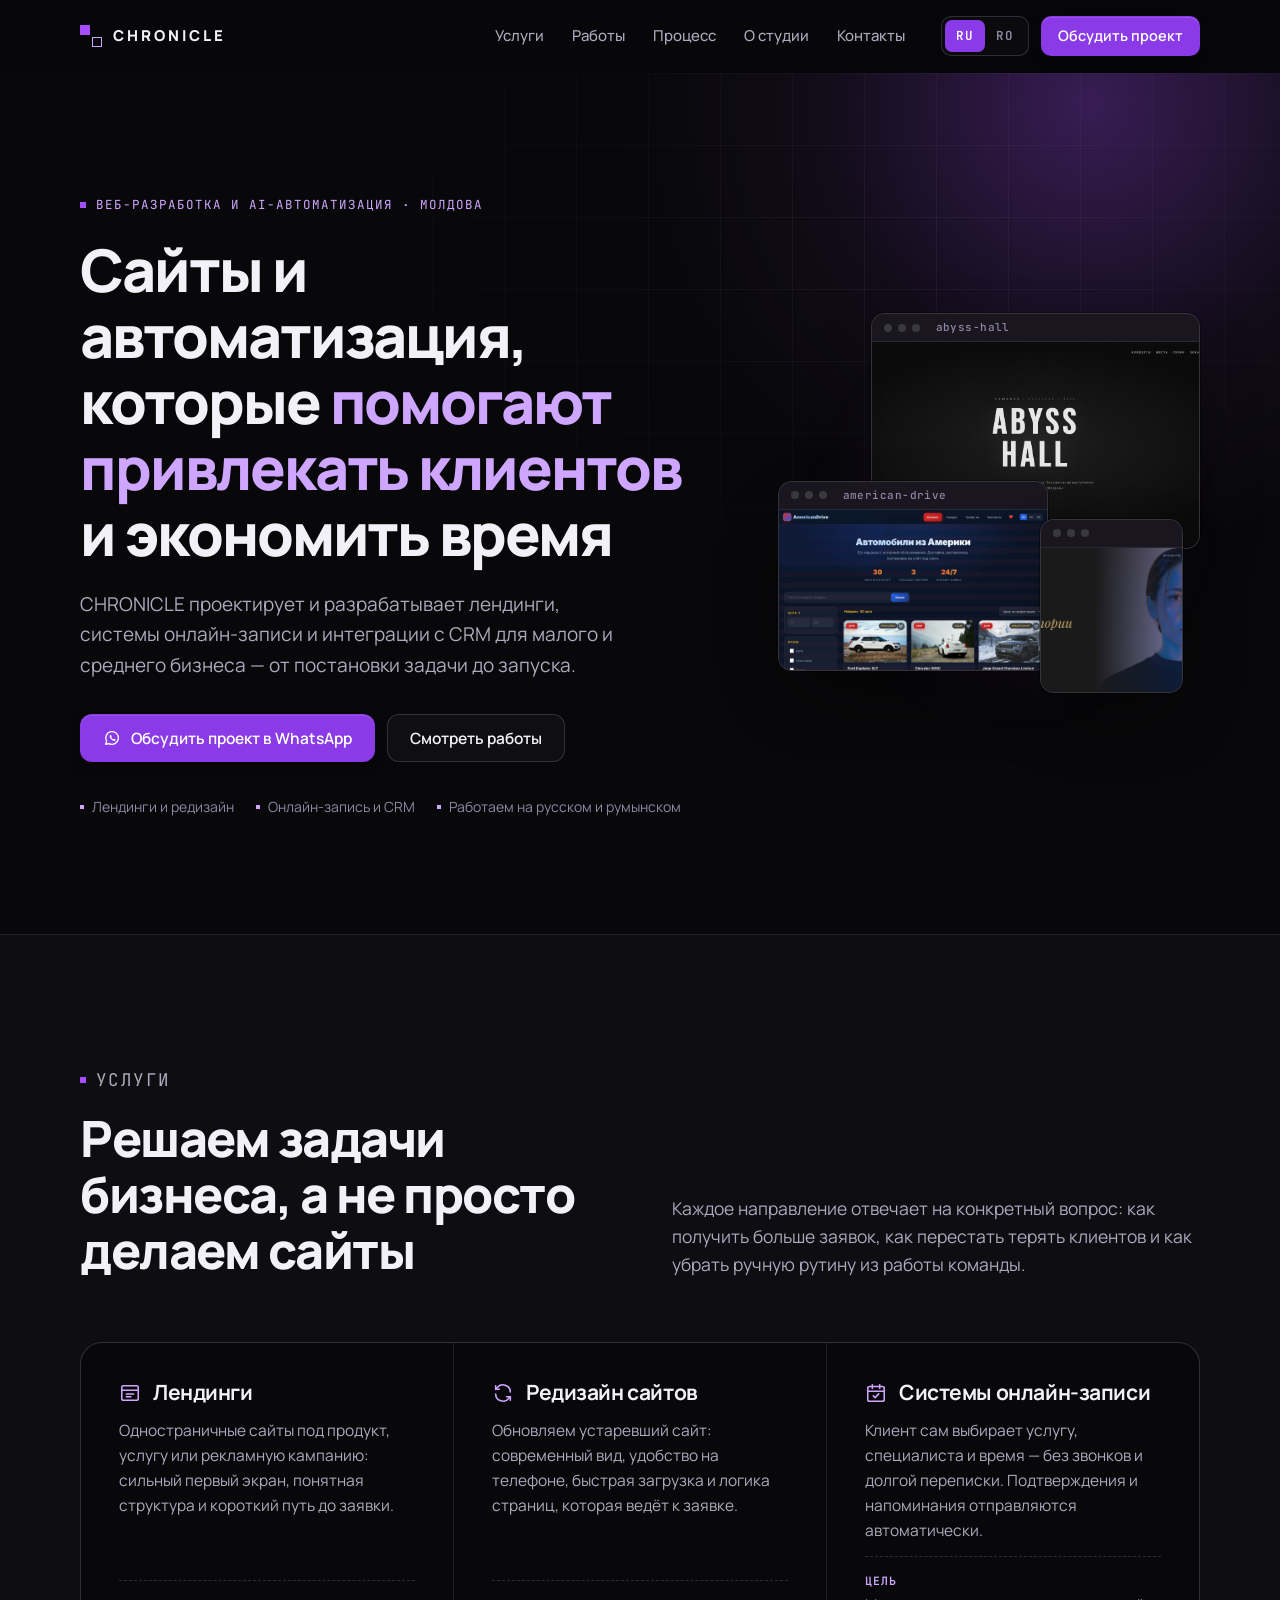
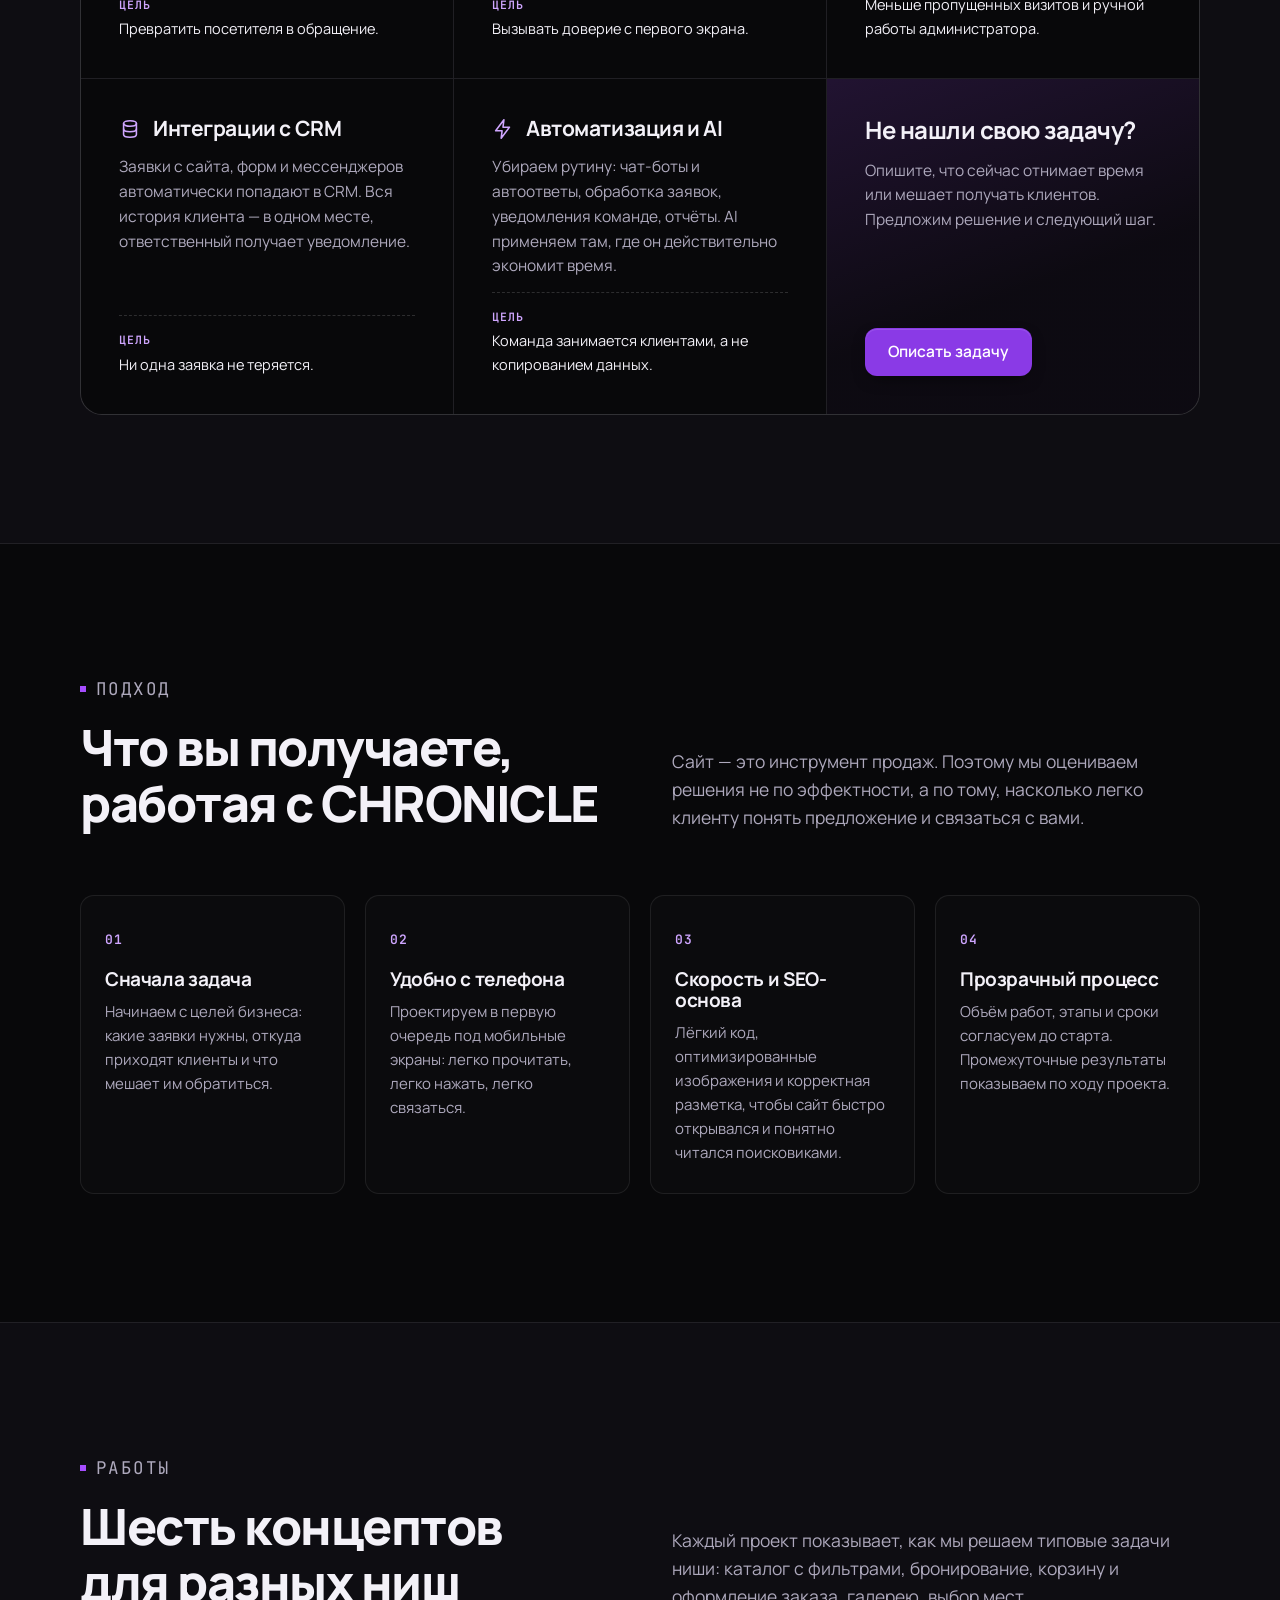
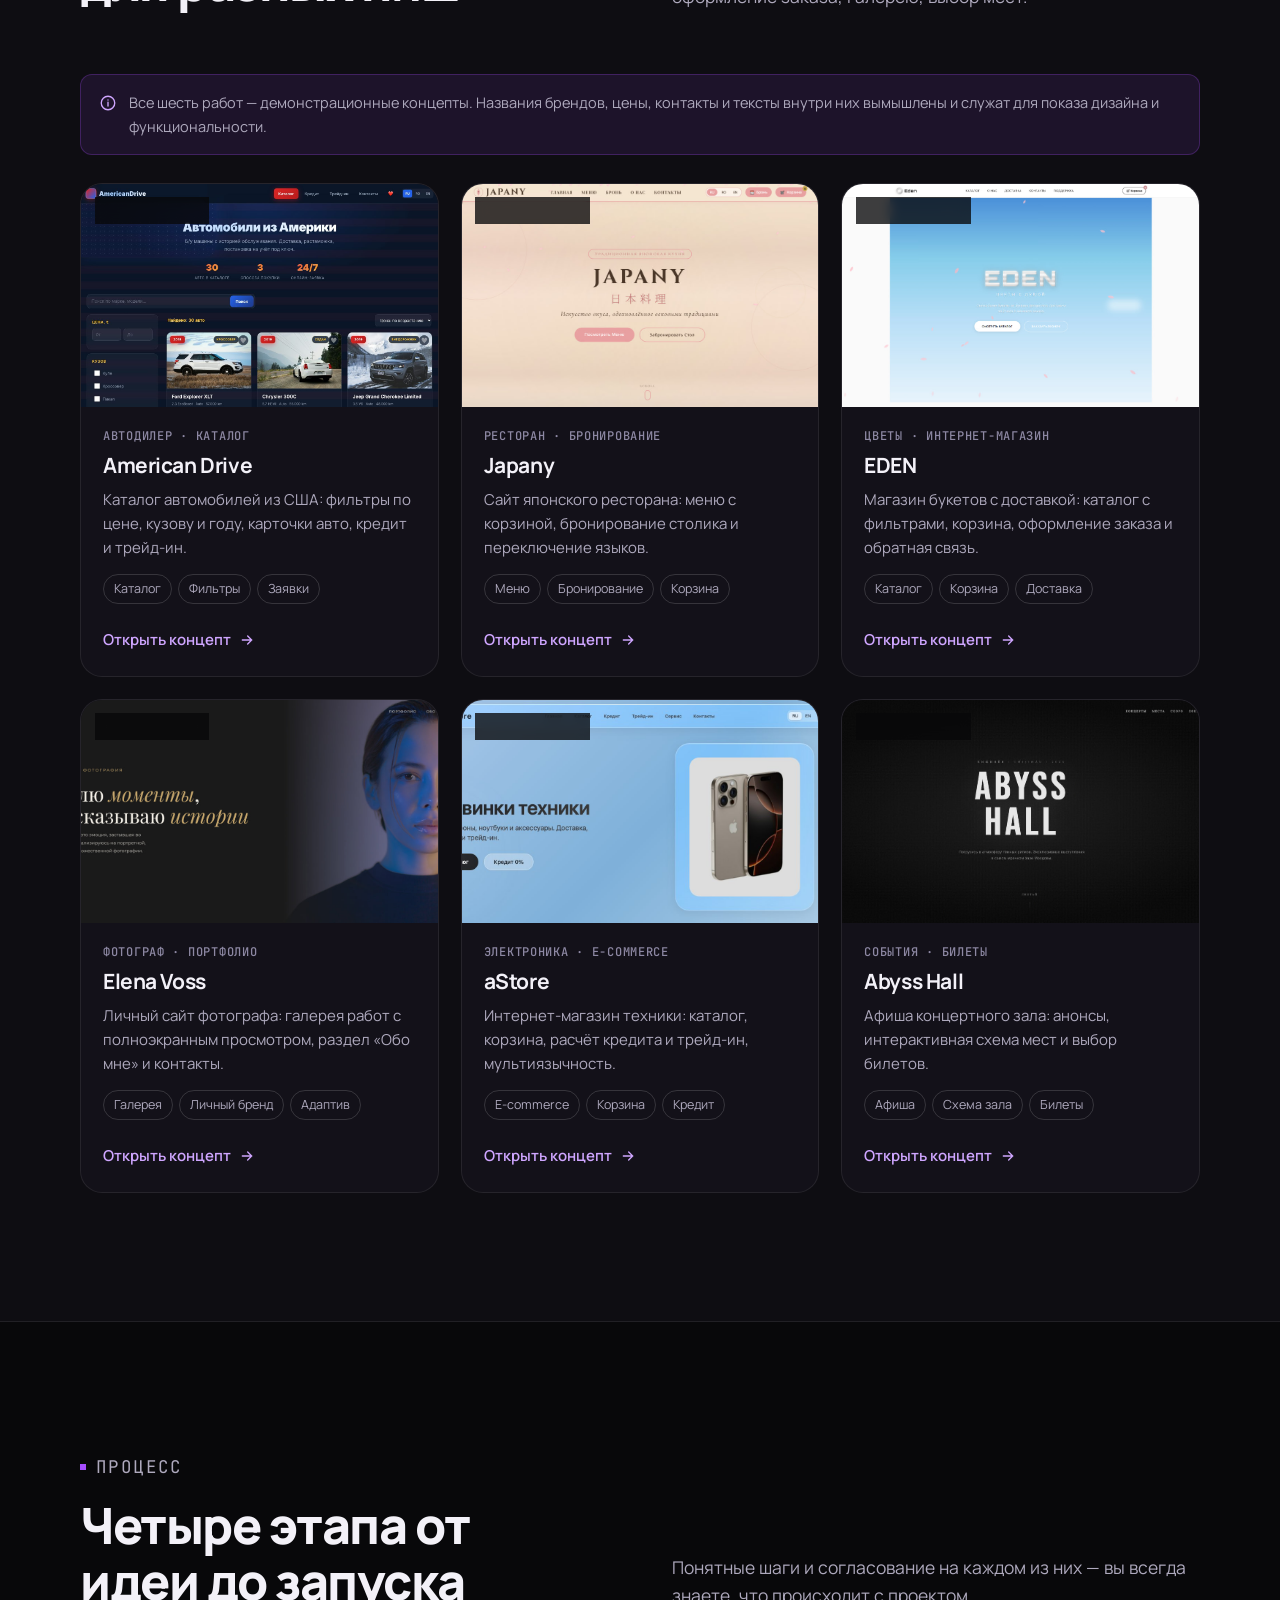
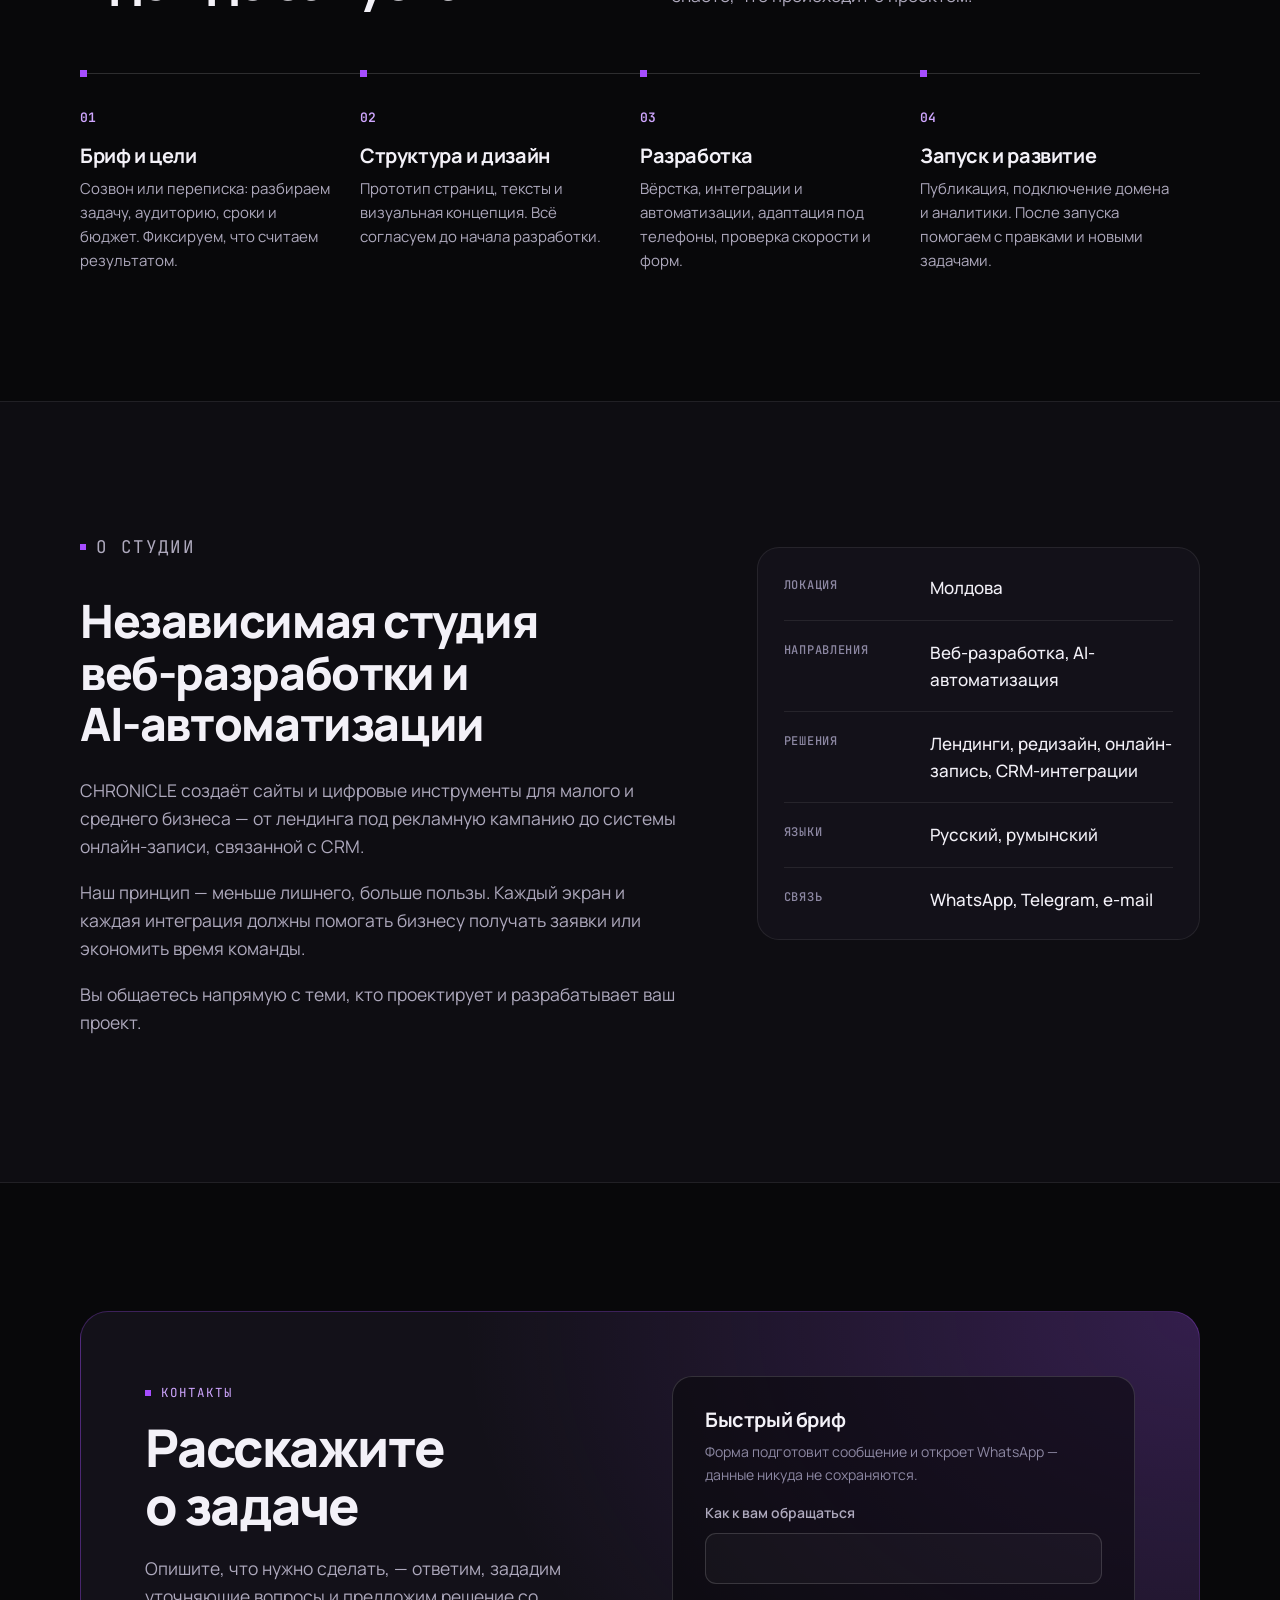
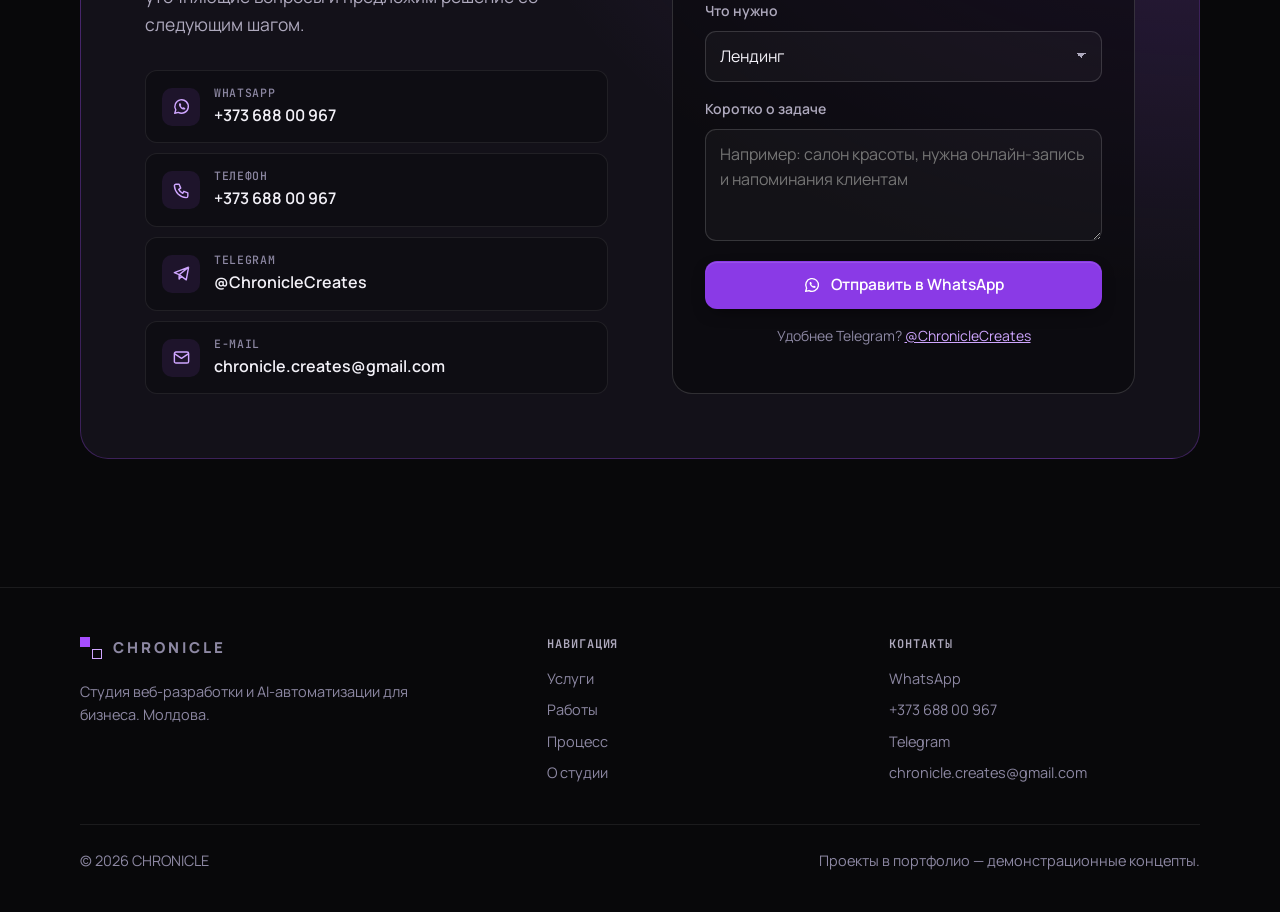
<file: index.html>
<!DOCTYPE html>
<html lang="ru">
<head>
  <meta charset="UTF-8">
  <meta name="viewport" content="width=device-width, initial-scale=1">
  <title>CHRONICLE — веб-разработка и AI-автоматизация для бизнеса в Молдове</title>
  <meta name="description" content="CHRONICLE — студия веб-разработки и AI-автоматизации из Молдовы. Лендинги, редизайн сайтов, системы онлайн-записи, интеграции с CRM и автоматизация бизнес-процессов.">
  <meta name="theme-color" content="#08080a">
  <script>document.documentElement.classList.add('js')</script>
  <link rel="canonical" href="https://chronicle114.github.io/portfolio/">
  <link rel="alternate" hreflang="ru" href="https://chronicle114.github.io/portfolio/">
  <link rel="alternate" hreflang="ro" href="https://chronicle114.github.io/portfolio/?lang=ro">
  <link rel="alternate" hreflang="x-default" href="https://chronicle114.github.io/portfolio/">
  <link rel="icon" href="favicon.svg" type="image/svg+xml">

  <meta property="og:type" content="website">
  <meta property="og:site_name" content="CHRONICLE">
  <meta property="og:title" content="CHRONICLE — веб-разработка и AI-автоматизация для бизнеса">
  <meta property="og:description" content="Лендинги, редизайн, системы онлайн-записи, интеграции с CRM и автоматизация бизнес-процессов. Молдова.">
  <meta property="og:url" content="https://chronicle114.github.io/portfolio/">
  <meta property="og:image" content="https://chronicle114.github.io/portfolio/images/og-cover.jpg">
  <meta property="og:locale" content="ru_RU">
  <meta property="og:locale:alternate" content="ro_RO">
  <meta name="twitter:card" content="summary_large_image">

  <link rel="preconnect" href="https://fonts.googleapis.com">
  <link rel="preconnect" href="https://fonts.gstatic.com" crossorigin>
  <link href="https://fonts.googleapis.com/css2?family=Manrope:wght@400;500;600;700;800&family=JetBrains+Mono:wght@500;600&display=swap" rel="stylesheet">
  <link rel="stylesheet" href="assets/css/site.css">

  <script type="application/ld+json">
  {
    "@context": "https://schema.org",
    "@type": "ProfessionalService",
    "name": "CHRONICLE",
    "description": "Студия веб-разработки и AI-автоматизации: лендинги, редизайн сайтов, системы онлайн-записи, интеграции с CRM, автоматизация бизнес-процессов.",
    "url": "https://chronicle114.github.io/portfolio/",
    "telephone": "+37368800967",
    "email": "chronicle.creates@gmail.com",
    "areaServed": "MD",
    "address": { "@type": "PostalAddress", "addressCountry": "MD" },
    "availableLanguage": ["ru", "ro"],
    "sameAs": ["https://t.me/ChronicleCreates"]
  }
  </script>
</head>
<body>
  <a class="skip-link" href="#main" data-i18n="skip">Перейти к содержанию</a>

  <header class="site-header" id="top">
    <div class="container header-inner">
      <a class="logo" href="#top" aria-label="CHRONICLE — на главную" data-i18n-attr="aria-label:logo_label">
        <span class="logo-mark" aria-hidden="true"></span>CHRONICLE
      </a>

      <nav class="main-nav" aria-label="Основная навигация" data-i18n-attr="aria-label:nav_label">
        <ul>
          <li><a href="#services" data-i18n="nav_services">Услуги</a></li>
          <li><a href="#work" data-i18n="nav_work">Работы</a></li>
          <li><a href="#process" data-i18n="nav_process">Процесс</a></li>
          <li><a href="#about" data-i18n="nav_about">О студии</a></li>
          <li><a href="#contact" data-i18n="nav_contact">Контакты</a></li>
        </ul>
      </nav>

      <div class="header-actions">
        <div class="lang-switch" role="group" aria-label="Язык сайта" data-i18n-attr="aria-label:lang_label">
          <button type="button" data-lang="ru" aria-pressed="true" lang="ru">RU</button>
          <button type="button" data-lang="ro" aria-pressed="false" lang="ro">RO</button>
        </div>
        <a class="btn btn-primary btn-sm" href="https://wa.me/37368800967" target="_blank" rel="noopener" data-i18n="cta_header">Обсудить проект</a>
        <button class="menu-toggle" type="button" aria-expanded="false" aria-controls="mobile-panel" aria-label="Открыть меню" data-i18n-attr="aria-label:menu_open">
          <span aria-hidden="true"></span>
        </button>
      </div>
    </div>
  </header>

  <div class="mobile-panel" id="mobile-panel" hidden>
    <nav aria-label="Мобильная навигация" data-i18n-attr="aria-label:nav_label_mobile">
      <a href="#services" data-i18n="nav_services">Услуги</a>
      <a href="#work" data-i18n="nav_work">Работы</a>
      <a href="#process" data-i18n="nav_process">Процесс</a>
      <a href="#about" data-i18n="nav_about">О студии</a>
      <a href="#contact" data-i18n="nav_contact">Контакты</a>
    </nav>
    <div class="panel-foot">
      <a class="btn btn-primary" href="https://wa.me/37368800967" target="_blank" rel="noopener">
        <svg viewBox="0 0 24 24" fill="none" stroke="currentColor" stroke-width="1.8" aria-hidden="true"><path d="M3.5 20.5l1.3-4.2A8.5 8.5 0 1 1 8 19.4z" stroke-linejoin="round"/><path d="M9 8.6c.2-.6.5-.7.9-.7h.5c.2 0 .4.1.5.4l.7 1.6c.1.3 0 .5-.1.7l-.5.6c.6 1.1 1.4 1.9 2.5 2.5l.6-.5c.2-.2.4-.2.7-.1l1.6.7c.3.1.4.3.4.5v.5c0 .4-.1.7-.7.9-1.4.5-3.4-.1-5.2-1.9S8.5 10 9 8.6z" fill="currentColor" stroke="none"/></svg>
        <span data-i18n="cta_whatsapp">Написать в WhatsApp</span>
      </a>
      <a class="btn btn-ghost" href="tel:+37368800967">+373 688 00 967</a>
    </div>
  </div>

  <main id="main">
    <!-- HERO -->
    <section class="hero" aria-labelledby="hero-title">
      <div class="hero-bg" aria-hidden="true"></div>
      <div class="container hero-grid">
        <div>
          <p class="eyebrow" data-i18n="hero_eyebrow">Веб-разработка и AI-автоматизация · Молдова</p>
          <h1 id="hero-title" data-i18n-html="hero_title">Сайты и автоматизация, которые <em>помогают привлекать клиентов</em> и&nbsp;экономить время</h1>
          <p class="hero-lead" data-i18n="hero_lead">CHRONICLE проектирует и разрабатывает лендинги, системы онлайн-записи и интеграции с CRM для малого и среднего бизнеса — от постановки задачи до запуска.</p>
          <div class="hero-ctas">
            <a class="btn btn-primary" href="https://wa.me/37368800967" target="_blank" rel="noopener">
              <svg viewBox="0 0 24 24" fill="none" stroke="currentColor" stroke-width="1.8" aria-hidden="true"><path d="M3.5 20.5l1.3-4.2A8.5 8.5 0 1 1 8 19.4z" stroke-linejoin="round"/><path d="M9 8.6c.2-.6.5-.7.9-.7h.5c.2 0 .4.1.5.4l.7 1.6c.1.3 0 .5-.1.7l-.5.6c.6 1.1 1.4 1.9 2.5 2.5l.6-.5c.2-.2.4-.2.7-.1l1.6.7c.3.1.4.3.4.5v.5c0 .4-.1.7-.7.9-1.4.5-3.4-.1-5.2-1.9S8.5 10 9 8.6z" fill="currentColor" stroke="none"/></svg>
              <span data-i18n="cta_whatsapp_long">Обсудить проект в WhatsApp</span>
            </a>
            <a class="btn btn-ghost" href="#work" data-i18n="cta_work">Смотреть работы</a>
          </div>
          <ul class="hero-meta">
            <li data-i18n="meta_1">Лендинги и редизайн</li>
            <li data-i18n="meta_2">Онлайн-запись и CRM</li>
            <li data-i18n="meta_3">Работаем на русском и румынском</li>
          </ul>
        </div>

        <div class="hero-visual" aria-hidden="true">
          <div class="frame frame-1"><div class="frame-bar"><i></i><i></i><i></i><b>abyss-hall</b></div><img src="images/project6.jpg" alt="" width="1280" height="610" fetchpriority="high"></div>
          <div class="frame frame-2"><div class="frame-bar"><i></i><i></i><i></i><b>american-drive</b></div><img src="images/project1.jpg" alt="" width="1280" height="795"></div>
          <div class="frame frame-3"><div class="frame-bar"><i></i><i></i><i></i></div><img src="images/project4.jpg" alt="" width="1280" height="610" style="object-position: 70% top"></div>
        </div>
      </div>
    </section>

    <!-- SERVICES -->
    <section class="section section-alt" id="services" aria-labelledby="services-title">
      <div class="container">
        <div class="section-head reveal">
          <div>
            <p class="eyebrow" data-i18n="services_eyebrow">Услуги</p>
            <h2 id="services-title" data-i18n="services_title">Решаем задачи бизнеса, а не просто делаем сайты</h2>
          </div>
          <p data-i18n="services_lead">Каждое направление отвечает на конкретный вопрос: как получить больше заявок, как перестать терять клиентов и как убрать ручную рутину из работы команды.</p>
        </div>

        <div class="services-grid">
          <article class="service reveal">
            <div class="service-head"><span class="service-icon" aria-hidden="true"><svg viewBox="0 0 24 24" fill="none" stroke="currentColor" stroke-width="1.7" stroke-linecap="round"><rect x="3" y="4" width="18" height="16" rx="2"/><path d="M3 9h18M8 13h8M8 16h5"/></svg></span><h3 data-i18n="s1_title">Лендинги</h3></div>
            <p data-i18n="s1_text">Одностраничные сайты под продукт, услугу или рекламную кампанию: сильный первый экран, понятная структура и короткий путь до заявки.</p>
            <p class="goal"><span class="goal-k" data-i18n="goal">Цель</span><span data-i18n="s1_goal">Превратить посетителя в обращение.</span></p>
          </article>
          <article class="service reveal">
            <div class="service-head"><span class="service-icon" aria-hidden="true"><svg viewBox="0 0 24 24" fill="none" stroke="currentColor" stroke-width="1.7" stroke-linecap="round" stroke-linejoin="round"><path d="M20 11a8 8 0 0 0-14.5-4.6L4 8"/><path d="M4 4v4h4"/><path d="M4 13a8 8 0 0 0 14.5 4.6L20 16"/><path d="M20 20v-4h-4"/></svg></span><h3 data-i18n="s2_title">Редизайн сайтов</h3></div>
            <p data-i18n="s2_text">Обновляем устаревший сайт: современный вид, удобство на телефоне, быстрая загрузка и логика страниц, которая ведёт к заявке.</p>
            <p class="goal"><span class="goal-k" data-i18n="goal">Цель</span><span data-i18n="s2_goal">Вызывать доверие с первого экрана.</span></p>
          </article>
          <article class="service reveal">
            <div class="service-head"><span class="service-icon" aria-hidden="true"><svg viewBox="0 0 24 24" fill="none" stroke="currentColor" stroke-width="1.7" stroke-linecap="round"><rect x="3" y="5" width="18" height="16" rx="2"/><path d="M3 10h18M8 3v4M16 3v4"/><path d="M9 15l2 2 4-4" stroke-linejoin="round"/></svg></span><h3 data-i18n="s3_title">Системы онлайн-записи</h3></div>
            <p data-i18n="s3_text">Клиент сам выбирает услугу, специалиста и время — без звонков и долгой переписки. Подтверждения и напоминания отправляются автоматически.</p>
            <p class="goal"><span class="goal-k" data-i18n="goal">Цель</span><span data-i18n="s3_goal">Меньше пропущенных визитов и ручной работы администратора.</span></p>
          </article>
          <article class="service reveal">
            <div class="service-head"><span class="service-icon" aria-hidden="true"><svg viewBox="0 0 24 24" fill="none" stroke="currentColor" stroke-width="1.7" stroke-linecap="round"><ellipse cx="12" cy="6" rx="7" ry="3"/><path d="M5 6v6c0 1.7 3.1 3 7 3s7-1.3 7-3V6"/><path d="M5 12v6c0 1.7 3.1 3 7 3s7-1.3 7-3v-6"/></svg></span><h3 data-i18n="s4_title">Интеграции с CRM</h3></div>
            <p data-i18n="s4_text">Заявки с сайта, форм и мессенджеров автоматически попадают в CRM. Вся история клиента — в одном месте, ответственный получает уведомление.</p>
            <p class="goal"><span class="goal-k" data-i18n="goal">Цель</span><span data-i18n="s4_goal">Ни одна заявка не теряется.</span></p>
          </article>
          <article class="service reveal">
            <div class="service-head"><span class="service-icon" aria-hidden="true"><svg viewBox="0 0 24 24" fill="none" stroke="currentColor" stroke-width="1.7" stroke-linecap="round" stroke-linejoin="round"><path d="M13 2L4 14h7l-1 8 9-12h-7z"/></svg></span><h3 data-i18n="s5_title">Автоматизация и AI</h3></div>
            <p data-i18n="s5_text">Убираем рутину: чат-боты и автоответы, обработка заявок, уведомления команде, отчёты. AI применяем там, где он действительно экономит время.</p>
            <p class="goal"><span class="goal-k" data-i18n="goal">Цель</span><span data-i18n="s5_goal">Команда занимается клиентами, а не копированием данных.</span></p>
          </article>
          <article class="service service-cta reveal">
            <div>
              <h3 data-i18n="s6_title">Не нашли свою задачу?</h3>
              <p style="margin-top:14px" data-i18n="s6_text">Опишите, что сейчас отнимает время или мешает получать клиентов. Предложим решение и следующий шаг.</p>
            </div>
            <a class="btn btn-primary" href="#contact" data-i18n="s6_cta">Описать задачу</a>
          </article>
        </div>
      </div>
    </section>

    <!-- VALUE -->
    <section class="section" aria-labelledby="value-title">
      <div class="container">
        <div class="section-head reveal">
          <div>
            <p class="eyebrow" data-i18n="value_eyebrow">Подход</p>
            <h2 id="value-title" data-i18n="value_title">Что вы получаете, работая с CHRONICLE</h2>
          </div>
          <p data-i18n="value_lead">Сайт — это инструмент продаж. Поэтому мы оцениваем решения не по эффектности, а по тому, насколько легко клиенту понять предложение и связаться с вами.</p>
        </div>
        <div class="value-grid">
          <div class="value reveal"><span class="num">01</span><h3 data-i18n="v1_title">Сначала задача</h3><p data-i18n="v1_text">Начинаем с целей бизнеса: какие заявки нужны, откуда приходят клиенты и что мешает им обратиться.</p></div>
          <div class="value reveal"><span class="num">02</span><h3 data-i18n="v2_title">Удобно с телефона</h3><p data-i18n="v2_text">Проектируем в первую очередь под мобильные экраны: легко прочитать, легко нажать, легко связаться.</p></div>
          <div class="value reveal"><span class="num">03</span><h3 data-i18n="v3_title">Скорость и SEO-основа</h3><p data-i18n="v3_text">Лёгкий код, оптимизированные изображения и корректная разметка, чтобы сайт быстро открывался и понятно читался поисковиками.</p></div>
          <div class="value reveal"><span class="num">04</span><h3 data-i18n="v4_title">Прозрачный процесс</h3><p data-i18n="v4_text">Объём работ, этапы и сроки согласуем до старта. Промежуточные результаты показываем по ходу проекта.</p></div>
        </div>
      </div>
    </section>

    <!-- WORK -->
    <section class="section section-alt" id="work" aria-labelledby="work-title">
      <div class="container">
        <div class="section-head reveal">
          <div>
            <p class="eyebrow" data-i18n="work_eyebrow">Работы</p>
            <h2 id="work-title" data-i18n="work_title">Шесть концептов для разных ниш</h2>
          </div>
          <p data-i18n="work_lead">Каждый проект показывает, как мы решаем типовые задачи ниши: каталог с фильтрами, бронирование, корзину и оформление заказа, галерею, выбор мест.</p>
        </div>

        <p class="work-note reveal">
          <svg viewBox="0 0 24 24" fill="none" stroke="currentColor" stroke-width="1.8" stroke-linecap="round" aria-hidden="true"><circle cx="12" cy="12" r="9"/><path d="M12 11v5M12 8h.01"/></svg>
          <span data-i18n="work_note">Все шесть работ — демонстрационные концепты. Названия брендов, цены, контакты и тексты внутри них вымышлены и служат для показа дизайна и функциональности.</span>
        </p>

        <div class="work-grid">
          <a class="work-card reveal" href="project1.html">
            <div class="work-media"><img src="images/project1.jpg" alt="Главный экран концепта American Drive: каталог автомобилей с фильтрами" data-i18n-attr="alt:p1_alt" width="1280" height="795" loading="lazy"><span class="badge" data-i18n="badge_demo">Демо-концепт</span></div>
            <div class="work-body">
              <span class="work-niche" data-i18n="p1_niche">Автодилер · каталог</span>
              <h3>American Drive</h3>
              <p data-i18n="p1_text">Каталог автомобилей из США: фильтры по цене, кузову и году, карточки авто, кредит и трейд-ин.</p>
              <ul class="chips"><li data-i18n="c_catalog">Каталог</li><li data-i18n="c_filters">Фильтры</li><li data-i18n="c_leads">Заявки</li></ul>
              <span class="work-link"><span data-i18n="open_concept">Открыть концепт</span><svg viewBox="0 0 24 24" fill="none" stroke="currentColor" stroke-width="2" stroke-linecap="round" aria-hidden="true"><path d="M5 12h14M13 6l6 6-6 6"/></svg></span>
            </div>
          </a>
          <a class="work-card reveal" href="project2.html">
            <div class="work-media"><img src="images/project2.jpg" alt="Главный экран концепта Japany: сайт японского ресторана" data-i18n-attr="alt:p2_alt" width="1280" height="607" loading="lazy"><span class="badge" data-i18n="badge_demo">Демо-концепт</span></div>
            <div class="work-body">
              <span class="work-niche" data-i18n="p2_niche">Ресторан · бронирование</span>
              <h3>Japany</h3>
              <p data-i18n="p2_text">Сайт японского ресторана: меню с корзиной, бронирование столика и переключение языков.</p>
              <ul class="chips"><li data-i18n="c_menu">Меню</li><li data-i18n="c_booking">Бронирование</li><li data-i18n="c_cart">Корзина</li></ul>
              <span class="work-link"><span data-i18n="open_concept">Открыть концепт</span><svg viewBox="0 0 24 24" fill="none" stroke="currentColor" stroke-width="2" stroke-linecap="round" aria-hidden="true"><path d="M5 12h14M13 6l6 6-6 6"/></svg></span>
            </div>
          </a>
          <a class="work-card reveal" href="project3.html">
            <div class="work-media"><img src="images/project3.jpg" alt="Главный экран концепта EDEN: доставка цветов" data-i18n-attr="alt:p3_alt" width="1280" height="643" loading="lazy"><span class="badge" data-i18n="badge_demo">Демо-концепт</span></div>
            <div class="work-body">
              <span class="work-niche" data-i18n="p3_niche">Цветы · интернет-магазин</span>
              <h3>EDEN</h3>
              <p data-i18n="p3_text">Магазин букетов с доставкой: каталог с фильтрами, корзина, оформление заказа и обратная связь.</p>
              <ul class="chips"><li data-i18n="c_catalog">Каталог</li><li data-i18n="c_cart">Корзина</li><li data-i18n="c_delivery">Доставка</li></ul>
              <span class="work-link"><span data-i18n="open_concept">Открыть концепт</span><svg viewBox="0 0 24 24" fill="none" stroke="currentColor" stroke-width="2" stroke-linecap="round" aria-hidden="true"><path d="M5 12h14M13 6l6 6-6 6"/></svg></span>
            </div>
          </a>
          <a class="work-card reveal" href="project4.html">
            <div class="work-media"><img src="images/project4.jpg" alt="Главный экран концепта ELENA VOSS: портфолио фотографа" data-i18n-attr="alt:p4_alt" width="1280" height="610" loading="lazy"><span class="badge" data-i18n="badge_demo">Демо-концепт</span></div>
            <div class="work-body">
              <span class="work-niche" data-i18n="p4_niche">Фотограф · портфолио</span>
              <h3>Elena Voss</h3>
              <p data-i18n="p4_text">Личный сайт фотографа: галерея работ с полноэкранным просмотром, раздел «Обо мне» и контакты.</p>
              <ul class="chips"><li data-i18n="c_gallery">Галерея</li><li data-i18n="c_personal">Личный бренд</li><li data-i18n="c_adaptive">Адаптив</li></ul>
              <span class="work-link"><span data-i18n="open_concept">Открыть концепт</span><svg viewBox="0 0 24 24" fill="none" stroke="currentColor" stroke-width="2" stroke-linecap="round" aria-hidden="true"><path d="M5 12h14M13 6l6 6-6 6"/></svg></span>
            </div>
          </a>
          <a class="work-card reveal" href="project5.html">
            <div class="work-media"><img src="images/project5.jpg" alt="Главный экран концепта aStore: магазин техники" data-i18n-attr="alt:p5_alt" width="1280" height="642" loading="lazy"><span class="badge" data-i18n="badge_demo">Демо-концепт</span></div>
            <div class="work-body">
              <span class="work-niche" data-i18n="p5_niche">Электроника · e-commerce</span>
              <h3>aStore</h3>
              <p data-i18n="p5_text">Интернет-магазин техники: каталог, корзина, расчёт кредита и трейд-ин, мультиязычность.</p>
              <ul class="chips"><li data-i18n="c_ecom">E-commerce</li><li data-i18n="c_cart">Корзина</li><li data-i18n="c_credit">Кредит</li></ul>
              <span class="work-link"><span data-i18n="open_concept">Открыть концепт</span><svg viewBox="0 0 24 24" fill="none" stroke="currentColor" stroke-width="2" stroke-linecap="round" aria-hidden="true"><path d="M5 12h14M13 6l6 6-6 6"/></svg></span>
            </div>
          </a>
          <a class="work-card reveal" href="project6.html">
            <div class="work-media"><img src="images/project6.jpg" alt="Главный экран концепта Abyss Hall: продажа билетов на концерты" data-i18n-attr="alt:p6_alt" width="1280" height="610" loading="lazy"><span class="badge" data-i18n="badge_demo">Демо-концепт</span></div>
            <div class="work-body">
              <span class="work-niche" data-i18n="p6_niche">События · билеты</span>
              <h3>Abyss Hall</h3>
              <p data-i18n="p6_text">Афиша концертного зала: анонсы, интерактивная схема мест и выбор билетов.</p>
              <ul class="chips"><li data-i18n="c_events">Афиша</li><li data-i18n="c_seatmap">Схема зала</li><li data-i18n="c_tickets">Билеты</li></ul>
              <span class="work-link"><span data-i18n="open_concept">Открыть концепт</span><svg viewBox="0 0 24 24" fill="none" stroke="currentColor" stroke-width="2" stroke-linecap="round" aria-hidden="true"><path d="M5 12h14M13 6l6 6-6 6"/></svg></span>
            </div>
          </a>
        </div>
      </div>
    </section>

    <!-- PROCESS -->
    <section class="section" id="process" aria-labelledby="process-title">
      <div class="container">
        <div class="section-head reveal">
          <div>
            <p class="eyebrow" data-i18n="process_eyebrow">Процесс</p>
            <h2 id="process-title" data-i18n="process_title">Четыре этапа от идеи до запуска</h2>
          </div>
          <p data-i18n="process_lead">Понятные шаги и согласование на каждом из них — вы всегда знаете, что происходит с проектом.</p>
        </div>
        <ol class="process">
          <li class="step reveal"><span class="num">01</span><h3 data-i18n="st1_title">Бриф и цели</h3><p data-i18n="st1_text">Созвон или переписка: разбираем задачу, аудиторию, сроки и бюджет. Фиксируем, что считаем результатом.</p></li>
          <li class="step reveal"><span class="num">02</span><h3 data-i18n="st2_title">Структура и дизайн</h3><p data-i18n="st2_text">Прототип страниц, тексты и визуальная концепция. Всё согласуем до начала разработки.</p></li>
          <li class="step reveal"><span class="num">03</span><h3 data-i18n="st3_title">Разработка</h3><p data-i18n="st3_text">Вёрстка, интеграции и автоматизации, адаптация под телефоны, проверка скорости и форм.</p></li>
          <li class="step reveal"><span class="num">04</span><h3 data-i18n="st4_title">Запуск и развитие</h3><p data-i18n="st4_text">Публикация, подключение домена и аналитики. После запуска помогаем с правками и новыми задачами.</p></li>
        </ol>
      </div>
    </section>

    <!-- ABOUT -->
    <section class="section section-alt" id="about" aria-labelledby="about-title">
      <div class="container about-grid">
        <div class="about-text reveal">
          <p class="eyebrow" data-i18n="about_eyebrow">О студии</p>
          <h2 id="about-title" data-i18n="about_title">Независимая студия веб-разработки и AI-автоматизации</h2>
          <p data-i18n="about_p1">CHRONICLE создаёт сайты и цифровые инструменты для малого и среднего бизнеса — от лендинга под рекламную кампанию до системы онлайн-записи, связанной с CRM.</p>
          <p data-i18n="about_p2">Наш принцип — меньше лишнего, больше пользы. Каждый экран и каждая интеграция должны помогать бизнесу получать заявки или экономить время команды.</p>
          <p data-i18n="about_p3">Вы общаетесь напрямую с теми, кто проектирует и разрабатывает ваш проект.</p>
        </div>
        <dl class="facts reveal">
          <div><dt data-i18n="f_loc_k">Локация</dt><dd data-i18n="f_loc_v">Молдова</dd></div>
          <div><dt data-i18n="f_focus_k">Направления</dt><dd data-i18n="f_focus_v">Веб-разработка, AI-автоматизация</dd></div>
          <div><dt data-i18n="f_svc_k">Решения</dt><dd data-i18n="f_svc_v">Лендинги, редизайн, онлайн-запись, CRM-интеграции</dd></div>
          <div><dt data-i18n="f_lang_k">Языки</dt><dd data-i18n="f_lang_v">Русский, румынский</dd></div>
          <div><dt data-i18n="f_contact_k">Связь</dt><dd>WhatsApp, Telegram, e-mail</dd></div>
        </dl>
      </div>
    </section>

    <!-- CONTACT -->
    <section class="section" id="contact" aria-labelledby="contact-title">
      <div class="container">
        <div class="contact-wrap reveal">
          <div>
            <p class="eyebrow" data-i18n="contact_eyebrow">Контакты</p>
            <h2 id="contact-title" data-i18n="contact_title">Расскажите о задаче</h2>
            <p class="lead" data-i18n="contact_lead">Опишите, что нужно сделать, — ответим, зададим уточняющие вопросы и предложим решение со следующим шагом.</p>
            <ul class="contact-list">
              <li><a href="https://wa.me/37368800967" target="_blank" rel="noopener">
                <span class="ic" aria-hidden="true"><svg viewBox="0 0 24 24" fill="none" stroke="currentColor" stroke-width="1.8"><path d="M3.5 20.5l1.3-4.2A8.5 8.5 0 1 1 8 19.4z" stroke-linejoin="round"/><path d="M9 8.6c.2-.6.5-.7.9-.7h.5c.2 0 .4.1.5.4l.7 1.6c.1.3 0 .5-.1.7l-.5.6c.6 1.1 1.4 1.9 2.5 2.5l.6-.5c.2-.2.4-.2.7-.1l1.6.7c.3.1.4.3.4.5v.5c0 .4-.1.7-.7.9-1.4.5-3.4-.1-5.2-1.9S8.5 10 9 8.6z" fill="currentColor" stroke="none"/></svg></span>
                <span><small>WhatsApp</small><strong>+373 688 00 967</strong></span></a></li>
              <li><a href="tel:+37368800967">
                <span class="ic" aria-hidden="true"><svg viewBox="0 0 24 24" fill="none" stroke="currentColor" stroke-width="1.8" stroke-linejoin="round"><path d="M5 4h4l2 5-2.5 1.5a11 11 0 0 0 5 5L15 13l5 2v4a2 2 0 0 1-2 2A16 16 0 0 1 3 6a2 2 0 0 1 2-2z"/></svg></span>
                <span><small data-i18n="phone">Телефон</small><strong>+373 688 00 967</strong></span></a></li>
              <li><a href="https://t.me/ChronicleCreates" target="_blank" rel="noopener">
                <span class="ic" aria-hidden="true"><svg viewBox="0 0 24 24" fill="none" stroke="currentColor" stroke-width="1.8" stroke-linejoin="round"><path d="M21 4L3 11l6 2.5M21 4l-3 16-9-6.5M21 4L9 13.5V19l3-3.5"/></svg></span>
                <span><small>Telegram</small><strong>@ChronicleCreates</strong></span></a></li>
              <li><a href="mailto:chronicle.creates@gmail.com">
                <span class="ic" aria-hidden="true"><svg viewBox="0 0 24 24" fill="none" stroke="currentColor" stroke-width="1.8" stroke-linejoin="round"><rect x="3" y="5" width="18" height="14" rx="2"/><path d="M3 7l9 6 9-6"/></svg></span>
                <span><small>E-mail</small><strong>chronicle.creates<wbr>@gmail.com</strong></span></a></li>
            </ul>
          </div>

          <form class="brief" id="brief-form" novalidate>
            <h3 data-i18n="form_title">Быстрый бриф</h3>
            <p class="hint" data-i18n="form_hint">Форма подготовит сообщение и откроет WhatsApp — данные никуда не сохраняются.</p>
            <div class="field">
              <label for="f-name" data-i18n="form_name">Как к вам обращаться</label>
              <input id="f-name" name="name" type="text" autocomplete="name" required>
            </div>
            <div class="field">
              <label for="f-type" data-i18n="form_type">Что нужно</label>
              <select id="f-type" name="type">
                <option value="landing" data-i18n="opt_landing">Лендинг</option>
                <option value="redesign" data-i18n="opt_redesign">Редизайн сайта</option>
                <option value="booking" data-i18n="opt_booking">Система онлайн-записи</option>
                <option value="crm" data-i18n="opt_crm">Интеграция с CRM</option>
                <option value="automation" data-i18n="opt_automation">Автоматизация / AI</option>
                <option value="other" data-i18n="opt_other">Другое</option>
              </select>
            </div>
            <div class="field">
              <label for="f-msg" data-i18n="form_msg">Коротко о задаче</label>
              <textarea id="f-msg" name="message" placeholder="Например: салон красоты, нужна онлайн-запись и напоминания клиентам" data-i18n-attr="placeholder:form_msg_ph"></textarea>
            </div>
            <button class="btn btn-primary" type="submit">
              <svg viewBox="0 0 24 24" fill="none" stroke="currentColor" stroke-width="1.8" aria-hidden="true"><path d="M3.5 20.5l1.3-4.2A8.5 8.5 0 1 1 8 19.4z" stroke-linejoin="round"/><path d="M9 8.6c.2-.6.5-.7.9-.7h.5c.2 0 .4.1.5.4l.7 1.6c.1.3 0 .5-.1.7l-.5.6c.6 1.1 1.4 1.9 2.5 2.5l.6-.5c.2-.2.4-.2.7-.1l1.6.7c.3.1.4.3.4.5v.5c0 .4-.1.7-.7.9-1.4.5-3.4-.1-5.2-1.9S8.5 10 9 8.6z" fill="currentColor" stroke="none"/></svg>
              <span data-i18n="form_submit">Отправить в WhatsApp</span>
            </button>
            <p class="alt"><span data-i18n="form_alt">Удобнее Telegram?</span> <a href="https://t.me/ChronicleCreates" target="_blank" rel="noopener">@ChronicleCreates</a></p>
          </form>
        </div>
      </div>
    </section>
  </main>

  <footer class="site-footer">
    <div class="container">
      <div class="footer-grid">
        <div>
          <a class="logo" href="#top" aria-label="CHRONICLE — наверх" data-i18n-attr="aria-label:logo_top"><span class="logo-mark" aria-hidden="true"></span>CHRONICLE</a>
          <p data-i18n="footer_text">Студия веб-разработки и AI-автоматизации для бизнеса. Молдова.</p>
        </div>
        <div>
          <h4 data-i18n="footer_nav">Навигация</h4>
          <ul>
            <li><a href="#services" data-i18n="nav_services">Услуги</a></li>
            <li><a href="#work" data-i18n="nav_work">Работы</a></li>
            <li><a href="#process" data-i18n="nav_process">Процесс</a></li>
            <li><a href="#about" data-i18n="nav_about">О студии</a></li>
          </ul>
        </div>
        <div>
          <h4 data-i18n="nav_contact">Контакты</h4>
          <ul>
            <li><a href="https://wa.me/37368800967" target="_blank" rel="noopener">WhatsApp</a></li>
            <li><a href="tel:+37368800967">+373 688 00 967</a></li>
            <li><a href="https://t.me/ChronicleCreates" target="_blank" rel="noopener">Telegram</a></li>
            <li><a href="mailto:chronicle.creates@gmail.com">chronicle.creates@gmail.com</a></li>
          </ul>
        </div>
      </div>
      <div class="footer-bottom">
        <span>© <span id="year">2026</span> CHRONICLE</span>
        <span data-i18n="footer_demo">Проекты в портфолио — демонстрационные концепты.</span>
      </div>
    </div>
    <a class="fab-wa" href="https://wa.me/37368800967" target="_blank" rel="noopener" aria-label="Написать в WhatsApp" data-i18n-attr="aria-label:cta_whatsapp">
      <svg viewBox="0 0 24 24" fill="none" stroke="currentColor" stroke-width="1.8" aria-hidden="true"><path d="M3.5 20.5l1.3-4.2A8.5 8.5 0 1 1 8 19.4z" stroke-linejoin="round"/><path d="M9 8.6c.2-.6.5-.7.9-.7h.5c.2 0 .4.1.5.4l.7 1.6c.1.3 0 .5-.1.7l-.5.6c.6 1.1 1.4 1.9 2.5 2.5l.6-.5c.2-.2.4-.2.7-.1l1.6.7c.3.1.4.3.4.5v.5c0 .4-.1.7-.7.9-1.4.5-3.4-.1-5.2-1.9S8.5 10 9 8.6z" fill="currentColor" stroke="none"/></svg>
    </a>
  </footer>

  <script src="assets/js/i18n.js"></script>
  <script src="assets/js/site.js"></script>
</body>
</html>
</file>
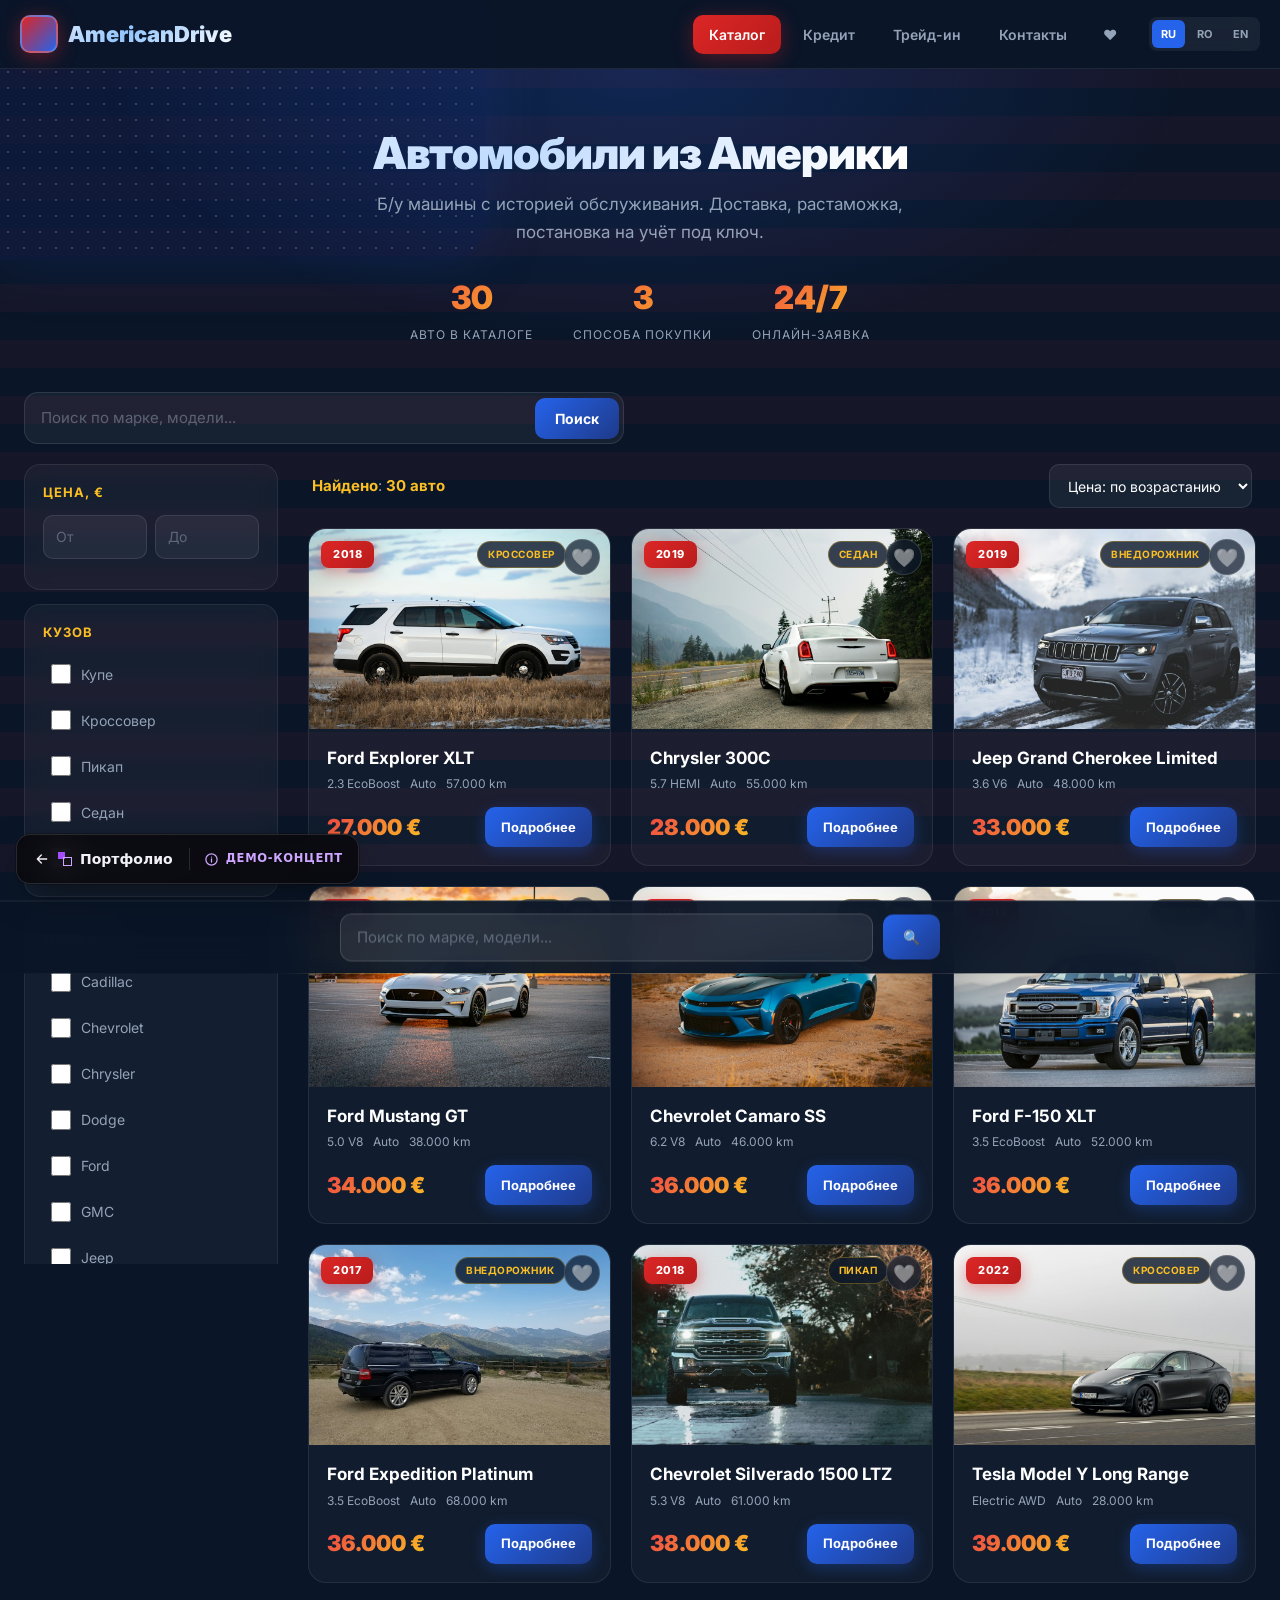
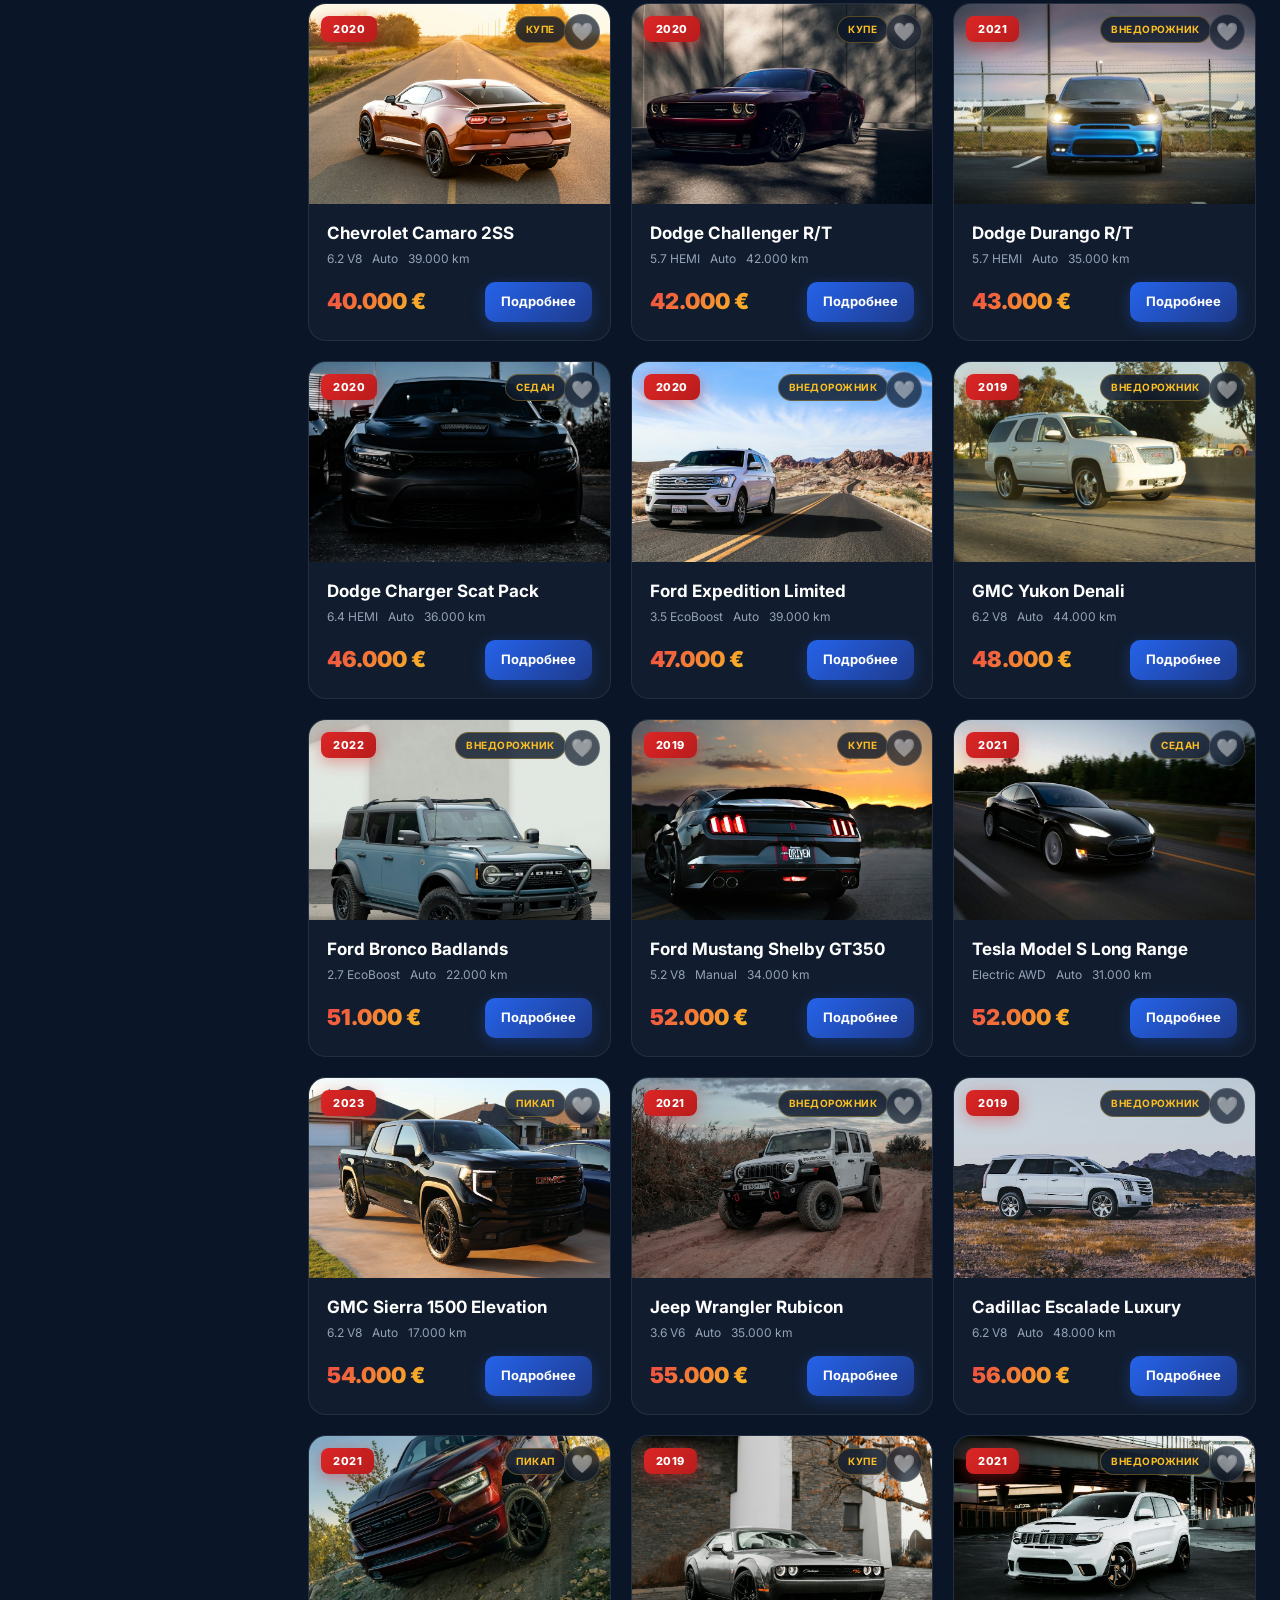
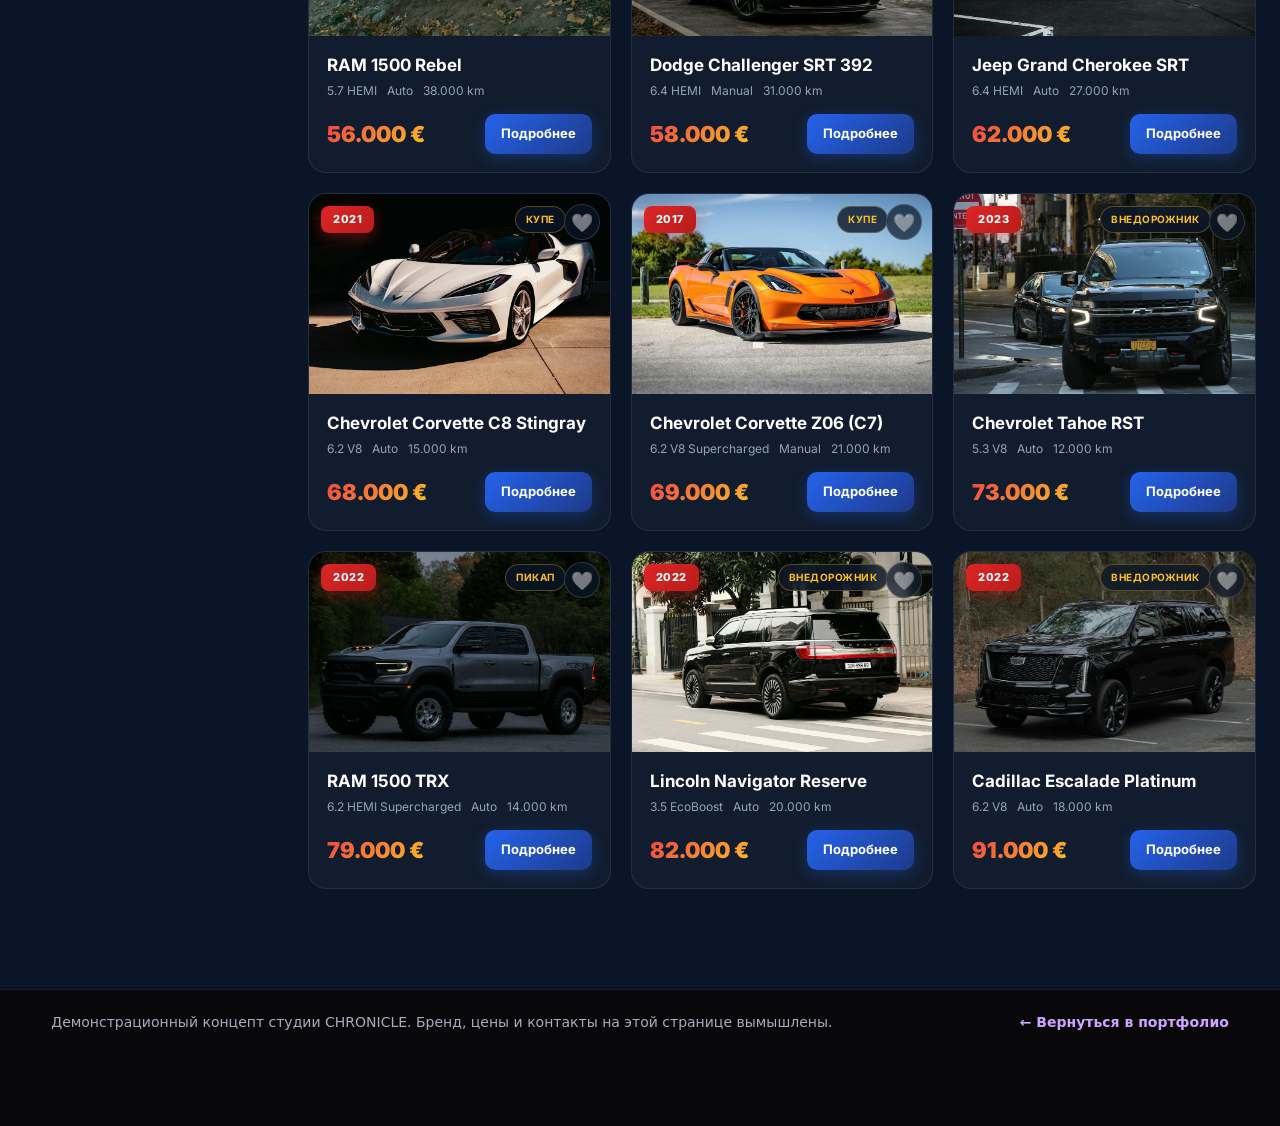
<file: project1.html>
<!DOCTYPE html>
<html lang="ru">
<head>
<meta charset="UTF-8">
<meta name="viewport" content="width=device-width, initial-scale=1.0, maximum-scale=1.0, user-scalable=no">
<link rel="preconnect" href="https://fonts.googleapis.com">
<link rel="preconnect" href="https://fonts.gstatic.com" crossorigin>
<title>AmericanDrive — Auto din SUA · Демо-концепт CHRONICLE</title>
<style>
@import url('https://fonts.googleapis.com/css2?family=Inter:wght@400;500;600;700;800;900&display=swap');
:root {
  --navy: #0a1628;
  --navy-light: #14254a;
  --blue: #1e3a8a;
  --blue-bright: #2563eb;
  --red: #dc2626;
  --red-glow: #ef4444;
  --white: #f8fafc;
  --gray: #94a3b8;
  --gold: #fbbf24;
}
* { box-sizing: border-box; margin: 0; padding: 0; -webkit-tap-highlight-color: transparent; }
html { scroll-behavior: smooth; }
body {
  font-family: 'Inter', -apple-system, BlinkMacSystemFont, sans-serif;
  background: var(--navy);
  color: var(--white);
  line-height: 1.5;
  min-height: 100vh;
  position: relative;
  overflow-x: hidden;
  -webkit-font-smoothing: antialiased;
}
body::before {
  content: '';
  position: fixed;
  inset: 0;
  background: repeating-linear-gradient(0deg, transparent 0px, transparent 28px, rgba(178,34,52,0.07) 28px, rgba(178,34,52,0.07) 56px);
  z-index: 0;
  pointer-events: none;
}
body::after {
  content: '';
  position: fixed;
  top: 0; left: 0;
  width: 38%; height: 260px;
  background: radial-gradient(circle, rgba(255,255,255,0.18) 1.2px, transparent 1.2px);
  background-size: 16px 16px;
  background-color: rgba(15,30,70,0.55);
  z-index: 0;
  pointer-events: none;
  border-bottom-right-radius: 40px;
  box-shadow: 0 0 60px rgba(30,58,138,0.3);
}
button, input, select, textarea { font: inherit; color: inherit; }

/* ===== HEADER ===== */
.header {
  position: sticky; top: 0; z-index: 100;
  background: rgba(10,22,40,0.9);
  backdrop-filter: blur(20px);
  border-bottom: 1px solid rgba(255,255,255,0.08);
}
.header-inner {
  max-width: 1440px; margin: 0 auto; padding: 0 20px;
  height: 68px; display: flex; align-items: center; justify-content: space-between;
}
.logo {
  display: flex; align-items: center; gap: 10px;
  font-size: 22px; font-weight: 900;
  background: linear-gradient(135deg, #fff 0%, #93c5fd 50%, #fff 100%);
  -webkit-background-clip: text; -webkit-text-fill-color: transparent;
  background-clip: text;
  white-space: nowrap;
}
.logo-badge {
  width: 38px; height: 38px; border-radius: 10px;
  background: linear-gradient(135deg, var(--red) 0%, var(--blue-bright) 100%);
  display: flex; align-items: center; justify-content: center;
  color: white; font-weight: 900; font-size: 14px;
  box-shadow: 0 4px 20px rgba(220,38,38,0.4);
  border: 2px solid rgba(255,255,255,0.2);
  flex-shrink: 0;
}
.desktop-nav { display: flex; align-items: center; gap: 6px; }
.nav-btn {
  padding: 9px 16px; border-radius: 10px; border: none;
  background: transparent; color: var(--gray); font-size: 14px; font-weight: 600;
  cursor: pointer; transition: all 0.25s; white-space: nowrap;
}
.nav-btn:hover { color: white; background: rgba(255,255,255,0.06); }
.nav-btn.active {
  background: linear-gradient(135deg, var(--red) 0%, #b91c1c 100%);
  color: white; box-shadow: 0 4px 20px rgba(220,38,38,0.35);
}
.fav-btn { position: relative; padding: 9px 14px; }
.fav-count {
  position: absolute; top: 2px; right: 2px;
  background: var(--gold); color: var(--navy);
  font-size: 10px; font-weight: 800; min-width: 18px; height: 18px;
  border-radius: 9px; display: flex; align-items: center; justify-content: center;
  padding: 0 5px;
}
.lang-switch {
  display: flex; gap: 3px; margin-left: 12px;
  background: rgba(255,255,255,0.06); padding: 3px; border-radius: 8px;
}
.lang-btn {
  padding: 6px 9px; border-radius: 6px; border: none; background: transparent;
  color: var(--gray); font-size: 11px; font-weight: 700; cursor: pointer;
  text-transform: uppercase; transition: all 0.2s;
}
.lang-btn:hover { color: white; }
.lang-btn.active { background: var(--blue-bright); color: white; }
.burger {
  display: none; flex-direction: column; gap: 5px;
  background: none; border: none; cursor: pointer; padding: 8px;
}
.burger span {
  display: block; width: 24px; height: 2.5px;
  background: white; border-radius: 2px; transition: all 0.3s;
}
.burger.active span:nth-child(1) { transform: rotate(45deg) translate(5px, 5px); }
.burger.active span:nth-child(2) { opacity: 0; }
.burger.active span:nth-child(3) { transform: rotate(-45deg) translate(5px, -5px); }
.mobile-nav {
  display: none; position: absolute; top: 68px; left: 0; right: 0;
  background: rgba(10,22,40,0.97); backdrop-filter: blur(20px);
  border-bottom: 1px solid rgba(255,255,255,0.1);
  padding: 16px 20px; flex-direction: column; gap: 8px;
}
.mobile-nav.active { display: flex; }
.mobile-nav .nav-btn { width: 100%; text-align: left; padding: 14px 16px; font-size: 16px; }
.mobile-nav .lang-switch { margin-left: 0; margin-top: 8px; align-self: flex-start; }

/* ===== HERO ===== */
.hero {
  position: relative; z-index: 1;
  padding: 60px 20px 48px; text-align: center;
  overflow: hidden;
}
.hero::before {
  content: ''; position: absolute; inset: 0;
  background: radial-gradient(ellipse at 50% 0%, rgba(37,99,235,0.22) 0%, transparent 60%);
  z-index: -1;
}
.hero h1 {
  font-size: 44px; font-weight: 900; margin-bottom: 14px;
  background: linear-gradient(135deg, #fff 0%, #bfdbfe 40%, #fff 70%, #fca5a5 100%);
  -webkit-background-clip: text; -webkit-text-fill-color: transparent;
  background-clip: text; letter-spacing: -1px; line-height: 1.1;
}
.hero p {
  font-size: 17px; color: var(--gray); max-width: 600px; margin: 0 auto 28px;
  line-height: 1.6;
}
.hero-stats {
  display: flex; justify-content: center; gap: 40px; margin-top: 28px;
  flex-wrap: wrap;
}
.stat { text-align: center; min-width: 100px; }
.stat-num {
  font-size: 32px; font-weight: 900;
  background: linear-gradient(135deg, var(--red-glow), var(--gold));
  -webkit-background-clip: text; -webkit-text-fill-color: transparent;
  background-clip: text;
}
.stat-label { font-size: 12px; color: var(--gray); text-transform: uppercase; letter-spacing: 1px; margin-top: 4px; }

/* ===== SEARCH BAR ===== */
.search-bar-wrap {
  max-width: 1440px; margin: 0 auto; padding: 0 24px 20px;
  position: relative; z-index: 1;
}
.search-bar {
  display: flex; align-items: center; gap: 12px;
  background: rgba(255,255,255,0.05);
  border: 1px solid rgba(255,255,255,0.1);
  border-radius: 14px; padding: 4px 4px 4px 16px;
  max-width: 600px;
}
.search-bar input {
  flex: 1; background: transparent; border: none; outline: none;
  color: white; font-size: 15px; padding: 10px 0;
}
.search-bar input::placeholder { color: rgba(148,163,184,0.5); }
.search-btn {
  padding: 10px 20px; background: linear-gradient(135deg, var(--blue-bright), var(--blue));
  border: none; border-radius: 10px; color: white; font-weight: 700; font-size: 14px;
  cursor: pointer; white-space: nowrap;
}

/* ===== FLOATING SEARCH ===== */
.floating-search {
  position: fixed; bottom: 0; left: 0; right: 0; z-index: 95;
  background: rgba(10,22,40,0.95); backdrop-filter: blur(20px);
  border-top: 1px solid rgba(255,255,255,0.1);
  padding: 12px 20px;
  transform: translateY(100%);
  transition: transform 0.35s cubic-bezier(0.4,0,0.2,1);
}
.floating-search.visible { transform: translateY(0); }
.floating-search-inner {
  max-width: 600px; margin: 0 auto;
  display: flex; gap: 10px; align-items: center;
}
.floating-search input {
  flex: 1; background: rgba(255,255,255,0.08); border: 1px solid rgba(255,255,255,0.15);
  border-radius: 12px; padding: 12px 16px; color: white; font-size: 15px; outline: none;
  transition: all 0.2s;
}
.floating-search input:focus {
  border-color: var(--blue-bright);
  box-shadow: 0 0 0 3px rgba(37,99,235,0.15);
}
.floating-search input::placeholder { color: rgba(148,163,184,0.5); }
.floating-search .search-btn {
  padding: 12px 20px; font-size: 14px;
}

/* ===== LAYOUT ===== */
.container {
  max-width: 1440px; margin: 0 auto; padding: 0 24px 100px;
  display: flex; gap: 24px; position: relative; z-index: 1;
  align-items: flex-start;
}

/* ===== SIDEBAR (sticky + independent scroll) ===== */
.sidebar {
  width: 260px; flex-shrink: 0;
  position: sticky;
  top: 84px;
  align-self: flex-start;
  max-height: calc(100vh - 100px);
  overflow-y: auto;
  overflow-x: hidden;
  padding-right: 6px;
}
/* Custom scrollbar for sidebar */
.sidebar::-webkit-scrollbar { width: 5px; }
.sidebar::-webkit-scrollbar-track { background: transparent; }
.sidebar::-webkit-scrollbar-thumb { background: rgba(255,255,255,0.12); border-radius: 10px; }
.sidebar::-webkit-scrollbar-thumb:hover { background: rgba(255,255,255,0.25); }

.sidebar-toggle {
  display: none; width: 100%; padding: 14px;
  background: linear-gradient(135deg, rgba(37,99,235,0.2), rgba(30,58,138,0.3));
  border: 1px solid rgba(37,99,235,0.3); border-radius: 12px;
  color: white; font-size: 15px; font-weight: 700; cursor: pointer;
  margin-bottom: 12px; align-items: center; justify-content: space-between;
}
.sidebar-toggle::after {
  content: '▼'; font-size: 12px; transition: transform 0.3s;
}
.sidebar-toggle.active::after { transform: rotate(180deg); }
.sidebar-inner { display: block; }
.filter-block {
  background: rgba(255,255,255,0.04);
  border: 1px solid rgba(255,255,255,0.08);
  border-radius: 16px; padding: 18px; margin-bottom: 14px;
  backdrop-filter: blur(10px);
}
.filter-title {
  font-size: 13px; font-weight: 700; margin-bottom: 12px;
  color: var(--gold); text-transform: uppercase; letter-spacing: 1px;
}
.filter-group { margin-bottom: 12px; }
.filter-label { font-size: 12px; color: var(--gray); margin-bottom: 5px; display: block; }
.filter-input, .filter-select {
  width: 100%; padding: 10px 12px;
  background: rgba(255,255,255,0.06); border: 1px solid rgba(255,255,255,0.1);
  border-radius: 10px; font-size: 14px; outline: none; color: white;
  transition: all 0.2s; min-height: 44px;
}
.filter-input:focus, .filter-select:focus {
  border-color: var(--blue-bright);
  box-shadow: 0 0 0 3px rgba(37,99,235,0.15);
}
.filter-input::placeholder { color: rgba(148,163,184,0.5); }
.price-row { display: flex; gap: 8px; }
.price-row input { width: 50%; }
.checkbox-list { display: flex; flex-direction: column; gap: 6px; }
.checkbox-item {
  display: flex; align-items: center; gap: 10px; font-size: 14px;
  cursor: pointer; padding: 6px 8px; border-radius: 8px;
  color: var(--gray); transition: all 0.2s; min-height: 40px;
}
.checkbox-item:hover { background: rgba(255,255,255,0.04); color: white; }
.checkbox-item input {
  width: 20px; height: 20px; accent-color: var(--red); cursor: pointer; flex-shrink: 0;
}
.reset-btn {
  width: 100%; padding: 12px;
  background: linear-gradient(135deg, rgba(220,38,38,0.15), rgba(37,99,235,0.15));
  border: 1px solid rgba(220,38,38,0.3); border-radius: 10px;
  font-size: 14px; font-weight: 600; cursor: pointer; color: var(--red-glow);
  transition: all 0.2s; min-height: 48px;
}
.reset-btn:hover {
  background: linear-gradient(135deg, rgba(220,38,38,0.3), rgba(37,99,235,0.3));
  border-color: var(--red); color: white;
}

/* ===== CONTENT ===== */
.content { flex: 1; min-width: 0; }
.grid-header {
  display: flex; justify-content: space-between; align-items: center;
  margin-bottom: 20px; padding: 0 4px; flex-wrap: wrap; gap: 12px;
}
.grid-count { font-size: 15px; color: var(--gray); }
.grid-count span { color: var(--gold); font-weight: 700; }
.sort-select {
  padding: 10px 14px; border-radius: 10px;
  background: rgba(255,255,255,0.06); border: 1px solid rgba(255,255,255,0.1);
  font-size: 14px; color: white; cursor: pointer; outline: none; min-height: 44px;
}
.sort-select:focus { border-color: var(--blue-bright); }

/* ===== CARDS GRID ===== */
.cars-grid {
  display: grid;
  grid-template-columns: repeat(auto-fill, minmax(300px, 1fr));
  gap: 20px;
}
.car-card {
  background: rgba(255,255,255,0.03);
  border: 1px solid rgba(255,255,255,0.08);
  border-radius: 18px; overflow: hidden; cursor: pointer;
  transition: all 0.35s cubic-bezier(0.4, 0, 0.2, 1);
  position: relative;
}
.car-card::before {
  content: ''; position: absolute; inset: 0; border-radius: 18px;
  padding: 1.5px;
  background: linear-gradient(135deg, rgba(220,38,38,0.4), rgba(37,99,235,0.4), rgba(255,255,255,0.1));
  -webkit-mask: linear-gradient(#fff 0 0) content-box, linear-gradient(#fff 0 0);
  -webkit-mask-composite: xor; mask-composite: exclude;
  opacity: 0; transition: opacity 0.35s; pointer-events: none;
}
.car-card:hover::before { opacity: 1; }
.car-card:hover {
  transform: translateY(-6px);
  box-shadow: 0 20px 50px rgba(0,0,0,0.4), 0 0 30px rgba(37,99,235,0.08);
  border-color: rgba(255,255,255,0.15);
}
.car-image-wrap {
  height: 200px; background: linear-gradient(135deg, #0f172a, #1e293b);
  overflow: hidden; position: relative;
}
.car-image {
  width: 100%; height: 100%; object-fit: cover;
  transition: transform 0.5s cubic-bezier(0.4, 0, 0.2, 1);
}
.car-card:hover .car-image { transform: scale(1.06); }
.car-badge-year {
  position: absolute; top: 12px; left: 12px;
  background: linear-gradient(135deg, var(--red), #b91c1c);
  color: white; font-size: 11px; font-weight: 800;
  padding: 5px 12px; border-radius: 8px;
  box-shadow: 0 4px 15px rgba(220,38,38,0.4);
  text-transform: uppercase; letter-spacing: 0.5px;
}
.car-badge-body {
  position: absolute; top: 12px; right: 44px;
  background: rgba(10,22,40,0.8); backdrop-filter: blur(8px);
  color: var(--gold); font-size: 10px; font-weight: 700;
  padding: 5px 10px; border-radius: 20px;
  border: 1px solid rgba(251,191,36,0.3);
  text-transform: uppercase; letter-spacing: 0.5px;
}
.fav-heart {
  position: absolute; top: 10px; right: 10px; z-index: 5;
  width: 36px; height: 36px; border-radius: 50%;
  background: rgba(10,22,40,0.7); backdrop-filter: blur(4px);
  border: 1px solid rgba(255,255,255,0.15);
  display: flex; align-items: center; justify-content: center;
  cursor: pointer; transition: all 0.2s; font-size: 18px;
  color: rgba(255,255,255,0.5); user-select: none;
}
.fav-heart:hover { background: rgba(220,38,38,0.3); transform: scale(1.1); }
.fav-heart.active { color: var(--red); background: rgba(220,38,38,0.25); border-color: rgba(220,38,38,0.5); }
.fav-heart:active { transform: scale(0.9); }
.car-info { padding: 18px; }
.car-name { font-size: 17px; font-weight: 700; margin-bottom: 6px; color: white; line-height: 1.3; }
.car-meta { font-size: 12px; color: var(--gray); margin-bottom: 14px; display: flex; gap: 10px; flex-wrap: wrap; }
.car-meta span { display: flex; align-items: center; gap: 4px; }
.car-price-row { display: flex; justify-content: space-between; align-items: center; gap: 10px; }
.car-price {
  font-size: 22px; font-weight: 900;
  background: linear-gradient(135deg, var(--red-glow), var(--gold));
  -webkit-background-clip: text; -webkit-text-fill-color: transparent;
  background-clip: text; white-space: nowrap;
}
.car-btn {
  padding: 8px 16px;
  background: linear-gradient(135deg, var(--blue-bright), var(--blue));
  color: white; border: none; border-radius: 10px;
  font-size: 13px; font-weight: 700; cursor: pointer;
  box-shadow: 0 4px 15px rgba(37,99,235,0.3);
  transition: all 0.2s; white-space: nowrap; min-height: 40px;
}
.car-btn:hover { transform: translateY(-2px); box-shadow: 0 6px 20px rgba(37,99,235,0.5); }

/* ===== DETAIL VIEW ===== */
.detail-back {
  display: inline-flex; align-items: center; gap: 8px; margin-bottom: 20px;
  color: var(--gray); font-size: 14px; cursor: pointer; border: none;
  background: rgba(255,255,255,0.04); padding: 10px 18px; border-radius: 10px;
  transition: all 0.2s; min-height: 44px;
}
.detail-back:hover { color: white; background: rgba(255,255,255,0.08); }
.detail-layout { display: flex; gap: 28px; }
.detail-gallery { flex: 1; min-width: 0; }
.detail-main-img {
  width: 100%; height: 450px; object-fit: cover; border-radius: 18px;
  background: linear-gradient(135deg, #0f172a, #1e293b);
  margin-bottom: 14px; border: 1px solid rgba(255,255,255,0.1);
}
.detail-thumbs { display: flex; gap: 10px; overflow-x: auto; padding-bottom: 4px; }
.detail-thumb {
  width: 100px; height: 70px; object-fit: cover; border-radius: 10px;
  border: 2px solid transparent; cursor: pointer; opacity: 0.6;
  transition: all 0.2s; background: #1e293b; flex-shrink: 0;
}
.detail-thumb:hover, .detail-thumb.active { opacity: 1; border-color: var(--blue-bright); }
.detail-info { width: 400px; flex-shrink: 0; }
.detail-title { font-size: 28px; font-weight: 900; margin-bottom: 8px;
  background: linear-gradient(135deg, #fff, #bfdbfe);
  -webkit-background-clip: text; -webkit-text-fill-color: transparent;
  background-clip: text; line-height: 1.2;
}
.detail-sub { font-size: 15px; color: var(--gray); margin-bottom: 24px; }
.detail-price-big {
  font-size: 38px; font-weight: 900; margin-bottom: 24px;
  background: linear-gradient(135deg, var(--red-glow), var(--gold));
  -webkit-background-clip: text; -webkit-text-fill-color: transparent;
  background-clip: text;
}
.detail-params {
  display: grid; grid-template-columns: 1fr 1fr; gap: 10px; margin-bottom: 24px;
}
.param-item {
  background: rgba(255,255,255,0.04);
  border: 1px solid rgba(255,255,255,0.08);
  padding: 14px; border-radius: 12px;
  transition: all 0.2s;
}
.param-item:hover {
  background: rgba(255,255,255,0.07);
  border-color: rgba(37,99,235,0.3);
}
.param-label { font-size: 10px; color: var(--gray); text-transform: uppercase; letter-spacing: 1px; margin-bottom: 3px; }
.param-value { font-size: 15px; font-weight: 700; color: white; }
.detail-desc { font-size: 14px; line-height: 1.7; color: var(--gray); margin-bottom: 20px; }
.detail-features-title { font-size: 13px; font-weight: 700; color: var(--gold); text-transform: uppercase; letter-spacing: 1px; margin-bottom: 10px; }
.detail-features { display: flex; flex-wrap: wrap; gap: 6px; margin-bottom: 24px; }
.feature-tag {
  background: rgba(37,99,235,0.12); border: 1px solid rgba(37,99,235,0.25);
  color: #93c5fd; padding: 5px 12px; border-radius: 20px;
  font-size: 12px; font-weight: 600;
}
.detail-actions { display: flex; flex-direction: column; gap: 10px; }
.btn-glow {
  width: 100%; padding: 14px; border: none; border-radius: 14px;
  font-size: 15px; font-weight: 700; cursor: pointer; transition: all 0.25s;
  position: relative; overflow: hidden; min-height: 52px;
}
.btn-glow::before {
  content: ''; position: absolute; inset: 0;
  background: linear-gradient(135deg, rgba(255,255,255,0.2), transparent);
  opacity: 0; transition: opacity 0.25s;
}
.btn-glow:hover::before { opacity: 1; }
.btn-glow:hover { transform: translateY(-2px); }
.btn-red {
  background: linear-gradient(135deg, var(--red), #b91c1c);
  color: white; box-shadow: 0 8px 30px rgba(220,38,38,0.35);
}
.btn-red:hover { box-shadow: 0 12px 40px rgba(220,38,38,0.5); }
.btn-blue {
  background: linear-gradient(135deg, var(--blue-bright), var(--blue));
  color: white; box-shadow: 0 8px 30px rgba(37,99,235,0.3);
}
.btn-blue:hover { box-shadow: 0 12px 40px rgba(37,99,235,0.45); }

/* ===== MODAL ===== */
.modal-overlay {
  position: fixed; inset: 0; background: rgba(0,0,0,0.75);
  display: none; align-items: center; justify-content: center; z-index: 200;
  padding: 20px; backdrop-filter: blur(8px);
}
.modal-overlay.active { display: flex; }
.modal {
  background: linear-gradient(180deg, #0f1f3a, #0a1628);
  border: 1px solid rgba(255,255,255,0.1);
  border-radius: 22px; width: 100%; max-width: 520px;
  max-height: 90vh; overflow-y: auto; padding: 32px;
  position: relative; box-shadow: 0 40px 80px rgba(0,0,0,0.6);
}
.modal-close {
  position: absolute; top: 16px; right: 16px; width: 36px; height: 36px;
  border: none; background: rgba(255,255,255,0.08); border-radius: 10px;
  cursor: pointer; font-size: 20px; color: var(--gray);
  transition: all 0.2s; display: flex; align-items: center; justify-content: center;
}
.modal-close:hover { background: rgba(220,38,38,0.2); color: var(--red-glow); }
.modal-title { font-size: 22px; font-weight: 800; margin-bottom: 8px;
  background: linear-gradient(135deg, #fff, #bfdbfe);
  -webkit-background-clip: text; -webkit-text-fill-color: transparent;
  background-clip: text;
}
.modal-sub { font-size: 14px; color: var(--gray); margin-bottom: 24px; }
.form-group { margin-bottom: 16px; }
.form-label { display: block; font-size: 12px; font-weight: 600; color: var(--gray); margin-bottom: 6px; text-transform: uppercase; letter-spacing: 0.5px; }
.form-input, .form-textarea {
  width: 100%; padding: 12px;
  background: rgba(255,255,255,0.05); border: 1px solid rgba(255,255,255,0.1);
  border-radius: 12px; font-size: 15px; outline: none; color: white;
  transition: all 0.2s; min-height: 48px;
}
.form-input:focus, .form-textarea:focus {
  border-color: var(--blue-bright);
  box-shadow: 0 0 0 4px rgba(37,99,235,0.1);
}
.form-input::placeholder { color: rgba(148,163,184,0.4); }
.form-row { display: grid; grid-template-columns: 1fr 1fr; gap: 12px; }
.contacts-grid { display: grid; grid-template-columns: repeat(3, 1fr); gap: 12px; margin-bottom: 24px; }
.contact-card {
  background: rgba(255,255,255,0.04); border: 1px solid rgba(255,255,255,0.08);
  padding: 20px 12px; border-radius: 14px; text-align: center;
  transition: all 0.2s;
}
.contact-card:hover { border-color: rgba(37,99,235,0.3); background: rgba(255,255,255,0.06); }
.contact-icon { font-size: 26px; margin-bottom: 8px; }
.contact-label { font-size: 10px; color: var(--gray); text-transform: uppercase; letter-spacing: 1px; margin-bottom: 4px; }
.contact-value { font-size: 14px; font-weight: 700; color: white; word-break: break-word; }

/* ===== ANIMATIONS ===== */
@keyframes fadeInUp {
  from { opacity: 0; transform: translateY(20px); }
  to { opacity: 1; transform: translateY(0); }
}
.fade-in { animation: fadeInUp 0.5s ease-out forwards; }

.hidden { display: none !important; }

/* ===== MOBILE RESPONSIVE ===== */
@media (max-width: 960px) {
  .desktop-nav { display: none; }
  .burger { display: flex; }
  .hero { padding: 40px 16px 32px; }
  .hero h1 { font-size: 28px; }
  .hero p { font-size: 15px; }
  .hero-stats { gap: 20px; }
  .stat-num { font-size: 26px; }
  .search-bar-wrap { padding: 0 16px 16px; }
  .container { flex-direction: column; padding: 0 16px 100px; gap: 16px; }
  .sidebar {
    width: 100%; position: relative; top: auto;
    max-height: none; overflow-y: visible; padding-right: 0;
  }
  .sidebar-toggle { display: flex; }
  .sidebar-inner { display: none; }
  .sidebar-inner.active { display: block; }
  .detail-layout { flex-direction: column; }
  .detail-info { width: 100%; }
  .detail-main-img { height: 280px; }
  .detail-title { font-size: 22px; }
  .detail-price-big { font-size: 30px; }
  .cars-grid { grid-template-columns: 1fr; gap: 16px; }
  .contacts-grid { grid-template-columns: 1fr; }
  .modal { padding: 24px; border-radius: 18px; }
  .form-row { grid-template-columns: 1fr; }
  .grid-header { flex-direction: column; align-items: flex-start; }
  .car-image-wrap { height: 220px; }
  .floating-search { padding: 10px 16px; }
}

@media (min-width: 961px) {
  .sidebar-inner { display: block !important; }
}

@media (max-width: 480px) {
  .header-inner { padding: 0 14px; height: 60px; }
  .logo { font-size: 18px; }
  .logo-badge { width: 32px; height: 32px; font-size: 12px; }
  .hero h1 { font-size: 24px; }
  .car-name { font-size: 16px; }
  .car-price { font-size: 20px; }
  .detail-main-img { height: 220px; }
  .detail-thumbs { gap: 8px; }
  .detail-thumb { width: 72px; height: 52px; }
  .floating-search input { font-size: 14px; padding: 10px 12px; }
  .floating-search .search-btn { padding: 10px 14px; }
}
</style>
<meta name="description" content="Демо-концепт CHRONICLE: каталог автомобилей из США с фильтрами, карточками авто, кредитом и трейд-ин.">
<meta name="robots" content="noindex, follow">
<link rel="icon" href="favicon.svg" type="image/svg+xml">
<style id="chronicle-fixes">
/* WebKit gives inputs an intrinsic min width (size=20); let the search field shrink on 320px screens. */
.search-bar input, .floating-search input { min-width: 0; }
</style>
<!-- chronicle-demo -->
</head>
<body>

<div class="header">
  <div class="header-inner">
    <div class="logo"><div class="logo-badge">AD</div>AmericanDrive</div>
    <nav class="desktop-nav">
      <button class="nav-btn active" data-key="catalog" onclick="showView('catalog')">Каталог</button>
      <button class="nav-btn" data-key="credit" onclick="openModal('credit')">Кредит</button>
      <button class="nav-btn" data-key="tradein" onclick="openModal('tradein')">Трейд-ин</button>
      <button class="nav-btn" data-key="contacts" onclick="openModal('contacts')">Контакты</button>
      <button class="nav-btn fav-btn" data-key="favorites" onclick="toggleFavFilter()">
        <span>❤️</span>
        <span class="fav-count" id="favCount" style="display:none">0</span>
      </button>
      <div class="lang-switch">
        <button class="lang-btn active" onclick="setLang('ru')">RU</button>
        <button class="lang-btn" onclick="setLang('ro')">RO</button>
        <button class="lang-btn" onclick="setLang('en')">EN</button>
      </div>
    </nav>
    <button class="burger" id="burger" onclick="toggleMobileMenu()">
      <span></span><span></span><span></span>
    </button>
  </div>
  <div class="mobile-nav" id="mobileNav">
    <button class="nav-btn active" data-key="catalog" onclick="showView('catalog');toggleMobileMenu()">Каталог</button>
    <button class="nav-btn" data-key="credit" onclick="openModal('credit');toggleMobileMenu()">Кредит</button>
    <button class="nav-btn" data-key="tradein" onclick="openModal('tradein');toggleMobileMenu()">Трейд-ин</button>
    <button class="nav-btn" data-key="contacts" onclick="openModal('contacts');toggleMobileMenu()">Контакты</button>
    <button class="nav-btn fav-btn" data-key="favorites" onclick="toggleFavFilter();toggleMobileMenu()">
      <span>❤️</span> <span data-key="favorites">Избранное</span>
      <span class="fav-count" id="favCountMob" style="display:none">0</span>
    </button>
    <div class="lang-switch">
      <button class="lang-btn active" onclick="setLang('ru')">RU</button>
      <button class="lang-btn" onclick="setLang('ro')">RO</button>
      <button class="lang-btn" onclick="setLang('en')">EN</button>
    </div>
  </div>
</div>

<div class="hero" id="hero">
  <h1 data-key="heroTitle">Автомобили из Америки</h1>
  <p data-key="heroSub">Б/у машины с историей обслуживания. Доставка, растаможка, постановка на учёт под ключ.</p>
  <div class="hero-stats">
    <div class="stat"><div class="stat-num">30</div><div class="stat-label" data-key="statCars">Авто в каталоге</div></div>
    <div class="stat"><div class="stat-num">3</div><div class="stat-label" data-key="statYears">Способа покупки</div></div>
    <div class="stat"><div class="stat-num">24/7</div><div class="stat-label" data-key="statClients">Онлайн-заявка</div></div>
  </div>
</div>

<div class="search-bar-wrap" id="originalSearchWrap">
  <div class="search-bar">
    <input type="text" id="searchInput" data-key="searchPlaceholder" placeholder="Поиск по марке, модели..." oninput="onSearchInput(this.value)">
    <button class="search-btn" data-key="search" onclick="applyFilters()">Поиск</button>
  </div>
</div>

<div class="container" id="main-container">
  <aside class="sidebar" id="sidebar">
    <button class="sidebar-toggle" id="sidebarToggle" onclick="toggleSidebar()">
      <span data-key="filters">Фильтры</span>
    </button>
    <div class="sidebar-inner" id="sidebarInner">
      <div class="filter-block">
        <div class="filter-title" data-key="price">Цена, €</div>
        <div class="filter-group">
          <div class="price-row">
            <input type="number" class="filter-input" id="priceFrom" placeholder="От" oninput="applyFilters()">
            <input type="number" class="filter-input" id="priceTo" placeholder="До" oninput="applyFilters()">
          </div>
        </div>
      </div>
      <div class="filter-block">
        <div class="filter-title" data-key="bodyType">Кузов</div>
        <div class="checkbox-list" id="bodyFilters"></div>
      </div>
      <div class="filter-block">
        <div class="filter-title" data-key="brand">Марка</div>
        <div class="checkbox-list" id="brandFilters"></div>
      </div>
      <div class="filter-block">
        <div class="filter-title" data-key="year">Год выпуска</div>
        <div class="filter-group">
          <select class="filter-select" id="yearFrom" onchange="applyFilters()"><option value="" data-key="from">От</option></select>
        </div>
        <div class="filter-group">
          <select class="filter-select" id="yearTo" onchange="applyFilters()"><option value="" data-key="to">До</option></select>
        </div>
      </div>
      <div class="filter-block">
        <label class="checkbox-item" style="color:white;font-weight:600;">
          <input type="checkbox" id="onlyFavorites" onchange="applyFilters()">
          <span data-key="onlyFavorites">Только избранное</span>
        </label>
      </div>
      <button class="reset-btn" data-key="resetFilters" onclick="resetFilters()">Сбросить фильтры</button>
    </div>
  </aside>

  <main class="content" id="content">
    <div id="catalog-view">
      <div class="grid-header">
        <div class="grid-count"><span data-key="found">Найдено</span>: <span id="count">0</span> <span data-key="cars">авто</span></div>
        <select class="sort-select" id="sort" onchange="applyFilters()">
          <option value="price-asc" data-key="priceAsc">Цена: по возрастанию</option>
          <option value="price-desc" data-key="priceDesc">Цена: по убыванию</option>
          <option value="year-desc" data-key="yearNew">Год: новее</option>
          <option value="year-asc" data-key="yearOld">Год: старше</option>
        </select>
      </div>
      <div class="cars-grid" id="carsGrid"></div>
    </div>
    <div id="detail-view" class="hidden"></div>
  </main>
</div>

<div class="floating-search" id="floatingSearch">
  <div class="floating-search-inner">
    <input type="text" id="floatingSearchInput" data-key="searchPlaceholder" placeholder="Поиск по марке, модели..." oninput="onFloatingSearch(this.value)">
    <button class="search-btn" data-key="search" onclick="applyFilters()">🔍</button>
  </div>
</div>

<div class="modal-overlay" id="modal" onclick="if(event.target===this)closeModal()">
  <div class="modal" onclick="event.stopPropagation()">
    <button class="modal-close" onclick="closeModal()">&times;</button>
    <div id="modal-body"></div>
  </div>
</div>

<script>

const cars = [{"id": 1, "brand": "Ford", "model": "Mustang Shelby GT350", "year": 2019, "price": 52000, "body": "coupe", "mileage": 34000, "engine": "5.2 V8", "hp": 526, "transmission": "Manual", "color": "Black", "image": "images/demo/american-drive/car01-ford-mustang-shelby-gt350.jpg", "desc": "Muscle coupe with atmospheric V8 5.2L. Full US service history. One owner. Near perfect condition.", "features": ["Brembo brakes", "Recaro seats", "Magneride", "Borla exhaust"]}, {"id": 2, "brand": "Dodge", "model": "Challenger R/T", "year": 2020, "price": 42000, "body": "coupe", "mileage": 42000, "engine": "5.7 HEMI", "hp": 375, "transmission": "Auto", "color": "Dark Red", "image": "images/demo/american-drive/car02-dodge-challenger-r-t.jpg", "desc": "Classic American muscle car. Powerful HEMI V8 combined with comfortable cruiser. Excellent body and interior condition.", "features": ["Leather interior", "Heated seats", "Alpine Audio", "Cruise control"]}, {"id": 3, "brand": "Chevrolet", "model": "Camaro SS", "year": 2018, "price": 36000, "body": "coupe", "mileage": 46000, "engine": "6.2 V8", "hp": 455, "transmission": "Auto", "color": "Blue", "image": "images/demo/american-drive/car03-chevrolet-camaro-ss.jpg", "desc": "Sports coupe with excellent handling. LT1 6.2L engine. Full options package. New brake discs and pads.", "features": ["Head-Up Display", "Bose audio", "Recaro seats", "Magnetic dampers"]}, {"id": 4, "brand": "Cadillac", "model": "Escalade Platinum", "year": 2022, "price": 91000, "body": "suv", "mileage": 18000, "engine": "6.2 V8", "hp": 420, "transmission": "Auto", "color": "Black", "image": "images/demo/american-drive/car04-cadillac-escalade-platinum.jpg", "desc": "Flagship full-size premium SUV. Platinum trim with maximum equipment. Perfect for a large family.", "features": ["AKG Studio 36 speakers", "Panoramic roof", "Night vision", "Super Cruise"]}, {"id": 5, "brand": "Jeep", "model": "Wrangler Rubicon", "year": 2021, "price": 55000, "body": "suv", "mileage": 35000, "engine": "3.6 V6", "hp": 285, "transmission": "Auto", "color": "White", "image": "images/demo/american-drive/car05-jeep-wrangler-rubicon.jpg", "desc": "Legendary off-roader in top Rubicon trim. Rock-Trac 4WD, differential locks, removable doors and roof.", "features": ["Rock-Trac 4x4", "Warn winch", "Steel bumpers", "Apple CarPlay"]}, {"id": 6, "brand": "Chevrolet", "model": "Tahoe RST", "year": 2023, "price": 73000, "body": "suv", "mileage": 12000, "engine": "5.3 V8", "hp": 355, "transmission": "Auto", "color": "Black", "image": "images/demo/american-drive/car06-chevrolet-tahoe-rst.jpg", "desc": "Fresh full-size SUV in sporty RST trim. Black grille, 22-inch wheels, powerful V8. Practically new.", "features": ["RST Performance", "22 wheels", "Bose 10 speakers", "Air suspension"]}, {"id": 7, "brand": "Dodge", "model": "Challenger SRT 392", "year": 2019, "price": 58000, "body": "coupe", "mileage": 31000, "engine": "6.4 HEMI", "hp": 485, "transmission": "Manual", "color": "Gray", "image": "images/demo/american-drive/car07-dodge-challenger-srt-392.jpg", "desc": "Most powerful Challenger with 392 cubic inch engine. Manual transmission for true enthusiasts. Reinforced suspension and brakes.", "features": ["Brembo 6-piston", "Launch Control", "Line Lock", "SRT Performance Pages"]}, {"id": 8, "brand": "Chevrolet", "model": "Camaro 2SS", "year": 2020, "price": 40000, "body": "coupe", "mileage": 39000, "engine": "6.2 V8", "hp": 455, "transmission": "Auto", "color": "Copper", "image": "images/demo/american-drive/car08-chevrolet-camaro-2ss.jpg", "desc": "Balanced sports coupe with rich equipment. 2SS package includes all safety and comfort systems.", "features": ["Blind spot", "Heated steering", "Bose audio", "TPMS"]}, {"id": 9, "brand": "Cadillac", "model": "Escalade Luxury", "year": 2019, "price": 56000, "body": "suv", "mileage": 48000, "engine": "6.2 V8", "hp": 420, "transmission": "Auto", "color": "White", "image": "images/demo/american-drive/car09-cadillac-escalade-luxury.jpg", "desc": "Luxurious SUV with spacious 7-seat interior. Excellent condition, timely maintenance. Full-time 4WD.", "features": ["38 OLED display", "Massage seats", "Third row", "4WD"]}, {"id": 10, "brand": "Ford", "model": "Expedition Limited", "year": 2020, "price": 47000, "body": "suv", "mileage": 39000, "engine": "3.5 EcoBoost", "hp": 375, "transmission": "Auto", "color": "White", "image": "images/demo/american-drive/car10-ford-expedition-limited.jpg", "desc": "Full-size three-row SUV with a spacious cabin, towing capacity and premium interior. Ideal for large families and long trips.", "features": ["3 rows / 8 seats", "Panoramic roof", "Towing package", "Adaptive cruise"]}, {"id": 11, "brand": "Ford", "model": "F-150 XLT", "year": 2019, "price": 36000, "body": "pickup", "mileage": 52000, "engine": "3.5 EcoBoost", "hp": 400, "transmission": "Auto", "color": "Blue", "image": "images/demo/american-drive/car11-ford-f-150-xlt.jpg", "desc": "America's best-selling pickup. Spacious crew cab, powerful twin-turbo V6. Towing capacity over 5 tons.", "features": ["Pro Trailer Backup", "SYNC 4", "360 camera", "LED headlights"]}, {"id": 12, "brand": "Chevrolet", "model": "Silverado 1500 LTZ", "year": 2018, "price": 38000, "body": "pickup", "mileage": 61000, "engine": "5.3 V8", "hp": 355, "transmission": "Auto", "color": "Black", "image": "images/demo/american-drive/car12-chevrolet-silverado-1500-ltz.jpg", "desc": "Full-size pickup with a refined LTZ interior, strong V8 and proven reliability. Comfortable daily driver and capable workhorse.", "features": ["Leather seats", "Z71 off-road package", "Towing package", "Remote start"]}, {"id": 13, "brand": "RAM", "model": "1500 Rebel", "year": 2021, "price": 56000, "body": "pickup", "mileage": 38000, "engine": "5.7 HEMI", "hp": 395, "transmission": "Auto", "color": "Red", "image": "images/demo/american-drive/car13-ram-1500-rebel.jpg", "desc": "The most comfortable pickup in its class. Air suspension, premium interior, powerful HEMI V8. Rebel off-road styling.", "features": ["Air suspension", "12 touchscreen", "Harman Kardon", "RamBox"]}, {"id": 14, "brand": "Tesla", "model": "Model S Long Range", "year": 2021, "price": 52000, "body": "sedan", "mileage": 31000, "engine": "Electric AWD", "hp": 670, "transmission": "Auto", "color": "Black", "image": "images/demo/american-drive/car14-tesla-model-s-long-range.jpg", "desc": "Fully electric premium sedan with long range, instant acceleration and a minimalist interior with a large touchscreen.", "features": ["Dual-motor AWD", "Autopilot", "Glass roof", "Premium audio"]}, {"id": 15, "brand": "Ford", "model": "Explorer XLT", "year": 2018, "price": 27000, "body": "crossover", "mileage": 57000, "engine": "2.3 EcoBoost", "hp": 300, "transmission": "Auto", "color": "White", "image": "images/demo/american-drive/car15-ford-explorer-xlt.jpg", "desc": "Versatile 7-seat crossover. Spacious interior, modern technology, excellent safety ratings. Perfect family car.", "features": ["Co-Pilot 360", "SYNC 3", "Third row", "Power tailgate"]}, {"id": 16, "brand": "Jeep", "model": "Grand Cherokee Limited", "year": 2019, "price": 33000, "body": "suv", "mileage": 48000, "engine": "3.6 V6", "hp": 295, "transmission": "Auto", "color": "Gray", "image": "images/demo/american-drive/car16-jeep-grand-cherokee-limited.jpg", "desc": "Comfortable midsize SUV with a premium interior, 4x4 system and smooth ride on any road.", "features": ["Quadra-Trac 4x4", "Leather interior", "Heated seats", "Navigation"]}, {"id": 17, "brand": "Chevrolet", "model": "Corvette C8 Stingray", "year": 2021, "price": 68000, "body": "coupe", "mileage": 15000, "engine": "6.2 V8", "hp": 495, "transmission": "Auto", "color": "White", "image": "images/demo/american-drive/car17-chevrolet-corvette-c8-stingray.jpg", "desc": "Mid-engine American supercar. Incredible performance, precise handling, exotic looks. Z51 performance package.", "features": ["Z51 package", "Brembo brakes", "Performance exhaust", "Magnetic dampers"]}, {"id": 18, "brand": "Dodge", "model": "Charger Scat Pack", "year": 2020, "price": 46000, "body": "sedan", "mileage": 36000, "engine": "6.4 HEMI", "hp": 485, "transmission": "Auto", "color": "Matte Black", "image": "images/demo/american-drive/car18-dodge-charger-scat-pack.jpg", "desc": "Four-door muscle car with 392 HEMI. Practical sedan with supercar acceleration. Full service history.", "features": ["Scat Pack", "Launch Control", "Brembo brakes", "SRT pages"]}, {"id": 19, "brand": "Ford", "model": "Bronco Badlands", "year": 2022, "price": 51000, "body": "suv", "mileage": 22000, "engine": "2.7 EcoBoost", "hp": 330, "transmission": "Auto", "color": "Blue Gray", "image": "images/demo/american-drive/car19-ford-bronco-badlands.jpg", "desc": "Iconic off-roader reborn. Badlands trim with Sasquatch package, front and rear lockers, removable roof.", "features": ["Sasquatch package", "Front+rear lockers", "35 tires", "G.O.A.T. modes"]}, {"id": 20, "brand": "GMC", "model": "Sierra 1500 Elevation", "year": 2023, "price": 54000, "body": "pickup", "mileage": 17000, "engine": "6.2 V8", "hp": 420, "transmission": "Auto", "color": "Black", "image": "images/demo/american-drive/car20-gmc-sierra-1500-elevation.jpg", "desc": "Modern full-size pickup with blacked-out styling, a powerful V8 and a tech-rich cabin.", "features": ["4x4", "MultiPro tailgate", "LED lighting", "Apple CarPlay / Android Auto"]}, {"id": 21, "brand": "Tesla", "model": "Model Y Long Range", "year": 2022, "price": 39000, "body": "crossover", "mileage": 28000, "engine": "Electric AWD", "hp": 384, "transmission": "Auto", "color": "Gray", "image": "images/demo/american-drive/car21-tesla-model-y-long-range.jpg", "desc": "Electric crossover with dual-motor AWD, generous cargo space and low running costs.", "features": ["Dual-motor AWD", "Autopilot", "Glass roof", "Heat pump"]}, {"id": 22, "brand": "Chrysler", "model": "300C", "year": 2019, "price": 28000, "body": "sedan", "mileage": 55000, "engine": "5.7 HEMI", "hp": 363, "transmission": "Auto", "color": "White", "image": "images/demo/american-drive/car22-chrysler-300c.jpg", "desc": "Full-size American luxury sedan. Classic design, spacious interior, powerful HEMI V8. Great value.", "features": ["Leather seats", "Heated+ventilated", "Beats Audio", "Adaptive cruise"]}, {"id": 23, "brand": "Lincoln", "model": "Navigator Reserve", "year": 2022, "price": 82000, "body": "suv", "mileage": 20000, "engine": "3.5 EcoBoost", "hp": 450, "transmission": "Auto", "color": "Black", "image": "images/demo/american-drive/car23-lincoln-navigator-reserve.jpg", "desc": "Ultimate American luxury SUV. Reserve trim with 30-way seats, Revel audio and perfect ride quality.", "features": ["30-way seats", "Revel Ultima", "Active Glide", "Air suspension"]}, {"id": 24, "brand": "Chevrolet", "model": "Corvette Z06 (C7)", "year": 2017, "price": 69000, "body": "coupe", "mileage": 21000, "engine": "6.2 V8 Supercharged", "hp": 650, "transmission": "Manual", "color": "Orange", "image": "images/demo/american-drive/car24-chevrolet-corvette-z06-c7.jpg", "desc": "Track-focused supercharged Corvette with aggressive aero, carbon details and race-bred handling.", "features": ["Supercharged V8", "Magnetic Ride Control", "Carbon fiber roof", "Performance exhaust"]}, {"id": 25, "brand": "Ford", "model": "Mustang GT", "year": 2019, "price": 34000, "body": "coupe", "mileage": 38000, "engine": "5.0 V8", "hp": 460, "transmission": "Auto", "color": "White", "image": "images/demo/american-drive/car25-ford-mustang-gt.jpg", "desc": "Iconic pony car with Coyote 5.0 V8. Premium trim with leather, digital dash and active exhaust.", "features": ["Premium trim", "Active exhaust", "Digital dash", "Sync 3"]}, {"id": 26, "brand": "Jeep", "model": "Grand Cherokee SRT", "year": 2021, "price": 62000, "body": "suv", "mileage": 27000, "engine": "6.4 HEMI", "hp": 475, "transmission": "Auto", "color": "White", "image": "images/demo/american-drive/car26-jeep-grand-cherokee-srt.jpg", "desc": "Supercharged SUV with track performance. Brembo brakes, launch control, and 0-100 in 4.8 seconds.", "features": ["SRT track mode", "Brembo 6-piston", "Launch control", "Performance exhaust"]}, {"id": 27, "brand": "GMC", "model": "Yukon Denali", "year": 2019, "price": 48000, "body": "suv", "mileage": 44000, "engine": "6.2 V8", "hp": 420, "transmission": "Auto", "color": "White", "image": "images/demo/american-drive/car27-gmc-yukon-denali.jpg", "desc": "Premium full-size SUV with a quiet, upscale cabin, adaptive suspension and three rows of seating.", "features": ["Magnetic Ride Control", "3 rows / 7 seats", "Bose audio", "Heated & ventilated seats"]}, {"id": 28, "brand": "Dodge", "model": "Durango R/T", "year": 2021, "price": 43000, "body": "suv", "mileage": 35000, "engine": "5.7 HEMI", "hp": 360, "transmission": "Auto", "color": "Blue", "image": "images/demo/american-drive/car28-dodge-durango-r-t.jpg", "desc": "Three-row muscle SUV. R/T trim with HEMI V8, tow package and sporty styling. Family hauler with attitude.", "features": ["R/T trim", "Tow package", "Performance exhaust", "Uconnect 10.1"]}, {"id": 29, "brand": "Ford", "model": "Expedition Platinum", "year": 2017, "price": 36000, "body": "suv", "mileage": 68000, "engine": "3.5 EcoBoost", "hp": 400, "transmission": "Auto", "color": "Black", "image": "images/demo/american-drive/car29-ford-expedition-platinum.jpg", "desc": "Full-size luxury SUV with best-in-class space. Platinum trim with every conceivable option included.", "features": ["Platinum trim", "Panoramic roof", "B&O audio", "Pro Trailer Backup"]}, {"id": 30, "brand": "RAM", "model": "1500 TRX", "year": 2022, "price": 79000, "body": "pickup", "mileage": 14000, "engine": "6.2 HEMI Supercharged", "hp": 702, "transmission": "Auto", "color": "Gray", "image": "images/demo/american-drive/car30-ram-1500-trx.jpg", "desc": "High-performance off-road pickup with a supercharged V8, long-travel suspension and desert-ready capability.", "features": ["Bilstein Black Hawk e2 shocks", "4x4 with launch control", "Off-road drive modes", "Long-travel suspension"]}];
const i18n = {"ru": {"catalog": "Каталог", "credit": "Кредит", "tradein": "Трейд-ин", "contacts": "Контакты", "favorites": "Избранное", "heroTitle": "Автомобили из Америки", "heroSub": "Б/у машины с историей обслуживания. Доставка, растаможка, постановка на учёт под ключ.", "statCars": "Авто в каталоге", "statYears": "Способа покупки", "statClients": "Онлайн-заявка", "price": "Цена, €", "bodyType": "Кузов", "brand": "Марка", "year": "Год выпуска", "from": "От", "to": "До", "resetFilters": "Сбросить фильтры", "found": "Найдено", "cars": "авто", "priceAsc": "Цена: по возрастанию", "priceDesc": "Цена: по убыванию", "yearNew": "Год: новее", "yearOld": "Год: старше", "search": "Поиск", "searchPlaceholder": "Поиск по марке, модели...", "onlyFavorites": "Только избранное", "details": "Подробнее", "backToCatalog": "← Назад в каталог", "requestCall": "Оставить заявку", "calculateCredit": "Рассчитать кредит", "creditTitle": "Кредитование", "creditSub": "Рассчитаем выгодные условия от 4.9% годовых. Одобрение за 15 минут.", "name": "Имя", "phone": "Телефон", "loanAmount": "Сумма кредита", "downPayment": "Первоначальный взнос", "getApproval": "Получить одобрение", "tradeinTitle": "Трейд-ин", "tradeinSub": "Оценим ваш автомобиль по рыночной цене и зачтём его в счёт покупки.", "carMake": "Марка авто", "yourCarYear": "Год выпуска", "mileage": "Пробег", "evaluateCar": "Оценить автомобиль", "contactsTitle": "Контакты", "contactsSub": "Мы работаем ежедневно с 9:00 до 21:00. Приезжайте на осмотр!", "address": "Адрес", "phoneLabel": "Телефон", "email": "Email", "addressValue": "Кишинёв, ул. Американская, 17", "phoneValue": "+373 00 000 000", "emailValue": "info@americandrive.example", "yourName": "Ваше имя", "phoneOrEmail": "Телефон или email", "message": "Сообщение", "sendMessage": "Отправить сообщение", "callbackTitle": "Заявка на", "callbackSub": "Менеджер перезвонит вам в течение 15 минут и ответит на все вопросы.", "convenientTime": "Удобное время звонка", "callMeBack": "Перезвоните мне", "engine": "Двигатель", "power": "Мощность", "transmission": "Коробка", "body": "Кузов", "color": "Цвет", "features": "Особенности комплектации", "description": "Описание", "workingHours": "Пн–Вс: 9:00 – 21:00", "noResults": "По вашему запросу ничего не найдено", "sedan": "Седан", "coupe": "Купе", "suv": "Внедорожник", "pickup": "Пикап", "crossover": "Кроссовер", "menu": "Меню", "filters": "Фильтры"}, "ro": {"catalog": "Catalog", "credit": "Credit", "tradein": "Trade-in", "contacts": "Contacte", "favorites": "Favorite", "heroTitle": "Automobile din America", "heroSub": "Mașini second-hand cu istoric de service. Livrare, vamă, înmatriculare la cheie.", "statCars": "Auto în catalog", "statYears": "Modalități de cumpărare", "statClients": "Cerere online", "price": "Preț, €", "bodyType": "Caroserie", "brand": "Marcă", "year": "An fabricație", "from": "De la", "to": "Până la", "resetFilters": "Resetează filtrele", "found": "Găsite", "cars": "mașini", "priceAsc": "Preț: crescător", "priceDesc": "Preț: descrescător", "yearNew": "An: mai nou", "yearOld": "An: mai vechi", "search": "Căutare", "searchPlaceholder": "Caută după marcă, model...", "onlyFavorites": "Doar favorite", "details": "Detalii", "backToCatalog": "← Înapoi la catalog", "requestCall": "Lasă o cerere", "calculateCredit": "Calculează creditul", "creditTitle": "Creditare", "creditSub": "Calculăm condiții avantajoase de la 4.9% pe an. Aprobare în 15 minute.", "name": "Nume", "phone": "Telefon", "loanAmount": "Suma creditului", "downPayment": "Avans", "getApproval": "Obține aprobare", "tradeinTitle": "Trade-in", "tradeinSub": "Evaluăm mașina ta la prețul pieței și o acceptăm la schimb.", "carMake": "Marcă auto", "yourCarYear": "An fabricație", "mileage": "Kilometraj", "evaluateCar": "Evaluează mașina", "contactsTitle": "Contacte", "contactsSub": "Lucrăm zilnic de la 9:00 până la 21:00. Vino la vizionare!", "address": "Adresă", "phoneLabel": "Telefon", "email": "Email", "addressValue": "Chișinău, str. Americana, 17", "phoneValue": "+373 00 000 000", "emailValue": "info@americandrive.example", "yourName": "Numele tău", "phoneOrEmail": "Telefon sau email", "message": "Mesaj", "sendMessage": "Trimite mesaj", "callbackTitle": "Cerere pentru", "callbackSub": "Managerul te va suna în 15 minute și va răspunde la toate întrebările.", "convenientTime": "Ora convenabilă", "callMeBack": "Sună-mă înapoi", "engine": "Motor", "power": "Putere", "transmission": "Cutie", "body": "Caroserie", "color": "Culoare", "features": "Dotări", "description": "Descriere", "workingHours": "Lun–Dum: 9:00 – 21:00", "noResults": "Nu s-a găsit nimic pentru cererea ta", "sedan": "Sedan", "coupe": "Coupe", "suv": "SUV", "pickup": "Pickup", "crossover": "Crossover", "menu": "Meniu", "filters": "Filtre"}, "en": {"catalog": "Catalog", "credit": "Financing", "tradein": "Trade-in", "contacts": "Contacts", "favorites": "Favorites", "heroTitle": "Cars from America", "heroSub": "Used cars with service history. Delivery, customs, registration turnkey.", "statCars": "Cars in catalog", "statYears": "Ways to buy", "statClients": "Online request", "price": "Price, €", "bodyType": "Body type", "brand": "Brand", "year": "Year", "from": "From", "to": "To", "resetFilters": "Reset filters", "found": "Found", "cars": "cars", "priceAsc": "Price: low to high", "priceDesc": "Price: high to low", "yearNew": "Year: newest", "yearOld": "Year: oldest", "search": "Search", "searchPlaceholder": "Search by brand, model...", "onlyFavorites": "Favorites only", "details": "Details", "backToCatalog": "← Back to catalog", "requestCall": "Leave a request", "calculateCredit": "Calculate loan", "creditTitle": "Car Financing", "creditSub": "We calculate favorable terms from 4.9% APR. Approval in 15 minutes.", "name": "Name", "phone": "Phone", "loanAmount": "Loan amount", "downPayment": "Down payment", "getApproval": "Get approval", "tradeinTitle": "Trade-in", "tradeinSub": "We evaluate your car at market price and accept it as part of payment.", "carMake": "Car make", "yourCarYear": "Year of manufacture", "mileage": "Mileage", "evaluateCar": "Evaluate car", "contactsTitle": "Contacts", "contactsSub": "We work daily from 9:00 to 21:00. Come for a test drive!", "address": "Address", "phoneLabel": "Phone", "email": "Email", "addressValue": "Chișinău, Americană str. 17", "phoneValue": "+373 00 000 000", "emailValue": "info@americandrive.example", "yourName": "Your name", "phoneOrEmail": "Phone or email", "message": "Message", "sendMessage": "Send message", "callbackTitle": "Request for", "callbackSub": "Manager will call you back within 15 minutes and answer all questions.", "convenientTime": "Best time to call", "callMeBack": "Call me back", "engine": "Engine", "power": "Power", "transmission": "Transmission", "body": "Body", "color": "Color", "features": "Features", "description": "Description", "workingHours": "Mon–Sun: 9:00 – 21:00", "noResults": "Nothing found for your request", "sedan": "Sedan", "coupe": "Coupe", "suv": "SUV", "pickup": "Pickup", "crossover": "Crossover", "menu": "Menu", "filters": "Filters"}};
const bodyTrans = {"ru": {"sedan": "Седан", "coupe": "Купе", "suv": "Внедорожник", "pickup": "Пикап", "crossover": "Кроссовер"}, "ro": {"sedan": "Sedan", "coupe": "Coupe", "suv": "SUV", "pickup": "Pickup", "crossover": "Crossover"}, "en": {"sedan": "Sedan", "coupe": "Coupe", "suv": "SUV", "pickup": "Pickup", "crossover": "Crossover"}};
let currentLang = 'ru';

const bodies = [...new Set(cars.map(c => c.body))].sort();
const brands = [...new Set(cars.map(c => c.brand))].sort();
const years = [...new Set(cars.map(c => c.year))].sort((a,b) => a-b);

function t(key) { return i18n[currentLang][key] || key; }
function bodyLabel(body) { return bodyTrans[currentLang][body] || body; }

/* ===== FAVORITES ===== */
function getFavorites() {
  try { return JSON.parse(localStorage.getItem('ad_favorites') || '[]'); }
  catch(e) { return []; }
}
function saveFavorites(favs) {
  localStorage.setItem('ad_favorites', JSON.stringify(favs));
  updateFavCount();
}
function isFav(id) { return getFavorites().includes(id); }
function toggleFavorite(e, id) {
  e.stopPropagation();
  const favs = getFavorites();
  const idx = favs.indexOf(id);
  if (idx > -1) favs.splice(idx, 1);
  else favs.push(id);
  saveFavorites(favs);
  applyFilters();
}
function updateFavCount() {
  const count = getFavorites().length;
  const c1 = document.getElementById('favCount');
  const c2 = document.getElementById('favCountMob');
  if (c1) { c1.textContent = count; c1.style.display = count > 0 ? 'flex' : 'none'; }
  if (c2) { c2.textContent = count; c2.style.display = count > 0 ? 'flex' : 'none'; }
}
function toggleFavFilter() {
  const cb = document.getElementById('onlyFavorites');
  if (cb) { cb.checked = !cb.checked; applyFilters(); }
}

/* ===== SEARCH SYNC ===== */
function onSearchInput(val) {
  document.getElementById('floatingSearchInput').value = val;
  applyFilters();
}
function onFloatingSearch(val) {
  document.getElementById('searchInput').value = val;
  applyFilters();
}

/* ===== FLOATING SEARCH OBSERVER ===== */
const originalSearch = document.getElementById('originalSearchWrap');
const floatingSearch = document.getElementById('floatingSearch');
if (originalSearch && floatingSearch && 'IntersectionObserver' in window) {
  const observer = new IntersectionObserver((entries) => {
    entries.forEach(entry => {
      if (entry.isIntersecting) {
        floatingSearch.classList.remove('visible');
      } else {
        floatingSearch.classList.add('visible');
      }
    });
  }, { threshold: 0, rootMargin: '-68px 0px 0px 0px' });
  observer.observe(originalSearch);
}

/* ===== LANGUAGE ===== */
function setLang(lang) {
  currentLang = lang;
  document.querySelectorAll('.lang-btn').forEach(b => b.classList.toggle('active', b.textContent.toLowerCase() === lang));
  document.querySelectorAll('[data-key]').forEach(el => {
    const key = el.getAttribute('data-key');
    if (i18n[lang][key]) el.textContent = i18n[lang][key];
  });
  document.querySelectorAll('.nav-btn').forEach(btn => {
    const key = btn.getAttribute('data-key');
    if (key && i18n[lang][key]) btn.textContent = i18n[lang][key];
  });
  document.querySelectorAll('.fav-btn').forEach(b => {
    const hasCount = b.querySelector('.fav-count');
    if (hasCount) {
      const count = getFavorites().length;
      hasCount.textContent = count;
      hasCount.style.display = count > 0 ? 'flex' : 'none';
    }
  });
  initFilters();
  applyFilters();
  const dv = document.getElementById('detail-view');
  if (!dv.classList.contains('hidden') && dv.dataset.carId) {
    showDetail(+dv.dataset.carId);
  }
}

function initFilters() {
  const bf = document.getElementById('bodyFilters');
  bf.innerHTML = '';
  bodies.forEach(b => {
    bf.innerHTML += `<label class="checkbox-item"><input type="checkbox" value="${b}" onchange="applyFilters()"> ${bodyLabel(b)}</label>`;
  });
  const brf = document.getElementById('brandFilters');
  brf.innerHTML = '';
  brands.forEach(b => {
    brf.innerHTML += `<label class="checkbox-item"><input type="checkbox" value="${b}" onchange="applyFilters()"> ${b}</label>`;
  });
  const yf = document.getElementById('yearFrom');
  const yt = document.getElementById('yearTo');
  const yfVal = yf.value; const ytVal = yt.value;
  yf.innerHTML = `<option value="">${t('from')}</option>`;
  yt.innerHTML = `<option value="">${t('to')}</option>`;
  years.forEach(y => {
    yf.innerHTML += `<option value="${y}">${y}</option>`;
    yt.innerHTML += `<option value="${y}">${y}</option>`;
  });
  yf.value = yfVal; yt.value = ytVal;
}

function formatPrice(p) { return p.toLocaleString('de-DE') + ' €'; }

function applyFilters() {
  const search = (document.getElementById('searchInput').value || document.getElementById('floatingSearchInput').value).toLowerCase().trim();
  const priceFrom = +document.getElementById('priceFrom').value || 0;
  const priceTo = +document.getElementById('priceTo').value || Infinity;
  const yearFrom = +document.getElementById('yearFrom').value || 0;
  const yearTo = +document.getElementById('yearTo').value || Infinity;
  const selectedBodies = [...document.querySelectorAll('#bodyFilters input:checked')].map(i => i.value);
  const selectedBrands = [...document.querySelectorAll('#brandFilters input:checked')].map(i => i.value);
  const onlyFav = document.getElementById('onlyFavorites').checked;
  const sort = document.getElementById('sort').value;
  const favs = getFavorites();

  let filtered = cars.filter(c => {
    const matchesSearch = !search ||
      c.brand.toLowerCase().includes(search) ||
      c.model.toLowerCase().includes(search) ||
      c.desc.toLowerCase().includes(search) ||
      c.engine.toLowerCase().includes(search);
    return matchesSearch &&
      c.price >= priceFrom && c.price <= priceTo &&
      c.year >= yearFrom && c.year <= yearTo &&
      (selectedBodies.length === 0 || selectedBodies.includes(c.body)) &&
      (selectedBrands.length === 0 || selectedBrands.includes(c.brand)) &&
      (!onlyFav || favs.includes(c.id));
  });

  if (sort === 'price-asc') filtered.sort((a,b) => a.price - b.price);
  if (sort === 'price-desc') filtered.sort((a,b) => b.price - a.price);
  if (sort === 'year-desc') filtered.sort((a,b) => b.year - a.year);
  if (sort === 'year-asc') filtered.sort((a,b) => a.year - b.year);

  renderGrid(filtered);
}

function renderGrid(list) {
  document.getElementById('count').textContent = list.length;
  const grid = document.getElementById('carsGrid');
  if (list.length === 0) {
    grid.innerHTML = `<div style="grid-column:1/-1;text-align:center;padding:80px 20px;color:var(--gray);font-size:18px;">${t('noResults')}</div>`;
    return;
  }
  grid.innerHTML = list.map((car, idx) => {
    const fav = isFav(car.id);
    return `
    <div class="car-card fade-in" style="animation-delay:${idx * 0.04}s" onclick="showDetail(${car.id})">
      <div class="car-image-wrap">
        <img src="${car.image}" class="car-image" alt="${car.brand} ${car.model}" loading="lazy">
        <div class="car-badge-year">${car.year}</div>
        <div class="car-badge-body">${bodyLabel(car.body)}</div>
        <div class="fav-heart ${fav ? 'active' : ''}" onclick="toggleFavorite(event, ${car.id})">${fav ? '❤️' : '🤍'}</div>
      </div>
      <div class="car-info">
        <div class="car-name">${car.brand} ${car.model}</div>
        <div class="car-meta">
          <span>${car.engine}</span>
          <span>${car.transmission}</span>
          <span>${car.mileage.toLocaleString('de-DE')} km</span>
        </div>
        <div class="car-price-row">
          <div class="car-price">${formatPrice(car.price)}</div>
          <button class="car-btn">${t('details')}</button>
        </div>
      </div>
    </div>
  `}).join('');
}

function resetFilters() {
  document.getElementById('searchInput').value = '';
  document.getElementById('floatingSearchInput').value = '';
  document.getElementById('priceFrom').value = '';
  document.getElementById('priceTo').value = '';
  document.getElementById('yearFrom').value = '';
  document.getElementById('yearTo').value = '';
  document.querySelectorAll('.checkbox-list input').forEach(i => i.checked = false);
  document.getElementById('onlyFavorites').checked = false;
  document.getElementById('sort').value = 'price-asc';
  applyFilters();
}

function showDetail(id) {
  const car = cars.find(c => c.id === id);
  if (!car) return;
  document.getElementById('hero').classList.add('hidden');
  document.getElementById('sidebar').classList.add('hidden');
  document.getElementById('catalog-view').classList.add('hidden');
  document.querySelector('.search-bar-wrap').classList.add('hidden');
  document.getElementById('floatingSearch').classList.remove('visible');
  const view = document.getElementById('detail-view');
  view.classList.remove('hidden');
  view.dataset.carId = id;
  const fav = isFav(car.id);
  view.innerHTML = `
    <button class="detail-back" onclick="showCatalog()">${t('backToCatalog')}</button>
    <div class="detail-layout">
      <div class="detail-gallery">
        <img src="${car.image}" class="detail-main-img" id="mainImg" alt="${car.brand} ${car.model}">
        <div class="detail-thumbs">
          <img src="${car.image}" class="detail-thumb active" onclick="setMain(this,'${car.image}')">
          <img src="${car.image}" class="detail-thumb" style="filter:brightness(0.85) saturate(1.2)" onclick="setMain(this,'${car.image}')">
          <img src="${car.image}" class="detail-thumb" style="filter:contrast(1.15) hue-rotate(10deg)" onclick="setMain(this,'${car.image}')">
          <img src="${car.image}" class="detail-thumb" style="filter:sepia(0.3) saturate(1.4)" onclick="setMain(this,'${car.image}')">
        </div>
      </div>
      <div class="detail-info">
        <div class="detail-title">${car.brand} ${car.model}</div>
        <div class="detail-sub">${car.year} &bull; ${car.color} &bull; ${car.mileage.toLocaleString('de-DE')} km</div>
        <div class="detail-price-big">${formatPrice(car.price)}</div>
        <div class="detail-params">
          <div class="param-item"><div class="param-label">${t('engine')}</div><div class="param-value">${car.engine}</div></div>
          <div class="param-item"><div class="param-label">${t('power')}</div><div class="param-value">${car.hp} HP</div></div>
          <div class="param-item"><div class="param-label">${t('transmission')}</div><div class="param-value">${car.transmission}</div></div>
          <div class="param-item"><div class="param-label">${t('body')}</div><div class="param-value">${bodyLabel(car.body)}</div></div>
        </div>
        <div class="detail-desc">${car.desc}</div>
        <div class="detail-features-title">${t('features')}</div>
        <div class="detail-features">${car.features.map(f => `<span class="feature-tag">${f}</span>`).join('')}</div>
        <div class="detail-actions">
          <button class="btn-glow btn-red" onclick="openModal('callback', '${car.brand} ${car.model}')">${t('requestCall')}</button>
          <button class="btn-glow btn-blue" onclick="openModal('credit')">${t('calculateCredit')}</button>
          <button class="btn-glow btn-blue" style="background:linear-gradient(135deg,#7c3aed,#4c1d95);" onclick="toggleFavorite(event, ${car.id}); showDetail(${car.id});">${fav ? '❤️ ' + (currentLang==='ru'?'В избранном':currentLang==='ro'?'În favorite':'In favorites') : '🤍 ' + (currentLang==='ru'?'Добавить в избранное':currentLang==='ro'?'Adaugă la favorite':'Add to favorites')}</button>
        </div>
      </div>
    </div>
  `;
  window.scrollTo({top: 0, behavior: 'smooth'});
}

function setMain(thumb, src) {
  document.getElementById('mainImg').src = src;
  document.querySelectorAll('.detail-thumb').forEach(t => t.classList.remove('active'));
  thumb.classList.add('active');
}

function showCatalog() {
  document.getElementById('hero').classList.remove('hidden');
  document.getElementById('sidebar').classList.remove('hidden');
  document.getElementById('catalog-view').classList.remove('hidden');
  document.querySelector('.search-bar-wrap').classList.remove('hidden');
  document.getElementById('detail-view').classList.add('hidden');
  window.scrollTo({top: 0, behavior: 'smooth'});
}

function showView(v) { if (v === 'catalog') showCatalog(); }

function toggleMobileMenu() {
  document.getElementById('burger').classList.toggle('active');
  document.getElementById('mobileNav').classList.toggle('active');
}
function toggleSidebar() {
  const btn = document.getElementById('sidebarToggle');
  const inner = document.getElementById('sidebarInner');
  btn.classList.toggle('active');
  inner.classList.toggle('active');
}

function openModal(type, carName) {
  const modal = document.getElementById('modal');
  const body = document.getElementById('modal-body');
  modal.classList.add('active');
  if (type === 'credit') {
    body.innerHTML = `
      <div class="modal-title">${t('creditTitle')}</div>
      <div class="modal-sub">${t('creditSub')}</div>
      <form onsubmit="submitForm(event, 'credit')">
        <div class="form-row"><div class="form-group"><label class="form-label">${t('name')}</label><input class="form-input" required placeholder="John"></div><div class="form-group"><label class="form-label">${t('phone')}</label><input class="form-input" required placeholder="+373 00 000 000"></div></div>
        <div class="form-group"><label class="form-label">${t('loanAmount')}</label><input class="form-input" placeholder="30 000 €"></div>
        <div class="form-group"><label class="form-label">${t('downPayment')}</label><input class="form-input" placeholder="5 000 €"></div>
        <button class="btn-glow btn-red" type="submit" style="margin-top:8px;">${t('getApproval')}</button>
      </form>`;
  } else if (type === 'tradein') {
    body.innerHTML = `
      <div class="modal-title">${t('tradeinTitle')}</div>
      <div class="modal-sub">${t('tradeinSub')}</div>
      <form onsubmit="submitForm(event, 'tradein')">
        <div class="form-row"><div class="form-group"><label class="form-label">${t('carMake')}</label><input class="form-input" required placeholder="Toyota Camry"></div><div class="form-group"><label class="form-label">${t('yourCarYear')}</label><input class="form-input" required placeholder="2018"></div></div>
        <div class="form-row"><div class="form-group"><label class="form-label">${t('mileage')}</label><input class="form-input" required placeholder="80 000 km"></div><div class="form-group"><label class="form-label">${t('phone')}</label><input class="form-input" required placeholder="+373 00 000 000"></div></div>
        <button class="btn-glow btn-red" type="submit" style="margin-top:8px;">${t('evaluateCar')}</button>
      </form>`;
  } else if (type === 'contacts') {
    body.innerHTML = `
      <div class="modal-title">${t('contactsTitle')}</div>
      <div class="modal-sub">${t('contactsSub')}</div>
      <div class="contacts-grid">
        <div class="contact-card"><div class="contact-icon">📍</div><div class="contact-label">${t('address')}</div><div class="contact-value">${t('addressValue')}</div></div>
        <div class="contact-card"><div class="contact-icon">📞</div><div class="contact-label">${t('phoneLabel')}</div><div class="contact-value">${t('phoneValue')}</div></div>
        <div class="contact-card"><div class="contact-icon">✉️</div><div class="contact-label">${t('email')}</div><div class="contact-value">${t('emailValue')}</div></div>
      </div>
      <div style="text-align:center;color:var(--gray);font-size:13px;margin-bottom:20px;">${t('workingHours')}</div>
      <form onsubmit="submitForm(event, 'contacts')">
        <div class="form-group"><label class="form-label">${t('yourName')}</label><input class="form-input" required></div>
        <div class="form-group"><label class="form-label">${t('phoneOrEmail')}</label><input class="form-input" required></div>
        <div class="form-group"><label class="form-label">${t('message')}</label><textarea class="form-input form-textarea" rows="3" placeholder="${t('message')}"></textarea></div>
        <button class="btn-glow btn-red" type="submit">${t('sendMessage')}</button>
      </form>`;
  } else if (type === 'callback') {
    body.innerHTML = `
      <div class="modal-title">${t('callbackTitle')} ${carName || t('cars')}</div>
      <div class="modal-sub">${t('callbackSub')}</div>
      <form onsubmit="submitForm(event, 'callback')">
        <div class="form-row"><div class="form-group"><label class="form-label">${t('name')}</label><input class="form-input" required></div><div class="form-group"><label class="form-label">${t('phone')}</label><input class="form-input" required placeholder="+373 00 000 000"></div></div>
        <div class="form-group"><label class="form-label">${t('convenientTime')}</label><input class="form-input" placeholder="14:00 - 16:00"></div>
        <button class="btn-glow btn-red" type="submit" style="margin-top:8px;">${t('callMeBack')}</button>
      </form>`;
  }
}

function closeModal() { document.getElementById('modal').classList.remove('active'); }

function submitForm(e, ctx) {
  e.preventDefault();
  const btn = e.target.querySelector('button[type="submit"]');
  const orig = btn.textContent;
  btn.textContent = '✓ ' + (currentLang === 'ru' ? 'Отправлено' : currentLang === 'ro' ? 'Trimis' : 'Sent');
  btn.style.background = '#16a34a';
  setTimeout(() => {
    closeModal();
    btn.textContent = orig;
    btn.style.background = '';
    e.target.reset();
  }, 1200);
}

initFilters();
updateFavCount();
applyFilters();
</script>
<script src="assets/js/demo-kit.js" defer></script>
</body>
</html>
</file>
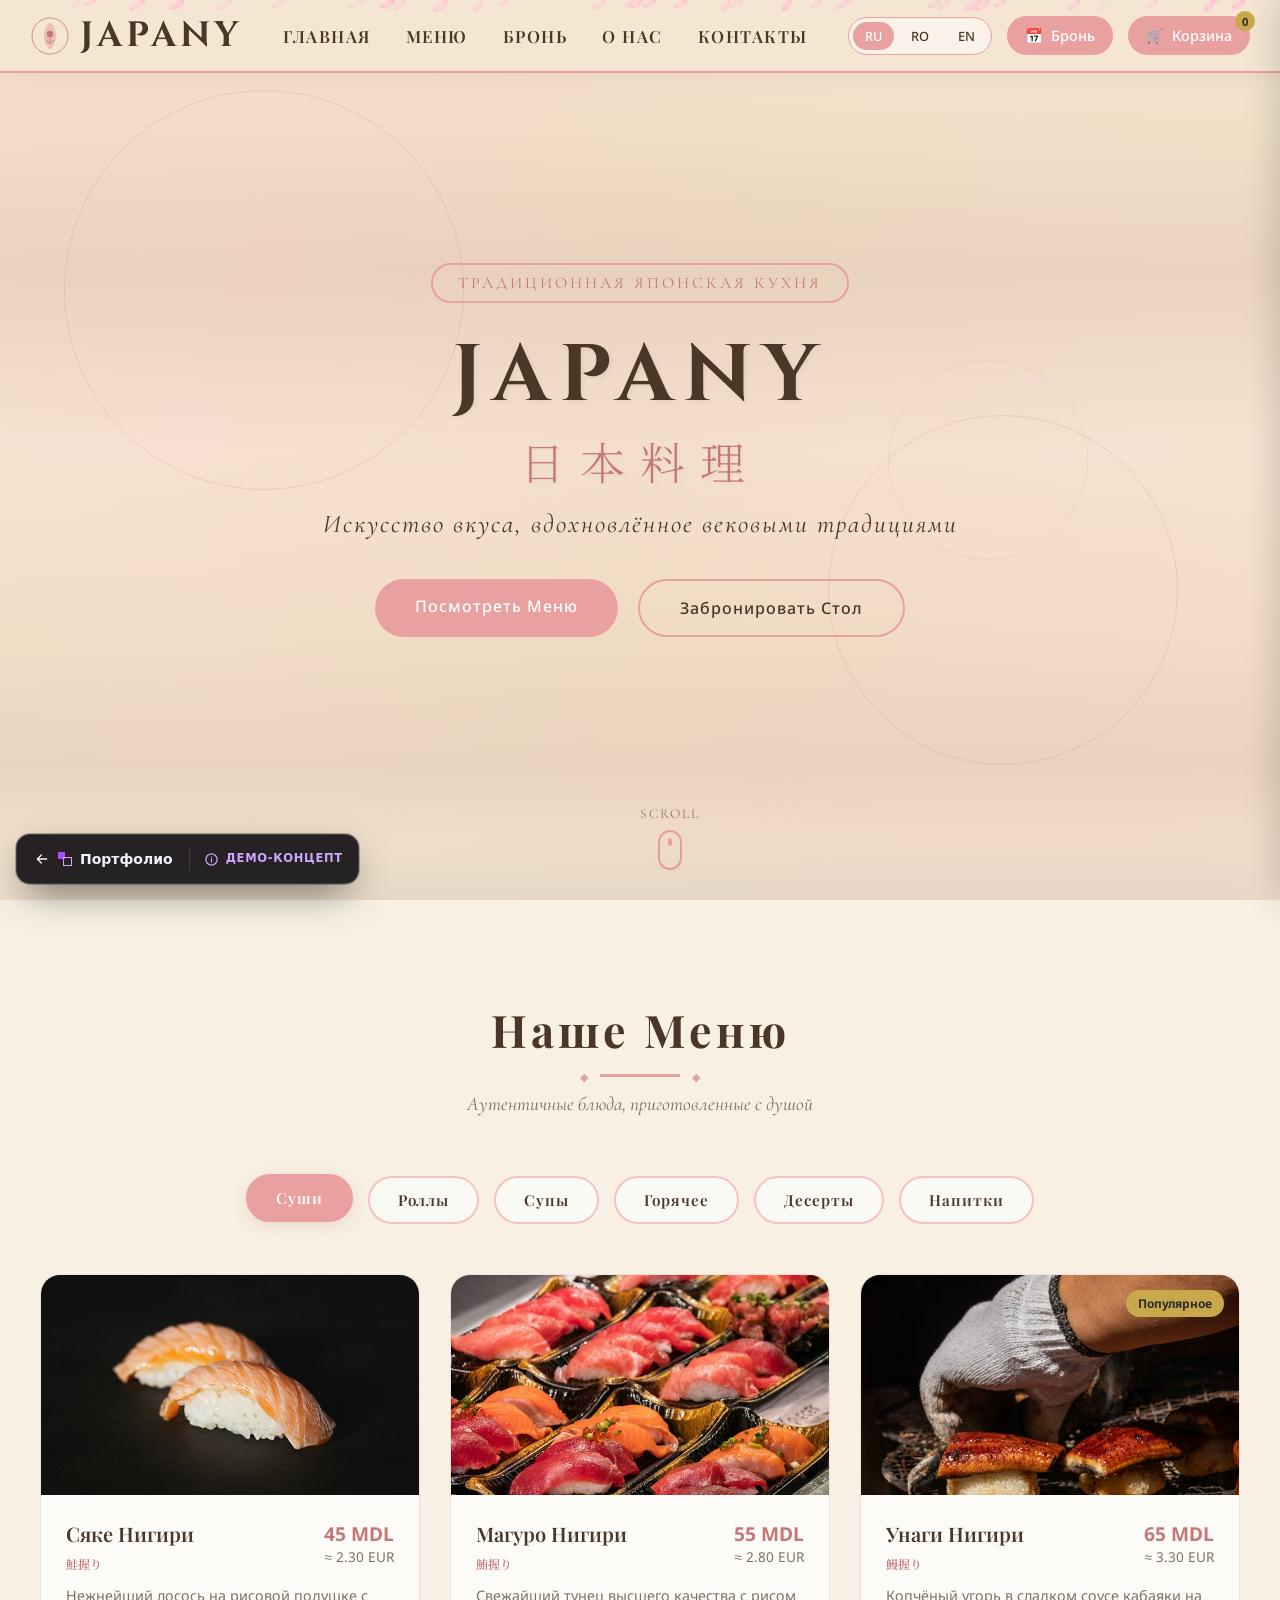
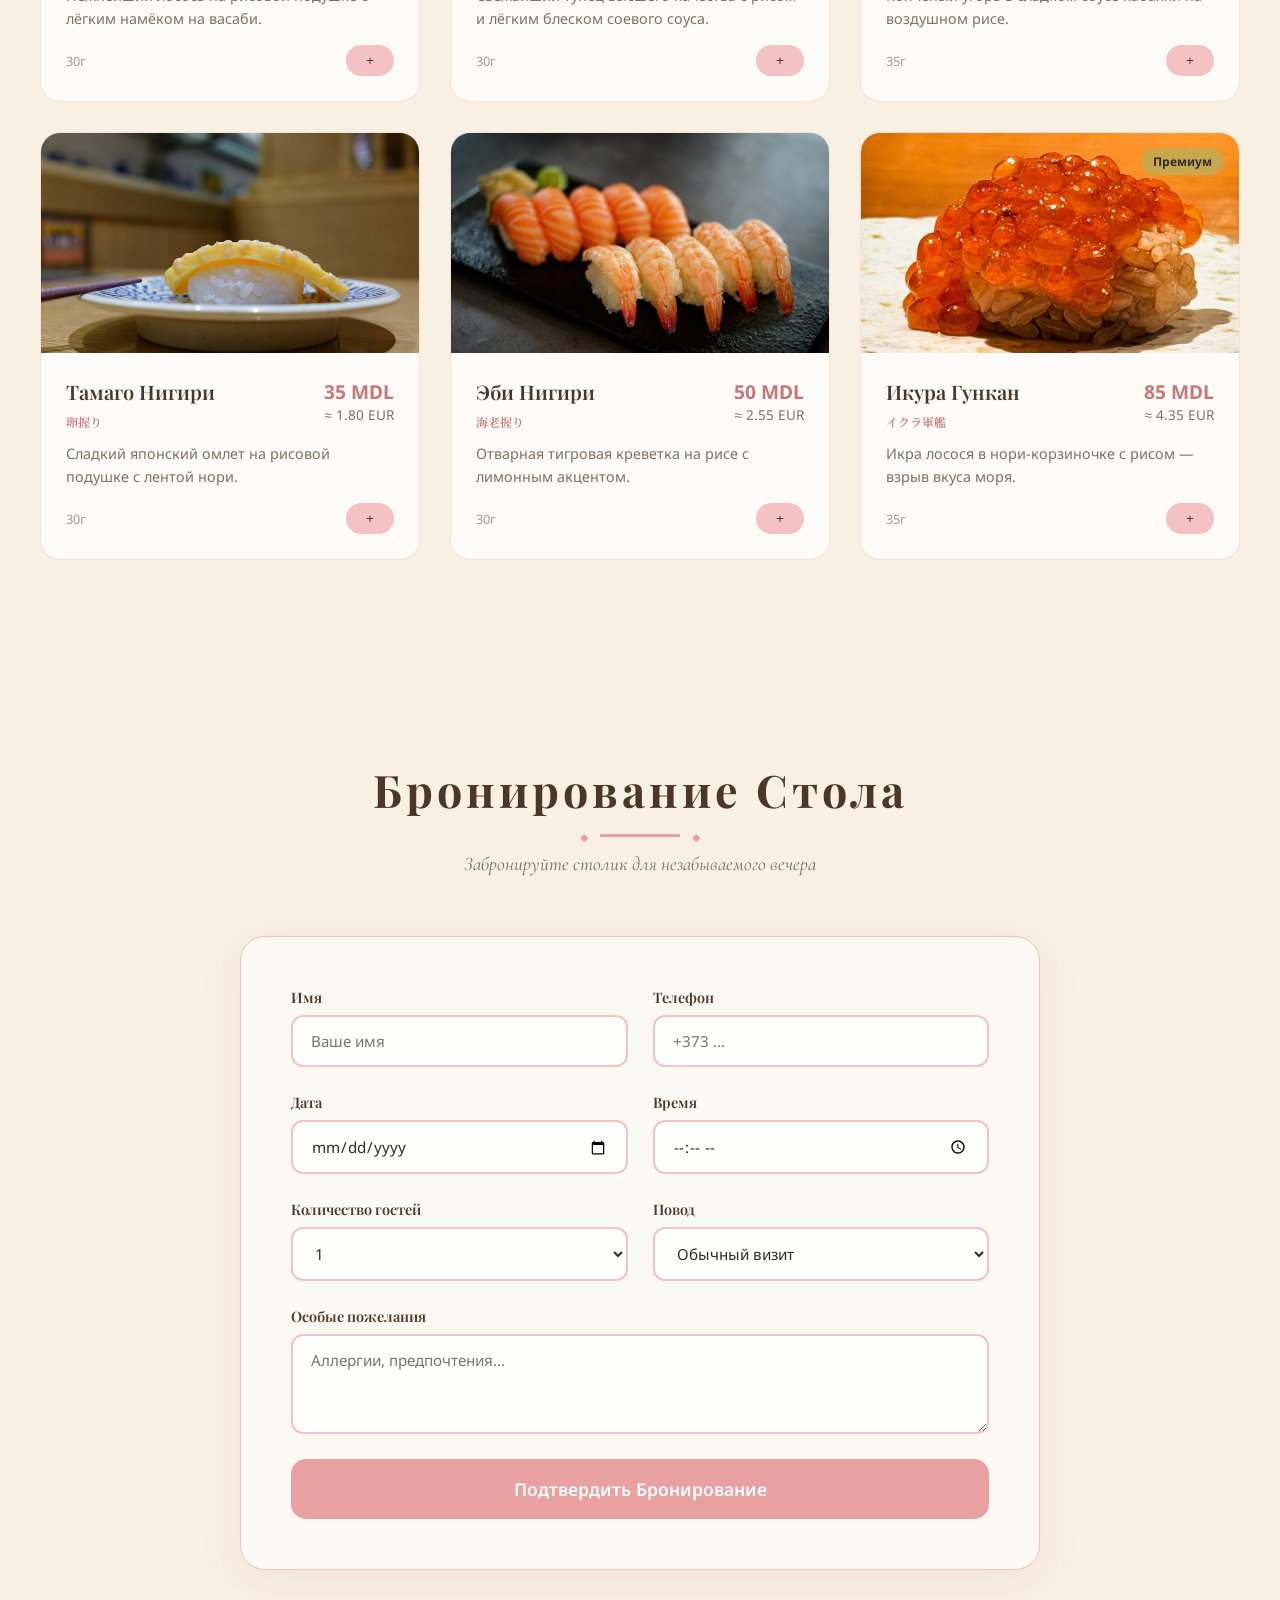
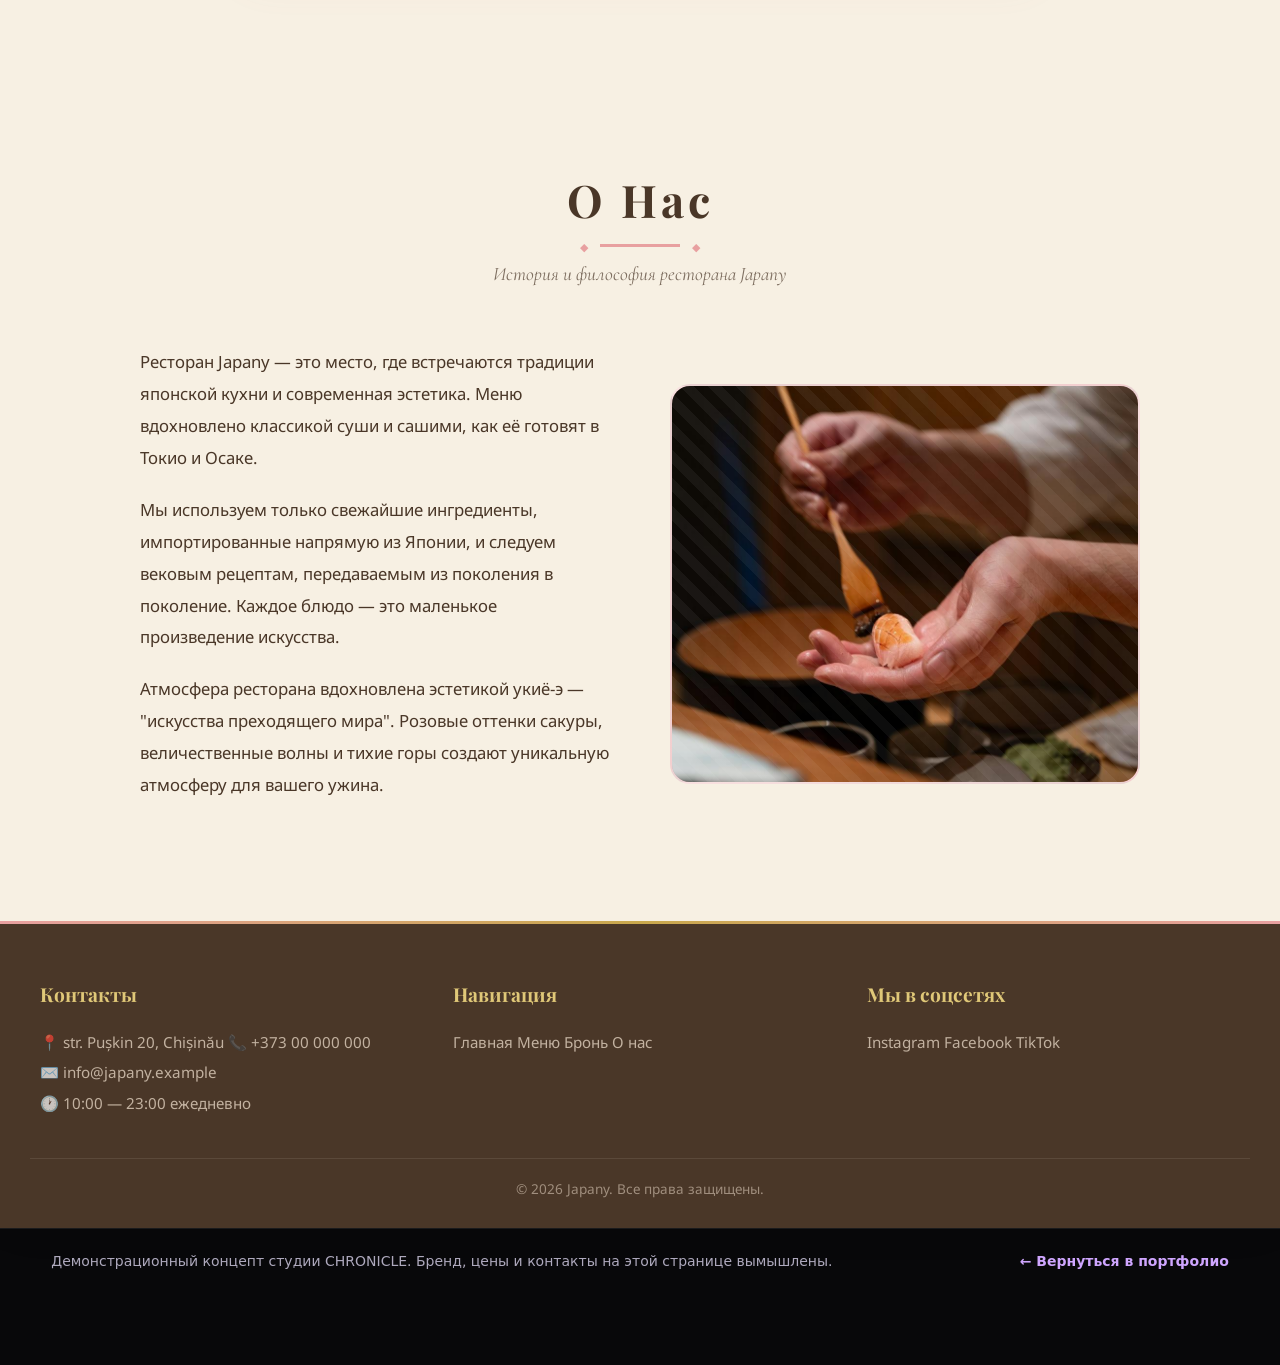
<file: project2.html>
<!DOCTYPE html>
<html lang="ru">
<head>
    <meta charset="UTF-8">
    <meta name="viewport" content="width=device-width, initial-scale=1.0">
<link rel="preconnect" href="https://fonts.googleapis.com">
<link rel="preconnect" href="https://fonts.gstatic.com" crossorigin>
    <title>Japany — Ресторан Японской Кухни · Демо-концепт CHRONICLE</title>
    <link href="https://fonts.googleapis.com/css2?family=Cinzel:wght@400;600;700&family=Playfair+Display:ital,wght@0,400;0,600;0,700;1,400&family=Noto+Serif+JP:wght@300;400;600;700&family=Cormorant+Garamond:ital,wght@0,300;0,400;0,600;1,300;1,400&family=Noto+Sans:wght@300;400;500;700&display=swap" rel="stylesheet">
    <style>
        :root {
            --bg-cream: #f5e6d3;
            --bg-parchment: #f0e0c8;
            --pink-light: #f4c2c2;
            --pink-medium: #e8a0a0;
            --pink-deep: #c47878;
            --pink-rose: #d4a5a5;
            --sakura-pink: #ffb7c5;
            --sakura-deep: #e89bb0;
            --ink-black: #1a1a1a;
            --ink-dark: #2d2d2d;
            --ink-brown: #4a3728;
            --gold: #c9a84c;
            --gold-light: #e0c878;
            --wave-blue: #4a7c8c;
            --wave-deep: #2d5a6b;
            --paper-texture: #f7f0e3;
        }
        * { margin: 0; padding: 0; box-sizing: border-box; }
        html { scroll-behavior: smooth; }
        body {
            font-family: 'Noto Sans', sans-serif;
            background: var(--paper-texture);
            color: var(--ink-dark);
            overflow-x: hidden;
            min-height: 100vh;
        }

        /* === SCROLL ANIMATIONS === */
        .reveal {
            opacity: 0;
            transform: translateY(50px);
            transition: all 0.8s cubic-bezier(0.25, 0.46, 0.45, 0.94);
        }
        .reveal.active {
            opacity: 1;
            transform: translateY(0);
        }
        .reveal-left {
            opacity: 0;
            transform: translateX(-60px);
            transition: all 0.9s cubic-bezier(0.25, 0.46, 0.45, 0.94);
        }
        .reveal-left.active {
            opacity: 1;
            transform: translateX(0);
        }
        .reveal-right {
            opacity: 0;
            transform: translateX(60px);
            transition: all 0.9s cubic-bezier(0.25, 0.46, 0.45, 0.94);
        }
        .reveal-right.active {
            opacity: 1;
            transform: translateX(0);
        }
        .reveal-scale {
            opacity: 0;
            transform: scale(0.85);
            transition: all 0.7s cubic-bezier(0.25, 0.46, 0.45, 0.94);
        }
        .reveal-scale.active {
            opacity: 1;
            transform: scale(1);
        }
        .stagger-1 { transition-delay: 0.1s; }
        .stagger-2 { transition-delay: 0.2s; }
        .stagger-3 { transition-delay: 0.3s; }
        .stagger-4 { transition-delay: 0.4s; }
        .stagger-5 { transition-delay: 0.5s; }
        .stagger-6 { transition-delay: 0.6s; }

        /* === SAKURA PARTICLES === */
        .sakura-container {
            position: fixed; top: 0; left: 0; width: 100%; height: 100%;
            pointer-events: none; z-index: 1000; overflow: hidden;
        }
        .sakura-petal {
            position: absolute; width: 12px; height: 12px;
            background: radial-gradient(ellipse at 30% 30%, #ffd1dc, #ffb7c5, #e89bb0);
            border-radius: 150% 0 150% 0; opacity: 0.8;
            animation: fall linear infinite, sway ease-in-out infinite;
            box-shadow: 0 0 3px rgba(255,183,197,0.4);
        }
        .sakura-petal::before {
            content: ''; position: absolute; width: 100%; height: 100%;
            background: radial-gradient(ellipse at 70% 70%, rgba(255,255,255,0.3), transparent);
            border-radius: 150% 0 150% 0;
        }
        @keyframes fall {
            0% { transform: translateY(-20px) rotate(0deg); opacity: 0; }
            10% { opacity: 0.8; } 90% { opacity: 0.6; }
            100% { transform: translateY(100vh) rotate(720deg); opacity: 0; }
        }
        @keyframes sway {
            0%,100% { margin-left: 0; } 25% { margin-left: 30px; }
            50% { margin-left: -20px; } 75% { margin-left: 15px; }
        }

        /* === UKIYO-E BACKGROUND === */
        .ukiyo-bg {
            position: fixed; top: 0; left: 0; width: 100%; height: 100%; z-index: -2;
            background: linear-gradient(180deg, #f5e6d3 0%, #f0e0c8 15%, #e8d5c0 30%, #f5e6d3 50%, #f0e0c8 70%, #e8d5c0 85%, #f5e6d3 100%);
        }
        .ukiyo-bg::before {
            content: ''; position: absolute; top: 0; left: 0; width: 100%; height: 100%;
            background-image: radial-gradient(circle at 20% 30%, rgba(255,183,197,0.15) 0%, transparent 50%),
                radial-gradient(circle at 80% 70%, rgba(255,183,197,0.12) 0%, transparent 50%),
                radial-gradient(circle at 50% 50%, rgba(201,168,76,0.05) 0%, transparent 60%);
            pointer-events: none;
        }
        .ukiyo-canvas { position: fixed; top: 0; left: 0; width: 100%; height: 100%; z-index: -2; opacity: 0.25; }

        /* === HEADER === */
        header {
            position: fixed; top: 0; width: 100%; z-index: 500;
            background: rgba(245,230,211,0.92); backdrop-filter: blur(12px);
            border-bottom: 2px solid var(--pink-medium);
            box-shadow: 0 2px 20px rgba(196,120,120,0.15);
            transition: all 0.4s ease;
            transform: translateY(-100%);
            animation: slideDown 0.8s ease forwards 0.3s;
        }
        @keyframes slideDown {
            to { transform: translateY(0); }
        }
        .header-inner {
            max-width: 1400px; margin: 0 auto; padding: 12px 30px;
            display: flex; justify-content: space-between; align-items: center;
        }
        .logo {
            font-family: 'Cinzel', serif; font-size: 2.2rem; font-weight: 700;
            color: var(--ink-brown); text-decoration: none;
            display: flex; align-items: center; gap: 10px; letter-spacing: 4px;
            transition: transform 0.3s ease;
        }
        .logo:hover { transform: scale(1.05); }
        .logo svg { width: 40px; height: 40px; }
        .nav-links { display: flex; gap: 35px; align-items: center; }
        .nav-links a {
            font-family: 'Playfair Display', serif; font-size: 1.05rem;
            color: var(--ink-brown); text-decoration: none; position: relative;
            padding: 5px 0; transition: color 0.3s; font-weight: 600; letter-spacing: 1.5px;
            text-transform: uppercase;
        }
        .nav-links a::after { content: ''; position: absolute; bottom: 0; left: 0; width: 0; height: 2px; background: var(--pink-deep); transition: width 0.3s ease; }
        .nav-links a:hover::after { width: 100%; }
        .nav-links a:hover { color: var(--pink-deep); }
        .header-actions { display: flex; gap: 15px; align-items: center; }
        .lang-switcher {
            display: flex; gap: 5px; background: rgba(255,255,255,0.5);
            border-radius: 20px; padding: 4px; border: 1px solid var(--pink-medium);
        }
        .lang-btn {
            padding: 5px 12px; border: none; background: transparent; cursor: pointer;
            font-family: 'Noto Sans', sans-serif; font-size: 0.8rem; font-weight: 500;
            color: var(--ink-brown); border-radius: 15px; transition: all 0.3s;
        }
        .lang-btn.active { background: var(--pink-medium); color: white; }
        .lang-btn:hover:not(.active) { background: rgba(232,160,160,0.3); }
        .cart-btn, .reservation-btn-header {
            position: relative; background: var(--pink-medium); color: white; border: none;
            padding: 10px 18px; border-radius: 25px; cursor: pointer;
            font-family: 'Noto Sans', sans-serif; font-size: 0.9rem; font-weight: 500;
            transition: all 0.3s; display: flex; align-items: center; gap: 8px;
        }
        .cart-btn:hover, .reservation-btn-header:hover {
            background: var(--pink-deep); transform: translateY(-2px) scale(1.05);
            box-shadow: 0 4px 15px rgba(196,120,120,0.3);
        }
        .cart-count {
            position: absolute; top: -5px; right: -5px; background: var(--gold);
            color: var(--ink-dark); font-size: 0.7rem; font-weight: 700;
            width: 20px; height: 20px; border-radius: 50%;
            display: flex; align-items: center; justify-content: center;
            animation: pulse 2s infinite;
        }
        @keyframes pulse {
            0%,100% { transform: scale(1); }
            50% { transform: scale(1.15); }
        }

        /* === HERO (STICKY + FADE-OUT) === */
        .hero-wrapper {
            position: sticky;
            top: 0;
            height: 100vh;
            width: 100%;
            z-index: 1;
            overflow: hidden;
        }
        .hero {
            height: 100vh; display: flex; align-items: center; justify-content: center;
            position: relative; overflow: hidden;
        }
        .hero-content {
            text-align: center; z-index: 10; padding: 40px; max-width: 900px;
            animation: heroFadeIn 1.2s ease-out forwards;
        }
        @keyframes heroFadeIn {
            from { opacity: 0; transform: translateY(40px); }
            to { opacity: 1; transform: translateY(0); }
        }
        .hero-badge {
            display: inline-block; padding: 8px 25px;
            border: 2px solid var(--pink-medium); border-radius: 30px;
            font-family: 'Cormorant Garamond', serif; font-size: 1rem;
            color: var(--pink-deep); margin-bottom: 25px; letter-spacing: 3px; text-transform: uppercase;
            opacity: 0;
            animation: fadeInUp 0.8s ease forwards 0.6s;
        }
        .hero h1 {
            font-family: 'Cinzel', serif; font-size: 5rem; font-weight: 700;
            color: var(--ink-brown); margin-bottom: 20px; letter-spacing: 10px; line-height: 1.2;
            text-shadow: 2px 2px 4px rgba(0,0,0,0.05);
            opacity: 0;
            animation: fadeInUp 1s ease forwards 0.3s;
        }
        .hero h1 .kanji { font-size: 2.8rem; display: block; color: var(--pink-deep); margin-top: 10px; font-weight: 300; font-family: 'Noto Serif JP', serif; letter-spacing: 15px; }
        .hero-subtitle {
            font-family: 'Cormorant Garamond', serif; font-size: 1.6rem;
            color: var(--ink-brown); opacity: 0.8; margin-bottom: 40px;
            font-style: italic; letter-spacing: 2px;
            opacity: 0;
            animation: fadeInUp 0.8s ease forwards 0.9s;
        }
        @keyframes fadeInUp {
            from { opacity: 0; transform: translateY(30px); }
            to { opacity: 1; transform: translateY(0); }
        }
        .hero-buttons {
            display: flex; gap: 20px; justify-content: center; flex-wrap: wrap;
            opacity: 0;
            animation: fadeInUp 0.8s ease forwards 1.2s;
        }
        .btn-primary {
            padding: 16px 40px; background: var(--pink-medium); color: white; border: none;
            border-radius: 30px; font-family: 'Noto Sans', sans-serif; font-size: 1rem;
            font-weight: 500; cursor: pointer; transition: all 0.3s; letter-spacing: 1px;
            text-decoration: none; display: inline-block; position: relative; overflow: hidden;
        }
        .btn-primary::before {
            content: ''; position: absolute; top: 0; left: -100%; width: 100%; height: 100%;
            background: linear-gradient(90deg, transparent, rgba(255,255,255,0.3), transparent);
            transition: left 0.5s;
        }
        .btn-primary:hover::before { left: 100%; }
        .btn-primary:hover { background: var(--pink-deep); transform: translateY(-3px); box-shadow: 0 8px 25px rgba(196,120,120,0.3); }
        .btn-secondary {
            padding: 16px 40px; background: transparent; color: var(--ink-brown);
            border: 2px solid var(--pink-medium); border-radius: 30px;
            font-family: 'Noto Sans', sans-serif; font-size: 1rem; font-weight: 500;
            cursor: pointer; transition: all 0.3s; letter-spacing: 1px;
            text-decoration: none; display: inline-block;
        }
        .btn-secondary:hover { background: var(--pink-medium); color: white; transform: translateY(-3px); }
        .hero-deco { position: absolute; border: 1px solid rgba(196,120,120,0.2); border-radius: 50%; pointer-events: none; }
        .hero-deco-1 { top: 10%; left: 5%; width: 400px; height: 400px; animation: float 8s ease-in-out infinite; }
        .hero-deco-2 { bottom: 15%; right: 8%; width: 350px; height: 350px; animation: float 10s ease-in-out infinite 1s; }
        .hero-deco-3 { top: 40%; right: 15%; width: 200px; height: 200px; border-color: rgba(201,168,76,0.15); animation: float 7s ease-in-out infinite 0.5s; }
        @keyframes float {
            0%,100% { transform: translateY(0); }
            50% { transform: translateY(-20px); }
        }
        .scroll-indicator {
            position: absolute; bottom: 30px; left: 50%; transform: translateX(-50%);
            display: flex; flex-direction: column; align-items: center; gap: 8px;
            opacity: 0; animation: fadeInUp 0.8s ease forwards 1.5s;
            cursor: pointer;
        }
        .scroll-indicator span {
            font-family: 'Cormorant Garamond', serif; font-size: 0.85rem; color: var(--ink-brown); opacity: 0.6; letter-spacing: 2px;
        }
        .scroll-arrow {
            width: 24px; height: 40px; border: 2px solid var(--pink-medium); border-radius: 12px;
            display: flex; justify-content: center; padding-top: 6px;
            animation: bounce 2s infinite;
        }
        .scroll-arrow::after {
            content: ''; width: 4px; height: 8px; background: var(--pink-medium); border-radius: 2px;
            animation: scrollDot 2s infinite;
        }
        @keyframes bounce {
            0%,20%,50%,80%,100% { transform: translateY(0); }
            40% { transform: translateY(-8px); }
            60% { transform: translateY(-4px); }
        }
        @keyframes scrollDot {
            0% { opacity: 1; transform: translateY(0); }
            100% { opacity: 0; transform: translateY(12px); }
        }

        /* === CONTENT OVERLAY === */
        .content-overlay {
            position: relative;
            z-index: 10;
            background: var(--paper-texture);
            box-shadow: 0 -20px 60px rgba(0,0,0,0.08);
        }

        /* === SECTIONS === */
        section { padding: 100px 30px; position: relative; }
        .section-title { text-align: center; margin-bottom: 60px; }
        .section-title h2 { font-family: 'Playfair Display', serif; font-size: 2.8rem; color: var(--ink-brown); margin-bottom: 15px; letter-spacing: 4px; }
        .section-title .divider { width: 80px; height: 3px; background: var(--pink-medium); margin: 0 auto; position: relative; }
        .section-title .divider::before, .section-title .divider::after { content: '◆'; position: absolute; top: 50%; transform: translateY(-50%); color: var(--pink-medium); font-size: 0.7rem; }
        .section-title .divider::before { left: -20px; } .section-title .divider::after { right: -20px; }
        .section-title p { font-family: 'Cormorant Garamond', serif; font-size: 1.2rem; color: var(--ink-brown); opacity: 0.7; margin-top: 15px; font-style: italic; }

        /* === MENU === */
        .menu-section { max-width: 1200px; margin: 0 auto; }
        .menu-categories { display: flex; justify-content: center; gap: 15px; margin-bottom: 50px; flex-wrap: wrap; }
        .category-btn {
            padding: 12px 28px; background: rgba(255,255,255,0.6); border: 2px solid var(--pink-light);
            border-radius: 25px; cursor: pointer; font-family: 'Playfair Display', serif;
            font-size: 0.95rem; color: var(--ink-brown); transition: all 0.3s; font-weight: 600; letter-spacing: 1px;
            position: relative; overflow: hidden;
        }
        .category-btn::after {
            content: ''; position: absolute; bottom: 0; left: 50%; width: 0; height: 2px; background: white;
            transition: all 0.3s ease; transform: translateX(-50%);
        }
        .category-btn:hover::after { width: 60%; }
        .category-btn:hover, .category-btn.active { background: var(--pink-medium); border-color: var(--pink-medium); color: white; transform: translateY(-2px); box-shadow: 0 4px 15px rgba(196,120,120,0.2); }
        .menu-grid { display: grid; grid-template-columns: repeat(auto-fill, minmax(320px, 1fr)); gap: 30px; }
        .menu-item {
            background: rgba(255,255,255,0.7); border-radius: 20px; overflow: hidden;
            border: 1px solid rgba(232,160,160,0.3); transition: all 0.5s cubic-bezier(0.25, 0.46, 0.45, 0.94); cursor: pointer; position: relative;
        }
        .menu-item:hover { transform: translateY(-12px) scale(1.02); box-shadow: 0 20px 50px rgba(196,120,120,0.25); border-color: var(--pink-medium); }
        .menu-item-image {
            width: 100%; height: 220px; position: relative; overflow: hidden;
            background: linear-gradient(135deg, var(--pink-light), var(--pink-rose));
        }
        .menu-item-image img { width: 100%; height: 100%; object-fit: cover; transition: transform 0.7s cubic-bezier(0.25, 0.46, 0.45, 0.94); }
        .menu-item:hover .menu-item-image img { transform: scale(1.15); }
        .menu-item-image::after {
            content: ''; position: absolute; bottom: 0; left: 0; width: 100%; height: 40%;
            background: linear-gradient(to top, rgba(0,0,0,0.15), transparent);
            opacity: 0; transition: opacity 0.4s;
        }
        .menu-item:hover .menu-item-image::after { opacity: 1; }
        .menu-item-badge {
            position: absolute; top: 15px; right: 15px; background: var(--gold);
            color: var(--ink-dark); padding: 5px 12px; border-radius: 15px; font-size: 0.75rem; font-weight: 700; z-index: 2;
            animation: badgePop 0.5s ease;
        }
        @keyframes badgePop {
            0% { transform: scale(0); }
            80% { transform: scale(1.1); }
            100% { transform: scale(1); }
        }
        .menu-item-content { padding: 25px; }
        .menu-item-header { display: flex; justify-content: space-between; align-items: start; margin-bottom: 10px; }
        .menu-item-title { font-family: 'Playfair Display', serif; font-size: 1.25rem; color: var(--ink-brown); font-weight: 600; }
        .menu-item-price { text-align: right; }
        .menu-item-price .price-mdl { font-size: 1.2rem; font-weight: 700; color: var(--pink-deep); transition: color 0.3s; }
        .menu-item:hover .price-mdl { color: var(--pink-deep); }
        .menu-item-price .price-eur { font-size: 0.85rem; color: var(--ink-brown); opacity: 0.7; }
        .menu-item-desc { font-size: 0.9rem; color: var(--ink-brown); opacity: 0.7; line-height: 1.6; margin-bottom: 15px; }
        .menu-item-footer { display: flex; justify-content: space-between; align-items: center; }
        .menu-item-weight { font-size: 0.8rem; color: var(--ink-brown); opacity: 0.5; }
        .add-to-cart-btn {
            padding: 8px 20px; background: var(--pink-light); color: var(--ink-brown);
            border: none; border-radius: 20px; cursor: pointer; font-size: 0.85rem; font-weight: 500; transition: all 0.3s;
            position: relative; overflow: hidden;
        }
        .add-to-cart-btn:hover { background: var(--pink-medium); color: white; transform: scale(1.1); }
        .add-to-cart-btn:active { transform: scale(0.95); }

        /* === MODAL === */
        .modal-overlay {
            position: fixed; top: 0; left: 0; width: 100%; height: 100%;
            background: rgba(0,0,0,0.5); z-index: 2000; display: none;
            align-items: center; justify-content: center; backdrop-filter: blur(5px);
            opacity: 0; transition: opacity 0.3s ease;
        }
        .modal-overlay.active { display: flex; opacity: 1; }
        .modal {
            background: var(--paper-texture); border-radius: 25px; max-width: 600px;
            width: 90%; max-height: 85vh; overflow-y: auto; position: relative;
            border: 2px solid var(--pink-medium); box-shadow: 0 20px 60px rgba(0,0,0,0.2);
            transform: scale(0.8) translateY(30px); opacity: 0;
            transition: all 0.4s cubic-bezier(0.25, 0.46, 0.45, 0.94);
        }
        .modal-overlay.active .modal {
            transform: scale(1) translateY(0); opacity: 1;
        }
        .modal-close {
            position: absolute; top: 20px; right: 20px; width: 40px; height: 40px;
            background: var(--pink-light); border: none; border-radius: 50%; cursor: pointer;
            font-size: 1.2rem; color: var(--ink-brown); transition: all 0.3s; z-index: 10;
        }
        .modal-close:hover { background: var(--pink-medium); color: white; transform: rotate(90deg) scale(1.1); }
        .modal-image {
            width: 100%; height: 280px; overflow: hidden; position: relative;
            background: linear-gradient(135deg, var(--pink-light), var(--pink-rose));
        }
        .modal-image img { width: 100%; height: 100%; object-fit: cover; }
        .modal-content { padding: 35px; }
        .modal-title { font-family: 'Playfair Display', serif; font-size: 1.8rem; color: var(--ink-brown); margin-bottom: 5px; }
        .modal-jp-name { font-family: 'Noto Serif JP', serif; font-size: 1rem; color: var(--pink-deep); margin-bottom: 20px; }
        .modal-prices { display: flex; gap: 20px; margin-bottom: 20px; padding: 15px; background: rgba(255,255,255,0.5); border-radius: 15px; }
        .modal-price-block { text-align: center; flex: 1; transition: transform 0.3s; }
        .modal-price-block:hover { transform: scale(1.05); }
        .modal-price-block .label { font-size: 0.75rem; color: var(--ink-brown); opacity: 0.6; margin-bottom: 5px; }
        .modal-price-block .value { font-size: 1.4rem; font-weight: 700; color: var(--pink-deep); }
        .modal-section { margin-bottom: 20px; }
        .modal-section h4 { font-family: 'Playfair Display', serif; font-size: 1rem; color: var(--ink-brown); margin-bottom: 10px; padding-bottom: 5px; border-bottom: 1px solid var(--pink-light); }
        .modal-section p, .modal-section ul { font-size: 0.95rem; color: var(--ink-brown); opacity: 0.8; line-height: 1.7; }
        .modal-section ul { list-style: none; padding: 0; }
        .modal-section ul li { padding: 5px 0; padding-left: 20px; position: relative; transition: padding-left 0.3s; }
        .modal-section ul li:hover { padding-left: 25px; }
        .modal-section ul li::before { content: '❀'; position: absolute; left: 0; color: var(--pink-medium); }
        .modal-add-cart {
            width: 100%; padding: 16px; background: var(--pink-medium); color: white;
            border: none; border-radius: 15px; font-size: 1rem; font-weight: 600;
            cursor: pointer; transition: all 0.3s; margin-top: 10px; position: relative; overflow: hidden;
        }
        .modal-add-cart:hover { background: var(--pink-deep); transform: translateY(-2px); box-shadow: 0 5px 20px rgba(196,120,120,0.3); }
        .modal-add-cart:active { transform: translateY(0) scale(0.98); }

        /* === CART SIDEBAR === */
        .cart-sidebar {
            position: fixed; top: 0; right: -450px; width: 450px; max-width: 100%; height: 100%;
            background: var(--paper-texture); z-index: 2000; transition: right 0.5s cubic-bezier(0.25, 0.46, 0.45, 0.94);
            box-shadow: -5px 0 30px rgba(0,0,0,0.15); display: flex; flex-direction: column;
            border-left: 2px solid var(--pink-medium);
        }
        .cart-sidebar.active { right: 0; }
        .cart-header { padding: 25px; border-bottom: 1px solid var(--pink-light); display: flex; justify-content: space-between; align-items: center; }
        .cart-header h3 { font-family: 'Playfair Display', serif; font-size: 1.5rem; color: var(--ink-brown); }
        .cart-close { background: none; border: none; font-size: 1.5rem; cursor: pointer; color: var(--ink-brown); transition: transform 0.3s; }
        .cart-close:hover { transform: rotate(90deg); }
        .cart-items { flex: 1; overflow-y: auto; padding: 20px; }
        .cart-item { display: flex; gap: 15px; padding: 15px; background: rgba(255,255,255,0.5); border-radius: 15px; margin-bottom: 15px; border: 1px solid var(--pink-light); transition: all 0.3s; }
        .cart-item:hover { transform: translateX(-5px); box-shadow: 0 4px 15px rgba(196,120,120,0.1); }
        .cart-item-image { width: 70px; height: 70px; border-radius: 10px; overflow: hidden; flex-shrink: 0; background: linear-gradient(135deg, var(--pink-light), var(--pink-rose)); }
        .cart-item-image img { width: 100%; height: 100%; object-fit: cover; }
        .cart-item-info { flex: 1; }
        .cart-item-name { font-family: 'Playfair Display', serif; font-weight: 600; color: var(--ink-brown); margin-bottom: 5px; }
        .cart-item-price { color: var(--pink-deep); font-weight: 700; font-size: 0.9rem; }
        .cart-item-controls { display: flex; align-items: center; gap: 10px; margin-top: 8px; }
        .qty-btn { width: 28px; height: 28px; border: 1px solid var(--pink-medium); background: white; border-radius: 50%; cursor: pointer; display: flex; align-items: center; justify-content: center; color: var(--ink-brown); transition: all 0.2s; }
        .qty-btn:hover { background: var(--pink-medium); color: white; transform: scale(1.15); }
        .qty-btn:active { transform: scale(0.9); }
        .cart-item-qty { font-weight: 600; min-width: 20px; text-align: center; }
        .cart-item-remove { background: none; border: none; color: var(--pink-deep); cursor: pointer; font-size: 1.1rem; transition: all 0.2s; }
        .cart-item-remove:hover { transform: scale(1.2) rotate(15deg); color: #c0392b; }
        .cart-footer { padding: 25px; border-top: 1px solid var(--pink-light); background: rgba(255,255,255,0.3); }
        .cart-total { display: flex; justify-content: space-between; margin-bottom: 10px; font-size: 1.1rem; transition: all 0.3s; }
        .cart-total.final { font-size: 1.3rem; font-weight: 700; color: var(--ink-brown); border-top: 1px solid var(--pink-light); padding-top: 10px; margin-top: 10px; }
        .checkout-btn { width: 100%; padding: 16px; background: var(--pink-medium); color: white; border: none; border-radius: 15px; font-size: 1rem; font-weight: 600; cursor: pointer; transition: all 0.3s; margin-top: 15px; position: relative; overflow: hidden; }
        .checkout-btn:hover { background: var(--pink-deep); transform: translateY(-2px); box-shadow: 0 8px 25px rgba(196,120,120,0.3); }
        .checkout-btn::before {
            content: ''; position: absolute; top: 0; left: -100%; width: 100%; height: 100%;
            background: linear-gradient(90deg, transparent, rgba(255,255,255,0.2), transparent);
            transition: left 0.5s;
        }
        .checkout-btn:hover::before { left: 100%; }
        .cart-empty { text-align: center; padding: 60px 20px; color: var(--ink-brown); opacity: 0.5; }
        .cart-empty svg { width: 80px; height: 80px; margin-bottom: 20px; opacity: 0.3; }

        /* === RESERVATION === */
        .reservation-section { max-width: 800px; margin: 0 auto; background: rgba(255,255,255,0.6); border-radius: 25px; padding: 50px; border: 1px solid var(--pink-light); box-shadow: 0 10px 40px rgba(196,120,120,0.1); transition: all 0.4s; }
        .reservation-section:hover { box-shadow: 0 15px 50px rgba(196,120,120,0.15); transform: translateY(-3px); }
        .reservation-form { display: grid; grid-template-columns: 1fr 1fr; gap: 25px; }
        .form-group { display: flex; flex-direction: column; }
        .form-group.full-width { grid-column: 1 / -1; }
        .form-group label { font-family: 'Playfair Display', serif; font-size: 0.9rem; color: var(--ink-brown); margin-bottom: 8px; font-weight: 600; transition: color 0.3s; }
        .form-group:focus-within label { color: var(--pink-deep); }
        .form-group input, .form-group select, .form-group textarea { padding: 14px 18px; border: 2px solid var(--pink-light); border-radius: 12px; background: rgba(255,255,255,0.8); font-family: 'Noto Sans', sans-serif; font-size: 0.95rem; color: var(--ink-dark); transition: all 0.3s; }
        .form-group input:focus, .form-group select:focus, .form-group textarea:focus { outline: none; border-color: var(--pink-medium); box-shadow: 0 0 0 4px rgba(232,160,160,0.2); transform: translateY(-2px); }
        .form-group textarea { resize: vertical; min-height: 100px; }
        .submit-reservation { grid-column: 1 / -1; padding: 18px; background: var(--pink-medium); color: white; border: none; border-radius: 15px; font-size: 1.1rem; font-weight: 600; cursor: pointer; transition: all 0.3s; font-family: 'Noto Sans', sans-serif; position: relative; overflow: hidden; }
        .submit-reservation:hover { background: var(--pink-deep); transform: translateY(-2px); box-shadow: 0 8px 25px rgba(196,120,120,0.3); }
        .submit-reservation:active { transform: translateY(0) scale(0.98); }

        /* === ABOUT === */
        .about-content { max-width: 1000px; margin: 0 auto; display: grid; grid-template-columns: 1fr 1fr; gap: 60px; align-items: center; }
        .about-text { font-size: 1.05rem; line-height: 1.9; color: var(--ink-brown); }
        .about-text p { margin-bottom: 20px; transition: transform 0.3s; }
        .about-text p:hover { transform: translateX(5px); }
        .about-image {
            height: 400px; background: linear-gradient(135deg, var(--pink-light), var(--pink-rose), var(--pink-medium));
            border-radius: 20px; display: flex; align-items: center; justify-content: center;
            position: relative; overflow: hidden; border: 2px solid rgba(255,255,255,0.5);
            transition: all 0.5s;
        }
        .about-image:hover { transform: scale(1.03) rotate(1deg); }
        .about-image::before { content: ''; position: absolute; width: 200%; height: 200%; background: repeating-linear-gradient(45deg, transparent, transparent 10px, rgba(255,255,255,0.05) 10px, rgba(255,255,255,0.05) 20px); animation: shimmer 20s linear infinite; }
        @keyframes shimmer { 0% { transform: translate(-50%,-50%) rotate(0deg); } 100% { transform: translate(-50%,-50%) rotate(360deg); } }
        .about-image img { position: absolute; inset: 0; width: 100%; height: 100%; object-fit: cover; z-index: 1; }
        .about-image::before { z-index: 2; pointer-events: none; }
        .about-image svg { width: 200px; height: 200px; opacity: 0.4; z-index: 1; }

        /* === FOOTER === */
        footer { background: var(--ink-brown); color: var(--bg-cream); padding: 60px 30px 30px; position: relative; overflow: hidden; }
        footer::before { content: ''; position: absolute; top: 0; left: 0; width: 100%; height: 3px; background: linear-gradient(90deg, var(--pink-medium), var(--gold), var(--pink-medium)); }
        .footer-inner { max-width: 1200px; margin: 0 auto; display: grid; grid-template-columns: repeat(3, 1fr); gap: 40px; }
        .footer-col h4 { font-family: 'Playfair Display', serif; font-size: 1.2rem; margin-bottom: 20px; color: var(--gold-light); }
        .footer-col p, .footer-col a { color: rgba(245,230,211,0.7); text-decoration: none; line-height: 2; font-size: 0.95rem; transition: all 0.3s; display: inline-block; }
        .footer-col a:hover { color: var(--sakura-pink); transform: translateX(5px); }
        .footer-bottom { text-align: center; margin-top: 40px; padding-top: 20px; border-top: 1px solid rgba(245,230,211,0.1); color: rgba(245,230,211,0.5); font-size: 0.85rem; }

        /* === NOTIFICATION === */
        .notification {
            position: fixed; bottom: 30px; right: 30px; background: var(--ink-brown); color: white;
            padding: 16px 25px; border-radius: 15px; box-shadow: 0 10px 30px rgba(0,0,0,0.2);
            z-index: 3000; transform: translateY(100px) scale(0.8); opacity: 0;
            transition: all 0.5s cubic-bezier(0.68, -0.55, 0.265, 1.55);
            font-weight: 500;
        }
        .notification.show { transform: translateY(0) scale(1); opacity: 1; }

        /* === CHECKOUT MODAL === */
        .checkout-modal .modal { max-width: 500px; }
        .checkout-form { display: flex; flex-direction: column; gap: 15px; }
        .checkout-form input, .checkout-form textarea, .checkout-form select { padding: 12px 15px; border: 2px solid var(--pink-light); border-radius: 10px; font-family: 'Noto Sans', sans-serif; font-size: 0.95rem; transition: all 0.3s; }
        .checkout-form input:focus, .checkout-form textarea:focus, .checkout-form select:focus { outline: none; border-color: var(--pink-medium); box-shadow: 0 0 0 4px rgba(232,160,160,0.2); transform: translateY(-2px); }

        /* === RESPONSIVE === */
        @media (max-width: 968px) {
            .hero h1 { font-size: 3rem; } .hero h1 .kanji { font-size: 2rem; }
            .about-content { grid-template-columns: 1fr; } .reservation-form { grid-template-columns: 1fr; }
            .footer-inner { grid-template-columns: 1fr; text-align: center; } .nav-links { display: none; }
            .cart-sidebar { width: 100%; }
        }
        @media (max-width: 600px) {
            .hero h1 { font-size: 2.2rem; } .section-title h2 { font-size: 2rem; }
            .menu-grid { grid-template-columns: 1fr; } .header-inner { padding: 12px 15px; }
        }
        ::-webkit-scrollbar { width: 8px; }
        ::-webkit-scrollbar-track { background: var(--bg-cream); }
        ::-webkit-scrollbar-thumb { background: var(--pink-medium); border-radius: 4px; }
        ::-webkit-scrollbar-thumb:hover { background: var(--pink-deep); }
    </style>
<meta name="description" content="Демо-концепт CHRONICLE: сайт японского ресторана с меню, корзиной и бронированием столика.">
<meta name="robots" content="noindex, follow">
<link rel="icon" href="favicon.svg" type="image/svg+xml">
<style id="chronicle-fixes">
@media (max-width: 968px) {
  .header-inner { flex-wrap: wrap; row-gap: 6px; }
  .nav-links { display: flex !important; order: 3; width: 100%; gap: 22px; overflow-x: auto; scrollbar-width: none; padding: 4px 0 2px; -webkit-overflow-scrolling: touch; }
  .nav-links::-webkit-scrollbar { display: none; }
  .nav-links a { font-size: .82rem; white-space: nowrap; padding: 8px 0; }
}
@media (max-width: 600px) {
  .logo { font-size: 1.35rem; letter-spacing: 2px; gap: 6px; }
  .logo svg { width: 28px; height: 28px; }
  .header-actions { gap: 6px; }
  .lang-btn { padding: 6px 8px; }
  .cart-btn, .reservation-btn-header { padding: 9px 11px; }
  .cart-btn [data-key], .reservation-btn-header [data-key] { display: none; }
  .nav-links { min-width: 0; max-width: 100%; }
}
@media (max-width: 420px) {
  .reservation-btn-header { display: none; }
}
.sakura-container { overflow: hidden; }
html, body { overflow-x: clip; }
.hero-deco { max-width: calc(100vw - 40px); }
</style>
<!-- chronicle-demo -->
</head>
<body>
    <div class="sakura-container" id="sakuraContainer"></div>
    <canvas class="ukiyo-canvas" id="ukiyoCanvas"></canvas>
    <div class="ukiyo-bg"></div>

    <header id="header">
        <div class="header-inner">
            <a href="#" class="logo">
                <svg viewBox="0 0 100 100" fill="none"><circle cx="50" cy="50" r="45" stroke="#c47878" stroke-width="2" fill="none"/><path d="M50 15 C30 35,30 65,50 85 C70 65,70 35,50 15" fill="#e8a0a0" opacity="0.6"/><circle cx="50" cy="45" r="8" fill="#c47878"/><path d="M50 53 L50 70 M40 60 L50 70 L60 60" stroke="#c47878" stroke-width="2" fill="none"/></svg>
                JAPANY
            </a>
            <nav class="nav-links">
                <a href="#home" data-key="nav_home">Главная</a>
                <a href="#menu" data-key="nav_menu">Меню</a>
                <a href="#reservation" data-key="nav_reserve">Бронь</a>
                <a href="#about" data-key="nav_about">О нас</a>
                <a href="#contact" data-key="nav_contact">Контакты</a>
            </nav>
            <div class="header-actions">
                <div class="lang-switcher">
                    <button class="lang-btn active" data-lang="ru">RU</button>
                    <button class="lang-btn" data-lang="ro">RO</button>
                    <button class="lang-btn" data-lang="en">EN</button>
                </div>
                <button class="reservation-btn-header" onclick="scrollToReserve()">
                    <span>📅</span> <span data-key="btn_reserve">Бронь</span>
                </button>
                <button class="cart-btn" onclick="toggleCart()">
                    <span>🛒</span> <span data-key="btn_cart">Корзина</span>
                    <span class="cart-count" id="cartCount">0</span>
                </button>
            </div>
        </div>
    </header>

    <!-- STICKY HERO -->
    <div class="hero-wrapper" id="home">
        <section class="hero">
            <div class="hero-deco hero-deco-1"></div>
            <div class="hero-deco hero-deco-2"></div>
            <div class="hero-deco hero-deco-3"></div>
            <div class="hero-content">
                <div class="hero-badge" data-key="hero_badge">Традиционная Японская Кухня</div>
                <h1>JAPANY<span class="kanji">日本料理</span></h1>
                <p class="hero-subtitle" data-key="hero_subtitle">Искусство вкуса, вдохновлённое вековыми традициями</p>
                <div class="hero-buttons">
                    <a href="#menu" class="btn-primary" data-key="btn_menu">Посмотреть Меню</a>
                    <a href="#reservation" class="btn-secondary" data-key="btn_book_table">Забронировать Стол</a>
                </div>
            </div>
            <div class="scroll-indicator" onclick="document.getElementById('menu').scrollIntoView({behavior:'smooth'})">
                <span>SCROLL</span>
                <div class="scroll-arrow"></div>
            </div>
        </section>
    </div>

    <!-- CONTENT OVERLAYS HERO -->
    <div class="content-overlay">
        <section id="menu">
            <div class="menu-section">
                <div class="section-title reveal">
                    <h2 data-key="menu_title">Наше Меню</h2>
                    <div class="divider"></div>
                    <p data-key="menu_subtitle">Аутентичные блюда, приготовленные с душой</p>
                </div>
                <div class="menu-categories reveal stagger-1" id="menuCategories"></div>
                <div class="menu-grid" id="menuGrid"></div>
            </div>
        </section>

        <section id="reservation">
            <div class="section-title reveal">
                <h2 data-key="reserve_title">Бронирование Стола</h2>
                <div class="divider"></div>
                <p data-key="reserve_subtitle">Забронируйте столик для незабываемого вечера</p>
            </div>
            <div class="reservation-section reveal-scale">
                <form class="reservation-form" id="reservationForm">
                    <div class="form-group reveal-left stagger-1"><label data-key="label_name">Имя</label><input type="text" required placeholder="Ваше имя"></div>
                    <div class="form-group reveal-right stagger-2"><label data-key="label_phone">Телефон</label><input type="tel" required placeholder="+373 ..."></div>
                    <div class="form-group reveal-left stagger-3"><label data-key="label_date">Дата</label><input type="date" required></div>
                    <div class="form-group reveal-right stagger-4"><label data-key="label_time">Время</label><input type="time" required></div>
                    <div class="form-group reveal-left stagger-5">
                        <label data-key="label_guests">Количество гостей</label>
                        <select required>
                            <option value="1">1</option><option value="2">2</option><option value="3">3</option>
                            <option value="4">4</option><option value="5">5</option><option value="6">6</option><option value="7+">7+</option>
                        </select>
                    </div>
                    <div class="form-group reveal-right stagger-6">
                        <label data-key="label_occasion">Повод</label>
                        <select>
                            <option value="" data-key="opt_regular">Обычный визит</option>
                            <option value="birthday" data-key="opt_birthday">День рождения</option>
                            <option value="anniversary" data-key="opt_anniversary">Годовщина</option>
                            <option value="business" data-key="opt_business">Деловая встреча</option>
                            <option value="romantic" data-key="opt_romantic">Романтический ужин</option>
                        </select>
                    </div>
                    <div class="form-group full-width reveal stagger-3">
                        <label data-key="label_notes">Особые пожелания</label>
                        <textarea placeholder="Аллергии, предпочтения..."></textarea>
                    </div>
                    <button type="submit" class="submit-reservation reveal-scale stagger-4" data-key="btn_confirm_reserve">Подтвердить Бронирование</button>
                </form>
            </div>
        </section>

        <section id="about">
            <div class="section-title reveal">
                <h2 data-key="about_title">О Нас</h2>
                <div class="divider"></div>
                <p data-key="about_subtitle">История и философия ресторана Japany</p>
            </div>
            <div class="about-content">
                <div class="about-text reveal-left">
                    <p data-key="about_p1">Ресторан Japany — это место, где встречаются традиции японской кухни и современная эстетика. Меню вдохновлено классикой суши и сашими, как её готовят в Токио и Осаке.</p>
                    <p data-key="about_p2">Мы используем только свежайшие ингредиенты, импортированные напрямую из Японии, и следуем вековым рецептам, передаваемым из поколения в поколение. Каждое блюдо — это маленькое произведение искусства.</p>
                    <p data-key="about_p3">Атмосфера ресторана вдохновлена эстетикой укиё-э — "искусства преходящего мира". Розовые оттенки сакуры, величественные волны и тихие горы создают уникальную атмосферу для вашего ужина.</p>
                </div>
                <div class="about-image reveal-right">
                    <img src="images/demo/japany/about-sushi-chef.jpg" alt="Шеф наносит соус кистью на нигири за деревянной стойкой" loading="lazy" width="960" height="1200">
                </div>
            </div>
        </section>

        <footer id="contact">
            <div class="footer-inner">
                <div class="footer-col reveal-left stagger-1">
                    <h4 data-key="footer_contact">Контакты</h4>
                    <p>📍 str. Pușkin 20, Chișinău</p>
                    <p>📞 +373 00 000 000</p>
                    <p>✉️ info@japany.example</p>
                    <p>🕐 10:00 — 23:00 ежедневно</p>
                </div>
                <div class="footer-col reveal stagger-2">
                    <h4 data-key="footer_links">Навигация</h4>
                    <p><a href="#home" data-key="nav_home">Главная</a></p>
                    <p><a href="#menu" data-key="nav_menu">Меню</a></p>
                    <p><a href="#reservation" data-key="nav_reserve">Бронь</a></p>
                    <p><a href="#about" data-key="nav_about">О нас</a></p>
                </div>
                <div class="footer-col reveal-right stagger-3">
                    <h4 data-key="footer_social">Мы в соцсетях</h4>
                    <p><a href="#">Instagram</a></p>
                    <p><a href="#">Facebook</a></p>
                    <p><a href="#">TikTok</a></p>
                </div>
            </div>
            <div class="footer-bottom">
                <p>© 2026 Japany. <span data-key="footer_rights">Все права защищены.</span></p>
            </div>
        </footer>
    </div>

    <div class="modal-overlay" id="dishModal">
        <div class="modal">
            <button class="modal-close" onclick="closeModal()">✕</button>
            <div class="modal-image" id="modalImage"></div>
            <div class="modal-content">
                <h3 class="modal-title" id="modalTitle"></h3>
                <div class="modal-jp-name" id="modalJpName"></div>
                <div class="modal-prices">
                    <div class="modal-price-block"><div class="label">MDL</div><div class="value" id="modalPriceMdl"></div></div>
                    <div class="modal-price-block"><div class="label">EUR</div><div class="value" id="modalPriceEur"></div></div>
                </div>
                <div class="modal-section"><h4 data-key="modal_desc">Описание</h4><p id="modalDesc"></p></div>
                <div class="modal-section"><h4 data-key="modal_ingredients">Ингредиенты</h4><ul id="modalIngredients"></ul></div>
                <div class="modal-section"><h4 data-key="modal_nutrition">Пищевая ценность (на 100г)</h4><p id="modalNutrition"></p></div>
                <button class="modal-add-cart" id="modalAddCart" data-key="btn_add_cart">Добавить в корзину</button>
            </div>
        </div>
    </div>

    <div class="cart-sidebar" id="cartSidebar">
        <div class="cart-header">
            <h3 data-key="cart_title">Ваша Корзина</h3>
            <button class="cart-close" onclick="toggleCart()">✕</button>
        </div>
        <div class="cart-items" id="cartItems">
            <div class="cart-empty">
                <svg viewBox="0 0 80 80" fill="none"><circle cx="40" cy="40" r="35" stroke="#c47878" stroke-width="1" fill="none"/><path d="M25 30 L35 55 L55 55 L65 30" stroke="#c47878" stroke-width="2" fill="none"/><circle cx="35" cy="65" r="3" stroke="#c47878" stroke-width="1" fill="none"/><circle cx="55" cy="65" r="3" stroke="#c47878" stroke-width="1" fill="none"/></svg>
                <p data-key="cart_empty">Корзина пуста</p>
            </div>
        </div>
        <div class="cart-footer" id="cartFooter" style="display:none;">
            <div class="cart-total"><span data-key="cart_subtotal">Подытог:</span><span id="cartSubtotalMdl">0 MDL</span></div>
            <div class="cart-total"><span data-key="cart_delivery">Доставка:</span><span id="cartDelivery">50 MDL</span></div>
            <div class="cart-total final"><span data-key="cart_total">Итого:</span><span id="cartTotalMdl">0 MDL</span></div>
            <div style="text-align:center; margin-top:5px; color:#666; font-size:0.85rem;" id="cartTotalEur">0 EUR</div>
            <button class="checkout-btn" onclick="openCheckout()" data-key="btn_checkout">Оформить Заказ</button>
        </div>
    </div>

    <div class="modal-overlay checkout-modal" id="checkoutModal">
        <div class="modal">
            <button class="modal-close" onclick="closeCheckout()">✕</button>
            <div class="modal-content">
                <h3 class="modal-title" data-key="checkout_title">Оформление Доставки</h3>
                <form class="checkout-form" id="checkoutForm">
                    <input type="text" placeholder="Имя" required>
                    <input type="tel" placeholder="Телефон" required>
                    <input type="text" placeholder="Адрес доставки" required>
                    <select required>
                        <option value="" data-key="opt_payment">Способ оплаты</option>
                        <option value="cash" data-key="opt_cash">Наличные</option>
                        <option value="card" data-key="opt_card">Карта</option>
                    </select>
                    <textarea placeholder="Комментарий к заказу" rows="3"></textarea>
                    <button type="submit" class="modal-add-cart" data-key="btn_confirm_order">Подтвердить Заказ</button>
                </form>
            </div>
        </div>
    </div>

    <div class="notification" id="notification"></div>
    <script>
    // === IMAGE MAP ===
    const dishImages = {
        's1': 'images/demo/japany/salmon-nigiri.jpg',
        's2': 'images/demo/japany/tuna-nigiri.jpg',
        's3': 'images/demo/japany/unagi-nigiri.jpg',
        's4': 'images/demo/japany/tamago-nigiri.jpg',
        's5': 'images/demo/japany/ebi-nigiri.jpg',
        's6': 'images/demo/japany/ikura-gunkan.jpg',
        'r1': 'images/demo/japany/philadelphia-roll.jpg',
        'r2': 'images/demo/japany/dragon-roll.jpg',
        'r3': 'images/demo/japany/california-roll.jpg',
        'r4': 'images/demo/japany/spicy-tuna-roll.jpg',
        'r5': 'images/demo/japany/rainbow-roll.jpg',
        'r6': 'images/demo/japany/vegan-roll.jpg',
        'p1': 'images/demo/japany/miso-soup.jpg',
        'p2': 'images/demo/japany/shrimp-ramen.jpg',
        'p3': 'images/demo/japany/tom-yum.jpg',
        'p4': 'images/demo/japany/suimono.jpg',
        'h1': 'images/demo/japany/teriyaki-bowl.jpg',
        'h2': 'images/demo/japany/beef-teppanyaki.jpg',
        'h3': 'images/demo/japany/katsudon.jpg',
        'h4': 'images/demo/japany/gyoza.jpg',
        'd1': 'images/demo/japany/mochi.jpg',
        'd2': 'images/demo/japany/dorayaki.jpg',
        'd3': 'images/demo/japany/matcha-tiramisu.jpg',
        'b1': 'images/demo/japany/sake-masu.jpg',
        'b2': 'images/demo/japany/matcha-latte.jpg',
        'b3': 'images/demo/japany/genmaicha.jpg',
        'b4': 'images/demo/japany/ramune.jpg',
    };

    const translations = {
        ru: {
            nav_home: 'Главная', nav_menu: 'Меню', nav_reserve: 'Бронь', nav_about: 'О нас', nav_contact: 'Контакты',
            btn_reserve: 'Бронь', btn_cart: 'Корзина', btn_menu: 'Посмотреть Меню', btn_book_table: 'Забронировать Стол',
            hero_badge: 'Традиционная Японская Кухня', hero_subtitle: 'Искусство вкуса, вдохновлённое вековыми традициями',
            menu_title: 'Наше Меню', menu_subtitle: 'Аутентичные блюда, приготовленные с душой',
            cat_sushi: 'Суши', cat_rolls: 'Роллы', cat_soups: 'Супы', cat_hot: 'Горячее', cat_desserts: 'Десерты', cat_drinks: 'Напитки',
            reserve_title: 'Бронирование Стола', reserve_subtitle: 'Забронируйте столик для незабываемого вечера',
            label_name: 'Имя', label_phone: 'Телефон', label_date: 'Дата', label_time: 'Время',
            label_guests: 'Количество гостей', label_occasion: 'Повод', label_notes: 'Особые пожелания',
            opt_regular: 'Обычный визит', opt_birthday: 'День рождения', opt_anniversary: 'Годовщина',
            opt_business: 'Деловая встреча', opt_romantic: 'Романтический ужин',
            btn_confirm_reserve: 'Подтвердить Бронирование',
            about_title: 'О Нас', about_subtitle: 'История и философия ресторана Japany',
            about_p1: 'Ресторан Japany — это место, где встречаются традиции японской кухни и современная эстетика. Меню вдохновлено классикой суши и сашими, как её готовят в Токио и Осаке.',
            about_p2: 'Мы используем только свежайшие ингредиенты, импортированные напрямую из Японии, и следуем вековым рецептам, передаваемым из поколения в поколение. Каждое блюдо — это маленькое произведение искусства.',
            about_p3: 'Атмосфера ресторана вдохновлена эстетикой укиё-э — "искусства преходящего мира". Розовые оттенки сакуры, величественные волны и тихие горы создают уникальную атмосферу для вашего ужина.',
            footer_contact: 'Контакты', footer_links: 'Навигация', footer_social: 'Мы в соцсетях', footer_rights: 'Все права защищены.',
            modal_desc: 'Описание', modal_ingredients: 'Ингредиенты', modal_nutrition: 'Пищевая ценность (на 100г)',
            btn_add_cart: 'Добавить в корзину', cart_title: 'Ваша Корзина', cart_empty: 'Корзина пуста',
            cart_subtotal: 'Подытог:', cart_delivery: 'Доставка:', cart_total: 'Итого:',
            btn_checkout: 'Оформить Заказ', checkout_title: 'Оформление Доставки',
            opt_payment: 'Способ оплаты', opt_cash: 'Наличные', opt_card: 'Карта',
            btn_confirm_order: 'Подтвердить Заказ',
            badge_popular: 'Популярное', badge_premium: 'Премиум', badge_new: 'Новинка', badge_spicy: 'Острое',
            notif_added: 'Добавлено в корзину!', notif_reserve: 'Бронирование подтверждено! Мы свяжемся с вами.',
            notif_order: 'Заказ оформлен! Спасибо за выбор Japany!'
        },
        ro: {
            nav_home: 'Acasă', nav_menu: 'Meniu', nav_reserve: 'Rezervare', nav_about: 'Despre Noi', nav_contact: 'Contact',
            btn_reserve: 'Rezervare', btn_cart: 'Coș', btn_menu: 'Vezi Meniul', btn_book_table: 'Rezervă Masă',
            hero_badge: 'Bucătărie Japoneză Tradițională', hero_subtitle: 'Arta gustului, inspirată de tradiții seculare',
            menu_title: 'Meniul Nostru', menu_subtitle: 'Feluri autentice, preparate cu suflet',
            cat_sushi: 'Sushi', cat_rolls: 'Rolls', cat_soups: 'Supe', cat_hot: 'Calde', cat_desserts: 'Deserturi', cat_drinks: 'Băuturi',
            reserve_title: 'Rezervare Masă', reserve_subtitle: 'Rezervă o masă pentru o seară de neuitat',
            label_name: 'Nume', label_phone: 'Telefon', label_date: 'Data', label_time: 'Ora',
            label_guests: 'Număr de oaspeți', label_occasion: 'Ocazie', label_notes: 'Preferințe speciale',
            opt_regular: 'Vizită obișnuită', opt_birthday: 'Zi de naștere', opt_anniversary: 'Aniversare',
            opt_business: 'Întâlnire de afaceri', opt_romantic: 'Cină romantică',
            btn_confirm_reserve: 'Confirmă Rezervarea',
            about_title: 'Despre Noi', about_subtitle: 'Istoria și filosofia restaurantului Japany',
            about_p1: 'Restaurantul Japany este locul unde se întâlnesc tradițiile bucătăriei japoneze și estetica modernă. Meniul este inspirat de clasicele sushi și sashimi, așa cum se prepară în Tokyo și Osaka.',
            about_p2: 'Folosim doar cele mai proaspete ingrediente, importate direct din Japonia, și urmăm rețete vechi de secole, transmise din generație în generație. Fiecare fel este o mică operă de artă.',
            about_p3: 'Atmosfera restaurantului este inspirată de estetica ukiyo-e — "arta lumii trecătoare". Nuanțele roz ale cireșului, valurile mărețe și munții liniștiți creează o atmosferă unică pentru cina dumneavoastră.',
            footer_contact: 'Contact', footer_links: 'Navigare', footer_social: 'Social Media', footer_rights: 'Toate drepturile rezervate.',
            modal_desc: 'Descriere', modal_ingredients: 'Ingrediente', modal_nutrition: 'Valoare nutrițională (per 100g)',
            btn_add_cart: 'Adaugă în coș', cart_title: 'Coșul Tău', cart_empty: 'Coșul este gol',
            cart_subtotal: 'Subtotal:', cart_delivery: 'Livrare:', cart_total: 'Total:',
            btn_checkout: 'Finalizează Comanda', checkout_title: 'Finalizare Livrare',
            opt_payment: 'Metodă de plată', opt_cash: 'Numerar', opt_card: 'Card',
            btn_confirm_order: 'Confirmă Comanda',
            badge_popular: 'Popular', badge_premium: 'Premium', badge_new: 'Nou', badge_spicy: 'Picant',
            notif_added: 'Adăugat în coș!', notif_reserve: 'Rezervare confirmată! Vă contactăm în curând.',
            notif_order: 'Comandă plasată! Mulțumim că ați ales Japany!'
        },
        en: {
            nav_home: 'Home', nav_menu: 'Menu', nav_reserve: 'Reservation', nav_about: 'About Us', nav_contact: 'Contact',
            btn_reserve: 'Reserve', btn_cart: 'Cart', btn_menu: 'View Menu', btn_book_table: 'Book a Table',
            hero_badge: 'Traditional Japanese Cuisine', hero_subtitle: 'The art of taste, inspired by centuries-old traditions',
            menu_title: 'Our Menu', menu_subtitle: 'Authentic dishes prepared with soul',
            cat_sushi: 'Sushi', cat_rolls: 'Rolls', cat_soups: 'Soups', cat_hot: 'Hot Dishes', cat_desserts: 'Desserts', cat_drinks: 'Drinks',
            reserve_title: 'Table Reservation', reserve_subtitle: 'Book a table for an unforgettable evening',
            label_name: 'Name', label_phone: 'Phone', label_date: 'Date', label_time: 'Time',
            label_guests: 'Number of guests', label_occasion: 'Occasion', label_notes: 'Special requests',
            opt_regular: 'Regular visit', opt_birthday: 'Birthday', opt_anniversary: 'Anniversary',
            opt_business: 'Business meeting', opt_romantic: 'Romantic dinner',
            btn_confirm_reserve: 'Confirm Reservation',
            about_title: 'About Us', about_subtitle: 'The history and philosophy of Japany restaurant',
            about_p1: 'Japany is a place where Japanese culinary traditions meet modern aesthetics. The menu is inspired by classic sushi and sashimi as they are made in Tokyo and Osaka.',
            about_p2: 'We use only the freshest ingredients imported directly from Japan and follow centuries-old recipes passed down through generations. Every dish is a small work of art.',
            about_p3: 'The restaurant atmosphere is inspired by the aesthetics of ukiyo-e — "the art of the fleeting world". Cherry blossom pinks, majestic waves, and quiet mountains create a unique ambiance for your dinner.',
            footer_contact: 'Contact', footer_links: 'Navigation', footer_social: 'Follow Us', footer_rights: 'All rights reserved.',
            modal_desc: 'Description', modal_ingredients: 'Ingredients', modal_nutrition: 'Nutrition facts (per 100g)',
            btn_add_cart: 'Add to Cart', cart_title: 'Your Cart', cart_empty: 'Your cart is empty',
            cart_subtotal: 'Subtotal:', cart_delivery: 'Delivery:', cart_total: 'Total:',
            btn_checkout: 'Checkout', checkout_title: 'Delivery Checkout',
            opt_payment: 'Payment method', opt_cash: 'Cash', opt_card: 'Card',
            btn_confirm_order: 'Confirm Order',
            badge_popular: 'Popular', badge_premium: 'Premium', badge_new: 'New', badge_spicy: 'Spicy',
            notif_added: 'Added to cart!', notif_reserve: 'Reservation confirmed! We will contact you soon.',
            notif_order: 'Order placed! Thank you for choosing Japany!'
        }
    };

    let currentLang = 'ru';

    const menuData = {
        sushi: [
            { id:'s1', name:{ru:'Сяке Нигири',ro:'Sake Nigiri',en:'Salmon Nigiri'}, jp:'鮭握り', priceMdl:45, priceEur:2.30, weight:'30г', desc:{ru:'Нежнейший лосось на рисовой подушке с лёгким намёком на васаби.',ro:'Somon delicat pe perna de orez cu o notă subtilă de wasabi.',en:'Delicate salmon on a rice pillow with a subtle hint of wasabi.'}, ingredients:{ru:['Лосось','Рис для суши','Васаби','Соевый соус'],ro:['Somon','Orez pentru sushi','Wasabi','Sos de soia'],en:['Salmon','Sushi rice','Wasabi','Soy sauce']}, nutrition:{ru:'Калории: 120 | Белки: 8г | Жиры: 4г | Углеводы: 12г',ro:'Calorii: 120 | Proteine: 8g | Grăsimi: 4g | Carbohidrați: 12g',en:'Calories: 120 | Protein: 8g | Fat: 4g | Carbs: 12g'}, badge:null },
            { id:'s2', name:{ru:'Магуро Нигири',ro:'Maguro Nigiri',en:'Tuna Nigiri'}, jp:'鮪握り', priceMdl:55, priceEur:2.80, weight:'30г', desc:{ru:'Свежайший тунец высшего качества с рисом и лёгким блеском соевого соуса.',ro:'Ton proaspăt de cea mai înaltă calitate cu orez și o strălucire ușoară de sos de soia.',en:'Fresh highest-quality tuna with rice and a light sheen of soy sauce.'}, ingredients:{ru:['Тунец','Рис для суши','Васаби','Имбирь'],ro:['Ton','Orez pentru sushi','Wasabi','Ghimbir'],en:['Tuna','Sushi rice','Wasabi','Ginger']}, nutrition:{ru:'Калории: 110 | Белки: 10г | Жиры: 2г | Углеводы: 12г',ro:'Calorii: 110 | Proteine: 10g | Grăsimi: 2g | Carbohidrați: 12g',en:'Calories: 110 | Protein: 10g | Fat: 2g | Carbs: 12g'}, badge:null },
            { id:'s3', name:{ru:'Унаги Нигири',ro:'Unagi Nigiri',en:'Eel Nigiri'}, jp:'鰻握り', priceMdl:65, priceEur:3.30, weight:'35г', desc:{ru:'Копчёный угорь в сладком соусе кабаяки на воздушном рисе.',ro:'Anguină afumată în sos dulce kabayaki pe orez aerat.',en:'Smoked eel in sweet kabayaki sauce on airy rice.'}, ingredients:{ru:['Угорь','Рис для суши','Соус кабаяки','Кунжут'],ro:['Anguină','Orez pentru sushi','Sos kabayaki','Susan'],en:['Eel','Sushi rice','Kabayaki sauce','Sesame']}, nutrition:{ru:'Калории: 180 | Белки: 9г | Жиры: 8г | Углеводы: 18г',ro:'Calorii: 180 | Proteine: 9g | Grăsimi: 8g | Carbohidrați: 18g',en:'Calories: 180 | Protein: 9g | Fat: 8g | Carbs: 18g'}, badge:'popular' },
            { id:'s4', name:{ru:'Тамаго Нигири',ro:'Tamago Nigiri',en:'Egg Nigiri'}, jp:'卵握り', priceMdl:35, priceEur:1.80, weight:'30г', desc:{ru:'Сладкий японский омлет на рисовой подушке с лентой нори.',ro:'Omlet japonez dulce pe perna de orez cu bandă de nori.',en:'Sweet Japanese omelette on a rice pillow with a nori strip.'}, ingredients:{ru:['Яйцо','Рис для суши','Нори','Мирин'],ro:['Ou','Orez pentru sushi','Nori','Mirin'],en:['Egg','Sushi rice','Nori','Mirin']}, nutrition:{ru:'Калории: 140 | Белки: 5г | Жиры: 6г | Углеводы: 16г',ro:'Calorii: 140 | Proteine: 5g | Grăsimi: 6g | Carbohidrați: 16g',en:'Calories: 140 | Protein: 5g | Fat: 6g | Carbs: 16g'}, badge:null },
            { id:'s5', name:{ru:'Эби Нигири',ro:'Ebi Nigiri',en:'Shrimp Nigiri'}, jp:'海老握り', priceMdl:50, priceEur:2.55, weight:'30г', desc:{ru:'Отварная тигровая креветка на рисе с лимонным акцентом.',ro:'Crevede tigru fiert pe orez cu accent de lămâie.',en:'Boiled tiger shrimp on rice with a lemon accent.'}, ingredients:{ru:['Креветка','Рис для суши','Лимон','Васаби'],ro:['Crevede','Orez pentru sushi','Lămâie','Wasabi'],en:['Shrimp','Sushi rice','Lemon','Wasabi']}, nutrition:{ru:'Калории: 100 | Белки: 7г | Жиры: 1г | Углеводы: 14г',ro:'Calorii: 100 | Proteine: 7g | Grăsimi: 1g | Carbohidrați: 14g',en:'Calories: 100 | Protein: 7g | Fat: 1g | Carbs: 14g'}, badge:null },
            { id:'s6', name:{ru:'Икура Гункан',ro:'Ikura Gunkan',en:'Salmon Roe Gunkan'}, jp:'イクラ軍艦', priceMdl:85, priceEur:4.35, weight:'35г', desc:{ru:'Икра лосося в нори-корзиночке с рисом — взрыв вкуса моря.',ro:'Icre de somon în coșuleț de nori cu orez — explozie de gust marin.',en:'Salmon roe in a nori basket with rice — an explosion of sea flavor.'}, ingredients:{ru:['Икра лосося','Рис для суши','Нори'],ro:['Icre de somon','Orez pentru sushi','Nori'],en:['Salmon roe','Sushi rice','Nori']}, nutrition:{ru:'Калории: 90 | Белки: 6г | Жиры: 3г | Углеводы: 10г',ro:'Calorii: 90 | Proteine: 6g | Grăsimi: 3g | Carbohidrați: 10g',en:'Calories: 90 | Protein: 6g | Fat: 3g | Carbs: 10g'}, badge:'premium' },
        ],
        rolls: [
            { id:'r1', name:{ru:'Филадельфия Классик',ro:'Philadelphia Classic',en:'Philadelphia Classic'}, jp:'フィラデルフィア', priceMdl:180, priceEur:9.20, weight:'280г', desc:{ru:'Лосось, сливочный сыр, авокадо и огурец в классическом исполнении.',ro:'Somon, brânză cremă, avocado și castravete în interpretare clasică.',en:'Salmon, cream cheese, avocado and cucumber in a classic rendition.'}, ingredients:{ru:['Лосось','Сливочный сыр','Авокадо','Огурец','Рис','Нори'],ro:['Somon','Brânză cremă','Avocado','Castravete','Orez','Nori'],en:['Salmon','Cream cheese','Avocado','Cucumber','Rice','Nori']}, nutrition:{ru:'Калории: 320 | Белки: 12г | Жиры: 18г | Углеводы: 28г',ro:'Calorii: 320 | Proteine: 12g | Grăsimi: 18g | Carbohidrați: 28g',en:'Calories: 320 | Protein: 12g | Fat: 18g | Carbs: 28g'}, badge:'popular' },
            { id:'r2', name:{ru:'Дракон',ro:'Dragon',en:'Dragon Roll'}, jp:'ドラゴン', priceMdl:220, priceEur:11.25, weight:'300г', desc:{ru:'Угорь и огурец внутри, сверху — лосось, обожжённый горелкой, и соус унаги.',ro:'Țipar și castravete în interior, deasupra — somon flambat și sos unagi.',en:'Eel and cucumber inside, topped with torched salmon and unagi sauce.'}, ingredients:{ru:['Угорь','Огурец','Лосось','Соус унаги','Рис','Нори'],ro:['Țipar','Castravete','Somon','Sos unagi','Orez','Nori'],en:['Eel','Cucumber','Salmon','Unagi sauce','Rice','Nori']}, nutrition:{ru:'Калории: 350 | Белки: 14г | Жиры: 20г | Углеводы: 30г',ro:'Calorii: 350 | Proteine: 14g | Grăsimi: 20g | Carbohidrați: 30g',en:'Calories: 350 | Protein: 14g | Fat: 20g | Carbs: 30g'}, badge:'premium' },
            { id:'r3', name:{ru:'Калифорния',ro:'California',en:'California Roll'}, jp:'カリフォルニア', priceMdl:160, priceEur:8.20, weight:'260г', desc:{ru:'Краб, авокадо, огурец, икра тобико — классика западного побережья.',ro:'Crab, avocado, castravete, icre tobiko — clasicul de pe coasta de vest.',en:'Crab, avocado, cucumber, tobiko roe — the classic from the West Coast.'}, ingredients:{ru:['Краб','Авокадо','Огурец','Рис','Нори','Икра тобико','Майонез'],ro:['Crab','Avocado','Castravete','Orez','Nori','Icre tobiko','Maioneză'],en:['Crab','Avocado','Cucumber','Rice','Nori','Tobiko roe','Mayonnaise']}, nutrition:{ru:'Калории: 290 | Белки: 10г | Жиры: 14г | Углеводы: 32г',ro:'Calorii: 290 | Proteine: 10g | Grăsimi: 14g | Carbohidrați: 32g',en:'Calories: 290 | Protein: 10g | Fat: 14g | Carbs: 32g'}, badge:'popular' },
            { id:'r4', name:{ru:'Спайси Тунец',ro:'Spicy Tuna',en:'Spicy Tuna Roll'}, jp:'スパイシー鮪', priceMdl:190, priceEur:9.70, weight:'270г', desc:{ru:'Острый тунец с соусом шрирача, огурцом и зелёным луком.',ro:'Ton picant cu sos sriracha, castravete și ceapă verde.',en:'Spicy tuna with sriracha sauce, cucumber, and green onion.'}, ingredients:{ru:['Тунец','Соус шрирача','Огурец','Зелёный лук','Рис','Нори'],ro:['Ton','Sos sriracha','Castravete','Ceapă verde','Orez','Nori'],en:['Tuna','Sriracha sauce','Cucumber','Green onion','Rice','Nori']}, nutrition:{ru:'Калории: 260 | Белки: 15г | Жиры: 8г | Углеводы: 28г',ro:'Calorii: 260 | Proteine: 15g | Grăsimi: 8g | Carbohidrați: 28g',en:'Calories: 260 | Protein: 15g | Fat: 8g | Carbs: 28g'}, badge:'spicy' },
            { id:'r5', name:{ru:'Радуга',ro:'Curcubeu',en:'Rainbow Roll'}, jp:'虹', priceMdl:240, priceEur:12.25, weight:'320г', desc:{ru:'Калифорния внутри, сверху — лосось, тунец, креветка, авокадо.',ro:'California în interior, deasupra — somon, ton, crevede, avocado.',en:'California inside, topped with salmon, tuna, shrimp, and avocado.'}, ingredients:{ru:['Лосось','Тунец','Креветка','Авокадо','Краб','Рис','Нори'],ro:['Somon','Ton','Crevede','Avocado','Crab','Orez','Nori'],en:['Salmon','Tuna','Shrimp','Avocado','Crab','Rice','Nori']}, nutrition:{ru:'Калории: 340 | Белки: 18г | Жиры: 16г | Углеводы: 30г',ro:'Calorii: 340 | Proteine: 18g | Grăsimi: 16g | Carbohidrați: 30g',en:'Calories: 340 | Protein: 18g | Fat: 16g | Carbs: 30g'}, badge:'premium' },
            { id:'r6', name:{ru:'Веган Ролл',ro:'Vegan Roll',en:'Vegan Roll'}, jp:'ヴィーガン', priceMdl:140, priceEur:7.15, weight:'250г', desc:{ru:'Авокадо, огурец, спаржа, манго и кунжут — чистая свежесть.',ro:'Avocado, castravete, sparanghel, mango și susan — prospețime pură.',en:'Avocado, cucumber, asparagus, mango, and sesame — pure freshness.'}, ingredients:{ru:['Авокадо','Огурец','Спаржа','Манго','Рис','Нори','Кунжут'],ro:['Avocado','Castravete','Sparanghel','Mango','Orez','Nori','Susan'],en:['Avocado','Cucumber','Asparagus','Mango','Rice','Nori','Sesame']}, nutrition:{ru:'Калории: 210 | Белки: 5г | Жиры: 9г | Углеводы: 28г',ro:'Calorii: 210 | Proteine: 5g | Grăsimi: 9g | Carbohidrați: 28g',en:'Calories: 210 | Protein: 5g | Fat: 9g | Carbs: 28g'}, badge:'new' },
        ],
        soups: [
            { id:'p1', name:{ru:'Мисо Сиру',ro:'Miso Shiru',en:'Miso Soup'}, jp:'味噌汁', priceMdl:55, priceEur:2.80, weight:'300мл', desc:{ru:'Классический мисо-суп с тофу, водорослями вакаме и зелёным луком.',ro:'Supă clasică miso cu tofu, alge wakame și ceapă verde.',en:'Classic miso soup with tofu, wakame seaweed, and green onion.'}, ingredients:{ru:['Мисо паста','Тофу','Вакаме','Зелёный лук','Даси'],ro:['Pastă miso','Tofu','Wakame','Ceapă verde','Dashi'],en:['Miso paste','Tofu','Wakame','Green onion','Dashi']}, nutrition:{ru:'Калории: 45 | Белки: 3г | Жиры: 1г | Углеводы: 6г',ro:'Calorii: 45 | Proteine: 3g | Grăsimi: 1g | Carbohidrați: 6g',en:'Calories: 45 | Protein: 3g | Fat: 1g | Carbs: 6g'}, badge:null },
            { id:'p2', name:{ru:'Рамен с Креветками',ro:'Ramen cu Creveți',en:'Shrimp Ramen'}, jp:'エビラーメン', priceMdl:145, priceEur:7.40, weight:'450мл', desc:{ru:'Насыщенный бульон с тигровыми креветками, яйцом и лапшой.',ro:'Bulion bogat cu creveți tigru, ou și tăiței.',en:'Rich broth with tiger prawns, egg, and noodles.'}, ingredients:{ru:['Креветки','Лапша рамен','Яйцо','Бульон','Зелёный горошек','Кунжут'],ro:['Creveți','Tăiței ramen','Ou','Bulion','Mazăre verde','Susan'],en:['Prawns','Ramen noodles','Egg','Broth','Green peas','Sesame']}, nutrition:{ru:'Калории: 480 | Белки: 28г | Жиры: 22г | Углеводы: 42г',ro:'Calorii: 480 | Proteine: 28g | Grăsimi: 22g | Carbohidrați: 42g',en:'Calories: 480 | Protein: 28g | Fat: 22g | Carbs: 42g'}, badge:'popular' },
            { id:'p3', name:{ru:'Том Ям',ro:'Tom Yum',en:'Tom Yum'}, jp:'トムヤム', priceMdl:135, priceEur:6.90, weight:'400мл', desc:{ru:'Острый тайский суп с креветками, грибами и лемонграссом.',ro:'Supă thailandeză picantă cu crevede, ciuperci și lemongrass.',en:'Spicy Thai soup with shrimp, mushrooms, and lemongrass.'}, ingredients:{ru:['Креветки','Грибы шиитаке','Лемонграсс','Лайм','Чили','Кокосовое молоко'],ro:['Crevede','Ciuperci shiitake','Lemongrass','Lime','Chili','Lapte de cocos'],en:['Shrimp','Shiitake mushrooms','Lemongrass','Lime','Chili','Coconut milk']}, nutrition:{ru:'Калории: 220 | Белки: 14г | Жиры: 12г | Углеводы: 14г',ro:'Calorii: 220 | Proteine: 14g | Grăsimi: 12g | Carbohidrați: 14g',en:'Calories: 220 | Protein: 14g | Fat: 12g | Carbs: 14g'}, badge:'spicy' },
            { id:'p4', name:{ru:'Суимоно',ro:'Suimono',en:'Suimono'}, jp:'吸い物', priceMdl:75, priceEur:3.85, weight:'250мл', desc:{ru:'Прозрачный бульон даси с грибами эноки и ломтиками лосося.',ro:'Bulion clar dashi cu ciuperci enoki și felii de somon.',en:'Clear dashi broth with enoki mushrooms and salmon slices.'}, ingredients:{ru:['Лосось','Эноки','Даси','Лимон','Мицуба'],ro:['Somon','Enoki','Dashi','Lămâie','Mitsuba'],en:['Salmon','Enoki','Dashi','Lemon','Mitsuba']}, nutrition:{ru:'Калории: 80 | Белки: 10г | Жиры: 2г | Углеводы: 5г',ro:'Calorii: 80 | Proteine: 10g | Grăsimi: 2g | Carbohidrați: 5g',en:'Calories: 80 | Protein: 10g | Fat: 2g | Carbs: 5g'}, badge:null },
        ],
        hot: [
            { id:'h1', name:{ru:'Терияки с Курицей',ro:'Pui Teriyaki',en:'Chicken Teriyaki'}, jp:'照り焼きチキン', priceMdl:195, priceEur:9.95, weight:'320г', desc:{ru:'Куриное бедро в глянцевом соусе терияки с брокколи и рисом.',ro:'Pulpă de pui în sos strălucitor teriyaki cu broccoli și orez.',en:'Chicken thigh in glossy teriyaki sauce with broccoli and rice.'}, ingredients:{ru:['Курица','Соус терияки','Брокколи','Зелёный лук','Рис','Кунжут'],ro:['Pui','Sos teriyaki','Broccoli','Ceapă verde','Orez','Susan'],en:['Chicken','Teriyaki sauce','Broccoli','Green onion','Rice','Sesame']}, nutrition:{ru:'Калории: 520 | Белки: 32г | Жиры: 24г | Углеводы: 38г',ro:'Calorii: 520 | Proteine: 32g | Grăsimi: 24g | Carbohidrați: 38g',en:'Calories: 520 | Protein: 32g | Fat: 24g | Carbs: 38g'}, badge:'popular' },
            { id:'h2', name:{ru:'Теппаньяки Говядина',ro:'Teppanyaki Vită',en:'Beef Teppanyaki'}, jp:'鉄板焼き牛肉', priceMdl:225, priceEur:11.50, weight:'350г', desc:{ru:'Мраморная говядина на раскалённой плите с чесноком и имбирём.',ro:'Vită marmorată pe plită încinsă cu usturoi și ghimbir.',en:'Marbled beef on a hot plate with garlic and ginger.'}, ingredients:{ru:['Говядина','Чеснок','Имбирь','Соевый соус','Масло','Овощи'],ro:['Vită','Usturoi','Ghimbir','Sos de soia','Ulei','Legume'],en:['Beef','Garlic','Ginger','Soy sauce','Oil','Vegetables']}, nutrition:{ru:'Калории: 580 | Белки: 38г | Жиры: 32г | Углеводы: 18г',ro:'Calorii: 580 | Proteine: 38g | Grăsimi: 32g | Carbohidrați: 18g',en:'Calories: 580 | Protein: 38g | Fat: 32g | Carbs: 18g'}, badge:'premium' },
            { id:'h3', name:{ru:'Кацу Дон',ro:'Katsu Don',en:'Katsu Don'}, jp:'カツ丼', priceMdl:155, priceEur:7.90, weight:'400г', desc:{ru:'Хрустящая свинина в панировке с яйцом и луком на рисе.',ro:'Porc crocant pane cu ou și ceapă pe orez.',en:'Crispy breaded pork with egg and onion on rice.'}, ingredients:{ru:['Свинина','Яйцо','Лук','Рис','Панировка','Даси'],ro:['Porc','Ou','Ceapă','Orez','Pane','Dashi'],en:['Pork','Egg','Onion','Rice','Breadcrumbs','Dashi']}, nutrition:{ru:'Калории: 650 | Белки: 28г | Жиры: 30г | Углеводы: 62г',ro:'Calorii: 650 | Proteine: 28g | Grăsimi: 30g | Carbohidrați: 62g',en:'Calories: 650 | Protein: 28g | Fat: 30g | Carbs: 62g'}, badge:null },
            { id:'h4', name:{ru:'Гёдза',ro:'Gyoza',en:'Gyoza'}, jp:'餃子', priceMdl:95, priceEur:4.85, weight:'200г (6 шт)', desc:{ru:'Жареные пельмени со свининой, капустой и имбирём.',ro:'Colțunași prăjiți cu porc, varză și ghimbir.',en:'Pan-fried dumplings with pork, cabbage, and ginger.'}, ingredients:{ru:['Свинина','Капуста','Имбирь','Чеснок','Соевый соус','Кунжут'],ro:['Porc','Varză','Ghimbir','Usturoi','Sos de soia','Susan'],en:['Pork','Cabbage','Ginger','Garlic','Soy sauce','Sesame']}, nutrition:{ru:'Калории: 340 | Белки: 16г | Жиры: 18г | Углеводы: 28г',ro:'Calorii: 340 | Proteine: 16g | Grăsimi: 18g | Carbohidrați: 28g',en:'Calories: 340 | Protein: 16g | Fat: 18g | Carbs: 28g'}, badge:null },
        ],
        desserts: [
            { id:'d1', name:{ru:'Моти Ассорти',ro:'Mochi Asortat',en:'Mochi Assortment'}, jp:'餅', priceMdl:85, priceEur:4.35, weight:'120г', desc:{ru:'Рисовые пирожные с начинкой из зелёного чая, манго и клубники.',ro:'Prăjituri de orez cu umplutură de ceai verde, mango și căpșuni.',en:'Rice cakes with matcha, mango, and strawberry filling.'}, ingredients:{ru:['Рисовая мука','Паста из бобов','Манго','Клубника','Матча'],ro:['Făină de orez','Pastă de fasole','Mango','Căpșuni','Matcha'],en:['Rice flour','Bean paste','Mango','Strawberry','Matcha']}, nutrition:{ru:'Калории: 180 | Белки: 3г | Жиры: 2г | Углеводы: 38г',ro:'Calorii: 180 | Proteine: 3g | Grăsimi: 2g | Carbohidrați: 38g',en:'Calories: 180 | Protein: 3g | Fat: 2g | Carbs: 38g'}, badge:'popular' },
            { id:'d2', name:{ru:'Дораяки',ro:'Dorayaki',en:'Dorayaki'}, jp:'どら焼き', priceMdl:65, priceEur:3.30, weight:'100г', desc:{ru:'Пышные блинчики с анко — сладкой пастой из красных бобов.',ro:'Clătite pufoase cu anko — pastă dulce de fasole roșie.',en:'Fluffy pancakes with anko — sweet red bean paste.'}, ingredients:{ru:['Мука','Яйцо','Мёд','Анко','Сахар'],ro:['Făină','Ou','Miere','Anko','Zahăr'],en:['Flour','Egg','Honey','Anko','Sugar']}, nutrition:{ru:'Калории: 240 | Белки: 6г | Жиры: 8г | Углеводы: 36г',ro:'Calorii: 240 | Proteine: 6g | Grăsimi: 8g | Carbohidrați: 36g',en:'Calories: 240 | Protein: 6g | Fat: 8g | Carbs: 36g'}, badge:null },
            { id:'d3', name:{ru:'Матча Тирамису',ro:'Matcha Tiramisu',en:'Matcha Tiramisu'}, jp:'抹茶ティラミス', priceMdl:115, priceEur:5.85, weight:'180г', desc:{ru:'Итальянская классика с японским акцентом — зелёный чай матча.',ro:'Clasic italian cu acces japonez — ceai verde matcha.',en:'Italian classic with a Japanese twist — matcha green tea.'}, ingredients:{ru:['Маскарпоне','Матча','Печенье савоярди','Яйцо','Сахар'],ro:['Mascarpone','Matcha','Piscoturi savoiardi','Ou','Zahăr'],en:['Mascarpone','Matcha','Ladyfingers','Egg','Sugar']}, nutrition:{ru:'Калории: 380 | Белки: 8г | Жиры: 22г | Углеводы: 36г',ro:'Calorii: 380 | Proteine: 8g | Grăsimi: 22g | Carbohidrați: 36g',en:'Calories: 380 | Protein: 8g | Fat: 22g | Carbs: 36g'}, badge:'new' },
        ],
        drinks: [
            { id:'b1', name:{ru:'Саке Тёко',ro:'Sake Tyoko',en:'Sake Tyoko'}, jp:'燗酒', priceMdl:120, priceEur:6.15, weight:'180мл', desc:{ru:'Тёко — подогретое саке с лёгким ароматом риса и фруктов.',ro:'Tyoko — sake încălzit cu aromă ușoară de orez și fructe.',en:'Tyoko — warmed sake with a light aroma of rice and fruits.'}, ingredients:{ru:['Рис','Вода','Кодзи','Дрожжи'],ro:['Orez','Apă','Koji','Drojdie'],en:['Rice','Water','Koji','Yeast']}, nutrition:{ru:'Калории: 120 | Алкоголь: 15%',ro:'Calorii: 120 | Alcool: 15%',en:'Calories: 120 | Alcohol: 15%'}, badge:'premium' },
            { id:'b2', name:{ru:'Матча Латте',ro:'Matcha Latte',en:'Matcha Latte'}, jp:'抹茶ラテ', priceMdl:65, priceEur:3.30, weight:'300мл', desc:{ru:'Взбитый зелёный чай матча с молоком и лёгкой пенкой.',ro:'Ceai verde matcha bătut cu lapte și spumă ușoară.',en:'Whisked matcha green tea with milk and light foam.'}, ingredients:{ru:['Матча','Молоко','Вода','Мёд'],ro:['Matcha','Lapte','Apă','Miere'],en:['Matcha','Milk','Water','Honey']}, nutrition:{ru:'Калории: 140 | Белки: 6г | Жиры: 5г | Углеводы: 16г',ro:'Calorii: 140 | Proteine: 6g | Grăsimi: 5g | Carbohidrați: 16g',en:'Calories: 140 | Protein: 6g | Fat: 5g | Carbs: 16g'}, badge:null },
            { id:'b3', name:{ru:'Генмайтя',ro:'Genmaicha',en:'Genmaicha'}, jp:'玄米茶', priceMdl:45, priceEur:2.30, weight:'300мл', desc:{ru:'Зелёный чай с обжаренным коричневым рисом — ореховый вкус.',ro:'Ceai verde cu orez brun prăjit — gust de nuci.',en:'Green tea with roasted brown rice — nutty flavor.'}, ingredients:{ru:['Зелёный чай сенча','Обжаренный рис'],ro:['Ceai verde sencha','Orez prăjit'],en:['Sencha green tea','Roasted rice']}, nutrition:{ru:'Калории: 5 | Белки: 0г | Жиры: 0г | Углеводы: 1г',ro:'Calorii: 5 | Proteine: 0g | Grăsimi: 0g | Carbohidrați: 1g',en:'Calories: 5 | Protein: 0g | Fat: 0g | Carbs: 1g'}, badge:null },
            { id:'b4', name:{ru:'Рамунэ',ro:'Ramune',en:'Ramune'}, jp:'ラムネ', priceMdl:55, priceEur:2.80, weight:'200мл', desc:{ru:'Японская газировка с оригинальным шариком в горлышке — классика!',ro:'Băutură carbogazoasă japoneză cu bilă originală în gât — clasic!',en:'Japanese soda with the original marble in the neck — a classic!'}, ingredients:{ru:['Вода','Сахар','Лимонная кислота','Ароматизатор'],ro:['Apă','Zahăr','Acid citric','Aromă'],en:['Water','Sugar','Citric acid','Flavoring']}, nutrition:{ru:'Калории: 80 | Белки: 0г | Жиры: 0г | Углеводы: 20г',ro:'Calorii: 80 | Proteine: 0g | Grăsimi: 0g | Carbohidrați: 20g',en:'Calories: 80 | Protein: 0g | Fat: 0g | Carbs: 20g'}, badge:'new' },
        ]
    };

    const categories = [{ key: 'sushi' }, { key: 'rolls' }, { key: 'soups' }, { key: 'hot' }, { key: 'desserts' }, { key: 'drinks' }];
    let currentCategory = 'sushi';
    let cart = [];
    let currentDish = null;

    document.addEventListener('DOMContentLoaded', () => {
        initSakura();
        initUkiyoCanvas();
        renderCategories();
        renderMenu();
        initLangSwitcher();
        initScroll();
        initForms();
        initScrollReveal();
        initHeroFadeOut();
    });

    // === SAKURA ===
    function initSakura() {
        const container = document.getElementById('sakuraContainer');
        for (let i = 0; i < 40; i++) {
            const petal = document.createElement('div');
            petal.className = 'sakura-petal';
            petal.style.left = Math.random() * 100 + '%';
            petal.style.animationDuration = (Math.random() * 8 + 6) + 's, ' + (Math.random() * 4 + 3) + 's';
            petal.style.animationDelay = Math.random() * 10 + 's';
            petal.style.width = (Math.random() * 8 + 8) + 'px';
            petal.style.height = (Math.random() * 6 + 6) + 'px';
            petal.style.opacity = Math.random() * 0.5 + 0.3;
            container.appendChild(petal);
        }
    }

    // === UKIYO CANVAS ===
    function initUkiyoCanvas() {
        const canvas = document.getElementById('ukiyoCanvas');
        const ctx = canvas.getContext('2d');
        let w, h;
        function resize() { w = canvas.width = window.innerWidth; h = canvas.height = window.innerHeight; }
        resize(); window.addEventListener('resize', resize);
        let time = 0;
        function draw() {
            ctx.clearRect(0, 0, w, h); time += 0.003;
            for (let i = 0; i < 5; i++) {
                ctx.beginPath(); ctx.strokeStyle = `rgba(74,124,140,${0.08+i*0.02})`; ctx.lineWidth = 2+i;
                for (let x = 0; x <= w; x += 5) {
                    const y = h*0.6 + Math.sin(x*0.003+time*(i+1)+i)*(30+i*15)+i*40;
                    if (x===0) ctx.moveTo(x,y); else ctx.lineTo(x,y);
                } ctx.stroke();
            }
            ctx.beginPath(); ctx.fillStyle = 'rgba(74,55,40,0.06)'; ctx.moveTo(0,h);
            for (let x = 0; x <= w; x += 10) { const m = Math.sin(x*0.002)*80+Math.sin(x*0.005)*40+50; ctx.lineTo(x,h*0.5-m); }
            ctx.lineTo(w,h); ctx.closePath(); ctx.fill();
            ctx.beginPath(); ctx.fillStyle = 'rgba(196,120,120,0.04)'; ctx.moveTo(0,h);
            for (let x = 0; x <= w; x += 10) { const m = Math.sin(x*0.0015+1)*120+80; ctx.lineTo(x,h*0.45-m); }
            ctx.lineTo(w,h); ctx.closePath(); ctx.fill();
            ctx.beginPath(); ctx.fillStyle = 'rgba(201,168,76,0.08)'; ctx.arc(w*0.75,h*0.2,60,0,Math.PI*2); ctx.fill();
            ctx.strokeStyle = 'rgba(196,120,120,0.1)'; ctx.lineWidth = 2;
            for (let i = 0; i < 8; i++) { ctx.beginPath(); const sx=Math.random()*w, sy=-20; ctx.moveTo(sx,sy); ctx.bezierCurveTo(sx+50,sy+100,sx-30,sy+200,sx+20,sy+300); ctx.stroke(); }
            requestAnimationFrame(draw);
        } draw();
    }

    // === SCROLL REVEAL ===
    function initScrollReveal() {
        const observer = new IntersectionObserver((entries) => {
            entries.forEach(entry => {
                if (entry.isIntersecting) {
                    entry.target.classList.add('active');
                }
            });
        }, { threshold: 0.1, rootMargin: '0px 0px -50px 0px' });
        document.querySelectorAll('.reveal, .reveal-left, .reveal-right, .reveal-scale').forEach(el => observer.observe(el));
    }

    // === HERO FADE-OUT ON SCROLL ===
    function initHeroFadeOut() {
        const hero = document.querySelector('.hero-wrapper');
        const heroContent = document.querySelector('.hero-content');
        window.addEventListener('scroll', () => {
            const scrollY = window.scrollY;
            const vh = window.innerHeight;
            const progress = Math.min(scrollY / vh, 1);
            if (heroContent) {
                heroContent.style.opacity = 1 - progress;
                heroContent.style.transform = `translateY(${progress * 60}px) scale(${1 - progress * 0.05})`;
            }
            if (hero) {
                hero.style.filter = `brightness(${1 - progress * 0.3})`;
            }
        });
    }

    // === LANGUAGE ===
    function initLangSwitcher() {
        document.querySelectorAll('.lang-btn').forEach(btn => {
            btn.addEventListener('click', () => {
                document.querySelectorAll('.lang-btn').forEach(b => b.classList.remove('active'));
                btn.classList.add('active');
                currentLang = btn.dataset.lang;
                updateLanguage();
                renderCategories();
                renderMenu();
                renderCart();
            });
        });
    }
    function updateLanguage() {
        document.querySelectorAll('[data-key]').forEach(el => {
            const key = el.dataset.key;
            if (translations[currentLang][key]) el.textContent = translations[currentLang][key];
        });
    }

    // === MENU ===
    function renderCategories() {
        const container = document.getElementById('menuCategories');
        container.innerHTML = categories.map(cat => `
            <button class="category-btn ${cat.key === currentCategory ? 'active' : ''}" onclick="setCategory('${cat.key}')">
                ${translations[currentLang]['cat_' + cat.key] || cat.key}
            </button>
        `).join('');
    }
    function setCategory(cat) {
        currentCategory = cat;
        renderCategories();
        renderMenu();
    }
    function renderMenu() {
        const grid = document.getElementById('menuGrid');
        const items = menuData[currentCategory] || [];
        grid.innerHTML = items.map((item, idx) => {
            const badgeText = item.badge ? (translations[currentLang]['badge_' + item.badge] || item.badge) : '';
            const imgUrl = dishImages[item.id] || '';
            const animClass = idx % 2 === 0 ? 'reveal-left' : 'reveal-right';
            const delay = (idx % 3) + 1;
            return `
                <div class="menu-item ${animClass} stagger-${delay}" onclick="openDishModal('${item.id}')">
                    <div class="menu-item-image">
                        <img src="${imgUrl}" alt="${item.name[currentLang]}" loading="lazy">
                        ${item.badge ? `<span class="menu-item-badge">${badgeText}</span>` : ''}
                    </div>
                    <div class="menu-item-content">
                        <div class="menu-item-header">
                            <div class="menu-item-title">${item.name[currentLang]}<br><small style="color:#c47878;font-size:0.75rem;font-family:'Noto Serif JP',serif;">${item.jp}</small></div>
                            <div class="menu-item-price">
                                <div class="price-mdl">${item.priceMdl} MDL</div>
                                <div class="price-eur">≈ ${item.priceEur.toFixed(2)} EUR</div>
                            </div>
                        </div>
                        <p class="menu-item-desc">${item.desc[currentLang]}</p>
                        <div class="menu-item-footer">
                            <span class="menu-item-weight">${item.weight}</span>
                            <button class="add-to-cart-btn" onclick="event.stopPropagation(); addToCart('${item.id}')">+</button>
                        </div>
                    </div>
                </div>
            `;
        }).join('');
        // Re-observe new menu items
        setTimeout(() => {
            const observer = new IntersectionObserver((entries) => {
                entries.forEach(e => { if (e.isIntersecting) e.target.classList.add('active'); });
            }, { threshold: 0.1 });
            document.querySelectorAll('.menu-item.reveal-left, .menu-item.reveal-right').forEach(el => observer.observe(el));
        }, 50);
    }

    // === MODAL ===
    function openDishModal(id) {
        let item = null;
        for (const cat in menuData) { item = menuData[cat].find(i => i.id === id); if (item) break; }
        if (!item) return;
        currentDish = item;
        const imgUrl = dishImages[item.id] || '';
        document.getElementById('modalImage').innerHTML = `<img src="${imgUrl}" alt="${item.name[currentLang]}">`;
        document.getElementById('modalTitle').textContent = item.name[currentLang];
        document.getElementById('modalJpName').textContent = item.jp;
        document.getElementById('modalPriceMdl').textContent = item.priceMdl + ' MDL';
        document.getElementById('modalPriceEur').textContent = '≈ ' + item.priceEur.toFixed(2) + ' EUR';
        document.getElementById('modalDesc').textContent = item.desc[currentLang];
        document.getElementById('modalIngredients').innerHTML = item.ingredients[currentLang].map(ing => `<li>${ing}</li>`).join('');
        document.getElementById('modalNutrition').textContent = item.nutrition[currentLang];
        document.getElementById('modalAddCart').onclick = () => { addToCart(item.id); closeModal(); };
        document.getElementById('dishModal').classList.add('active');
        document.body.style.overflow = 'hidden';
    }
    function closeModal() {
        document.getElementById('dishModal').classList.remove('active');
        document.body.style.overflow = '';
    }

    // === CART ===
    function addToCart(id) {
        let item = null;
        for (const cat in menuData) { item = menuData[cat].find(i => i.id === id); if (item) break; }
        if (!item) return;
        const existing = cart.find(c => c.id === id);
        if (existing) existing.qty++;
        else cart.push({ ...item, qty: 1 });
        updateCart();
        showNotification(translations[currentLang].notif_added);
    }
    function removeFromCart(id) { cart = cart.filter(c => c.id !== id); updateCart(); }
    function changeQty(id, delta) {
        const item = cart.find(c => c.id === id);
        if (!item) return;
        item.qty += delta;
        if (item.qty <= 0) removeFromCart(id);
        else updateCart();
    }
    function updateCart() {
        const count = cart.reduce((sum, c) => sum + c.qty, 0);
        document.getElementById('cartCount').textContent = count;
        renderCart();
    }
    function renderCart() {
        const container = document.getElementById('cartItems');
        const footer = document.getElementById('cartFooter');
        if (cart.length === 0) {
            container.innerHTML = `<div class="cart-empty"><svg viewBox="0 0 80 80" fill="none"><circle cx="40" cy="40" r="35" stroke="#c47878" stroke-width="1" fill="none"/><path d="M25 30 L35 55 L55 55 L65 30" stroke="#c47878" stroke-width="2" fill="none"/><circle cx="35" cy="65" r="3" stroke="#c47878" stroke-width="1" fill="none"/><circle cx="55" cy="65" r="3" stroke="#c47878" stroke-width="1" fill="none"/></svg><p>${translations[currentLang].cart_empty}</p></div>`;
            footer.style.display = 'none'; return;
        }
        footer.style.display = 'block';
        const subtotalMdl = cart.reduce((sum, c) => sum + c.priceMdl * c.qty, 0);
        const subtotalEur = cart.reduce((sum, c) => sum + c.priceEur * c.qty, 0);
        const delivery = 50;
        const totalMdl = subtotalMdl + delivery;
        const totalEur = subtotalEur + (delivery / 19.5);
        container.innerHTML = cart.map(item => {
            const imgUrl = dishImages[item.id] || '';
            return `<div class="cart-item"><div class="cart-item-image"><img src="${imgUrl}" alt="${item.name[currentLang]}"></div><div class="cart-item-info"><div class="cart-item-name">${item.name[currentLang]}</div><div class="cart-item-price">${item.priceMdl} MDL</div><div class="cart-item-controls"><button class="qty-btn" onclick="changeQty('${item.id}',-1)">−</button><span class="cart-item-qty">${item.qty}</span><button class="qty-btn" onclick="changeQty('${item.id}',1)">+</button><button class="cart-item-remove" onclick="removeFromCart('${item.id}')">🗑</button></div></div></div>`;
        }).join('');
        document.getElementById('cartSubtotalMdl').textContent = subtotalMdl + ' MDL';
        document.getElementById('cartTotalMdl').textContent = totalMdl + ' MDL';
        document.getElementById('cartTotalEur').textContent = '≈ ' + totalEur.toFixed(2) + ' EUR';
    }
    function toggleCart() { document.getElementById('cartSidebar').classList.toggle('active'); }

    // === CHECKOUT ===
    function openCheckout() { if (cart.length === 0) return; document.getElementById('checkoutModal').classList.add('active'); }
    function closeCheckout() { document.getElementById('checkoutModal').classList.remove('active'); }

    // === NOTIFICATION ===
    function showNotification(text) {
        const notif = document.getElementById('notification');
        notif.textContent = text;
        notif.classList.add('show');
        setTimeout(() => notif.classList.remove('show'), 3000);
    }

    // === SCROLL ===
    function initScroll() {
        document.querySelectorAll('a[href^="#"]').forEach(anchor => {
            anchor.addEventListener('click', function(e) {
                e.preventDefault();
                const target = document.querySelector(this.getAttribute('href'));
                if (target) target.scrollIntoView({ behavior: 'smooth' });
            });
        });
        window.addEventListener('scroll', () => {
            const header = document.getElementById('header');
            if (window.scrollY > 50) header.style.boxShadow = '0 4px 30px rgba(196,120,120,0.2)';
            else header.style.boxShadow = '0 2px 20px rgba(196,120,120,0.15)';
        });
    }
    function scrollToReserve() { document.getElementById('reservation').scrollIntoView({ behavior: 'smooth' }); }

    // === FORMS ===
    function initForms() {
        document.getElementById('reservationForm').addEventListener('submit', e => {
            e.preventDefault();
            showNotification(translations[currentLang].notif_reserve);
            e.target.reset();
        });
        document.getElementById('checkoutForm').addEventListener('submit', e => {
            e.preventDefault();
            showNotification(translations[currentLang].notif_order);
            cart = []; updateCart(); closeCheckout(); toggleCart(); e.target.reset();
        });
    }

    // Close modals on overlay click
    document.getElementById('dishModal').addEventListener('click', e => { if (e.target === document.getElementById('dishModal')) closeModal(); });
    document.getElementById('checkoutModal').addEventListener('click', e => { if (e.target === document.getElementById('checkoutModal')) closeCheckout(); });
    </script>
<script src="assets/js/demo-kit.js" defer></script>
</body>
</html>
</file>
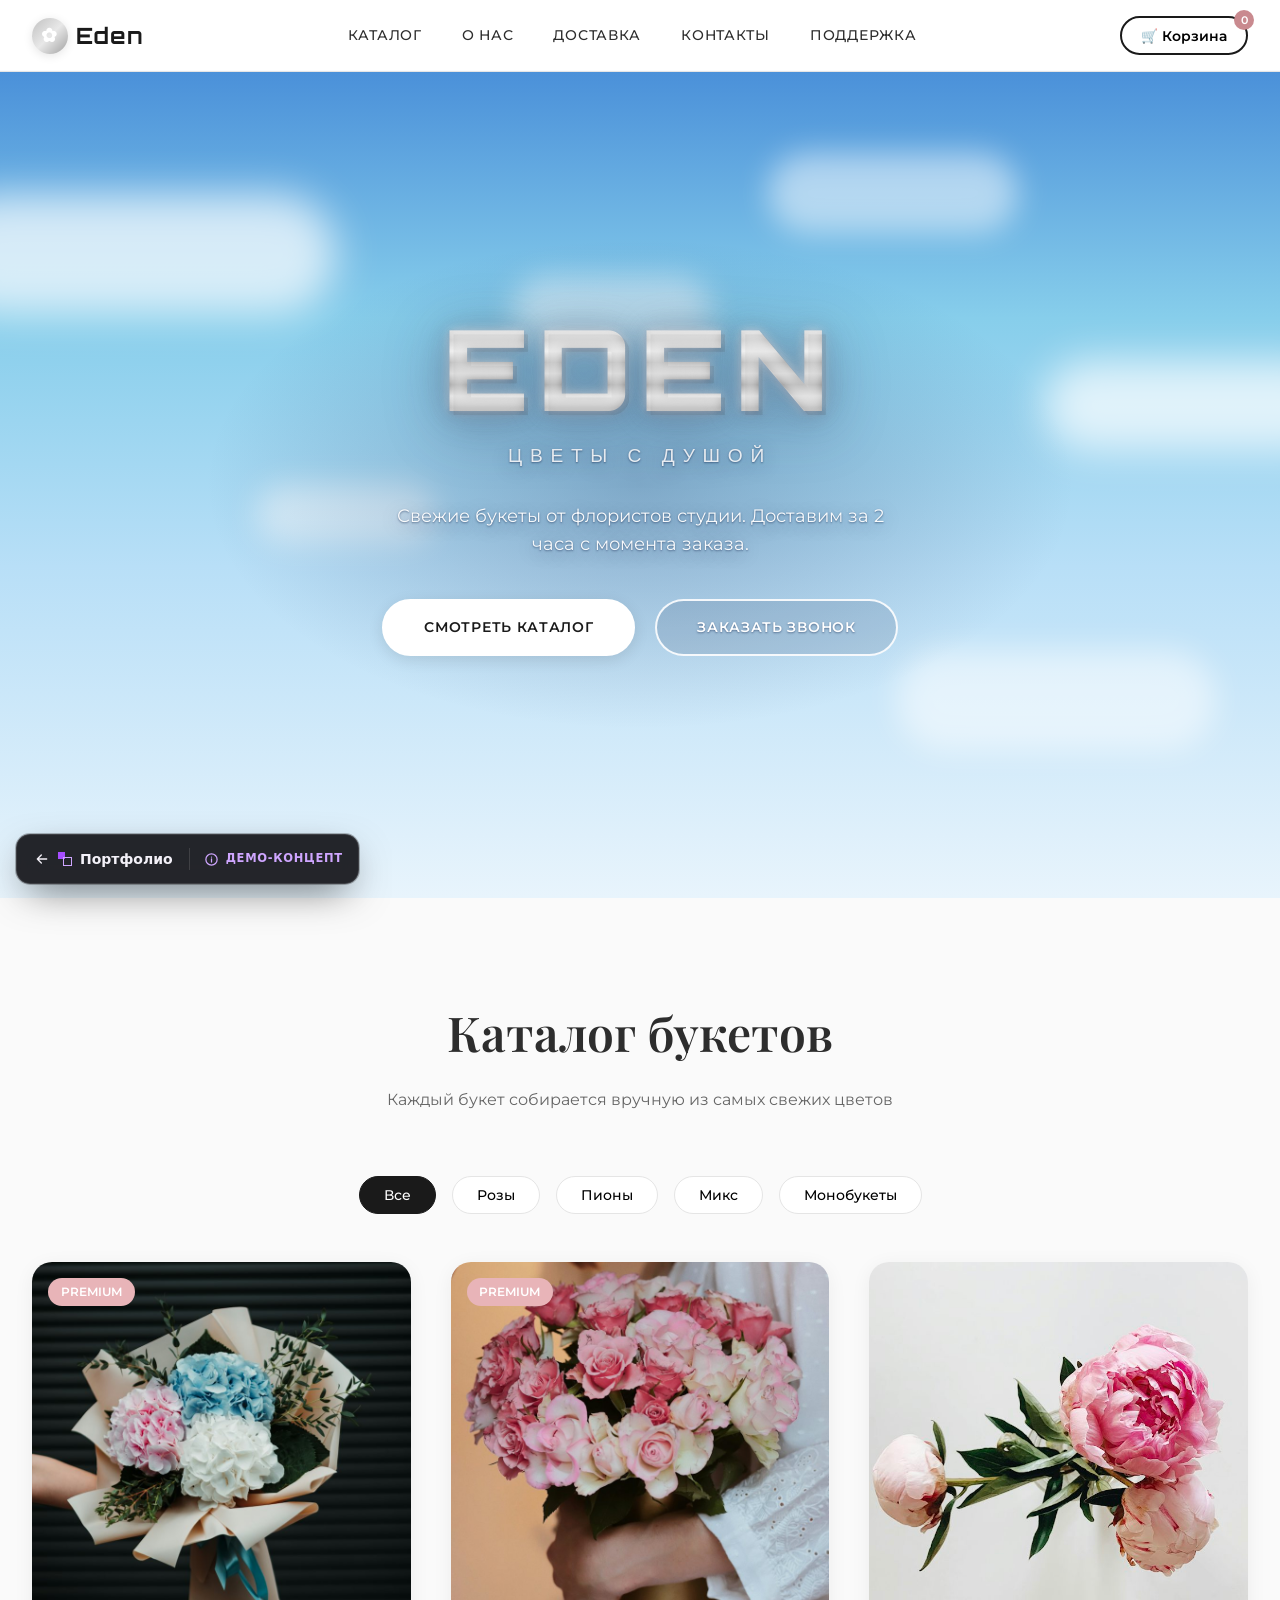
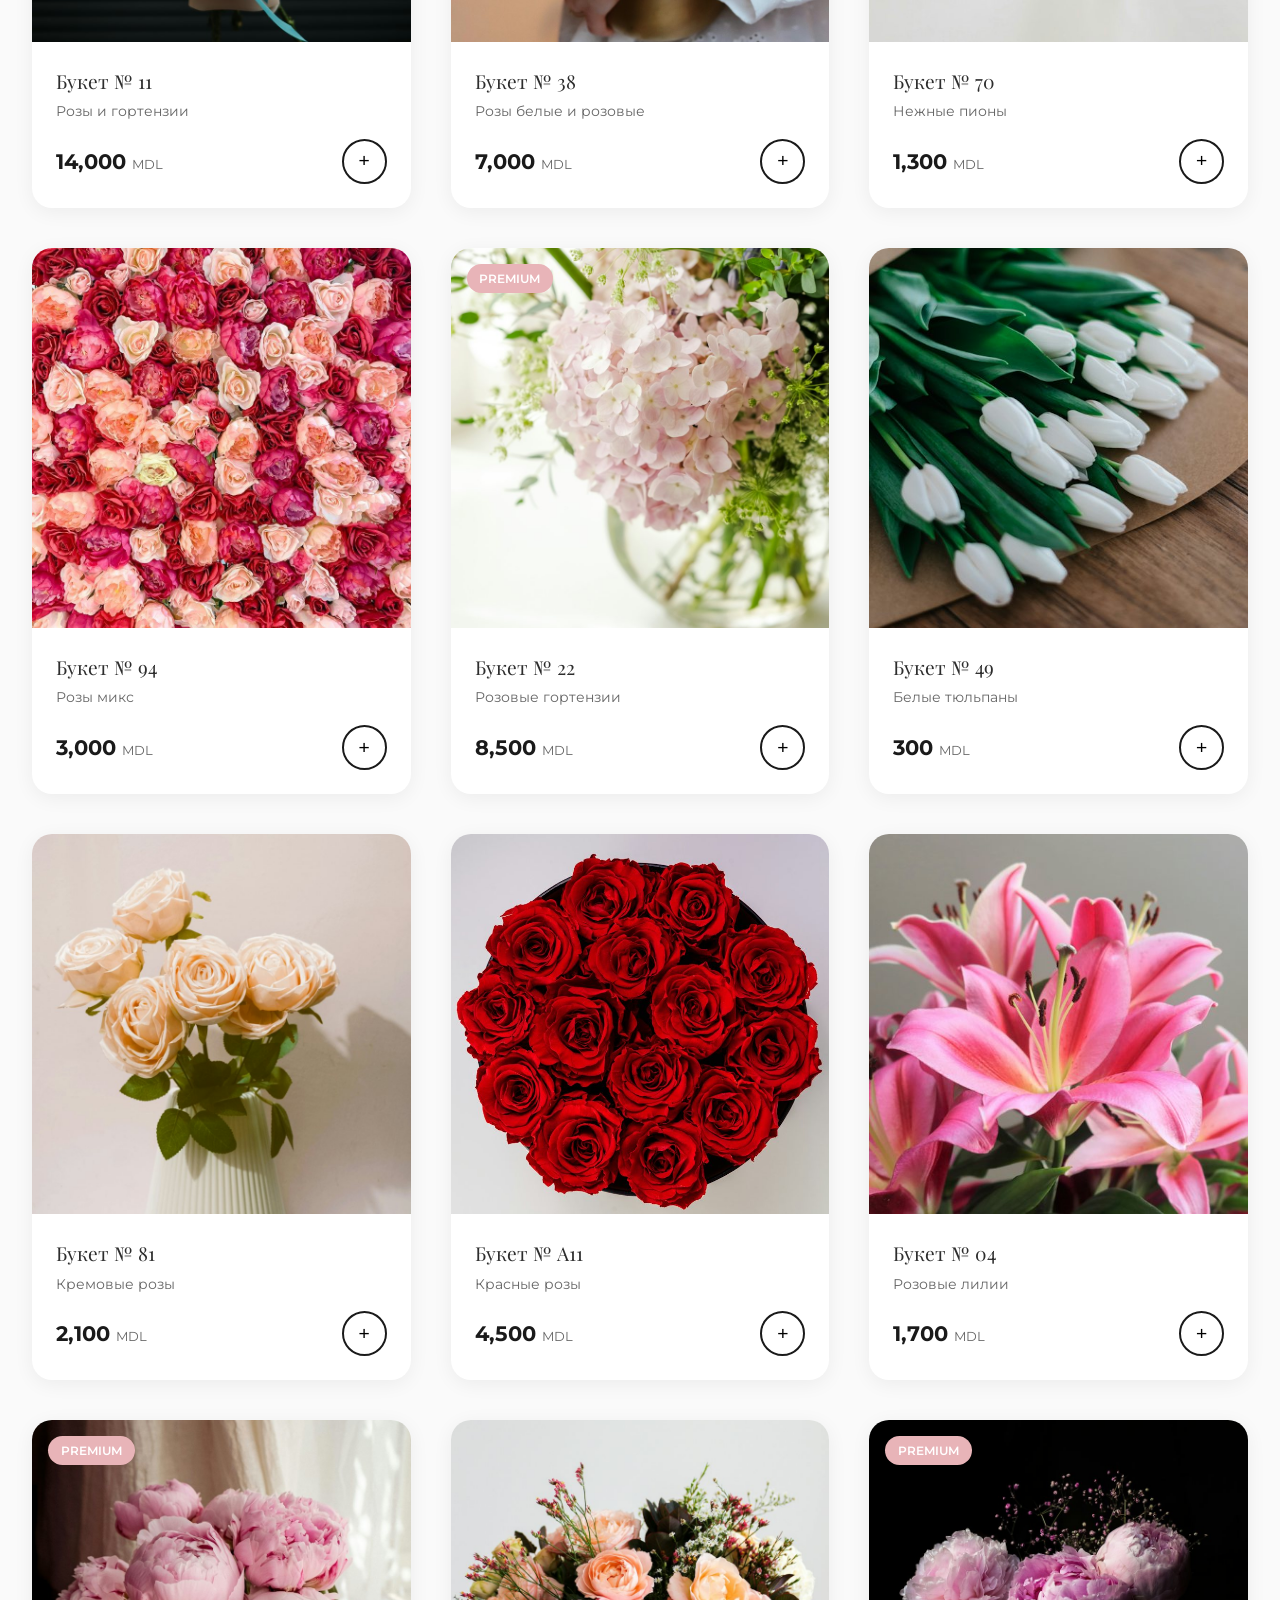
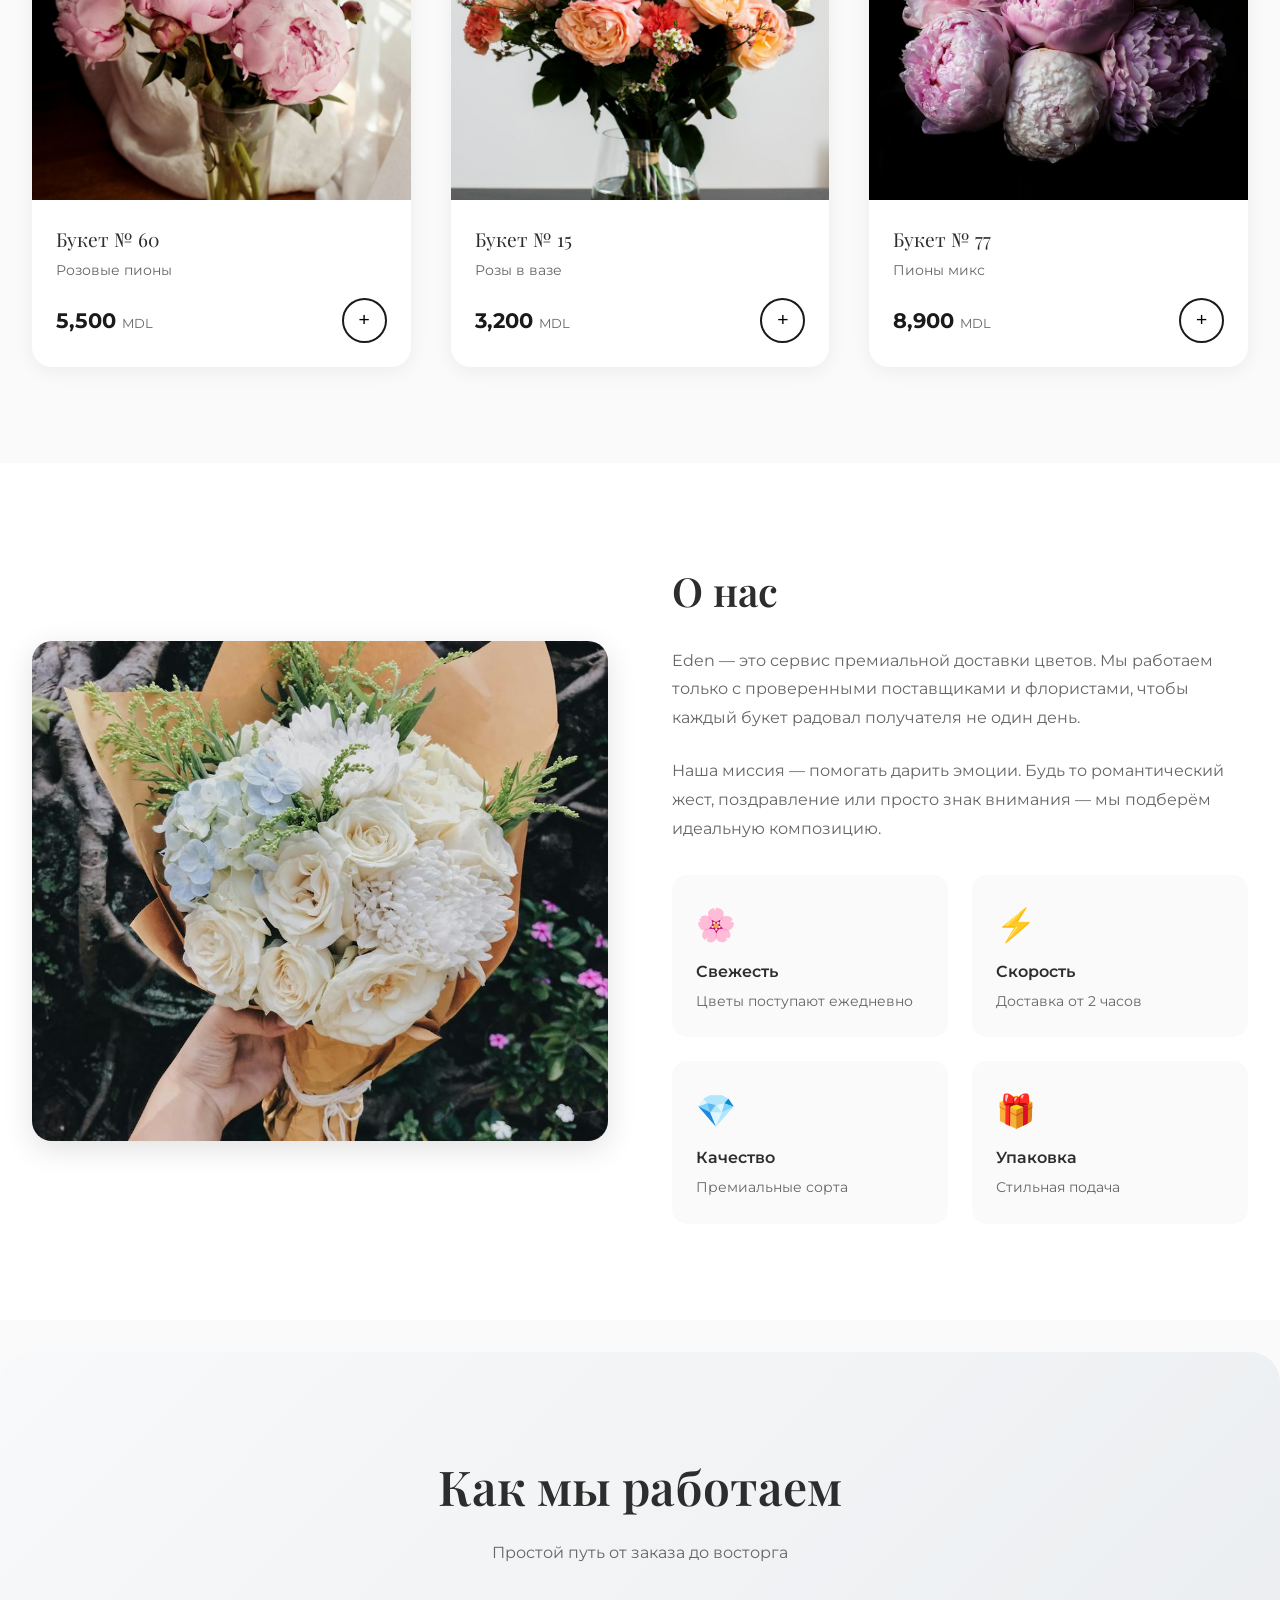
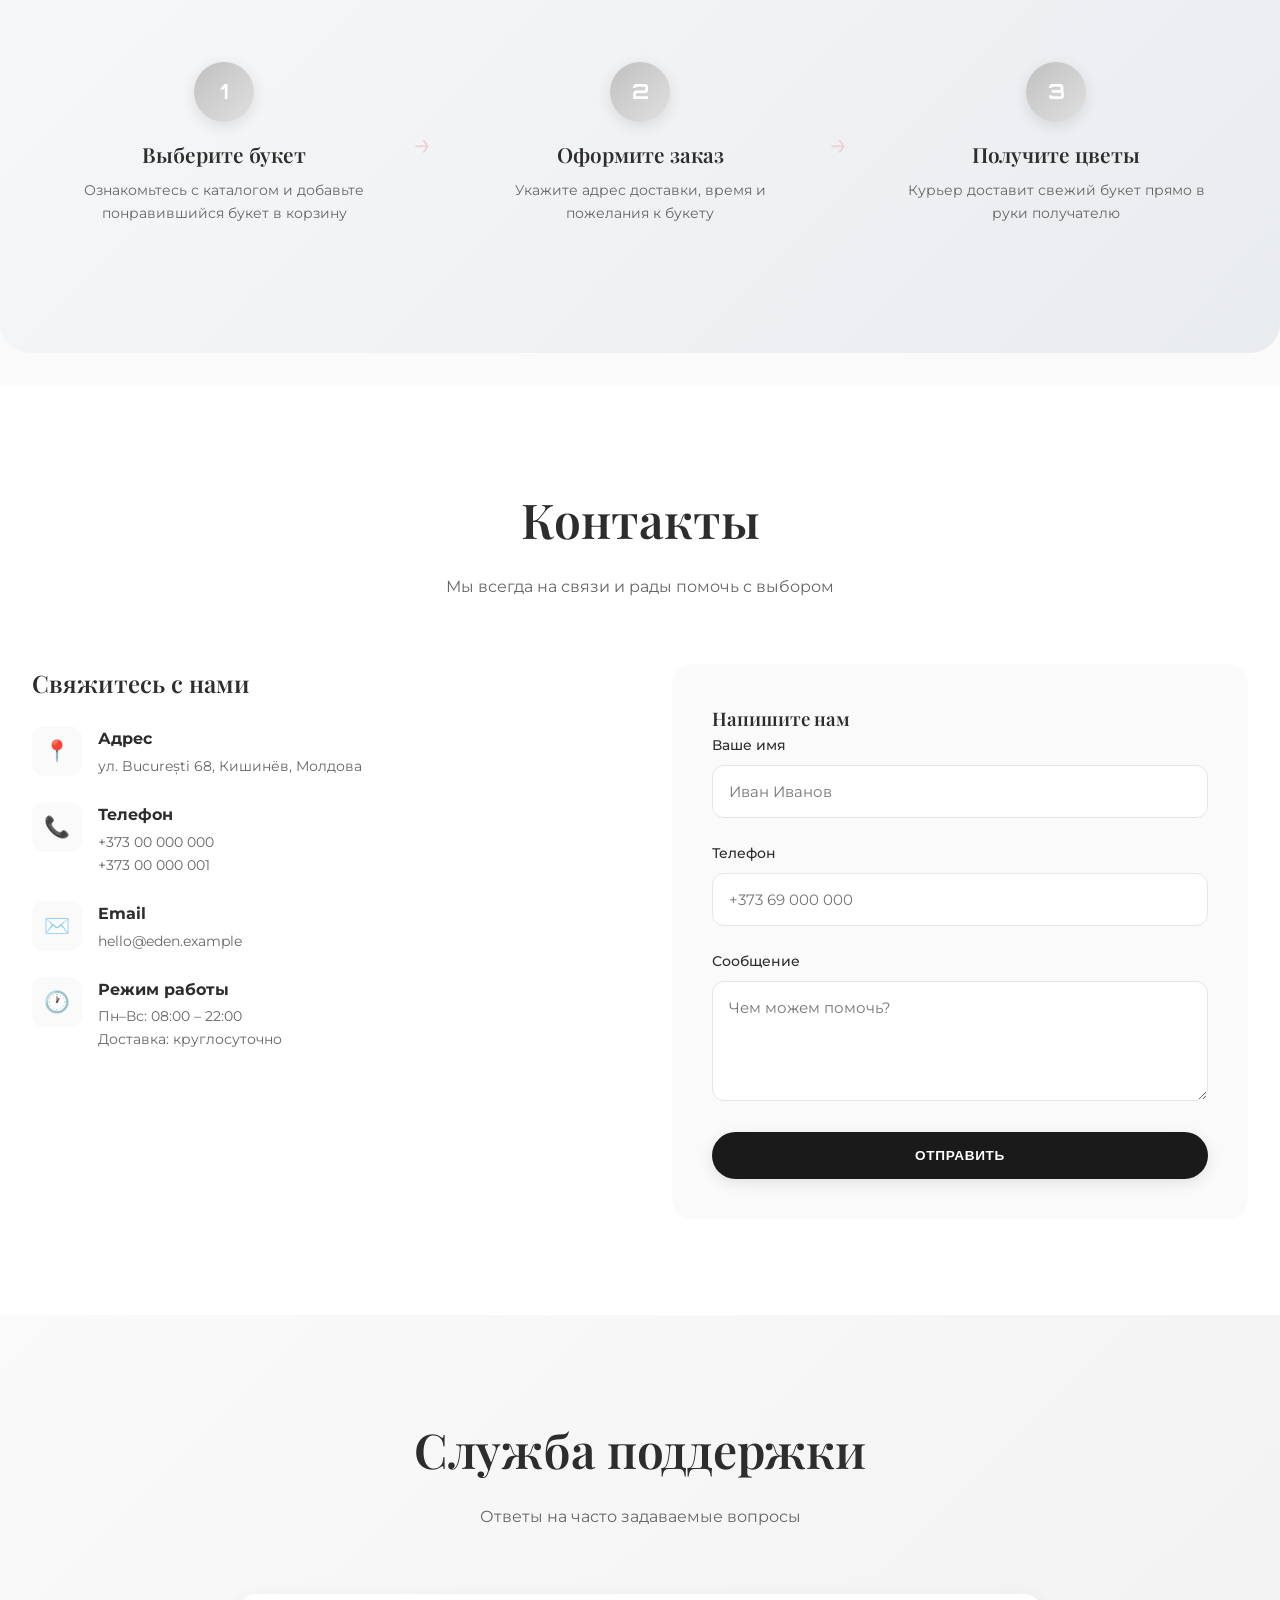
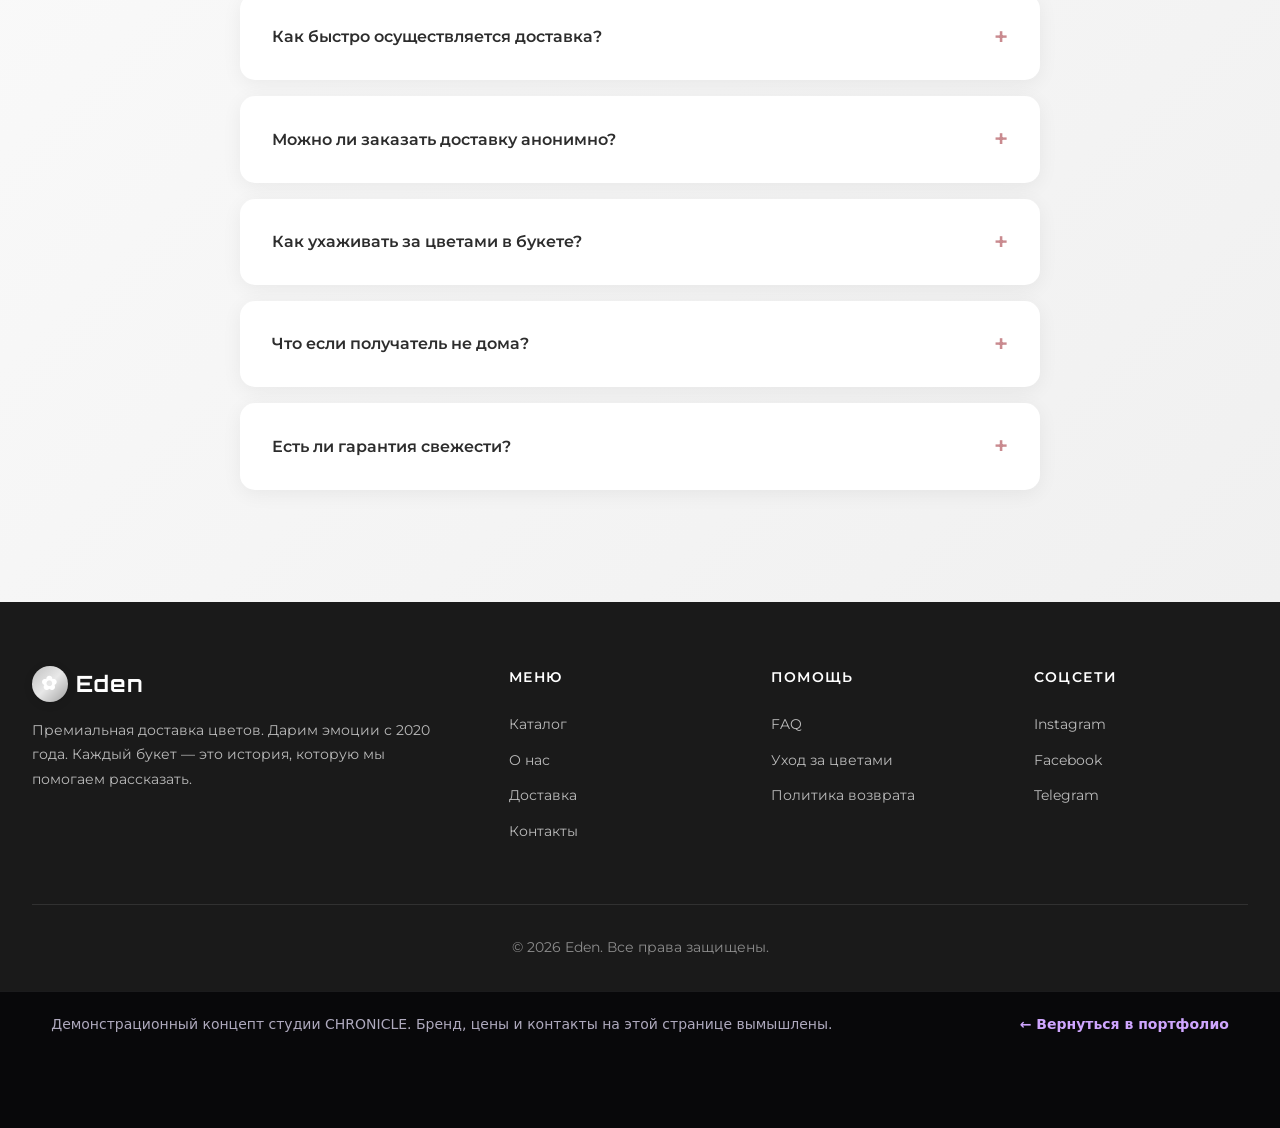
<file: project3.html>
<!DOCTYPE html>
<html lang="ru">
<head>
<meta charset="UTF-8">
<meta name="viewport" content="width=device-width, initial-scale=1.0">
<link rel="preconnect" href="https://fonts.googleapis.com">
<link rel="preconnect" href="https://fonts.gstatic.com" crossorigin>
<title>Eden — Доставка цветов · Демо-концепт CHRONICLE</title>
<link href="https://fonts.googleapis.com/css2?family=Orbitron:wght@400;700;900&family=Montserrat:wght@300;400;500;600&family=Playfair+Display:wght@400;600;700&display=swap" rel="stylesheet">
<style>
:root{--primary:#1a1a1a;--accent:#e8b4b8;--accent-dark:#c98a8f;--bg:#fafafa;--surface:#fff;--text:#2d2d2d;--text-light:#666;--border:#e5e5e5;--shadow:0 4px 20px rgba(0,0,0,0.06);--shadow-hover:0 8px 30px rgba(0,0,0,0.12)}
*{margin:0;padding:0;box-sizing:border-box}
body{font-family:'Montserrat',sans-serif;color:var(--text);background:var(--bg);overflow-x:hidden;line-height:1.6}
h1,h2,h3,h4{font-family:'Playfair Display',serif;font-weight:600}
.sakura-container{position:fixed;top:0;left:0;width:100%;height:100%;pointer-events:none;z-index:9999;overflow:hidden}
.petal{position:absolute;top:-10%;width:20px;height:20px;background:linear-gradient(135deg,#ffc0cb,#ffb6c1,#ffc0cb);border-radius:150% 0 150% 0;opacity:0.7;animation:fall linear infinite;filter:blur(0.5px)}
.petal:nth-child(odd){background:linear-gradient(135deg,#ffd1dc,#ffb6c1)}
.petal:nth-child(3n){width:15px;height:15px;animation-duration:12s}
.petal:nth-child(5n){width:25px;height:25px;animation-duration:18s}
@keyframes fall{0%{transform:translateY(-10vh) translateX(0) rotate(0deg);opacity:0}10%{opacity:0.8}90%{opacity:0.6}100%{transform:translateY(110vh) translateX(100px) rotate(720deg);opacity:0}}
.reveal{opacity:0;transform:translateY(30px);transition:all 0.8s cubic-bezier(0.4,0,0.2,1)}
.reveal.active{opacity:1;transform:translateY(0)}
header{position:fixed;top:0;width:100%;background:rgba(255,255,255,0.95);backdrop-filter:blur(20px);border-bottom:1px solid var(--border);z-index:1000;transition:all 0.3s ease}
.header-inner{max-width:1400px;margin:0 auto;padding:1rem 2rem;display:flex;justify-content:space-between;align-items:center}
.logo{font-family:'Orbitron',sans-serif;font-size:1.4rem;font-weight:700;color:var(--primary);text-decoration:none;display:flex;align-items:center;gap:0.5rem;letter-spacing:0.05em}
.logo-icon{width:36px;height:36px;background:linear-gradient(135deg,#c0c0c0,#e8e8e8,#a0a0a0);border-radius:50%;display:flex;align-items:center;justify-content:center;box-shadow:0 2px 10px rgba(0,0,0,0.1)}
.logo-icon::before{content:"✿";color:white;font-size:1.2rem}
nav{display:flex;gap:2.5rem;align-items:center}
nav a{text-decoration:none;color:var(--text);font-size:0.9rem;font-weight:500;letter-spacing:0.05em;text-transform:uppercase;position:relative;transition:color 0.3s}
nav a::after{content:'';position:absolute;bottom:-4px;left:0;width:0;height:1.5px;background:var(--accent-dark);transition:width 0.3s ease}
nav a:hover::after{width:100%}
.cart-btn{position:relative;background:none;border:2px solid var(--primary);padding:0.6rem 1.2rem;border-radius:30px;cursor:pointer;font-family:'Montserrat',sans-serif;font-weight:600;font-size:0.85rem;display:flex;align-items:center;gap:0.5rem;transition:all 0.3s}
.cart-btn:hover{background:var(--primary);color:white}
.cart-count{position:absolute;top:-8px;right:-8px;background:var(--accent-dark);color:white;font-size:0.7rem;width:20px;height:20px;border-radius:50%;display:flex;align-items:center;justify-content:center}
.mobile-menu-btn{display:none;background:none;border:none;font-size:1.5rem;cursor:pointer}
.hero{margin-top:70px;min-height:92vh;display:flex;align-items:center;justify-content:center;position:relative;background:linear-gradient(180deg,#4a90d9 0%,#87ceeb 30%,#b8dff7 60%,#e8f4fc 100%);overflow:hidden}
.hero::before,.hero::after{content:'';position:absolute;background:rgba(255,255,255,0.7);border-radius:100px;filter:blur(20px)}
.hero::before{width:400px;height:120px;top:15%;left:-5%;animation:cloudMove 25s linear infinite}
.hero::after{width:300px;height:90px;top:35%;right:-5%;animation:cloudMove 30s linear infinite reverse}
.cloud{position:absolute;background:rgba(255,255,255,0.5);border-radius:100px;filter:blur(15px)}
.cloud:nth-child(1){width:250px;height:80px;top:10%;left:60%;animation:cloudMove 35s linear infinite}
.cloud:nth-child(2){width:180px;height:60px;top:50%;left:20%;animation:cloudMove 28s linear infinite reverse}
.cloud:nth-child(3){width:320px;height:100px;top:70%;left:70%;animation:cloudMove 32s linear infinite}
.cloud:nth-child(4){width:200px;height:70px;top:25%;left:40%;animation:cloudMove 22s linear infinite reverse}
@keyframes cloudMove{0%{transform:translateX(-100px)}100%{transform:translateX(calc(100vw + 100px))}}
.hero-content{text-align:center;z-index:2;padding:2rem;max-width:900px;position:relative}
.hero-title{font-family:'Orbitron',sans-serif;font-size:clamp(3rem,10vw,7rem);font-weight:900;line-height:1;margin-bottom:1rem;letter-spacing:0.08em;text-transform:uppercase;background:linear-gradient(180deg,#fff 0%,#e8e8e8 15%,#c0c0c0 25%,#f5f5f5 35%,#a0a0a0 45%,#d0d0d0 55%,#808080 65%,#e0e0e0 75%,#b0b0b0 85%,#f0f0f0 100%);-webkit-background-clip:text;-webkit-text-fill-color:transparent;background-clip:text;text-shadow:0 0 10px rgba(255,255,255,0.5),0 0 20px rgba(192,192,192,0.3),0 0 40px rgba(192,192,192,0.2),4px 4px 0px rgba(0,0,0,0.1);filter:drop-shadow(0 4px 8px rgba(0,0,0,0.15));animation:chromeShine 4s ease-in-out infinite}
@keyframes chromeShine{0%,100%{filter:drop-shadow(0 4px 8px rgba(0,0,0,0.15)) brightness(1)}50%{filter:drop-shadow(0 4px 12px rgba(0,0,0,0.2)) brightness(1.1)}}
.hero-subtitle{font-family:'Orbitron',sans-serif;font-size:clamp(0.8rem,2vw,1.2rem);font-weight:400;letter-spacing:0.4em;text-transform:uppercase;color:rgba(255,255,255,0.9);margin-bottom:2rem;text-shadow:0 2px 4px rgba(0,0,0,0.1)}
.hero p{font-size:1.1rem;color:rgba(255,255,255,0.95);margin-bottom:2.5rem;max-width:500px;margin-left:auto;margin-right:auto;text-shadow:0 1px 3px rgba(0,0,0,0.2)}
.btn-primary{display:inline-block;padding:1rem 2.5rem;background:white;color:var(--primary);text-decoration:none;border-radius:30px;font-weight:600;letter-spacing:0.05em;text-transform:uppercase;font-size:0.85rem;transition:all 0.3s;border:2px solid white;box-shadow:0 4px 15px rgba(0,0,0,0.1)}
.btn-primary:hover{background:transparent;color:white;transform:translateY(-2px);box-shadow:0 8px 25px rgba(0,0,0,0.2)}
.btn-outline{display:inline-block;padding:1rem 2.5rem;background:transparent;color:white;text-decoration:none;border-radius:30px;font-weight:600;letter-spacing:0.05em;text-transform:uppercase;font-size:0.85rem;border:2px solid rgba(255,255,255,0.8);margin-left:1rem;transition:all 0.3s}
.btn-outline:hover{background:white;color:var(--primary)}
section{padding:6rem 2rem;max-width:1400px;margin:0 auto}
.section-header{text-align:center;margin-bottom:4rem}
.section-header h2{font-size:clamp(2rem,4vw,3rem);margin-bottom:1rem}
.section-header p{color:var(--text-light);max-width:600px;margin:0 auto}
.catalog{background:var(--bg)}
.filters{display:flex;justify-content:center;gap:1rem;margin-bottom:3rem;flex-wrap:wrap}
.filter-btn{padding:0.6rem 1.5rem;border:1.5px solid var(--border);background:white;border-radius:25px;cursor:pointer;font-family:'Montserrat',sans-serif;font-size:0.85rem;font-weight:500;transition:all 0.3s}
.filter-btn:hover,.filter-btn.active{background:var(--primary);color:white;border-color:var(--primary)}
.products-grid{display:grid;grid-template-columns:repeat(auto-fill,minmax(280px,1fr));gap:2.5rem}
.product-card{background:white;border-radius:20px;overflow:hidden;box-shadow:var(--shadow);transition:all 0.4s cubic-bezier(0.4,0,0.2,1);cursor:pointer;position:relative}
.product-card:hover{transform:translateY(-8px);box-shadow:var(--shadow-hover)}
.product-image{width:100%;height:380px;position:relative;overflow:hidden;background:#f5f5f5}
.product-image img{width:100%;height:100%;object-fit:cover;transition:transform 0.6s cubic-bezier(0.4,0,0.2,1)}
.product-card:hover .product-image img{transform:scale(1.08)}
.product-badge{position:absolute;top:1rem;left:1rem;background:var(--accent);color:white;padding:0.3rem 0.8rem;border-radius:20px;font-size:0.75rem;font-weight:600;text-transform:uppercase;z-index:2}
.product-info{padding:1.5rem}
.product-name{font-family:'Playfair Display',serif;font-size:1.2rem;margin-bottom:0.3rem}
.product-desc{font-size:0.85rem;color:var(--text-light);margin-bottom:1rem}
.product-footer{display:flex;justify-content:space-between;align-items:center}
.product-price{font-size:1.3rem;font-weight:700;color:var(--primary)}
.product-price span{font-size:0.8rem;font-weight:400;color:var(--text-light)}
.add-to-cart{width:45px;height:45px;border-radius:50%;border:2px solid var(--primary);background:white;cursor:pointer;display:flex;align-items:center;justify-content:center;transition:all 0.3s;font-size:1.2rem}
.add-to-cart:hover{background:var(--primary);color:white;transform:scale(1.1)}
.about{background:white}
.about-grid{display:grid;grid-template-columns:1fr 1fr;gap:4rem;align-items:center}
.about-image{position:relative;height:500px;border-radius:20px;overflow:hidden;box-shadow:var(--shadow-hover)}
.about-image img{width:100%;height:100%;object-fit:cover}
.about-content h2{font-size:2.5rem;margin-bottom:1.5rem}
.about-content p{color:var(--text-light);margin-bottom:1.5rem;line-height:1.8}
.features{display:grid;grid-template-columns:1fr 1fr;gap:1.5rem;margin-top:2rem}
.feature{padding:1.5rem;background:var(--bg);border-radius:15px;transition:all 0.3s}
.feature:hover{transform:translateY(-3px);box-shadow:var(--shadow)}
.feature-icon{font-size:2rem;margin-bottom:0.5rem}
.feature h4{font-family:'Montserrat',sans-serif;font-weight:600;margin-bottom:0.3rem}
.feature p{font-size:0.85rem;margin:0}
.delivery{background:linear-gradient(135deg,#f8f9fa,#e9ecef);border-radius:30px;margin:2rem auto;max-width:1300px}
.delivery-grid{display:grid;grid-template-columns:repeat(3,1fr);gap:2rem;text-align:center}
.delivery-step{padding:2rem;position:relative}
.delivery-step:not(:last-child)::after{content:'→';position:absolute;right:-1rem;top:50%;transform:translateY(-50%);font-size:2rem;color:var(--accent);opacity:0.5}
.step-number{width:60px;height:60px;background:linear-gradient(135deg,#c0c0c0,#e0e0e0);border-radius:50%;display:flex;align-items:center;justify-content:center;margin:0 auto 1rem;font-family:'Orbitron',sans-serif;font-size:1.3rem;font-weight:700;color:white;box-shadow:0 4px 15px rgba(0,0,0,0.1)}
.delivery-step h3{margin-bottom:0.5rem;font-size:1.3rem}
.delivery-step p{color:var(--text-light);font-size:0.9rem}
.contacts{background:white}
.contacts-grid{display:grid;grid-template-columns:1fr 1fr;gap:4rem}
.contact-info h3{font-size:1.5rem;margin-bottom:1.5rem}
.contact-item{display:flex;align-items:flex-start;gap:1rem;margin-bottom:1.5rem}
.contact-icon{width:50px;height:50px;background:var(--bg);border-radius:12px;display:flex;align-items:center;justify-content:center;font-size:1.3rem;flex-shrink:0}
.contact-item div strong{display:block;margin-bottom:0.2rem}
.contact-item div p{color:var(--text-light);font-size:0.9rem}
.contact-form{background:var(--bg);padding:2.5rem;border-radius:20px}
.form-group{margin-bottom:1.5rem}
.form-group label{display:block;margin-bottom:0.5rem;font-weight:500;font-size:0.9rem}
.form-group input,.form-group textarea{width:100%;padding:1rem;border:1.5px solid var(--border);border-radius:12px;font-family:'Montserrat',sans-serif;font-size:0.95rem;transition:all 0.3s;background:white}
.form-group input:focus,.form-group textarea:focus{outline:none;border-color:var(--accent-dark);box-shadow:0 0 0 3px rgba(232,180,184,0.2)}
.form-group textarea{resize:vertical;min-height:120px}
.support{background:linear-gradient(135deg,#fafafa,#f0f0f0)}
.faq-list{max-width:800px;margin:0 auto}
.faq-item{background:white;border-radius:15px;margin-bottom:1rem;overflow:hidden;box-shadow:var(--shadow);transition:all 0.3s}
.faq-item:hover{box-shadow:var(--shadow-hover)}
.faq-question{padding:1.5rem 2rem;display:flex;justify-content:space-between;align-items:center;cursor:pointer;font-weight:600;transition:background 0.3s}
.faq-question:hover{background:rgba(232,180,184,0.05)}
.faq-question::after{content:'+';font-size:1.5rem;color:var(--accent-dark);transition:transform 0.3s}
.faq-item.open .faq-question::after{transform:rotate(45deg)}
.faq-answer{max-height:0;overflow:hidden;transition:max-height 0.4s ease,padding 0.4s ease;padding:0 2rem}
.faq-item.open .faq-answer{max-height:300px;padding:0 2rem 1.5rem}
.faq-answer p{color:var(--text-light);line-height:1.7}
.cart-overlay{position:fixed;top:0;left:0;width:100%;height:100%;background:rgba(0,0,0,0.5);z-index:2000;opacity:0;visibility:hidden;transition:all 0.3s}
.cart-overlay.active{opacity:1;visibility:visible}
.cart-sidebar{position:fixed;top:0;right:-450px;width:100%;max-width:450px;height:100%;background:white;z-index:2001;transition:right 0.4s cubic-bezier(0.4,0,0.2,1);display:flex;flex-direction:column}
.cart-sidebar.active{right:0}
.cart-header{padding:1.5rem 2rem;border-bottom:1px solid var(--border);display:flex;justify-content:space-between;align-items:center}
.cart-header h2{font-size:1.5rem}
.close-cart{background:none;border:none;font-size:1.5rem;cursor:pointer;width:40px;height:40px;border-radius:50%;display:flex;align-items:center;justify-content:center;transition:background 0.3s}
.close-cart:hover{background:var(--bg)}
.cart-items{flex:1;overflow-y:auto;padding:1.5rem 2rem}
.cart-empty{text-align:center;padding:3rem 0;color:var(--text-light)}
.cart-empty-icon{font-size:4rem;margin-bottom:1rem;opacity:0.5}
.cart-item{display:flex;gap:1rem;padding:1.5rem 0;border-bottom:1px solid var(--border);animation:slideIn 0.3s ease}
@keyframes slideIn{from{opacity:0;transform:translateX(20px)}to{opacity:1;transform:translateX(0)}}
.cart-item-image{width:80px;height:80px;background:var(--bg);border-radius:12px;display:flex;align-items:center;justify-content:center;font-size:2rem;flex-shrink:0;overflow:hidden}
.cart-item-image img{width:100%;height:100%;object-fit:cover}
.cart-item-details{flex:1}
.cart-item-name{font-weight:600;margin-bottom:0.3rem}
.cart-item-price{color:var(--accent-dark);font-weight:700}
.cart-item-remove{background:none;border:none;color:#999;cursor:pointer;font-size:1.2rem;transition:color 0.3s;align-self:flex-start}
.cart-item-remove:hover{color:#e74c3c}
.cart-footer{padding:1.5rem 2rem;border-top:1px solid var(--border);background:var(--bg)}
.cart-total{display:flex;justify-content:space-between;font-size:1.2rem;font-weight:700;margin-bottom:1.5rem}
.checkout-btn{width:100%;padding:1rem;background:var(--primary);color:white;border:none;border-radius:12px;font-family:'Montserrat',sans-serif;font-weight:600;font-size:1rem;cursor:pointer;transition:all 0.3s}
.checkout-btn:hover{opacity:0.9;transform:translateY(-2px)}
footer{background:var(--primary);color:white;padding:4rem 2rem 2rem}
.footer-grid{max-width:1400px;margin:0 auto;display:grid;grid-template-columns:2fr 1fr 1fr 1fr;gap:3rem;margin-bottom:3rem}
.footer-brand .logo{color:white;margin-bottom:1rem}
.footer-brand p{color:rgba(255,255,255,0.7);font-size:0.9rem;line-height:1.7}
.footer-links h4{font-family:'Montserrat',sans-serif;font-weight:600;margin-bottom:1.5rem;font-size:0.9rem;text-transform:uppercase;letter-spacing:0.1em}
.footer-links a{display:block;color:rgba(255,255,255,0.7);text-decoration:none;margin-bottom:0.8rem;font-size:0.9rem;transition:color 0.3s}
.footer-links a:hover{color:white}
.footer-bottom{max-width:1400px;margin:0 auto;padding-top:2rem;border-top:1px solid rgba(255,255,255,0.1);text-align:center;color:rgba(255,255,255,0.5);font-size:0.85rem}
.toast{position:fixed;bottom:2rem;left:50%;transform:translateX(-50%) translateY(100px);background:var(--primary);color:white;padding:1rem 2rem;border-radius:12px;font-weight:500;z-index:3000;opacity:0;transition:all 0.4s cubic-bezier(0.4,0,0.2,1);box-shadow:var(--shadow-hover)}
.toast.show{opacity:1;transform:translateX(-50%) translateY(0)}
@media(max-width:1024px){.about-grid,.contacts-grid{grid-template-columns:1fr;gap:2rem}.about-image{height:300px}.delivery-grid{grid-template-columns:1fr}.delivery-step:not(:last-child)::after{content:'↓';right:50%;top:100%;transform:translateX(50%)}.footer-grid{grid-template-columns:1fr 1fr}}
@media(max-width:768px){.header-inner{padding:1rem}nav{position:fixed;top:70px;left:0;width:100%;background:white;flex-direction:column;padding:2rem;gap:1.5rem;border-bottom:1px solid var(--border);transform:translateY(-150%);transition:transform 0.4s ease}nav.open{transform:translateY(0)}.mobile-menu-btn{display:block}.hero{min-height:80vh;margin-top:60px}.hero-title{font-size:2.8rem;letter-spacing:0.04em}.hero-subtitle{font-size:0.7rem;letter-spacing:0.2em}.btn-outline{margin-left:0;margin-top:1rem}.hero-buttons{display:flex;flex-direction:column;align-items:center}section{padding:3rem 1rem}.products-grid{grid-template-columns:repeat(2,1fr);gap:1rem}.product-image{height:220px}.features{grid-template-columns:1fr}.footer-grid{grid-template-columns:1fr;gap:2rem}.cart-sidebar{max-width:100%}}
@media(max-width:480px){.products-grid{grid-template-columns:1fr}.section-header h2{font-size:1.8rem}.hero-title{font-size:2.2rem}}
</style>
<meta name="description" content="Демо-концепт CHRONICLE: интернет-магазин цветов с каталогом, корзиной и доставкой.">
<meta name="robots" content="noindex, follow">
<link rel="icon" href="favicon.svg" type="image/svg+xml">
<style id="chronicle-fixes">
/* Legibility of the hero on the light sky background */
.hero-content::before { content: ''; position: absolute; inset: -10% -25%; z-index: -1; background: radial-gradient(closest-side, rgba(30, 55, 100, .30), transparent); pointer-events: none; }
.hero-title { filter: drop-shadow(0 2px 2px rgba(20, 40, 80, .45)) drop-shadow(0 10px 28px rgba(20, 40, 80, .35)); }
.hero-subtitle, .hero p { text-shadow: 0 1px 2px rgba(20, 40, 80, .55), 0 4px 18px rgba(20, 40, 80, .35); }
.btn-outline { text-shadow: 0 1px 2px rgba(20, 40, 80, .5); border-color: rgba(255, 255, 255, .9); background: rgba(20, 40, 80, .12); }
</style>
<!-- chronicle-demo -->
</head>
<body>
<div class="sakura-container" id="sakura"></div>
<header id="header">
<div class="header-inner">
<a href="#" class="logo"><div class="logo-icon"></div>Eden</a>
<button class="mobile-menu-btn" onclick="toggleMenu()">☰</button>
<nav id="mainNav">
<a href="#catalog" onclick="closeMenu()">Каталог</a>
<a href="#about" onclick="closeMenu()">О нас</a>
<a href="#delivery" onclick="closeMenu()">Доставка</a>
<a href="#contacts" onclick="closeMenu()">Контакты</a>
<a href="#support" onclick="closeMenu()">Поддержка</a>
</nav>
<button class="cart-btn" onclick="toggleCart()">🛒 Корзина<span class="cart-count" id="cartCount">0</span></button>
</div>
</header>
<section class="hero">
<div class="cloud"></div><div class="cloud"></div><div class="cloud"></div><div class="cloud"></div>
<div class="hero-content reveal">
<div class="hero-title">Eden</div>
<div class="hero-subtitle">Цветы с душой</div>
<p>Свежие букеты от флористов студии. Доставим за 2 часа с момента заказа.</p>
<div class="hero-buttons">
<a href="#catalog" class="btn-primary">Смотреть каталог</a>
<a href="#contacts" class="btn-outline">Заказать звонок</a>
</div>
</div>
</section>

<section class="catalog" id="catalog">
<div class="section-header reveal">
<h2>Каталог букетов</h2>
<p>Каждый букет собирается вручную из самых свежих цветов</p>
</div>
<div class="filters reveal">
<button class="filter-btn active" onclick="filterProducts('all',this)">Все</button>
<button class="filter-btn" onclick="filterProducts('roses',this)">Розы</button>
<button class="filter-btn" onclick="filterProducts('peonies',this)">Пионы</button>
<button class="filter-btn" onclick="filterProducts('mixed',this)">Микс</button>
<button class="filter-btn" onclick="filterProducts('mono',this)">Монобукеты</button>
</div>
<div class="products-grid" id="productsGrid"></div>
</section>

<section class="about" id="about">
<div class="about-grid">
<div class="about-image reveal">
<img src="images/demo/eden/about-bouquet.jpg" alt="Букет из белых роз и гортензий в крафтовой упаковке" loading="lazy">
</div>
<div class="about-content reveal">
<h2>О нас</h2>
<p>Eden — это сервис премиальной доставки цветов. Мы работаем только с проверенными поставщиками и флористами, чтобы каждый букет радовал получателя не один день.</p>
<p>Наша миссия — помогать дарить эмоции. Будь то романтический жест, поздравление или просто знак внимания — мы подберём идеальную композицию.</p>
<div class="features">
<div class="feature"><div class="feature-icon">🌸</div><h4>Свежесть</h4><p>Цветы поступают ежедневно</p></div>
<div class="feature"><div class="feature-icon">⚡</div><h4>Скорость</h4><p>Доставка от 2 часов</p></div>
<div class="feature"><div class="feature-icon">💎</div><h4>Качество</h4><p>Премиальные сорта</p></div>
<div class="feature"><div class="feature-icon">🎁</div><h4>Упаковка</h4><p>Стильная подача</p></div>
</div>
</div>
</div>
</section>

<section class="delivery" id="delivery">
<div class="section-header reveal"><h2>Как мы работаем</h2><p>Простой путь от заказа до восторга</p></div>
<div class="delivery-grid reveal">
<div class="delivery-step"><div class="step-number">1</div><h3>Выберите букет</h3><p>Ознакомьтесь с каталогом и добавьте понравившийся букет в корзину</p></div>
<div class="delivery-step"><div class="step-number">2</div><h3>Оформите заказ</h3><p>Укажите адрес доставки, время и пожелания к букету</p></div>
<div class="delivery-step"><div class="step-number">3</div><h3>Получите цветы</h3><p>Курьер доставит свежий букет прямо в руки получателю</p></div>
</div>
</section>

<section class="contacts" id="contacts">
<div class="section-header reveal"><h2>Контакты</h2><p>Мы всегда на связи и рады помочь с выбором</p></div>
<div class="contacts-grid">
<div class="contact-info reveal">
<h3>Свяжитесь с нами</h3>
<div class="contact-item"><div class="contact-icon">📍</div><div><strong>Адрес</strong><p>ул. București 68, Кишинёв, Молдова</p></div></div>
<div class="contact-item"><div class="contact-icon">📞</div><div><strong>Телефон</strong><p>+373 00 000 000<br>+373 00 000 001</p></div></div>
<div class="contact-item"><div class="contact-icon">✉️</div><div><strong>Email</strong><p>hello@eden.example</p></div></div>
<div class="contact-item"><div class="contact-icon">🕐</div><div><strong>Режим работы</strong><p>Пн–Вс: 08:00 – 22:00<br>Доставка: круглосуточно</p></div></div>
</div>
<div class="contact-form reveal">
<h3>Напишите нам</h3>
<form onsubmit="handleContactSubmit(event)">
<div class="form-group"><label>Ваше имя</label><input type="text" placeholder="Иван Иванов" required></div>
<div class="form-group"><label>Телефон</label><input type="tel" placeholder="+373 69 000 000" required></div>
<div class="form-group"><label>Сообщение</label><textarea placeholder="Чем можем помочь?"></textarea></div>
<button type="submit" class="btn-primary" style="width:100%;border:none;cursor:pointer;background:var(--primary);color:white;">Отправить</button>
</form>
</div>
</div>
</section>

<section class="support" id="support">
<div class="section-header reveal"><h2>Служба поддержки</h2><p>Ответы на часто задаваемые вопросы</p></div>
<div class="faq-list reveal">
<div class="faq-item"><div class="faq-question" onclick="toggleFaq(this)">Как быстро осуществляется доставка?</div><div class="faq-answer"><p>Стандартная доставка по городу занимает от 2 до 4 часов с момента подтверждения заказа. Экспресс-доставка — в течение 1 часа (дополнительная плата 150 MDL).</p></div></div>
<div class="faq-item"><div class="faq-question" onclick="toggleFaq(this)">Можно ли заказать доставку анонимно?</div><div class="faq-answer"><p>Да, конечно. При оформлении заказа вы можете указать, что отправитель должен оставаться анонимным. Мы не раскрываем информацию об отправителе без его согласия.</p></div></div>
<div class="faq-item"><div class="faq-question" onclick="toggleFaq(this)">Как ухаживать за цветами в букете?</div><div class="faq-answer"><p>Мы рекомендуем срезать стебли под углом 45° каждые 2 дня, менять воду ежедневно и держать букет подальше от прямых солнечных лучков и батарей отопления. К каждому заказу прикладываем карточку с уходом.</p></div></div>
<div class="faq-item"><div class="faq-question" onclick="toggleFaq(this)">Что если получатель не дома?</div><div class="faq-answer"><p>Если получателя нет по указанному адресу, курьер свяжется с ним по телефону. Если связаться не удалось, букет вернётся к нам, и мы согласуем повторную доставку в удобное время.</p></div></div>
<div class="faq-item"><div class="faq-question" onclick="toggleFaq(this)">Есть ли гарантия свежести?</div><div class="faq-answer"><p>Мы гарантируем свежесть цветов минимум 7 дней. Если букет завянет раньше — заменим его бесплатно. Просто напишите нам в течение 24 часов после получения.</p></div></div>
</div>
</section>

<footer>
<div class="footer-grid">
<div class="footer-brand">
<a href="#" class="logo"><div class="logo-icon"></div>Eden</a>
<p>Премиальная доставка цветов. Дарим эмоции с 2020 года. Каждый букет — это история, которую мы помогаем рассказать.</p>
</div>
<div class="footer-links"><h4>Меню</h4><a href="#catalog">Каталог</a><a href="#about">О нас</a><a href="#delivery">Доставка</a><a href="#contacts">Контакты</a></div>
<div class="footer-links"><h4>Помощь</h4><a href="#support">FAQ</a><a href="#" onclick="showToast('Раздел в разработке')">Уход за цветами</a><a href="#" onclick="showToast('Раздел в разработке')">Политика возврата</a></div>
<div class="footer-links"><h4>Соцсети</h4><a href="#" onclick="showToast('Instagram')">Instagram</a><a href="#" onclick="showToast('Facebook')">Facebook</a><a href="#" onclick="showToast('Telegram')">Telegram</a></div>
</div>
<div class="footer-bottom"><p>© 2026 Eden. Все права защищены.</p></div>
</footer>

<div class="cart-overlay" id="cartOverlay" onclick="toggleCart()"></div>
<div class="cart-sidebar" id="cartSidebar">
<div class="cart-header"><h2>Ваша корзина</h2><button class="close-cart" onclick="toggleCart()">✕</button></div>
<div class="cart-items" id="cartItems">
<div class="cart-empty"><div class="cart-empty-icon">🌸</div><p>Ваша корзина пуста</p><p style="font-size:0.85rem;margin-top:0.5rem;">Добавьте букет из каталога</p></div>
</div>
<div class="cart-footer" id="cartFooter" style="display:none;">
<div class="cart-total"><span>Итого:</span><span id="cartTotal">0 MDL</span></div>
<button class="checkout-btn" onclick="showToast('Заказ оформлен! Мы перезвоним вам.')">Оформить заказ</button>
</div>
</div>

<div class="toast" id="toast"></div>

<script>
const products=[
{id:1,name:"Букет № 11",category:"mixed",price:14000,image:"images/demo/eden/bouquet-01-roses-hydrangea.jpg",desc:"Розы и гортензии"},
{id:2,name:"Букет № 38",category:"roses",price:7000,image:"images/demo/eden/bouquet-02-pink-white-roses.jpg",desc:"Розы белые и розовые"},
{id:3,name:"Букет № 70",category:"peonies",price:1300,image:"images/demo/eden/bouquet-03-peonies.jpg",desc:"Нежные пионы"},
{id:4,name:"Букет № 94",category:"mixed",price:3000,image:"images/demo/eden/bouquet-04-roses-mix.jpg",desc:"Розы микс"},
{id:5,name:"Букет № 22",category:"mono",price:8500,image:"images/demo/eden/bouquet-05-hydrangea.jpg",desc:"Розовые гортензии"},
{id:6,name:"Букет № 49",category:"mono",price:300,image:"images/demo/eden/bouquet-06-white-tulips.jpg",desc:"Белые тюльпаны"},
{id:7,name:"Букет № 81",category:"mixed",price:2100,image:"images/demo/eden/bouquet-07-cream-roses.jpg",desc:"Кремовые розы"},
{id:8,name:"Букет № А11",category:"roses",price:4500,image:"images/demo/eden/bouquet-08-red-roses.jpg",desc:"Красные розы"},
{id:9,name:"Букет № 04",category:"mono",price:1700,image:"images/demo/eden/bouquet-09-pink-lilies.jpg",desc:"Розовые лилии"},
{id:10,name:"Букет № 60",category:"peonies",price:5500,image:"images/demo/eden/bouquet-10-pink-peonies.jpg",desc:"Розовые пионы"},
{id:11,name:"Букет № 15",category:"mixed",price:3200,image:"images/demo/eden/bouquet-11-mixed-roses.jpg",desc:"Розы в вазе"},
{id:12,name:"Букет № 77",category:"peonies",price:8900,image:"images/demo/eden/bouquet-12-peonies-mix.jpg",desc:"Пионы микс"}
];
let cart=[];
let currentFilter='all';
document.addEventListener('DOMContentLoaded',()=>{renderProducts();createPetals();initScrollReveal()});
function createPetals(){const container=document.getElementById('sakura');const petalCount=window.innerWidth<768?15:30;for(let i=0;i<petalCount;i++){const petal=document.createElement('div');petal.className='petal';petal.style.left=Math.random()*100+'%';petal.style.animationDuration=(Math.random()*10+10)+'s';petal.style.animationDelay=(Math.random()*15)+'s';petal.style.opacity=Math.random()*0.5+0.3;container.appendChild(petal)}}
function renderProducts(){const grid=document.getElementById('productsGrid');const filtered=currentFilter==='all'?products:products.filter(p=>p.category===currentFilter);grid.innerHTML=filtered.map(p=>`<div class="product-card reveal" onclick="addToCart(${p.id})"><div class="product-image"><img src="${p.image}" alt="${p.name}" loading="lazy">${p.price>5000?'<span class="product-badge">Premium</span>':''}</div><div class="product-info"><div class="product-name">${p.name}</div><div class="product-desc">${p.desc}</div><div class="product-footer"><div class="product-price">${p.price.toLocaleString()} <span>MDL</span></div><button class="add-to-cart" onclick="event.stopPropagation();addToCart(${p.id})">+</button></div></div></div>`).join('');setTimeout(initScrollReveal,100)}
function filterProducts(category,btn){currentFilter=category;document.querySelectorAll('.filter-btn').forEach(b=>b.classList.remove('active'));btn.classList.add('active');renderProducts()}
function addToCart(id){const product=products.find(p=>p.id===id);const existing=cart.find(item=>item.id===id);if(existing){existing.qty++}else{cart.push({...product,qty:1})}updateCart();showToast(`${product.name} добавлен в корзину`)}
function removeFromCart(id){cart=cart.filter(item=>item.id!==id);updateCart()}
function updateCart(){const count=cart.reduce((sum,item)=>sum+item.qty,0);const total=cart.reduce((sum,item)=>sum+(item.price*item.qty),0);document.getElementById('cartCount').textContent=count;document.getElementById('cartTotal').textContent=total.toLocaleString()+' MDL';const itemsContainer=document.getElementById('cartItems');const footer=document.getElementById('cartFooter');if(cart.length===0){itemsContainer.innerHTML=`<div class="cart-empty"><div class="cart-empty-icon">🌸</div><p>Ваша корзина пуста</p><p style="font-size:0.85rem;margin-top:0.5rem;">Добавьте букет из каталога</p></div>`;footer.style.display='none'}else{itemsContainer.innerHTML=cart.map(item=>`<div class="cart-item"><div class="cart-item-image"><img src="${item.image}" alt="${item.name}"></div><div class="cart-item-details"><div class="cart-item-name">${item.name}</div><div class="cart-item-price">${item.qty} × ${item.price.toLocaleString()} MDL</div></div><button class="cart-item-remove" onclick="removeFromCart(${item.id})">🗑</button></div>`).join('');footer.style.display='block'}}
function toggleCart(){document.getElementById('cartSidebar').classList.toggle('active');document.getElementById('cartOverlay').classList.toggle('active');document.body.style.overflow=document.getElementById('cartSidebar').classList.contains('active')?'hidden':''}
function toggleMenu(){document.getElementById('mainNav').classList.toggle('open')}
function closeMenu(){document.getElementById('mainNav').classList.remove('open')}
function toggleFaq(element){const item=element.parentElement;const isOpen=item.classList.contains('open');document.querySelectorAll('.faq-item').forEach(i=>i.classList.remove('open'));if(!isOpen)item.classList.add('open')}
function initScrollReveal(){const observer=new IntersectionObserver((entries)=>{entries.forEach(entry=>{if(entry.isIntersecting){entry.target.classList.add('active')}})},{threshold:0.1});document.querySelectorAll('.reveal').forEach(el=>observer.observe(el))}
window.addEventListener('scroll',()=>{const header=document.getElementById('header');if(window.scrollY>50){header.style.boxShadow='0 2px 20px rgba(0,0,0,0.08)'}else{header.style.boxShadow='none'}});
document.querySelectorAll('a[href^="#"]').forEach(anchor=>{anchor.addEventListener('click',function(e){e.preventDefault();const target=document.querySelector(this.getAttribute('href'));if(target){target.scrollIntoView({behavior:'smooth',block:'start'})}})});
function showToast(message){const toast=document.getElementById('toast');toast.textContent=message;toast.classList.add('show');setTimeout(()=>toast.classList.remove('show'),3000)}
function handleContactSubmit(e){e.preventDefault();showToast('Сообщение отправлено! Мы скоро свяжемся с вами.');e.target.reset()}
</script>
<script src="assets/js/demo-kit.js" defer></script>
</body>
</html>
</file>
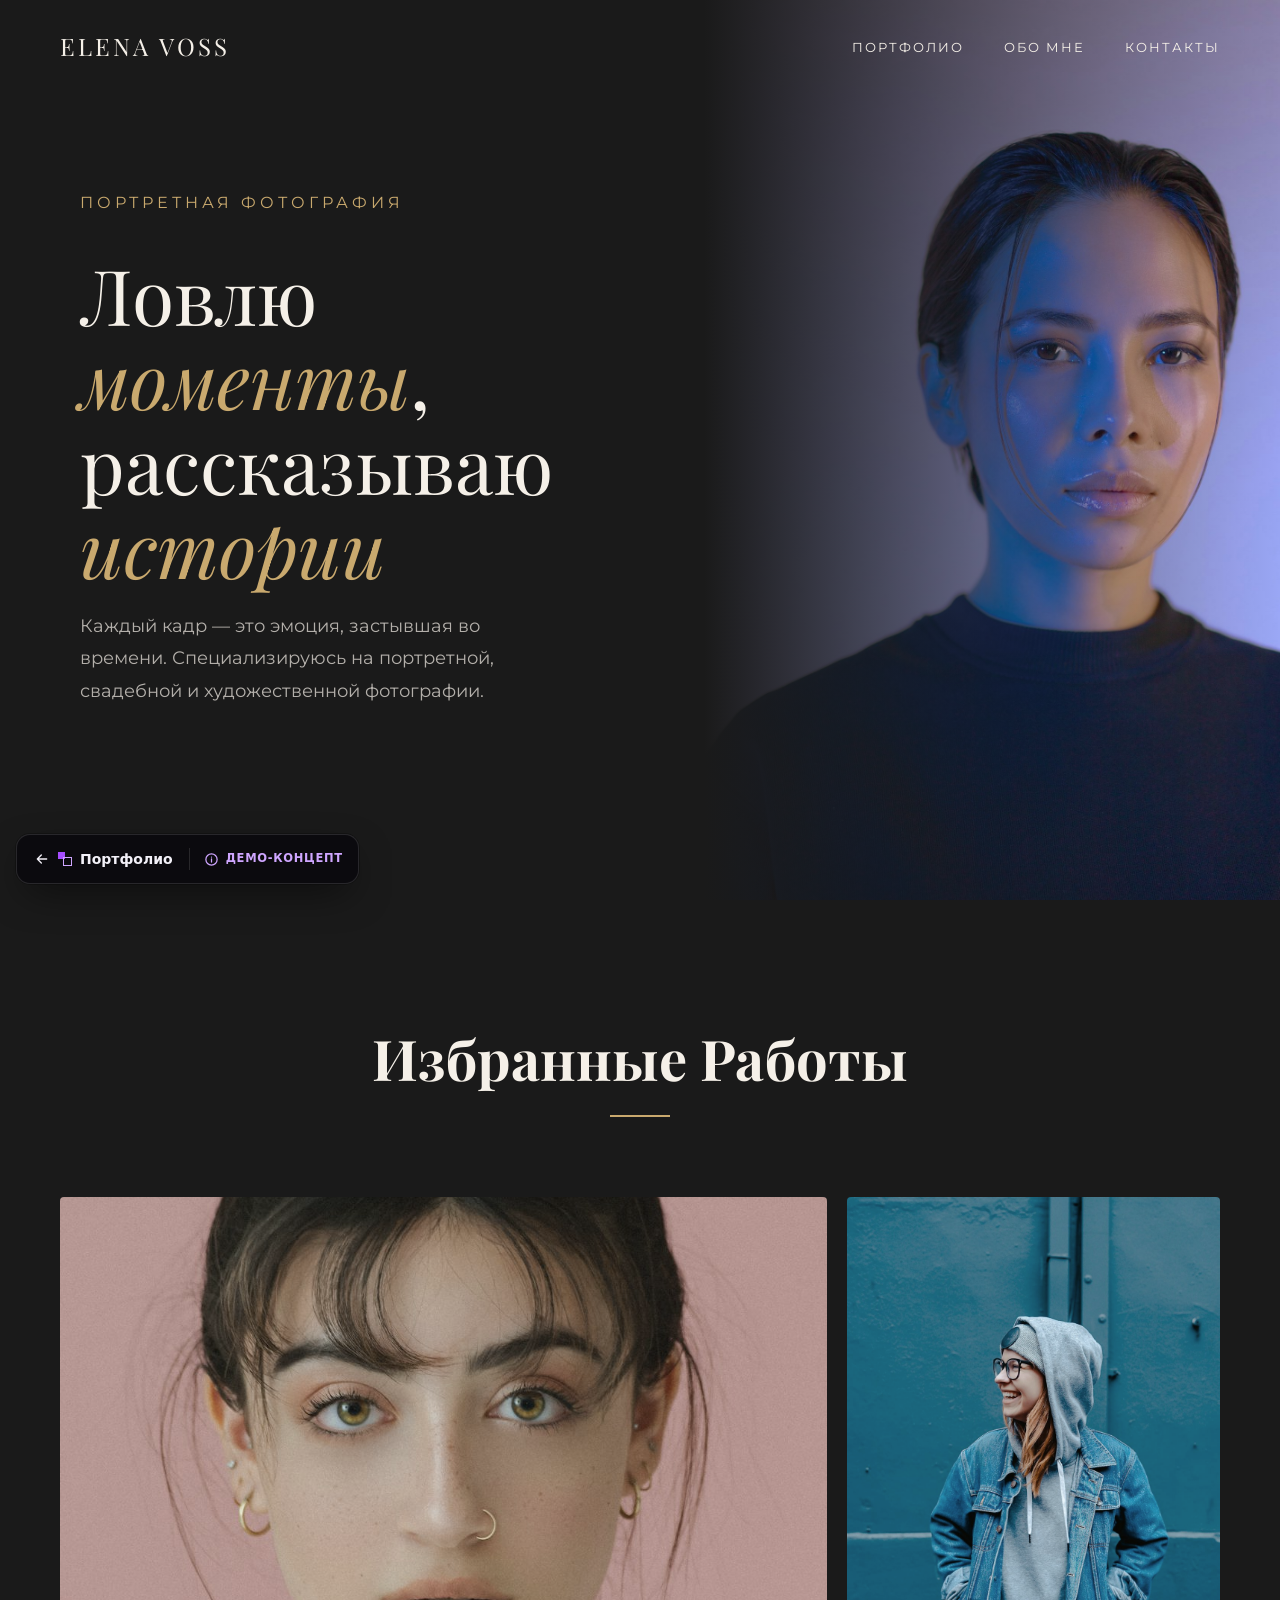
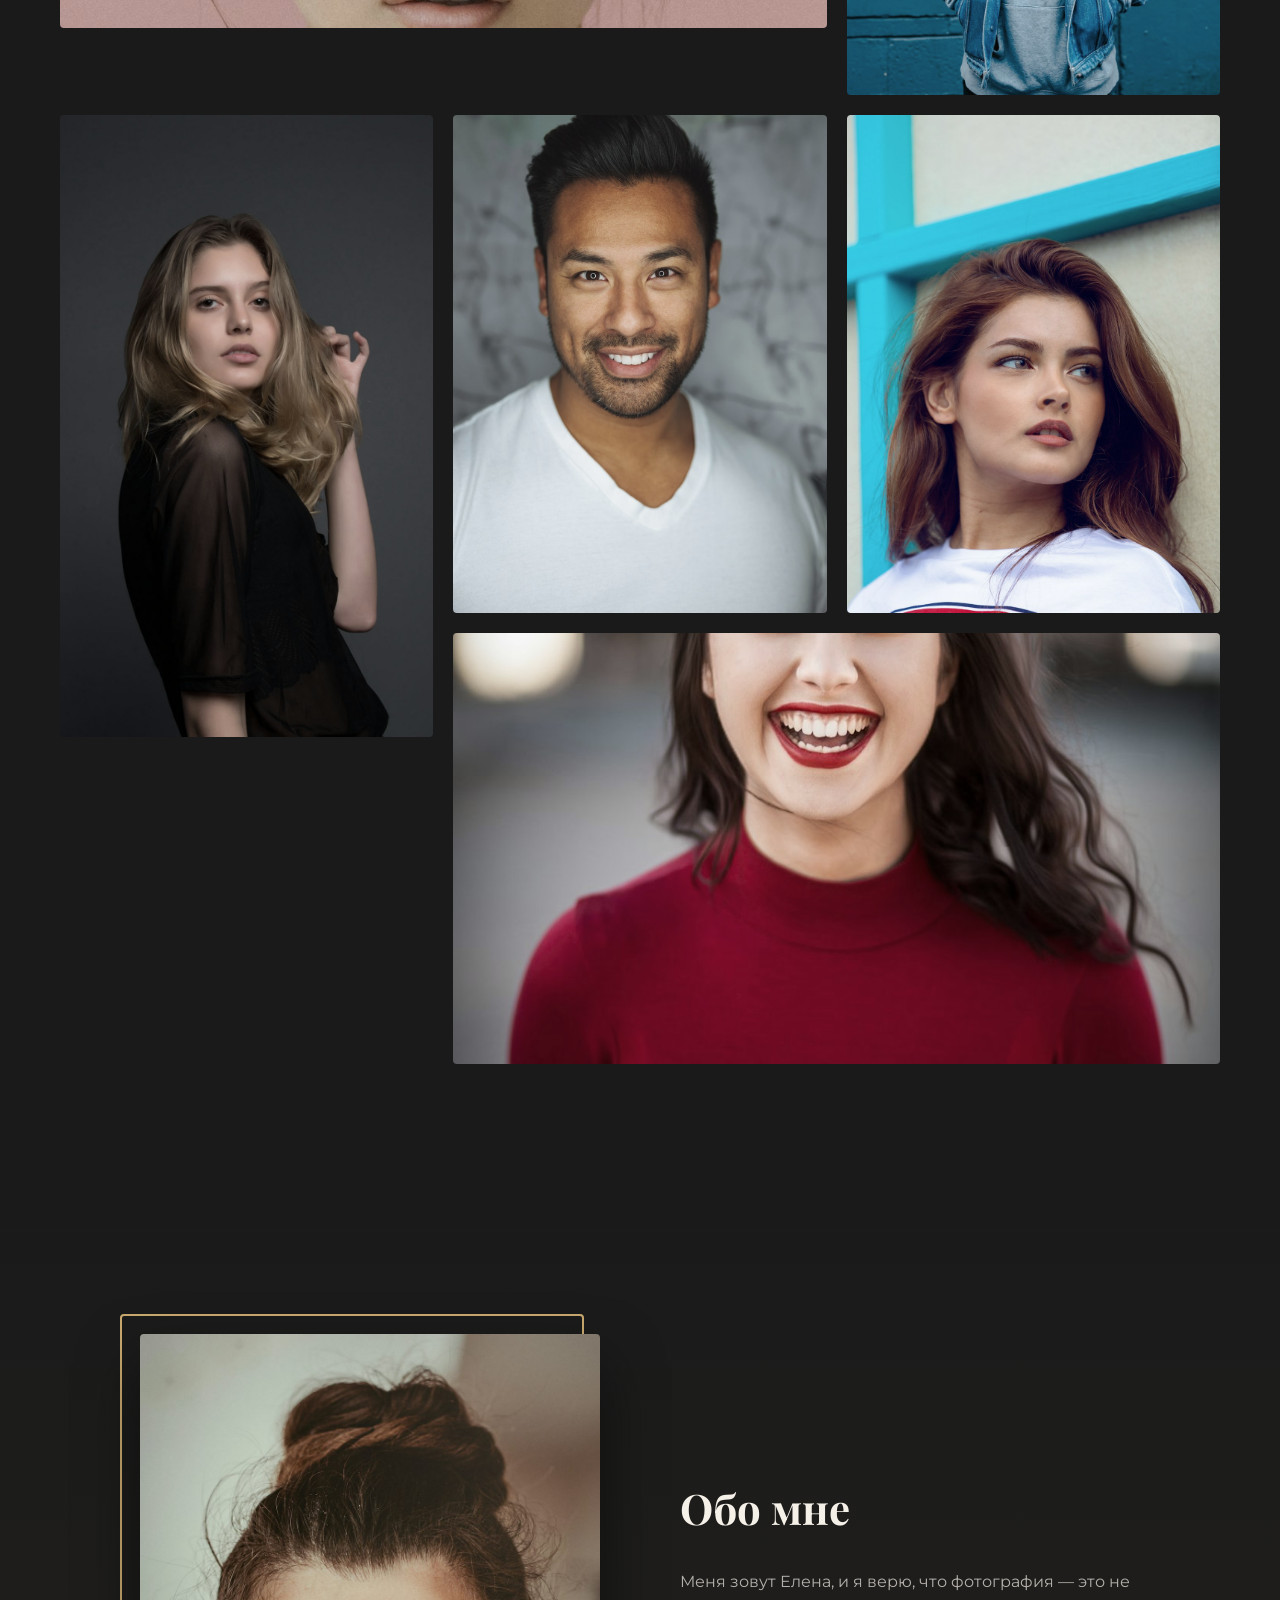
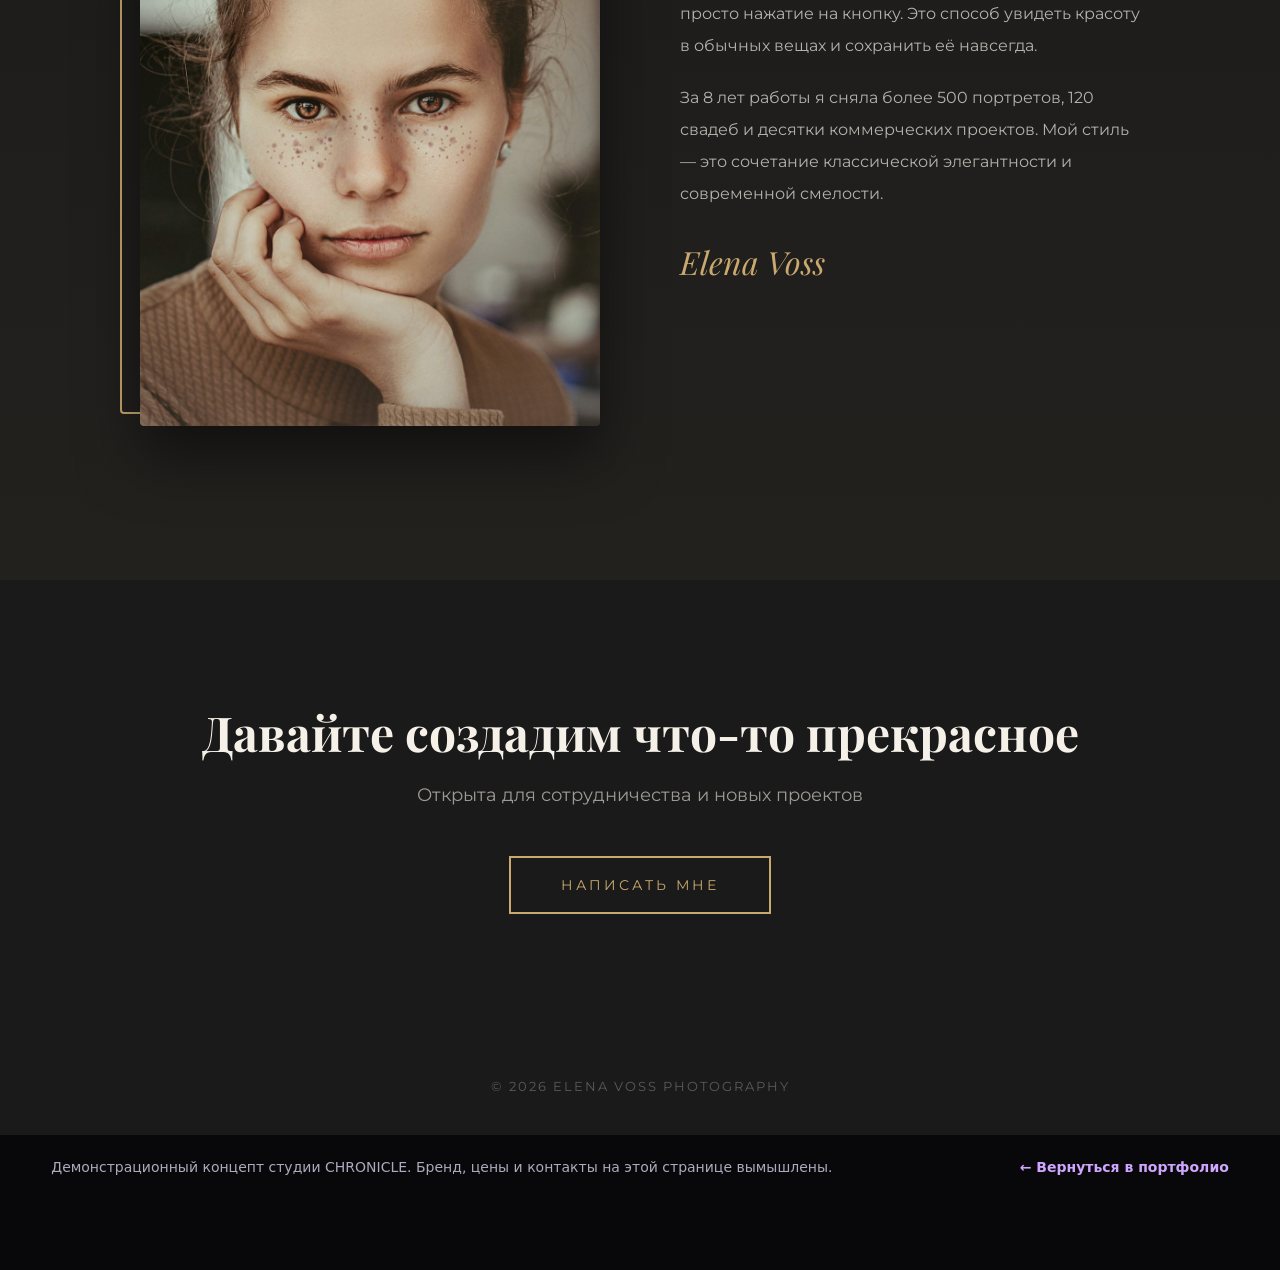
<file: project4.html>
<!DOCTYPE html>
<html lang="ru">
<head>
<meta charset="UTF-8">
<meta name="viewport" content="width=device-width, initial-scale=1.0">
<link rel="preconnect" href="https://fonts.googleapis.com">
<link rel="preconnect" href="https://fonts.gstatic.com" crossorigin>
<title>ELENA VOSS — Фотограф · Демо-концепт CHRONICLE</title>
<style>
@import url('https://fonts.googleapis.com/css2?family=Playfair+Display:ital,wght@0,400;0,700;1,400&family=Montserrat:wght@300;400;600&display=swap');
*{margin:0;padding:0;box-sizing:border-box}
:root{--cream:#f5f0e8;--charcoal:#1a1a1a;--gold:#c9a96e;--light-gold:#e8d5b0}
body{background:var(--charcoal);color:var(--cream);font-family:'Montserrat',sans-serif;overflow-x:hidden}
.loader{position:fixed;top:0;left:0;width:100%;height:100%;background:var(--charcoal);display:flex;justify-content:center;align-items:center;z-index:9999;transition:opacity 0.8s ease}
.loader.hidden{opacity:0;pointer-events:none}
.loader-text{font-family:'Playfair Display',serif;font-size:24px;letter-spacing:8px;animation:loaderPulse 1.5s ease-in-out infinite}
@keyframes loaderPulse{0%,100%{opacity:0.3}50%{opacity:1}}
header{height:100vh;display:flex;position:relative;overflow:hidden}
.header-left{width:55%;display:flex;flex-direction:column;justify-content:center;padding:0 80px;position:relative;z-index:2}
.header-left h1{font-family:'Playfair Display',serif;font-size:clamp(42px,6vw,80px);font-weight:400;line-height:1.1;margin-bottom:20px;opacity:0;transform:translateY(40px);animation:revealUp 1s ease forwards 0.8s}
.header-left h1 em{font-style:italic;color:var(--gold)}
.header-left p{font-size:16px;letter-spacing:4px;text-transform:uppercase;color:var(--gold);margin-bottom:40px;opacity:0;animation:revealUp 1s ease forwards 1s}
.header-left .desc{font-size:18px;line-height:1.8;color:rgba(245,240,232,0.7);max-width:450px;opacity:0;animation:revealUp 1s ease forwards 1.2s}
@keyframes revealUp{to{opacity:1;transform:translateY(0)}}
.header-right{width:45%;position:relative;overflow:hidden}
.header-right::before{content:'';position:absolute;top:0;left:0;width:100%;height:100%;background:linear-gradient(to right,var(--charcoal),transparent);z-index:1}
.header-img{position:absolute;top:0;left:0;width:120%;height:100%;object-fit:cover;transform:scale(1.2);animation:zoomOut 2s ease forwards 0.5s}
@keyframes zoomOut{to{transform:scale(1)}}
.nav{position:fixed;top:0;left:0;width:100%;padding:30px 60px;display:flex;justify-content:space-between;align-items:center;z-index:100;transition:0.4s}
.nav.scrolled{background:rgba(26,26,26,0.95);backdrop-filter:blur(10px);padding:20px 60px}
.nav-logo{font-family:'Playfair Display',serif;font-size:24px;letter-spacing:3px}
.nav-links{display:flex;gap:40px;list-style:none}
.nav-links a{color:var(--cream);text-decoration:none;font-size:13px;letter-spacing:2px;text-transform:uppercase;position:relative;padding-bottom:5px}
.nav-links a::after{content:'';position:absolute;bottom:0;left:0;width:0;height:1px;background:var(--gold);transition:0.4s}
.nav-links a:hover::after{width:100%}
.gallery{padding:120px 60px}
.gallery-title{font-family:'Playfair Display',serif;font-size:clamp(36px,5vw,56px);text-align:center;margin-bottom:80px;position:relative}
.gallery-title::after{content:'';display:block;width:60px;height:2px;background:var(--gold);margin:20px auto 0}
.gallery-grid{display:grid;grid-template-columns:repeat(3,1fr);gap:20px;max-width:1400px;margin:0 auto}
.gallery-item{position:relative;overflow:hidden;border-radius:4px;cursor:pointer;aspect-ratio:3/4;opacity:0;transform:translateY(40px);transition:0.6s}
.gallery-item.visible{opacity:1;transform:translateY(0)}
.gallery-item img{width:100%;height:100%;object-fit:cover;transition:0.6s;filter:grayscale(30%)}
.gallery-item:hover img{transform:scale(1.1);filter:grayscale(0%)}
.gallery-item .overlay{position:absolute;inset:0;background:linear-gradient(to top,rgba(0,0,0,0.7),transparent);display:flex;flex-direction:column;justify-content:flex-end;padding:30px;opacity:0;transition:0.4s}
.gallery-item:hover .overlay{opacity:1}
.gallery-item h3{font-family:'Playfair Display',serif;font-size:22px;margin-bottom:5px}
.gallery-item span{font-size:12px;letter-spacing:2px;text-transform:uppercase;color:var(--gold)}
.gallery-item.wide{grid-column:span 2;aspect-ratio:16/9}
.gallery-item.tall{grid-row:span 2;aspect-ratio:3/5}
.about{padding:150px 60px;background:linear-gradient(to bottom,transparent,rgba(201,169,110,0.05))}
.about-content{max-width:1000px;margin:0 auto;display:grid;grid-template-columns:1fr 1fr;gap:80px;align-items:center}
.about-img{position:relative}
.about-img img{width:100%;border-radius:4px;box-shadow:0 30px 60px rgba(0,0,0,0.5)}
.about-img::before{content:'';position:absolute;top:-20px;left:-20px;width:100%;height:100%;border:2px solid var(--gold);border-radius:4px;z-index:-1}
.about-text h2{font-family:'Playfair Display',serif;font-size:42px;margin-bottom:30px}
.about-text p{line-height:2;color:rgba(245,240,232,0.7);margin-bottom:20px}
.about-text .signature{font-family:'Playfair Display',serif;font-size:32px;color:var(--gold);margin-top:30px;font-style:italic}
.contact{padding:120px 60px;text-align:center}
.contact h2{font-family:'Playfair Display',serif;font-size:clamp(32px,4vw,48px);margin-bottom:20px}
.contact p{color:rgba(245,240,232,0.6);margin-bottom:50px;font-size:18px}
.contact-btn{display:inline-block;padding:18px 50px;border:2px solid var(--gold);color:var(--gold);text-decoration:none;font-size:14px;letter-spacing:3px;text-transform:uppercase;transition:0.4s;position:relative;overflow:hidden}
.contact-btn::before{content:'';position:absolute;top:0;left:-100%;width:100%;height:100%;background:var(--gold);transition:0.4s;z-index:-1}
.contact-btn:hover{color:var(--charcoal)}
.contact-btn:hover::before{left:0}
footer{padding:40px 60px;text-align:center;font-size:13px;color:rgba(245,240,232,0.3);letter-spacing:2px}
.lightbox{position:fixed;inset:0;background:rgba(0,0,0,0.95);z-index:10000;display:none;justify-content:center;align-items:center;opacity:0;transition:opacity 0.4s}
.lightbox.active{display:flex;opacity:1}
.lightbox img{max-width:90%;max-height:90%;object-fit:contain;transform:scale(0.9);transition:transform 0.4s}
.lightbox.active img{transform:scale(1)}
.lightbox-close{position:absolute;top:30px;right:40px;color:var(--cream);font-size:40px;cursor:pointer;transition:0.3s}
.lightbox-close:hover{color:var(--gold);transform:rotate(90deg)}
@media(max-width:900px){.header-left{width:100%;padding:0 30px;text-align:center;align-items:center}.header-right{display:none}.gallery-grid{grid-template-columns:1fr}.gallery-item.wide{grid-column:span 1;aspect-ratio:3/4}.about-content{grid-template-columns:1fr;text-align:center}.about-img::before{display:none}}
</style>
<meta name="description" content="Демо-концепт CHRONICLE: сайт-портфолио фотографа с галереей и полноэкранным просмотром.">
<meta name="robots" content="noindex, follow">
<link rel="icon" href="favicon.svg" type="image/svg+xml">
<style id="chronicle-fixes">
@media (max-width: 900px) {
  .nav, .nav.scrolled { padding: 14px 20px; flex-direction: column; gap: 8px; }
  .nav-links { gap: 20px; flex-wrap: wrap; justify-content: center; padding: 0; }
  .nav-links a { font-size: 11px; letter-spacing: 1.5px; display: inline-block; padding: 8px 0; }
}
</style>
<!-- chronicle-demo -->
</head>
<body>
<div class="loader"><div class="loader-text">ELENA VOSS</div></div>
<nav class="nav">
<div class="nav-logo">ELENA VOSS</div>
<ul class="nav-links">
<li><a href="#gallery">Портфолио</a></li>
<li><a href="#about">Обо мне</a></li>
<li><a href="#contact">Контакты</a></li>
</ul>
</nav>
<header>
<div class="header-left">
<p>Портретная фотография</p>
<h1>Ловлю <em>моменты</em>,<br>рассказываю <em>истории</em></h1>
<div class="desc">Каждый кадр — это эмоция, застывшая во времени. Специализируюсь на портретной, свадебной и художественной фотографии.</div>
</div>
<div class="header-right">
<img src="images/demo/elena-voss/photo-1534528741775-53994a69daeb.jpg" alt="Portrait" class="header-img">
</div>
</header>
<section class="gallery" id="gallery">
<h2 class="gallery-title">Избранные Работы</h2>
<div class="gallery-grid">
<div class="gallery-item wide"><img src="images/demo/elena-voss/photo-1531746020798-e6953c6e8e04.jpg" alt="Золотой Час — портрет" loading="lazy"><div class="overlay"><h3>Золотой Час</h3><span>Портрет</span></div></div>
<div class="gallery-item"><img src="images/demo/elena-voss/photo-1517841905240-472988babdf9.jpg" alt="Нежность — свадьба" loading="lazy"><div class="overlay"><h3>Нежность</h3><span>Свадьба</span></div></div>
<div class="gallery-item tall"><img src="images/demo/elena-voss/photo-1524504388940-b1c1722653e1.jpg" alt="Грация — мода" loading="lazy"><div class="overlay"><h3>Грация</h3><span>Мода</span></div></div>
<div class="gallery-item"><img src="images/demo/elena-voss/photo-1507003211169-0a1dd7228f2d.jpg" alt="Взгляд — портрет" loading="lazy"><div class="overlay"><h3>Взгляд</h3><span>Портрет</span></div></div>
<div class="gallery-item"><img src="images/demo/elena-voss/photo-1529626455594-4ff0802cfb7e.jpg" alt="Свобода — уличная" loading="lazy"><div class="overlay"><h3>Свобода</h3><span>Уличная</span></div></div>
<div class="gallery-item wide"><img src="images/demo/elena-voss/photo-1494790108377-be9c29b29330.jpg" alt="Искренность — портрет" loading="lazy"><div class="overlay"><h3>Искренность</h3><span>Портрет</span></div></div>
</div>
</section>
<section class="about" id="about">
<div class="about-content">
<div class="about-img"><img src="images/demo/elena-voss/photo-1554151228-14d9def656e4.jpg" alt="Елена Восс — фотограф" loading="lazy"></div>
<div class="about-text">
<h2>Обо мне</h2>
<p>Меня зовут Елена, и я верю, что фотография — это не просто нажатие на кнопку. Это способ увидеть красоту в обычных вещах и сохранить её навсегда.</p>
<p>За 8 лет работы я сняла более 500 портретов, 120 свадеб и десятки коммерческих проектов. Мой стиль — это сочетание классической элегантности и современной смелости.</p>
<div class="signature">Elena Voss</div>
</div>
</div>
</section>
<section class="contact" id="contact">
<h2>Давайте создадим что-то прекрасное</h2>
<p>Открыта для сотрудничества и новых проектов</p>
<a href="mailto:hello@example.com" class="contact-btn">Написать мне</a>
</section>
<footer>© 2026 ELENA VOSS PHOTOGRAPHY</footer>
<div class="lightbox" id="lightbox"><span class="lightbox-close">&times;</span><img alt="" id="lightbox-img"></div>
<script>
window.addEventListener('load',()=>{setTimeout(()=>{document.querySelector('.loader').classList.add('hidden')},1500)});
window.addEventListener('scroll',()=>{document.querySelector('.nav').classList.toggle('scrolled',window.scrollY>50)});
const observer=new IntersectionObserver((entries)=>{entries.forEach(e=>{if(e.isIntersecting){e.target.classList.add('visible')}})},{threshold:0.1});
document.querySelectorAll('.gallery-item').forEach(el=>observer.observe(el));
const lightbox=document.getElementById('lightbox'),lightboxImg=document.getElementById('lightbox-img');
document.querySelectorAll('.gallery-item').forEach(item=>{item.addEventListener('click',()=>{lightboxImg.src=item.querySelector('img').src;lightbox.classList.add('active')})});
document.querySelector('.lightbox-close').addEventListener('click',()=>lightbox.classList.remove('active'));
lightbox.addEventListener('click',(e)=>{if(e.target===lightbox)lightbox.classList.remove('active')});
</script>
<script src="assets/js/demo-kit.js" defer></script>
</body>
</html>
</file>
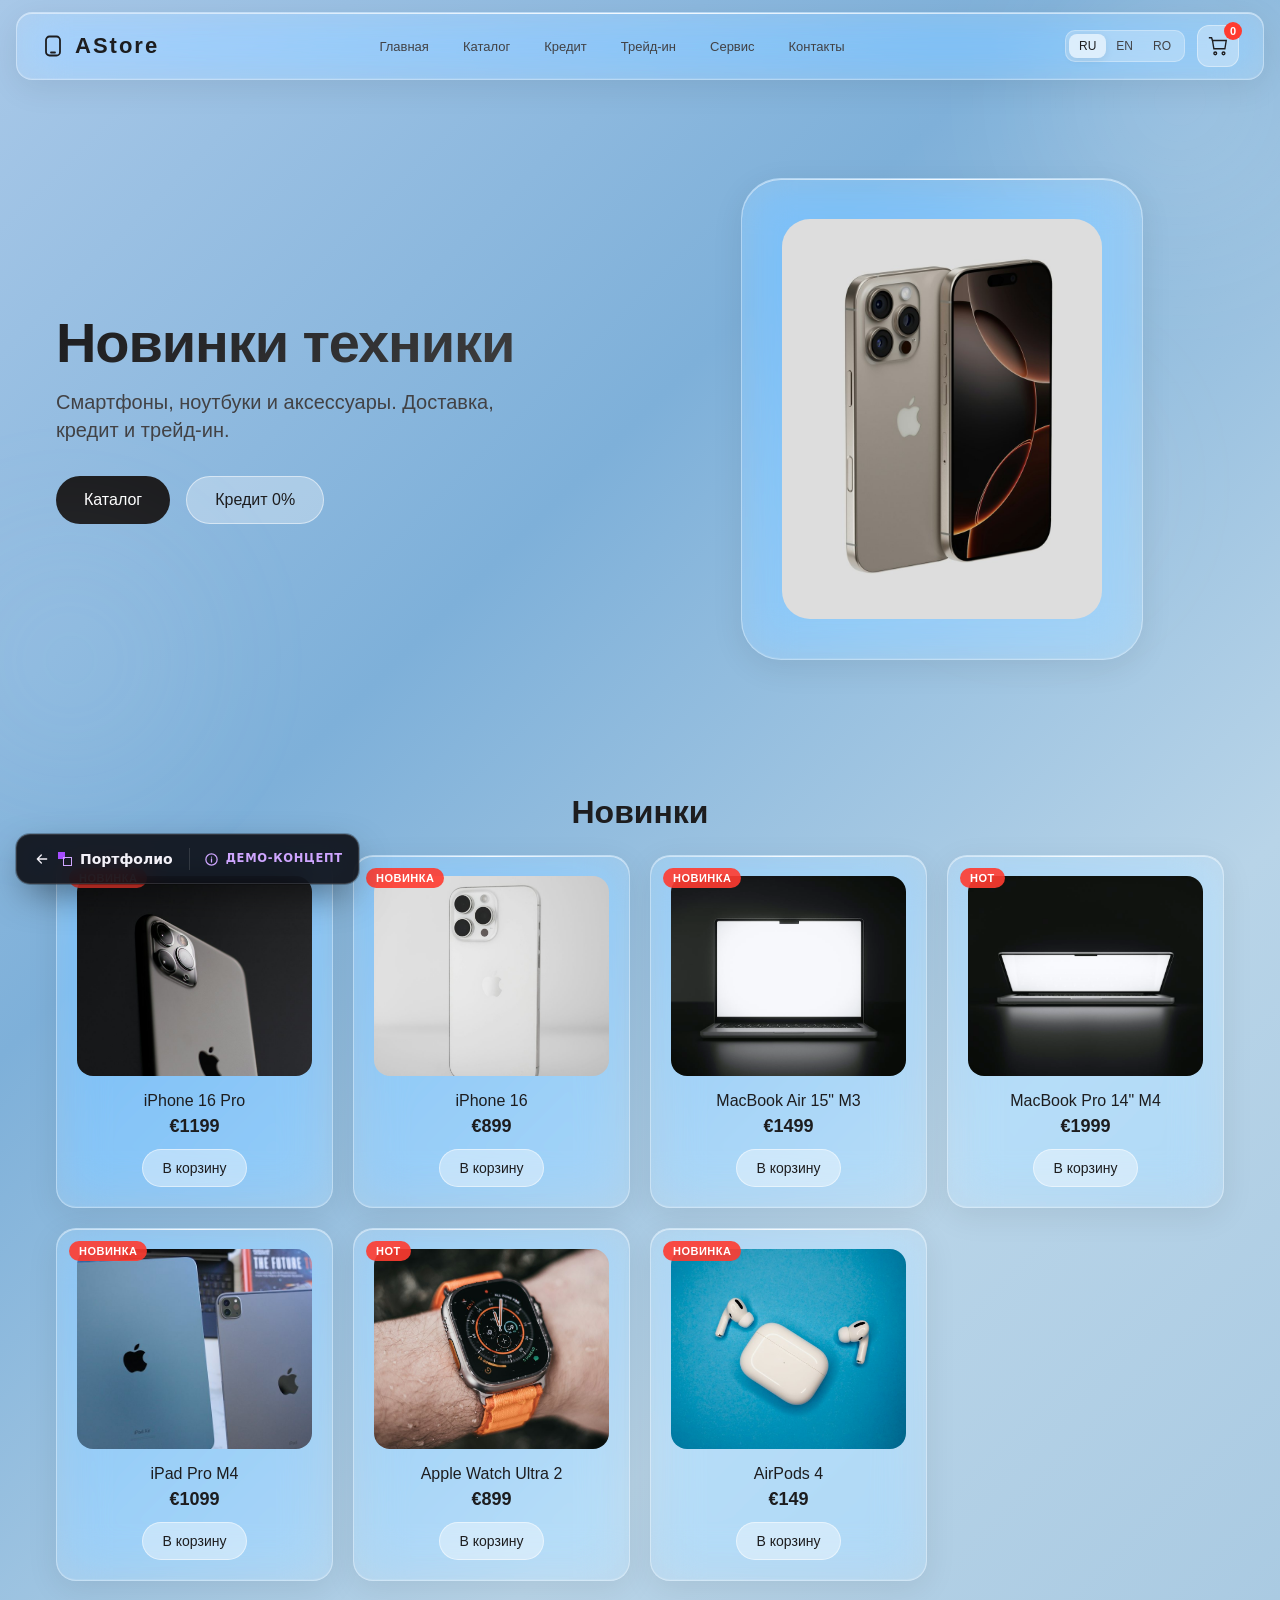
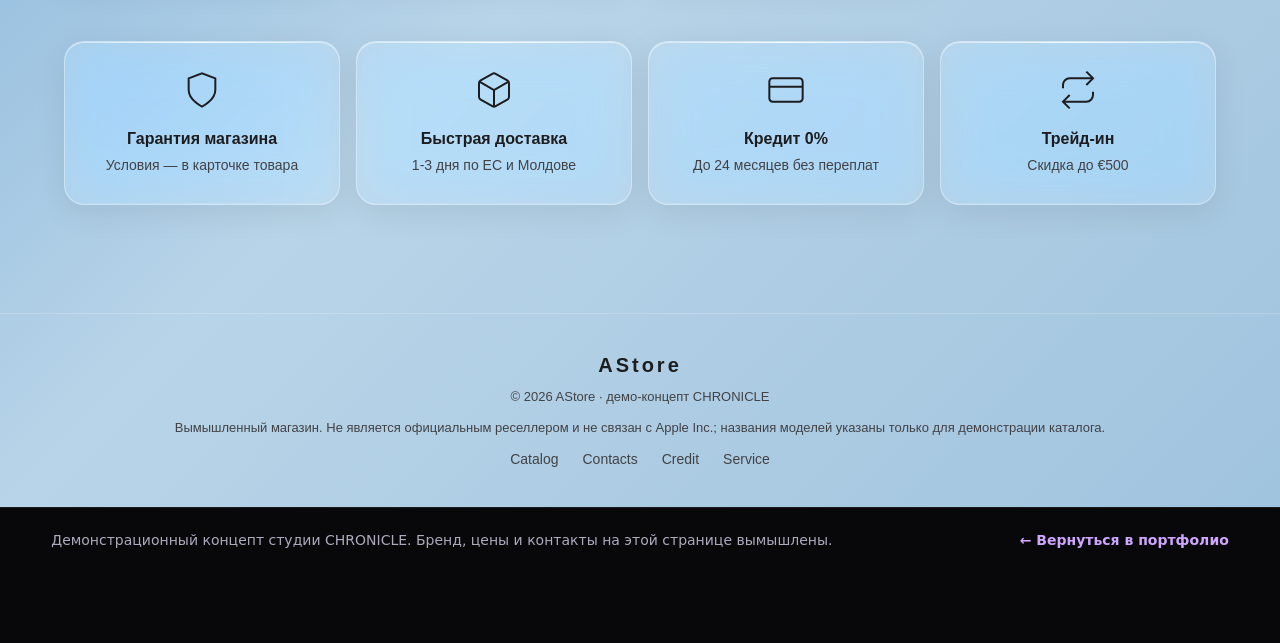
<file: project5.html>
<!DOCTYPE html>
<html lang="ru">
<head>
<meta charset="UTF-8">
<meta name="viewport" content="width=device-width, initial-scale=1.0">
<title>AStore — магазин техники · Демо-концепт CHRONICLE</title>
<style>
* { margin: 0; padding: 0; box-sizing: border-box; }
body {
  font-family: -apple-system, BlinkMacSystemFont, 'Segoe UI', Roboto, sans-serif;
  min-height: 100vh;
  background: linear-gradient(135deg, #a8c8e8 0%, #7eb0d9 30%, #b8d4e8 60%, #9ec2dd 100%);
  color: #1d1d1f;
  position: relative;
  overflow-x: hidden;
}
.orb { position: fixed; border-radius: 50%; filter: blur(80px); opacity: 0.4; pointer-events: none; z-index: 0; }
.orb-1 { width: 400px; height: 400px; background: radial-gradient(circle, rgba(255,255,255,0.6), transparent 70%); top: -100px; right: -100px; animation: floatOrb 20s ease-in-out infinite; }
.orb-2 { width: 300px; height: 300px; background: radial-gradient(circle, rgba(200,230,255,0.5), transparent 70%); bottom: 10%; left: -80px; animation: floatOrb 25s ease-in-out infinite reverse; }
.orb-3 { width: 250px; height: 250px; background: radial-gradient(circle, rgba(255,240,220,0.4), transparent 70%); top: 40%; right: 10%; animation: floatOrb 18s ease-in-out infinite 2s; }
@keyframes floatOrb { 0%, 100% { transform: translate(0, 0) scale(1); } 33% { transform: translate(30px, -50px) scale(1.1); } 66% { transform: translate(-20px, 30px) scale(0.95); } }
.liquid-glass {
  background: rgba(255, 255, 255, 0.15);
  backdrop-filter: blur(24px) saturate(160%);
  -webkit-backdrop-filter: blur(24px) saturate(160%);
  border: 1px solid rgba(255, 255, 255, 0.35);
  box-shadow: 0 8px 32px rgba(0, 0, 0, 0.08), inset 0 1px 0 rgba(255, 255, 255, 0.5), inset 0 -1px 0 rgba(255, 255, 255, 0.1);
  border-radius: 20px;
  position: relative;
  overflow: hidden;
  transition: transform 0.3s ease-out, box-shadow 0.3s ease-out;
}
.liquid-glass::before { content: ''; position: absolute; top: 0; left: 10%; right: 10%; height: 1px; background: linear-gradient(90deg, transparent, rgba(255,255,255,0.8), transparent); }
.liquid-glass:hover { transform: translateY(-4px); box-shadow: 0 16px 48px rgba(0, 0, 0, 0.12), inset 0 1px 0 rgba(255, 255, 255, 0.6), inset 0 -1px 0 rgba(255, 255, 255, 0.15); }
.nav { position: sticky; top: 12px; margin: 12px 16px 0; padding: 12px 24px; display: flex; align-items: center; justify-content: space-between; z-index: 100; border-radius: 16px; }
.nav-brand { display: flex; align-items: center; gap: 10px; font-size: 22px; font-weight: 600; letter-spacing: 2px; cursor: pointer; color: #1d1d1f; }
.nav-brand svg { width: 24px; height: 24px; }
.nav-links { display: flex; gap: 6px; flex-wrap: wrap; }
.nav-links a { padding: 8px 14px; border-radius: 10px; cursor: pointer; font-size: 13px; font-weight: 500; color: #424245; transition: all 0.2s; text-decoration: none; }
.nav-links a:hover { background: rgba(255,255,255,0.3); color: #1d1d1f; }
.nav-actions { display: flex; align-items: center; gap: 12px; }
.lang-switcher { display: flex; background: rgba(255,255,255,0.25); border-radius: 10px; padding: 3px; border: 1px solid rgba(255,255,255,0.3); }
.lang-btn { border: none; background: transparent; padding: 5px 10px; border-radius: 8px; font-size: 12px; font-weight: 500; cursor: pointer; color: #424245; transition: all 0.2s; }
.lang-btn.active { background: rgba(255,255,255,0.6); color: #1d1d1f; box-shadow: 0 2px 8px rgba(0,0,0,0.08); }
.cart-btn { position: relative; background: rgba(255,255,255,0.3); border: 1px solid rgba(255,255,255,0.4); border-radius: 12px; width: 42px; height: 42px; display: flex; align-items: center; justify-content: center; cursor: pointer; color: #1d1d1f; transition: all 0.2s; }
.cart-btn:hover { background: rgba(255,255,255,0.5); }
.cart-badge { position: absolute; top: -4px; right: -4px; background: #ff3b30; color: white; font-size: 11px; font-weight: 600; width: 18px; height: 18px; border-radius: 50%; display: flex; align-items: center; justify-content: center; }
.page { display: none; padding: 24px 16px 48px; max-width: 1200px; margin: 0 auto; animation: fadeIn 0.5s ease-out; }
.page.active { display: block; }
@keyframes fadeIn { from { opacity: 0; transform: translateY(20px); } to { opacity: 1; transform: translateY(0); } }
.hero { display: grid; grid-template-columns: 1fr 1fr; gap: 40px; align-items: center; min-height: 70vh; padding: 40px 0; }
.hero-title { font-size: 56px; font-weight: 600; line-height: 1.05; letter-spacing: -0.02em; margin-bottom: 16px; background: linear-gradient(135deg, #1d1d1f, #434344); -webkit-background-clip: text; -webkit-text-fill-color: transparent; }
.hero-subtitle { font-size: 20px; color: #424245; line-height: 1.4; margin-bottom: 32px; max-width: 440px; }
.hero-buttons { display: flex; gap: 16px; }
.btn-primary { background: #1d1d1f; color: white; border: none; padding: 14px 28px; border-radius: 980px; font-size: 16px; font-weight: 500; cursor: pointer; transition: all 0.3s ease-out; font-family: inherit; }
.btn-primary:hover { transform: scale(1.04); box-shadow: 0 8px 24px rgba(0,0,0,0.2); }
.btn-secondary { background: rgba(255,255,255,0.3); color: #1d1d1f; border: 1px solid rgba(255,255,255,0.5); padding: 14px 28px; border-radius: 980px; font-size: 16px; font-weight: 500; cursor: pointer; transition: all 0.3s; font-family: inherit; }
.btn-secondary:hover { background: rgba(255,255,255,0.5); }
.btn-ghost { background: transparent; color: #1d1d1f; border: none; padding: 12px 24px; border-radius: 980px; font-size: 15px; font-weight: 500; cursor: pointer; transition: all 0.2s; font-family: inherit; text-decoration: underline; text-underline-offset: 4px; }
.hero-visual { display: flex; justify-content: center; align-items: center; }
.hero-phone { padding: 40px; border-radius: 40px; animation: floatPhone 6s ease-in-out infinite; }
.hero-phone img { max-width: 320px; width: 100%; filter: drop-shadow(0 20px 40px rgba(0,0,0,0.15)); }
@keyframes floatPhone { 0%, 100% { transform: translateY(0) rotateY(-5deg); } 50% { transform: translateY(-20px) rotateY(5deg); } }
.section { margin-top: 60px; }
.section-title { font-size: 32px; font-weight: 600; margin-bottom: 24px; text-align: center; }
.products-grid { display: grid; grid-template-columns: repeat(auto-fill, minmax(260px, 1fr)); gap: 20px; }
.product-card { padding: 20px; cursor: pointer; text-align: center; transition: all 0.3s ease-out; }
.product-card .product-img-wrap { height: 200px; display: flex; align-items: center; justify-content: center; margin-bottom: 16px; overflow: hidden; border-radius: 16px; }
.product-card img { max-height: 180px; max-width: 100%; object-fit: contain; transition: transform 0.4s ease-out; }
.product-card:hover img { transform: scale(1.08); }
.product-card .product-name { font-size: 16px; font-weight: 500; margin-bottom: 6px; color: #1d1d1f; }
.product-card .product-price { font-size: 18px; font-weight: 600; color: #1d1d1f; margin-bottom: 12px; }
.product-card .add-cart-btn { background: rgba(255,255,255,0.4); border: 1px solid rgba(255,255,255,0.5); padding: 10px 20px; border-radius: 980px; font-size: 14px; font-weight: 500; cursor: pointer; transition: all 0.2s; font-family: inherit; color: #1d1d1f; }
.product-card .add-cart-btn:hover { background: #1d1d1f; color: white; }
.product-badge { position: absolute; top: 12px; left: 12px; background: rgba(255, 59, 48, 0.9); color: white; font-size: 11px; font-weight: 600; padding: 4px 10px; border-radius: 20px; text-transform: uppercase; letter-spacing: 0.5px; }
.features { display: grid; grid-template-columns: repeat(4, 1fr); gap: 16px; margin-top: 60px; padding: 0 8px; }
.feature { padding: 28px 20px; text-align: center; }
.feature svg { margin-bottom: 16px; color: #1d1d1f; stroke: #1d1d1f; }
.feature h3 { font-size: 16px; font-weight: 600; margin-bottom: 8px; }
.feature p { font-size: 14px; color: #424245; line-height: 1.4; }
.page-header { margin-bottom: 32px; text-align: center; }
.page-header h1 { font-size: 40px; font-weight: 600; margin-bottom: 20px; }
.filters { display: flex; gap: 8px; justify-content: center; flex-wrap: wrap; }
.filter-btn { background: rgba(255,255,255,0.3); border: 1px solid rgba(255,255,255,0.4); padding: 8px 20px; border-radius: 980px; font-size: 14px; font-weight: 500; cursor: pointer; transition: all 0.2s; font-family: inherit; color: #1d1d1f; }
.filter-btn.active, .filter-btn:hover { background: #1d1d1f; color: white; border-color: transparent; }
.back-btn { display: inline-flex; align-items: center; gap: 8px; background: rgba(255,255,255,0.3); border: 1px solid rgba(255,255,255,0.4); padding: 10px 18px; border-radius: 12px; font-size: 14px; font-weight: 500; cursor: pointer; margin-bottom: 24px; transition: all 0.2s; font-family: inherit; color: #1d1d1f; }
.back-btn:hover { background: rgba(255,255,255,0.5); }
.product-detail { display: grid; grid-template-columns: 1fr 1fr; gap: 48px; align-items: start; }
.product-detail-img { padding: 40px; display: flex; align-items: center; justify-content: center; }
.product-detail-img img { max-width: 100%; max-height: 450px; object-fit: contain; filter: drop-shadow(0 20px 40px rgba(0,0,0,0.1)); }
.product-detail-info h1 { font-size: 36px; font-weight: 600; margin-bottom: 12px; }
.product-detail-info .detail-price { font-size: 28px; font-weight: 600; margin-bottom: 24px; }
.product-detail-info .detail-desc { font-size: 16px; color: #424245; line-height: 1.6; margin-bottom: 32px; }
.detail-actions { display: flex; gap: 16px; }
.cart-layout { display: grid; grid-template-columns: 1fr 360px; gap: 24px; margin-top: 24px; }
.cart-items { display: flex; flex-direction: column; gap: 12px; }
.cart-item { display: flex; align-items: center; gap: 20px; padding: 16px 20px; }
.cart-item img { width: 80px; height: 80px; object-fit: contain; border-radius: 12px; }
.cart-item-info { flex: 1; }
.cart-item-info h4 { font-size: 16px; font-weight: 500; margin-bottom: 4px; }
.cart-item-info .item-price { font-size: 15px; font-weight: 600; }
.cart-item-qty { display: flex; align-items: center; gap: 12px; background: rgba(255,255,255,0.3); border-radius: 10px; padding: 4px; border: 1px solid rgba(255,255,255,0.3); }
.cart-item-qty button { width: 32px; height: 32px; border-radius: 8px; border: none; background: rgba(255,255,255,0.5); cursor: pointer; font-size: 18px; display: flex; align-items: center; justify-content: center; transition: all 0.2s; }
.cart-item-qty button:hover { background: white; }
.cart-item-qty span { font-weight: 600; min-width: 24px; text-align: center; }
.cart-item-remove { background: rgba(255,59,48,0.1); border: none; width: 36px; height: 36px; border-radius: 10px; cursor: pointer; color: #ff3b30; display: flex; align-items: center; justify-content: center; transition: all 0.2s; }
.cart-item-remove:hover { background: rgba(255,59,48,0.2); }
.cart-summary { padding: 28px; height: fit-content; position: sticky; top: 100px; }
.cart-summary h3 { font-size: 20px; font-weight: 600; margin-bottom: 20px; }
.summary-row { display: flex; justify-content: space-between; padding: 12px 0; border-bottom: 1px solid rgba(0,0,0,0.06); font-size: 15px; color: #424245; }
.summary-row.total { border-bottom: none; font-size: 18px; font-weight: 600; color: #1d1d1f; margin-top: 8px; padding-top: 16px; border-top: 2px solid rgba(0,0,0,0.08); }
.checkout-btn { width: 100%; margin: 20px 0 12px; }
.credit-hero, .tradein-hero { text-align: center; padding: 40px 0; }
.credit-hero h1, .tradein-hero h1 { font-size: 44px; font-weight: 600; margin-bottom: 12px; }
.credit-hero p, .tradein-hero p { font-size: 18px; color: #424245; max-width: 600px; margin: 0 auto; }
.credit-calculator { max-width: 600px; margin: 32px auto; padding: 36px; }
.credit-calculator h3 { font-size: 22px; font-weight: 600; margin-bottom: 28px; text-align: center; }
.calc-row { margin-bottom: 24px; }
.calc-row label { display: block; font-size: 14px; font-weight: 500; margin-bottom: 12px; color: #424245; }
.calc-row input[type="range"] { width: 100%; height: 6px; border-radius: 3px; background: rgba(255,255,255,0.4); outline: none; -webkit-appearance: none; }
.calc-row input[type="range"]::-webkit-slider-thumb { -webkit-appearance: none; width: 22px; height: 22px; border-radius: 50%; background: #1d1d1f; cursor: pointer; box-shadow: 0 2px 8px rgba(0,0,0,0.2); }
.calc-value { display: block; text-align: right; font-size: 18px; font-weight: 600; margin-top: 8px; }
.calc-result { display: flex; justify-content: space-around; margin: 32px 0; padding: 24px; background: rgba(255,255,255,0.25); border-radius: 16px; border: 1px solid rgba(255,255,255,0.3); }
.result-item { text-align: center; }
.result-item span { display: block; font-size: 13px; color: #424245; margin-bottom: 6px; }
.result-item strong { font-size: 24px; font-weight: 600; }
.credit-benefits { display: grid; grid-template-columns: repeat(3, 1fr); gap: 16px; max-width: 900px; margin: 32px auto 0; }
.cb-item { padding: 28px 20px; text-align: center; }
.cb-item h4 { font-size: 16px; font-weight: 600; margin-bottom: 8px; }
.cb-item p { font-size: 14px; color: #424245; }
.tradein-form { max-width: 500px; margin: 32px auto; padding: 36px; }
.tradein-form h3 { font-size: 22px; font-weight: 600; margin-bottom: 28px; text-align: center; }
.form-group { margin-bottom: 20px; }
.form-group label { display: block; font-size: 14px; font-weight: 500; margin-bottom: 8px; color: #424245; }
.form-group select, .form-group input { width: 100%; padding: 12px 16px; border-radius: 12px; border: 1px solid rgba(255,255,255,0.4); background: rgba(255,255,255,0.25); font-size: 15px; font-family: inherit; color: #1d1d1f; outline: none; transition: all 0.2s; }
.form-group select:focus, .form-group input:focus { border-color: rgba(255,255,255,0.7); background: rgba(255,255,255,0.4); }
.tradein-estimate { display: flex; justify-content: space-between; align-items: center; padding: 20px; background: rgba(255,255,255,0.3); border-radius: 16px; margin: 24px 0; border: 1px solid rgba(255,255,255,0.4); }
.tradein-estimate span { font-size: 14px; color: #424245; }
.tradein-estimate strong { font-size: 28px; font-weight: 600; color: #34c759; }
.contacts-grid { display: grid; grid-template-columns: repeat(4, 1fr); gap: 16px; margin-top: 32px; }
.contact-card { padding: 28px 20px; text-align: center; }
.contact-card svg { margin-bottom: 16px; color: #1d1d1f; }
.contact-card h3 { font-size: 16px; font-weight: 600; margin-bottom: 10px; }
.contact-card p { font-size: 14px; color: #424245; line-height: 1.5; }
.map-placeholder { margin-top: 32px; height: 300px; display: flex; align-items: center; justify-content: center; border-radius: 24px; position: relative; overflow: hidden; background: linear-gradient(135deg, rgba(168,200,232,0.5), rgba(158,194,221,0.5)); }
.map-placeholder::before { content: ''; position: absolute; inset: 0; background: url("data:image/svg+xml,%3Csvg width='60' height='60' viewBox='0 0 60 60' xmlns='http://www.w3.org/2000/svg'%3E%3Cg fill='none' fill-rule='evenodd'%3E%3Cg fill='%23ffffff' fill-opacity='0.2'%3E%3Cpath d='M36 34v-4h-2v4h-4v2h4v4h2v-4h4v-2h-4zm0-30V0h-2v4h-4v2h4v4h2V6h4V4h-4zM6 34v-4H4v4H0v2h4v4h2v-4h4v-2H6zM6 4V0H4v4H0v2h4v4h2V6h4V4H6z'/%3E%3C/g%3E%3C/g%3E%3C/svg%3E"); opacity: 0.5; }
.map-pin { display: flex; flex-direction: column; align-items: center; gap: 8px; z-index: 1; }
.map-pin span { font-weight: 600; font-size: 16px; background: rgba(255,255,255,0.8); padding: 6px 16px; border-radius: 20px; }
.footer { text-align: center; padding: 40px 20px; border-top: 1px solid rgba(255,255,255,0.2); margin-top: 60px; }
.footer-brand { font-size: 20px; font-weight: 600; letter-spacing: 3px; margin-bottom: 12px; }
.footer-copy { font-size: 13px; color: #424245; margin-bottom: 16px; }
.footer-links { display: flex; gap: 24px; justify-content: center; }
.footer-links a { font-size: 14px; color: #424245; cursor: pointer; transition: color 0.2s; }
.footer-links a:hover { color: #1d1d1f; }
.service-hero { text-align: center; padding: 40px 0; }
.service-hero h1 { font-size: 44px; font-weight: 600; margin-bottom: 12px; }
.service-hero p { font-size: 18px; color: #424245; max-width: 600px; margin: 0 auto; }
.service-grid { display: grid; grid-template-columns: repeat(3, 1fr); gap: 16px; margin-top: 32px; }
.service-card { padding: 32px 24px; text-align: center; }
.service-card svg { margin-bottom: 16px; color: #1d1d1f; stroke: #1d1d1f; }
.service-card h3 { font-size: 18px; font-weight: 600; margin-bottom: 10px; }
.service-card p { font-size: 14px; color: #424245; line-height: 1.5; }
.service-price { display: inline-block; margin-top: 12px; padding: 6px 16px; background: rgba(255,255,255,0.4); border-radius: 20px; font-size: 14px; font-weight: 600; }
@media (max-width: 900px) {
  .hero { grid-template-columns: 1fr; text-align: center; }
  .hero-subtitle { margin: 0 auto 32px; }
  .hero-visual { order: -1; }
  .features { grid-template-columns: repeat(2, 1fr); }
  .product-detail { grid-template-columns: 1fr; }
  .cart-layout { grid-template-columns: 1fr; }
  .cart-summary { position: static; }
  .contacts-grid { grid-template-columns: repeat(2, 1fr); }
  .credit-benefits { grid-template-columns: 1fr; }
  .service-grid { grid-template-columns: 1fr; }
  .nav-links { display: none; }
}
@media (max-width: 600px) {
  .features { grid-template-columns: 1fr; }
  .contacts-grid { grid-template-columns: 1fr; }
  .hero-title { font-size: 36px; }
  .page-header h1 { font-size: 28px; }
}
</style>
<meta name="description" content="Демо-концепт CHRONICLE: интернет-магазин техники с каталогом, корзиной, кредитом и трейд-ин.">
<meta name="robots" content="noindex, follow">
<link rel="icon" href="favicon.svg" type="image/svg+xml">
<style id="chronicle-fixes">
/* Product photos (not transparent cut-outs): fill the card frame instead of floating. */
.product-card .product-img-wrap { background: rgba(255,255,255,0.35); }
.product-card img { width: 100%; height: 100%; max-height: none; object-fit: cover; }
.product-detail-img img { width: 100%; max-height: 450px; object-fit: cover; border-radius: 24px; filter: none; }
.cart-item img { object-fit: cover; }
@media (max-width: 600px) { .product-card .product-img-wrap { height: auto; aspect-ratio: 1 / 1; } }
.hero-phone img { display: block; aspect-ratio: 4 / 5; object-fit: cover; border-radius: 28px; filter: none; }
</style>
<!-- chronicle-demo -->
</head>
<body>
<div id="app">
  <div class="orb orb-1"></div><div class="orb orb-2"></div><div class="orb orb-3"></div>
  <nav class="nav liquid-glass">
    <div class="nav-brand" onclick="router('home')">
      <svg viewBox="0 0 24 24" fill="none" stroke="currentColor" stroke-width="1.8" aria-hidden="true"><rect x="5" y="2.5" width="14" height="19" rx="3.5"/><path d="M10 18.5h4" stroke-linecap="round"/></svg>
      <span>AStore</span>
    </div>
    <div class="nav-links">
      <a onclick="router('home')" data-i18n="home">Главная</a>
      <a onclick="router('catalog')" data-i18n="catalog">Каталог</a>
      <a onclick="router('credit')" data-i18n="credit">Кредит</a>
      <a onclick="router('tradein')" data-i18n="tradein">Трейд-ин</a>
      <a onclick="router('service')" data-i18n="service">Сервис</a>
      <a onclick="router('contacts')" data-i18n="contacts">Контакты</a>
    </div>
    <div class="nav-actions">
      <div class="lang-switcher">
        <button onclick="setLang('ru')" class="lang-btn active" data-lang="ru">RU</button>
        <button onclick="setLang('en')" class="lang-btn" data-lang="en">EN</button>
        <button onclick="setLang('ro')" class="lang-btn" data-lang="ro">RO</button>
      </div>
      <button class="cart-btn" onclick="router('cart')">
        <svg width="22" height="22" viewBox="0 0 24 24" fill="none" stroke="currentColor" stroke-width="1.5"><path d="M6 6h15l-1.5 9h-12z"/><circle cx="9" cy="20" r="1.5"/><circle cx="18" cy="20" r="1.5"/><path d="M6 6L5 3H2"/></svg>
        <span class="cart-badge" id="cartCount">0</span>
      </button>
    </div>
  </nav>

  <main id="main">
    <section id="page-home" class="page active">
      <div class="hero">
        <div class="hero-content">
          <h1 class="hero-title" data-i18n="heroTitle">Новинки техники</h1>
          <p class="hero-subtitle" data-i18n="heroSubtitle">Смартфоны, ноутбуки и аксессуары. Доставка, кредит и трейд-ин.</p>
          <div class="hero-buttons">
            <button class="btn-primary" onclick="router('catalog')" data-i18n="catalog">Каталог</button>
            <button class="btn-secondary" onclick="router('credit')" data-i18n="creditBtn">Кредит 0%</button>
          </div>
        </div>
        <div class="hero-visual">
          <div class="hero-phone liquid-glass">
            <img src="images/demo/astore/hero-smartphones.jpg" alt="Два смартфона в титановом корпусе на сером фоне" class="hero-img">
          </div>
        </div>
      </div>
      <div class="section">
        <h2 class="section-title" data-i18n="newArrivals">Новинки</h2>
        <div class="products-grid" id="newProducts"></div>
      </div>
      <div class="features">
        <div class="feature liquid-glass">
          <svg width="40" height="40" viewBox="0 0 24 24" fill="none" stroke="currentColor" stroke-width="1.2"><path d="M12 22s8-4 8-10V5l-8-3-8 3v7c0 6 8 10 8 10z"/></svg>
          <h3 data-i18n="feat1">Гарантия магазина</h3>
          <p data-i18n="feat1desc">Условия — в карточке товара</p>
        </div>
        <div class="feature liquid-glass">
          <svg width="40" height="40" viewBox="0 0 24 24" fill="none" stroke="currentColor" stroke-width="1.2"><path d="M21 16V8a2 2 0 00-1-1.73l-7-4a2 2 0 00-2 0l-7 4A2 2 0 003 8v8a2 2 0 001 1.73l7 4a2 2 0 002 0l7-4A2 2 0 0021 16z"/><polyline points="3.27 6.96 12 12.01 20.73 6.96"/><line x1="12" y1="22.08" x2="12" y2="12"/></svg>
          <h3 data-i18n="feat2">Быстрая доставка</h3>
          <p data-i18n="feat2desc">1-3 дня по ЕС и Молдове</p>
        </div>
        <div class="feature liquid-glass">
          <svg width="40" height="40" viewBox="0 0 24 24" fill="none" stroke="currentColor" stroke-width="1.2"><rect x="2" y="5" width="20" height="14" rx="2"/><line x1="2" y1="10" x2="22" y2="10"/></svg>
          <h3 data-i18n="feat3">Кредит 0%</h3>
          <p data-i18n="feat3desc">До 24 месяцев без переплат</p>
        </div>
        <div class="feature liquid-glass">
          <svg width="40" height="40" viewBox="0 0 24 24" fill="none" stroke="currentColor" stroke-width="1.2"><path d="M17 1l4 4-4 4"/><path d="M3 11V9a4 4 0 014-4h14"/><path d="M7 23l-4-4 4-4"/><path d="M21 13v2a4 4 0 01-4 4H3"/></svg>
          <h3 data-i18n="feat4">Трейд-ин</h3>
          <p data-i18n="feat4desc">Скидка до €500</p>
        </div>
      </div>
    </section>

    <section id="page-catalog" class="page">
      <div class="page-header">
        <h1 data-i18n="catalogTitle">Каталог</h1>
        <div class="filters">
          <button class="filter-btn active" data-cat="all" onclick="filterCat('all')" data-i18n="catAll">Все</button>
          <button class="filter-btn" data-cat="iphone" onclick="filterCat('iphone')">iPhone</button>
          <button class="filter-btn" data-cat="mac" onclick="filterCat('mac')">Mac</button>
          <button class="filter-btn" data-cat="ipad" onclick="filterCat('ipad')">iPad</button>
          <button class="filter-btn" data-cat="watch" onclick="filterCat('watch')">Watch</button>
          <button class="filter-btn" data-cat="audio" onclick="filterCat('audio')">Audio</button>
          <button class="filter-btn" data-cat="tv" onclick="filterCat('tv')">TV</button>
          <button class="filter-btn" data-cat="accessories" onclick="filterCat('accessories')">Аксессуары</button>
        </div>
      </div>
      <div class="products-grid" id="catalogGrid"></div>
    </section>

    <section id="page-product" class="page">
      <button class="back-btn" onclick="router('catalog')">
        <svg width="20" height="20" viewBox="0 0 24 24" fill="none" stroke="currentColor" stroke-width="2"><path d="M19 12H5M12 19l-7-7 7-7"/></svg>
        <span data-i18n="back">Назад</span>
      </button>
      <div class="product-detail" id="productDetail"></div>
    </section>

    <section id="page-cart" class="page">
      <h1 data-i18n="cartTitle">Корзина</h1>
      <div class="cart-layout">
        <div class="cart-items" id="cartItems"></div>
        <div class="cart-summary liquid-glass">
          <h3 data-i18n="orderSummary">Итого</h3>
          <div class="summary-row"><span data-i18n="subtotal">Товары</span><span id="subtotal">€0</span></div>
          <div class="summary-row"><span data-i18n="delivery">Доставка</span><span data-i18n="free">Бесплатно</span></div>
          <div class="summary-row total"><span data-i18n="total">Всего</span><span id="cartTotal">€0</span></div>
          <button class="btn-primary checkout-btn" data-i18n="checkout">Оформить заказ</button>
          <button class="btn-ghost" onclick="router('catalog')" data-i18n="continue">Продолжить покупки</button>
        </div>
      </div>
    </section>

    <section id="page-credit" class="page">
      <div class="credit-hero">
        <h1 data-i18n="creditHero">Кредит 0%</h1>
        <p data-i18n="creditHeroDesc">Рассрочка без скрытых комиссий и переплат.</p>
      </div>
      <div class="credit-calculator liquid-glass">
        <h3 data-i18n="calcTitle">Калькулятор</h3>
        <div class="calc-row">
          <label data-i18n="amount">Сумма</label>
          <input type="range" id="creditAmount" min="500" max="5000" value="1500" step="100" oninput="updateCredit()">
          <span class="calc-value" id="creditAmountVal">€1500</span>
        </div>
        <div class="calc-row">
          <label data-i18n="months">Месяцев</label>
          <input type="range" id="creditMonths" min="3" max="24" value="12" step="3" oninput="updateCredit()">
          <span class="calc-value" id="creditMonthsVal">12</span>
        </div>
        <div class="calc-result">
          <div class="result-item"><span data-i18n="monthly">В месяц</span><strong id="monthlyPayment">€125</strong></div>
          <div class="result-item"><span data-i18n="overpayment">Переплата</span><strong id="overpayment">€0</strong></div>
        </div>
        <button class="btn-primary" data-i18n="applyCredit">Подать заявку</button>
      </div>
      <div class="credit-benefits">
        <div class="cb-item liquid-glass"><h4 data-i18n="cb1">Без взноса</h4><p data-i18n="cb1desc">Начните сразу</p></div>
        <div class="cb-item liquid-glass"><h4 data-i18n="cb2">За 5 минут</h4><p data-i18n="cb2desc">Онлайн одобрение</p></div>
        <div class="cb-item liquid-glass"><h4 data-i18n="cb3">Досрочно</h4><p data-i18n="cb3desc">Без штрафов</p></div>
      </div>
    </section>

    <section id="page-tradein" class="page">
      <div class="tradein-hero">
        <h1 data-i18n="tradeinHero">Трейд-ин техники</h1>
        <p data-i18n="tradeinHeroDesc">Скидка до €500 мгновенно.</p>
      </div>
      <div class="tradein-form liquid-glass">
        <h3 data-i18n="estimateTitle">Оцените устройство</h3>
        <div class="form-group">
          <label data-i18n="deviceType">Тип</label>
          <select id="tradeType"><option value="iphone">iPhone</option><option value="ipad">iPad</option><option value="mac">Mac</option><option value="watch">Watch</option></select>
        </div>
        <div class="form-group">
          <label data-i18n="deviceModel">Модель</label>
          <select id="tradeModel"><option>iPhone 14 Pro Max</option><option>iPhone 14 Pro</option><option>iPhone 14</option><option>iPhone 13 Pro Max</option><option>iPhone 13</option><option>iPhone 12</option></select>
        </div>
        <div class="form-group">
          <label data-i18n="condition">Состояние</label>
          <select id="tradeCondition"><option value="perfect">Идеальное</option><option value="good">Хорошее</option><option value="fair">Удовлетворительное</option></select>
        </div>
        <div class="tradein-estimate"><span data-i18n="estimate">Оценка</span><strong id="tradeValue">€450</strong></div>
        <button class="btn-primary" data-i18n="tradeinBtn">Обменять</button>
      </div>
    </section>

    <section id="page-service" class="page">
      <div class="service-hero">
        <h1 data-i18n="serviceHero">Сервисный центр</h1>
        <p data-i18n="serviceHeroDesc">Диагностика и ремонт техники. Гарантия на работы 90 дней.</p>
      </div>
      <div class="service-grid">
        <div class="service-card liquid-glass">
          <svg width="40" height="40" viewBox="0 0 24 24" fill="none" stroke="currentColor" stroke-width="1.5"><rect x="2" y="3" width="20" height="14" rx="2" ry="2"/><line x1="8" y1="21" x2="16" y2="21"/><line x1="12" y1="17" x2="12" y2="21"/></svg>
          <h3 data-i18n="svc1">Диагностика</h3>
          <p data-i18n="svc1desc">Полная проверка устройства за 30 минут</p>
          <span class="service-price">€0</span>
        </div>
        <div class="service-card liquid-glass">
          <svg width="40" height="40" viewBox="0 0 24 24" fill="none" stroke="currentColor" stroke-width="1.5"><rect x="5" y="2" width="14" height="20" rx="2" ry="2"/><line x1="12" y1="18" x2="12.01" y2="18"/></svg>
          <h3 data-i18n="svc2">Замена экрана</h3>
          <p data-i18n="svc2desc">Замена дисплея с гарантией на работы</p>
          <span class="service-price">от €199</span>
        </div>
        <div class="service-card liquid-glass">
          <svg width="40" height="40" viewBox="0 0 24 24" fill="none" stroke="currentColor" stroke-width="1.5"><path d="M12 2v4M12 18v4M4.93 4.93l2.83 2.83M16.24 16.24l2.83 2.83M2 12h4M18 12h4M4.93 19.07l2.83-2.83M16.24 7.76l2.83-2.83"/></svg>
          <h3 data-i18n="svc3">Замена батареи</h3>
          <p data-i18n="svc3desc">Диагностика и замена аккумулятора</p>
          <span class="service-price">от €89</span>
        </div>
        <div class="service-card liquid-glass">
          <svg width="40" height="40" viewBox="0 0 24 24" fill="none" stroke="currentColor" stroke-width="1.5"><path d="M4 4h16c1.1 0 2 .9 2 2v12c0 1.1-.9 2-2 2H4c-1.1 0-2-.9-2-2V6c0-1.1.9-2 2-2z"/><path d="M9 9l6 6"/><path d="M15 9l-6 6"/></svg>
          <h3 data-i18n="svc4">Ремонт после воды</h3>
          <p data-i18n="svc4desc">Ультразвуковая чистка и восстановление</p>
          <span class="service-price">от €149</span>
        </div>
        <div class="service-card liquid-glass">
          <svg width="40" height="40" viewBox="0 0 24 24" fill="none" stroke="currentColor" stroke-width="1.5"><circle cx="12" cy="12" r="3"/><path d="M19.4 15a1.65 1.65 0 00.33 1.82l.06.06a2 2 0 010 2.83 2 2 0 01-2.83 0l-.06-.06a1.65 1.65 0 00-1.82-.33 1.65 1.65 0 00-1 1.51V21a2 2 0 01-2 2 2 2 0 01-2-2v-.09A1.65 1.65 0 009 19.4a1.65 1.65 0 00-1.82.33l-.06.06a2 2 0 01-2.83 0 2 2 0 010-2.83l.06-.06A1.65 1.65 0 004.6 15a1.65 1.65 0 00-1.51-1H3a2 2 0 01-2-2 2 2 0 012-2h.09A1.65 1.65 0 004.6 9a1.65 1.65 0 00-.33-1.82l-.06-.06a2 2 0 010-2.83 2 2 0 012.83 0l.06.06A1.65 1.65 0 009 4.6a1.65 1.65 0 001-1.51V3a2 2 0 012-2 2 2 0 012 2v.09a1.65 1.65 0 001 1.51 1.65 1.65 0 001.82-.33l.06-.06a2 2 0 012.83 0 2 2 0 010 2.83l-.06.06a1.65 1.65 0 00-.33 1.82V9a1.65 1.65 0 001.51 1H21a2 2 0 012 2 2 2 0 01-2 2h-.09a1.65 1.65 0 00-1.51 1z"/></svg>
          <h3 data-i18n="svc5">Настройка ПО</h3>
          <p data-i18n="svc5desc">Перенос данных, настройка iCloud</p>
          <span class="service-price">€29</span>
        </div>
        <div class="service-card liquid-glass">
          <svg width="40" height="40" viewBox="0 0 24 24" fill="none" stroke="currentColor" stroke-width="1.5"><path d="M14.7 6.3a1 1 0 000 1.4l1.6 1.6a1 1 0 001.4 0l3.77-3.77a6 6 0 01-7.94 7.94l-6.91 6.91a2.12 2.12 0 01-3-3l6.91-6.91a6 6 0 017.94-7.94l-3.76 3.76z"/></svg>
          <h3 data-i18n="svc6">Ремонт Mac</h3>
          <p data-i18n="svc6desc">Клавиатура, тачпад, платы</p>
          <span class="service-price">от €249</span>
        </div>
      </div>
    </section>

    <section id="page-contacts" class="page">
      <h1 data-i18n="contactTitle">Контакты</h1>
      <div class="contacts-grid">
        <div class="contact-card liquid-glass">
          <svg width="32" height="32" viewBox="0 0 24 24" fill="none" stroke="currentColor" stroke-width="1.5"><path d="M21 10c0 7-9 13-9 13s-9-6-9-13a9 9 0 0118 0z"/><circle cx="12" cy="10" r="3"/></svg>
          <h3 data-i18n="address">Адрес</h3><p>Кишинёв, ул. Армянская 35<br>ТЦ Grand Hall, этаж 2</p>
        </div>
        <div class="contact-card liquid-glass">
          <svg width="32" height="32" viewBox="0 0 24 24" fill="none" stroke="currentColor" stroke-width="1.5"><path d="M22 16.92v3a2 2 0 01-2.18 2 19.79 19.79 0 01-8.63-3.07 19.5 19.5 0 01-6-6 19.79 19.79 0 01-3.07-8.67A2 2 0 014.11 2h3a2 2 0 012 1.72c.127.96.361 1.903.7 2.81a2 2 0 01-.45 2.11L8.09 9.91a16 16 0 006 6l1.27-1.27a2 2 0 012.11-.45c.907.339 1.85.573 2.81.7A2 2 0 0122 16.92z"/></svg>
          <h3 data-i18n="phone">Телефон</h3><p>+373 00 000 000<br>+373 00 000 001</p>
        </div>
        <div class="contact-card liquid-glass">
          <svg width="32" height="32" viewBox="0 0 24 24" fill="none" stroke="currentColor" stroke-width="1.5"><path d="M4 4h16c1.1 0 2 .9 2 2v12c0 1.1-.9 2-2 2H4c-1.1 0-2-.9-2-2V6c0-1.1.9-2 2-2z"/><polyline points="22,6 12,13 2,6"/></svg>
          <h3 data-i18n="email">Email</h3><p>hello@astore.example<br>support@astore.example</p>
        </div>
        <div class="contact-card liquid-glass">
          <svg width="32" height="32" viewBox="0 0 24 24" fill="none" stroke="currentColor" stroke-width="1.5"><circle cx="12" cy="12" r="10"/><polyline points="12 6 12 12 16 14"/></svg>
          <h3 data-i18n="hours">Часы</h3><p data-i18n="hoursVal">Пн–Сб: 10:00–20:00<br>Вс: 11:00–18:00</p>
        </div>
      </div>
      <div class="map-placeholder liquid-glass">
        <div class="map-pin">
          <svg width="48" height="48" viewBox="0 0 24 24" fill="none" stroke="currentColor" stroke-width="1.5"><path d="M21 10c0 7-9 13-9 13s-9-6-9-13a9 9 0 0118 0z"/><circle cx="12" cy="10" r="3"/></svg>
          <span>AStore</span>
        </div>
      </div>
    </section>
  </main>

  <footer class="footer">
    <div class="footer-brand">AStore</div>
    <p class="footer-copy">© 2026 AStore · демо-концепт CHRONICLE</p>
    <p class="footer-copy">Вымышленный магазин. Не является официальным реселлером и не связан с Apple Inc.; названия моделей указаны только для демонстрации каталога.</p>
    <div class="footer-links">
      <a onclick="router('catalog')">Catalog</a>
      <a onclick="router('contacts')">Contacts</a>
      <a onclick="router('credit')">Credit</a>
      <a onclick="router('service')">Service</a>
    </div>
  </footer>
</div>
<script>
const products = [
  { id: 1, name: {ru: 'iPhone 16 Pro', en: 'iPhone 16 Pro', ro: 'iPhone 16 Pro'}, category: 'iphone', price: 1199, image: 'images/demo/astore/p01-smartphone-pro.jpg', badge: 'new', desc: {ru: 'Титановый корпус. Чип A18 Pro. Камера 48 МП.', en: 'Titanium design. A18 Pro chip. 48MP camera.', ro: 'Design titan. Chip A18 Pro. Camera 48 MP.'} },
  { id: 2, name: {ru: 'iPhone 16', en: 'iPhone 16', ro: 'iPhone 16'}, category: 'iphone', price: 899, image: 'images/demo/astore/p02-smartphone-white.jpg', badge: 'new', desc: {ru: 'Чип A18. Динамический остров. Камера 48 МП.', en: 'A18 chip. Dynamic Island. 48MP camera.', ro: 'Chip A18. Dynamic Island. Camera 48 MP.'} },
  { id: 3, name: {ru: 'MacBook Air 15" M3', en: 'MacBook Air 15" M3', ro: 'MacBook Air 15" M3'}, category: 'mac', price: 1499, image: 'images/demo/astore/p03-laptop-light.jpg', badge: 'new', desc: {ru: 'Сверхтонкий. До 18 часов работы.', en: 'Impossibly thin. Up to 18 hours.', ro: 'Incredibil de subtire. Pana la 18 ore.'} },
  { id: 4, name: {ru: 'MacBook Pro 14" M4', en: 'MacBook Pro 14" M4', ro: 'MacBook Pro 14" M4'}, category: 'mac', price: 1999, image: 'images/demo/astore/p04-laptop-dark.jpg', badge: 'hot', desc: {ru: 'Чип M4 Pro. Дисплей XDR.', en: 'M4 Pro chip. XDR display.', ro: 'Chip M4 Pro. Display XDR.'} },
  { id: 5, name: {ru: 'iPad Pro M4', en: 'iPad Pro M4', ro: 'iPad Pro M4'}, category: 'ipad', price: 1099, image: 'images/demo/astore/p05-tablets.jpg', badge: 'new', desc: {ru: 'Сверхтонкий OLED. Чип M4.', en: 'Ultra-thin OLED. M4 chip.', ro: 'OLED ultra-subtire. Chip M4.'} },
  { id: 6, name: {ru: 'Apple Watch Ultra 2', en: 'Apple Watch Ultra 2', ro: 'Apple Watch Ultra 2'}, category: 'watch', price: 899, image: 'images/demo/astore/p06-smartwatch-ultra.jpg', badge: 'hot', desc: {ru: 'Титановый корпус. GPS прецизионный.', en: 'Titanium case. Precision GPS.', ro: 'Carcasa titan. GPS precis.'} },
  { id: 7, name: {ru: 'AirPods Max', en: 'AirPods Max', ro: 'AirPods Max'}, category: 'audio', price: 579, image: 'images/demo/astore/p07-over-ear-headphones.jpg', badge: '', desc: {ru: 'Высококачественное аудио. ANC.', en: 'High-fidelity audio. ANC.', ro: 'Audio high-fidelity. ANC.'} },
  { id: 8, name: {ru: 'AirPods Pro 2', en: 'AirPods Pro 2', ro: 'AirPods Pro 2'}, category: 'audio', price: 249, image: 'images/demo/astore/p08-earbuds-pro.jpg', badge: '', desc: {ru: 'Активное шумоподавление. USB-C.', en: 'Active noise cancellation. USB-C.', ro: 'Anulare activa zgomot. USB-C.'} },
  { id: 9, name: {ru: 'AirPods 4', en: 'AirPods 4', ro: 'AirPods 4'}, category: 'audio', price: 149, image: 'images/demo/astore/p09-earbuds.jpg', badge: 'new', desc: {ru: 'Пространственное аудио. USB-C.', en: 'Spatial audio. USB-C.', ro: 'Audio spatial. USB-C.'} },
  { id: 10, name: {ru: 'Apple TV 4K', en: 'Apple TV 4K', ro: 'Apple TV 4K'}, category: 'tv', price: 169, image: 'images/demo/astore/p10-tv-box.jpg', badge: '', desc: {ru: 'A15 Bionic. HDR10+. Dolby Vision.', en: 'A15 Bionic. HDR10+. Dolby Vision.', ro: 'A15 Bionic. HDR10+. Dolby Vision.'} },
  { id: 11, name: {ru: 'MagSafe Charger', en: 'MagSafe Charger', ro: 'MagSafe Charger'}, category: 'accessories', price: 45, image: 'images/demo/astore/p11-magnetic-charger.jpg', badge: '', desc: {ru: 'Быстрая беспроводная зарядка 15W.', en: 'Fast wireless charging 15W.', ro: 'Incarcare wireless rapida 15W.'} },
  { id: 12, name: {ru: 'iPhone 16 Silicone Case', en: 'iPhone 16 Silicone Case', ro: 'Husa iPhone 16 Silicone'}, category: 'accessories', price: 59, image: 'images/demo/astore/p12-phone-cases.jpg', badge: '', desc: {ru: 'Магнитный круг MagSafe. Мягкий силикон.', en: 'MagSafe compatible. Soft silicone.', ro: 'Compatibil MagSafe. Silicon moale.'} }
];

const i18n = {
  ru: {
    home: 'Главная', catalog: 'Каталог', credit: 'Кредит', tradein: 'Трейд-ин', contacts: 'Контакты', service: 'Сервис',
    heroTitle: 'Новинки техники', heroSubtitle: 'Смартфоны, ноутбуки и аксессуары. Доставка, кредит и трейд-ин.',
    creditBtn: 'Кредит 0%', newArrivals: 'Новинки', feat1: 'Гарантия магазина', feat1desc: 'Условия — в карточке товара',
    feat2: 'Быстрая доставка', feat2desc: '1-3 дня по ЕС и Молдове', feat3: 'Кредит 0%', feat3desc: 'До 24 месяцев без переплат',
    feat4: 'Трейд-ин', feat4desc: 'Скидка до €500', catalogTitle: 'Каталог', catAll: 'Все',
    back: 'Назад', cartTitle: 'Корзина', orderSummary: 'Итого', subtotal: 'Товары', delivery: 'Доставка',
    free: 'Бесплатно', total: 'Всего', checkout: 'Оформить заказ', continue: 'Продолжить покупки',
    creditHero: 'Кредит 0%', creditHeroDesc: 'Рассрочка без скрытых комиссий и переплат.',
    calcTitle: 'Калькулятор', amount: 'Сумма', months: 'Месяцев', monthly: 'В месяц', overpayment: 'Переплата',
    applyCredit: 'Подать заявку', cb1: 'Без взноса', cb1desc: 'Начните сразу', cb2: 'За 5 минут', cb2desc: 'Онлайн одобрение',
    cb3: 'Досрочно', cb3desc: 'Без штрафов', tradeinHero: 'Трейд-ин техники', tradeinHeroDesc: 'Скидка до €500 мгновенно.',
    estimateTitle: 'Оцените устройство', deviceType: 'Тип', deviceModel: 'Модель', condition: 'Состояние',
    estimate: 'Оценка', tradeinBtn: 'Обменять', contactTitle: 'Контакты', address: 'Адрес', phone: 'Телефон',
    email: 'Email', hours: 'Часы', hoursVal: 'Пн–Сб: 10:00–20:00<br>Вс: 11:00–18:00', addToCart: 'В корзину',
    serviceHero: 'Сервисный центр', serviceHeroDesc: 'Диагностика и ремонт техники. Гарантия на работы 90 дней.',
    svc1: 'Диагностика', svc1desc: 'Полная проверка устройства за 30 минут',
    svc2: 'Замена экрана', svc2desc: 'Замена дисплея с гарантией на работы',
    svc3: 'Замена батареи', svc3desc: 'Диагностика и замена аккумулятора',
    svc4: 'Ремонт после воды', svc4desc: 'Ультразвуковая чистка и восстановление',
    svc5: 'Настройка ПО', svc5desc: 'Перенос данных, настройка iCloud',
    svc6: 'Ремонт Mac', svc6desc: 'Клавиатура, тачпад, платы'
  },
  en: {
    home: 'Home', catalog: 'Catalog', credit: 'Credit', tradein: 'Trade-in', contacts: 'Contacts', service: 'Service',
    heroTitle: 'New tech', heroSubtitle: 'Smartphones, laptops and accessories. Delivery, credit and trade-in.',
    creditBtn: '0% Credit', newArrivals: 'New arrivals', feat1: 'Store warranty', feat1desc: 'Terms on the product page',
    feat2: 'Fast delivery', feat2desc: '1-3 days across EU', feat3: '0% Credit', feat3desc: 'Up to 24 months',
    feat4: 'Trade-in', feat4desc: 'Up to €500 off', catalogTitle: 'Catalog', catAll: 'All',
    back: 'Back', cartTitle: 'Cart', orderSummary: 'Summary', subtotal: 'Subtotal', delivery: 'Delivery',
    free: 'Free', total: 'Total', checkout: 'Checkout', continue: 'Continue shopping',
    creditHero: '0% Credit', creditHeroDesc: 'Installment with no hidden fees.',
    calcTitle: 'Calculator', amount: 'Amount', months: 'Months', monthly: 'Monthly', overpayment: 'Overpayment',
    applyCredit: 'Apply now', cb1: 'No down payment', cb1desc: 'Start immediately', cb2: 'In 5 minutes', cb2desc: 'Online approval',
    cb3: 'Early payoff', cb3desc: 'No penalties', tradeinHero: 'Device trade-in', tradeinHeroDesc: 'Up to €500 instant credit.',
    estimateTitle: 'Estimate your device', deviceType: 'Type', deviceModel: 'Model', condition: 'Condition',
    estimate: 'Estimate', tradeinBtn: 'Trade now', contactTitle: 'Contacts', address: 'Address', phone: 'Phone',
    email: 'Email', hours: 'Hours', hoursVal: 'Mon–Sat: 10:00–20:00<br>Sun: 11:00–18:00', addToCart: 'Add to cart',
    serviceHero: 'Service Center', serviceHeroDesc: 'Diagnostics and repair. 90-day warranty on all work.',
    svc1: 'Diagnostics', svc1desc: 'Full device check in 30 minutes',
    svc2: 'Screen replacement', svc2desc: 'Display replacement with warranty on work',
    svc3: 'Battery replacement', svc3desc: 'Battery diagnostics and replacement',
    svc4: 'Water damage repair', svc4desc: 'Ultrasonic cleaning and recovery',
    svc5: 'Software setup', svc5desc: 'Data transfer, iCloud setup',
    svc6: 'Mac repair', svc6desc: 'Keyboard, trackpad, logic boards'
  },
  ro: {
    home: 'Acasa', catalog: 'Catalog', credit: 'Credit', tradein: 'Trade-in', contacts: 'Contacte', service: 'Service',
    heroTitle: 'Noutati tech', heroSubtitle: 'Smartphone-uri, laptopuri si accesorii. Livrare, credit si trade-in.',
    creditBtn: 'Credit 0%', newArrivals: 'Noutati', feat1: 'Garantia magazinului', feat1desc: 'Conditii in fisa produsului',
    feat2: 'Livrare rapida', feat2desc: '1-3 zile in UE', feat3: 'Credit 0%', feat3desc: 'Pana la 24 luni',
    feat4: 'Trade-in', feat4desc: 'Reducere pana la €500', catalogTitle: 'Catalog', catAll: 'Toate',
    back: 'Inapoi', cartTitle: 'Cos', orderSummary: 'Total', subtotal: 'Produse', delivery: 'Livrare',
    free: 'Gratuit', total: 'Total', checkout: 'Finalizeaza', continue: 'Continua cumparaturile',
    creditHero: 'Credit 0%', creditHeroDesc: 'Rate fara comisioane ascunse.',
    calcTitle: 'Calculator', amount: 'Suma', months: 'Luni', monthly: 'Pe luna', overpayment: 'Dobanda',
    applyCredit: 'Aplica acum', cb1: 'Fara avans', cb1desc: 'Incepe imediat', cb2: 'In 5 minute', cb2desc: 'Aprobare online',
    cb3: 'Rambursare anticipata', cb3desc: 'Fara penalitati', tradeinHero: 'Trade-in dispozitive', tradeinHeroDesc: 'Reducere pana la €500 instant.',
    estimateTitle: 'Evalueaza dispozitivul', deviceType: 'Tip', deviceModel: 'Model', condition: 'Stare',
    estimate: 'Evaluare', tradeinBtn: 'Schimba acum', contactTitle: 'Contacte', address: 'Adresa', phone: 'Telefon',
    email: 'Email', hours: 'Ore', hoursVal: 'Lun–Sam: 10:00–20:00<br>Dum: 11:00–18:00', addToCart: 'Adauga in cos',
    serviceHero: 'Centru de service', serviceHeroDesc: 'Diagnosticare si reparatii. Garantie 90 zile pentru lucrari.',
    svc1: 'Diagnosticare', svc1desc: 'Verificare completa in 30 minute',
    svc2: 'Inlocuire ecran', svc2desc: 'Inlocuire display cu garantie pentru lucrare',
    svc3: 'Inlocuire baterie', svc3desc: 'Diagnosticare si inlocuire baterie',
    svc4: 'Reparatie apa', svc4desc: 'Curatare ultrasonica si recuperare',
    svc5: 'Configurare SO', svc5desc: 'Transfer date, configurare iCloud',
    svc6: 'Reparatie Mac', svc6desc: 'Tastatura, trackpad, placi de baza'
  }
};

let cart = [];
let currentLang = 'ru';
let currentFilter = 'all';

function t(key) {
  return i18n[currentLang][key] || key;
}

function setLang(lang) {
  currentLang = lang;
  document.querySelectorAll('.lang-btn').forEach(b => b.classList.toggle('active', b.dataset.lang === lang));
  document.querySelectorAll('[data-i18n]').forEach(el => {
    const key = el.dataset.i18n;
    if (i18n[lang][key]) {
      el.innerHTML = i18n[lang][key];
    }
  });
  renderNewProducts();
  renderCatalog();
  renderCart();
  const pd = document.getElementById('productDetail');
  if (pd && pd.dataset.pid) {
    openProduct(parseInt(pd.dataset.pid));
  }
}

function router(page) {
  document.querySelectorAll('.page').forEach(p => p.classList.remove('active'));
  document.getElementById('page-' + page).classList.add('active');
  window.scrollTo(0, 0);
  if (page === 'catalog') renderCatalog();
  if (page === 'cart') renderCart();
}

function renderProductCard(p) {
  const div = document.createElement('div');
  div.className = 'product-card liquid-glass';
  const badgeText = p.badge === 'new' ? (currentLang === 'ru' ? 'Новинка' : currentLang === 'ro' ? 'Nou' : 'New') : (p.badge === 'hot' ? 'Hot' : '');
  div.innerHTML = `
    ${p.badge ? `<span class="product-badge">${badgeText}</span>` : ''}
    <div class="product-img-wrap" onclick="openProduct(${p.id})">
      <img src="${p.image}" alt="${p.name[currentLang]}" loading="lazy" onerror="this.style.display='none'">
    </div>
    <div class="product-name" onclick="openProduct(${p.id})">${p.name[currentLang]}</div>
    <div class="product-price">€${p.price}</div>
    <button class="add-cart-btn" onclick="event.stopPropagation(); addToCart(${p.id})">${t('addToCart')}</button>
  `;
  return div;
}

function renderNewProducts() {
  const grid = document.getElementById('newProducts');
  grid.innerHTML = '';
  products.filter(p => p.badge).forEach(p => grid.appendChild(renderProductCard(p)));
}

function filterCat(cat) {
  currentFilter = cat;
  document.querySelectorAll('.filter-btn').forEach(b => {
    b.classList.toggle('active', b.dataset.cat === cat);
  });
  renderCatalog();
}

function renderCatalog() {
  const grid = document.getElementById('catalogGrid');
  grid.innerHTML = '';
  const filtered = currentFilter === 'all' ? products : products.filter(p => p.category === currentFilter);
  filtered.forEach(p => grid.appendChild(renderProductCard(p)));
}

function openProduct(id) {
  const p = products.find(x => x.id === id);
  if (!p) return;
  const detail = document.getElementById('productDetail');
  detail.dataset.pid = id;
  detail.innerHTML = `
    <div class="product-detail-img liquid-glass">
      <img src="${p.image}" alt="${p.name[currentLang]}" onerror="this.style.display='none'">
    </div>
    <div class="product-detail-info">
      <h1>${p.name[currentLang]}</h1>
      <div class="detail-price">€${p.price}</div>
      <div class="detail-desc">${p.desc[currentLang]}</div>
      <div class="detail-actions">
        <button class="btn-primary" onclick="addToCart(${p.id})">${t('addToCart')}</button>
        <button class="btn-secondary" onclick="router('cart')">${t('cartTitle')}</button>
      </div>
    </div>
  `;
  router('product');
}

function addToCart(id) {
  const item = cart.find(c => c.id === id);
  if (item) item.qty++;
  else cart.push({ id, qty: 1 });
  updateCartCount();
}

function removeFromCart(id) {
  cart = cart.filter(c => c.id !== id);
  renderCart();
  updateCartCount();
}

function changeQty(id, delta) {
  const item = cart.find(c => c.id === id);
  if (!item) return;
  item.qty += delta;
  if (item.qty <= 0) removeFromCart(id);
  else renderCart();
  updateCartCount();
}

function updateCartCount() {
  const count = cart.reduce((s, c) => s + c.qty, 0);
  document.getElementById('cartCount').textContent = count;
}

function renderCart() {
  const container = document.getElementById('cartItems');
  if (cart.length === 0) {
    container.innerHTML = '<div class="liquid-glass" style="padding:40px;text-align:center;font-size:18px;color:#424245">' + (currentLang === 'ru' ? 'Корзина пуста' : currentLang === 'ro' ? 'Cosul este gol' : 'Cart is empty') + '</div>';
    document.getElementById('subtotal').textContent = '€0';
    document.getElementById('cartTotal').textContent = '€0';
    return;
  }
  container.innerHTML = '';
  let total = 0;
  cart.forEach(c => {
    const p = products.find(x => x.id === c.id);
    total += p.price * c.qty;
    const div = document.createElement('div');
    div.className = 'cart-item liquid-glass';
    div.innerHTML = `
      <img src="${p.image}" alt="${p.name[currentLang]}" onerror="this.style.display='none'">
      <div class="cart-item-info">
        <h4>${p.name[currentLang]}</h4>
        <div class="item-price">€${p.price}</div>
      </div>
      <div class="cart-item-qty">
        <button onclick="changeQty(${c.id}, -1)">−</button>
        <span>${c.qty}</span>
        <button onclick="changeQty(${c.id}, 1)">+</button>
      </div>
      <button class="cart-item-remove" onclick="removeFromCart(${c.id})">
        <svg width="16" height="16" viewBox="0 0 24 24" fill="none" stroke="currentColor" stroke-width="2"><path d="M18 6L6 18M6 6l12 12"/></svg>
      </button>
    `;
    container.appendChild(div);
  });
  document.getElementById('subtotal').textContent = '€' + total;
  document.getElementById('cartTotal').textContent = '€' + total;
}

function updateCredit() {
  const amount = parseInt(document.getElementById('creditAmount').value);
  const months = parseInt(document.getElementById('creditMonths').value);
  document.getElementById('creditAmountVal').textContent = '€' + amount;
  document.getElementById('creditMonthsVal').textContent = months;
  document.getElementById('monthlyPayment').textContent = '€' + Math.round(amount / months);
  document.getElementById('overpayment').textContent = '€0';
}

renderNewProducts();
renderCatalog();
updateCredit();
</script>

<script src="assets/js/demo-kit.js" defer></script>
</body>
</html>
</file>
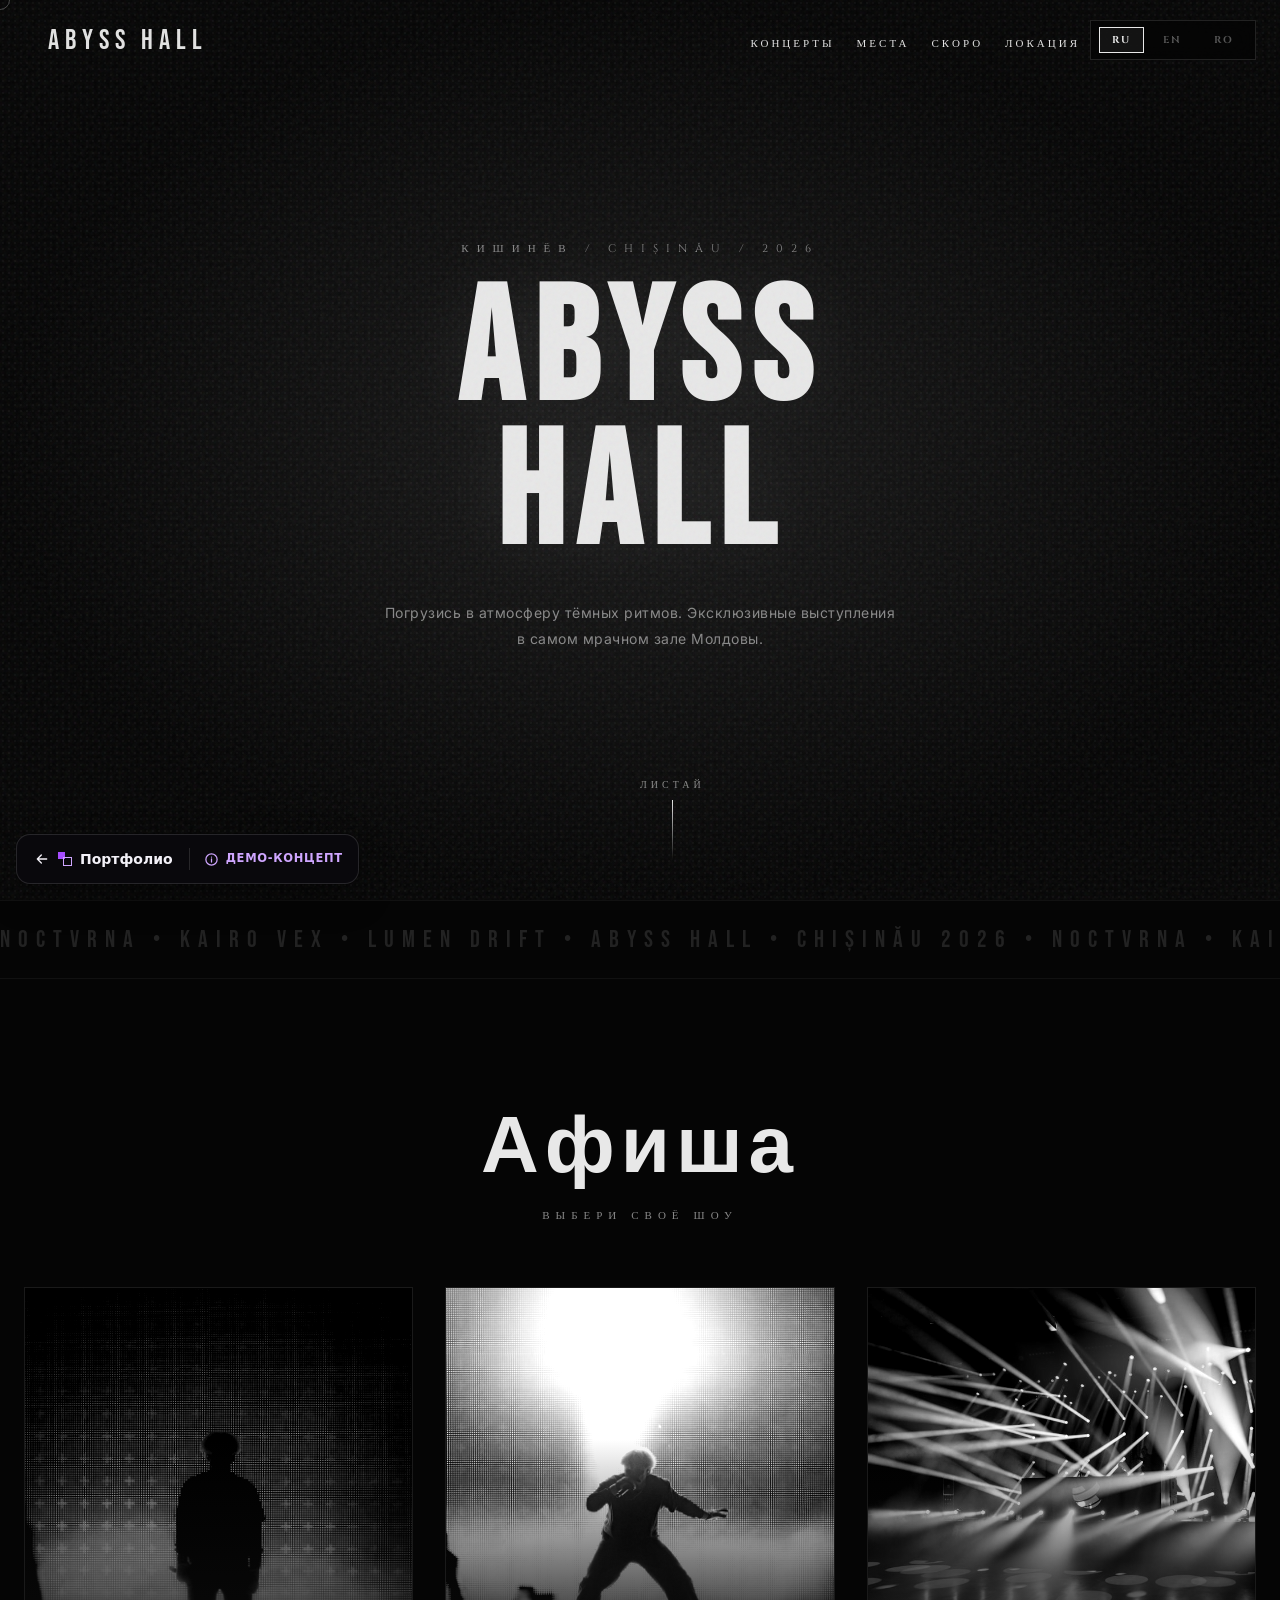
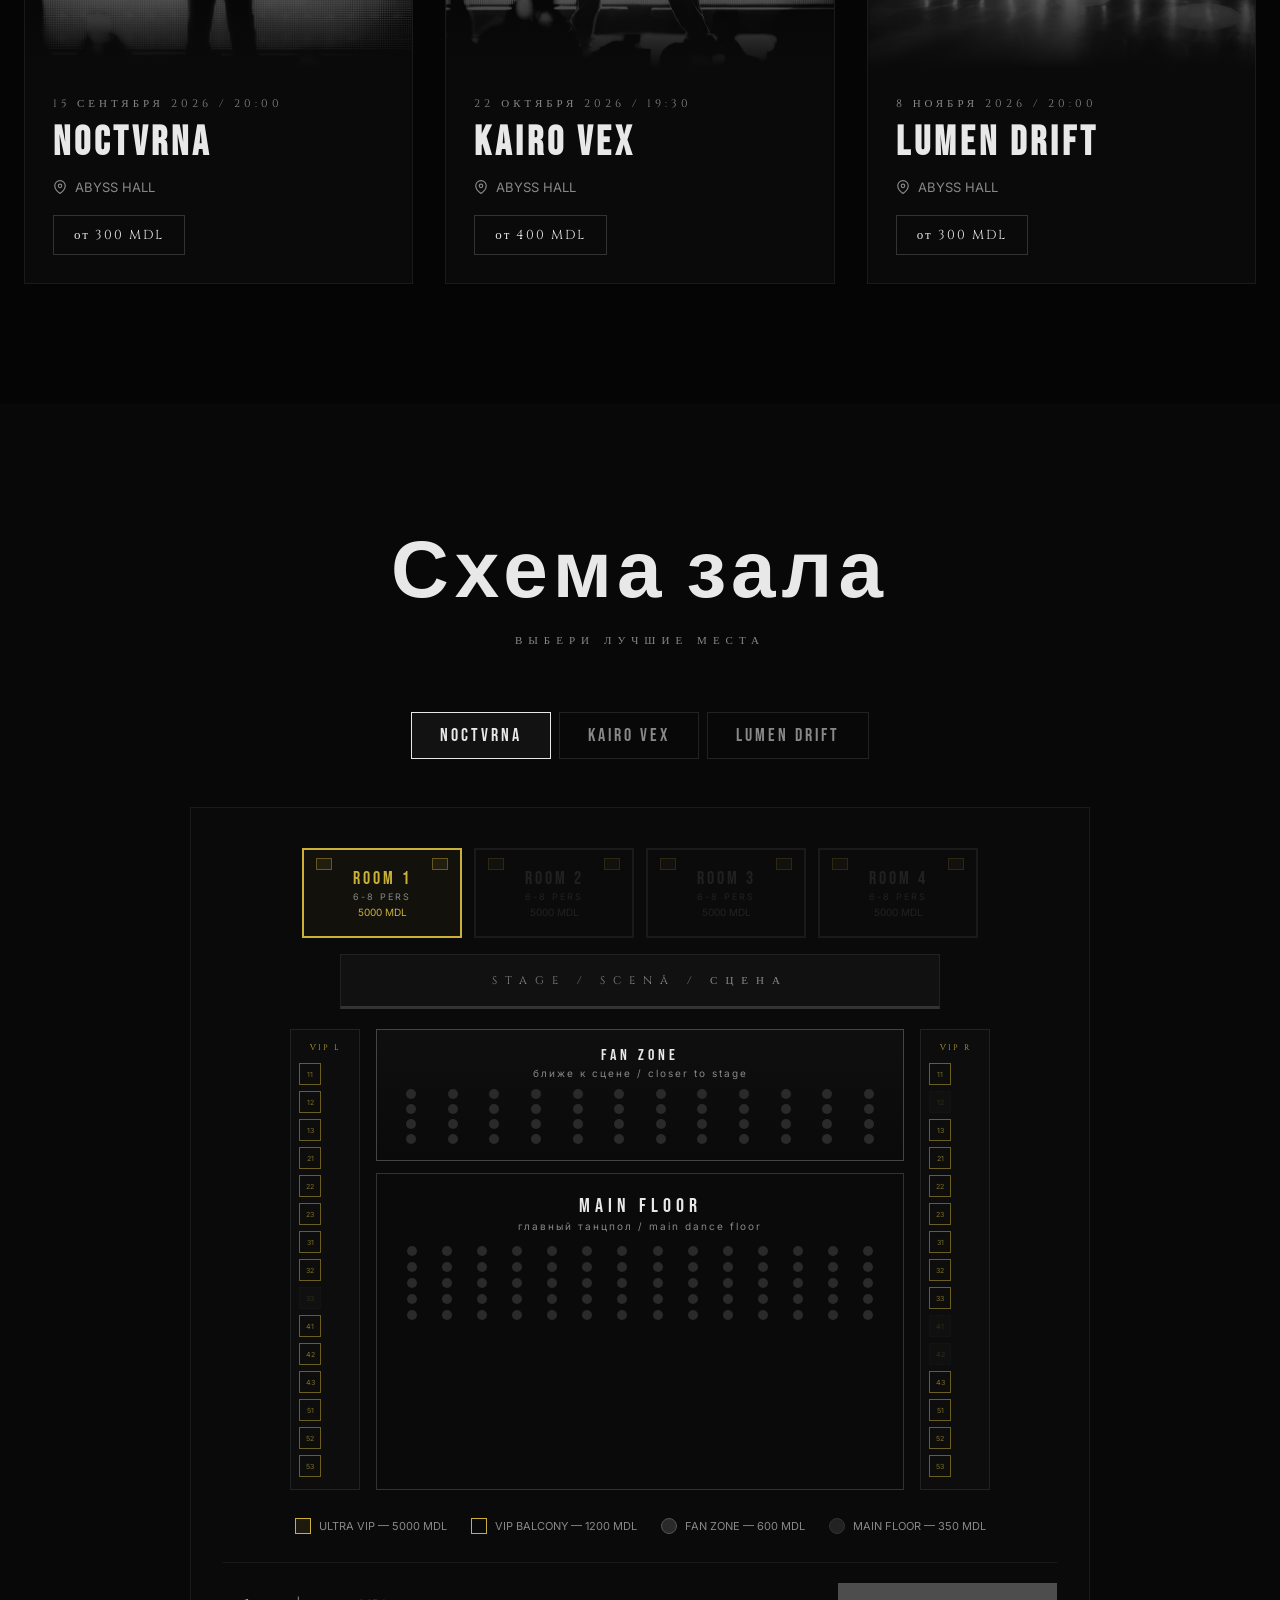
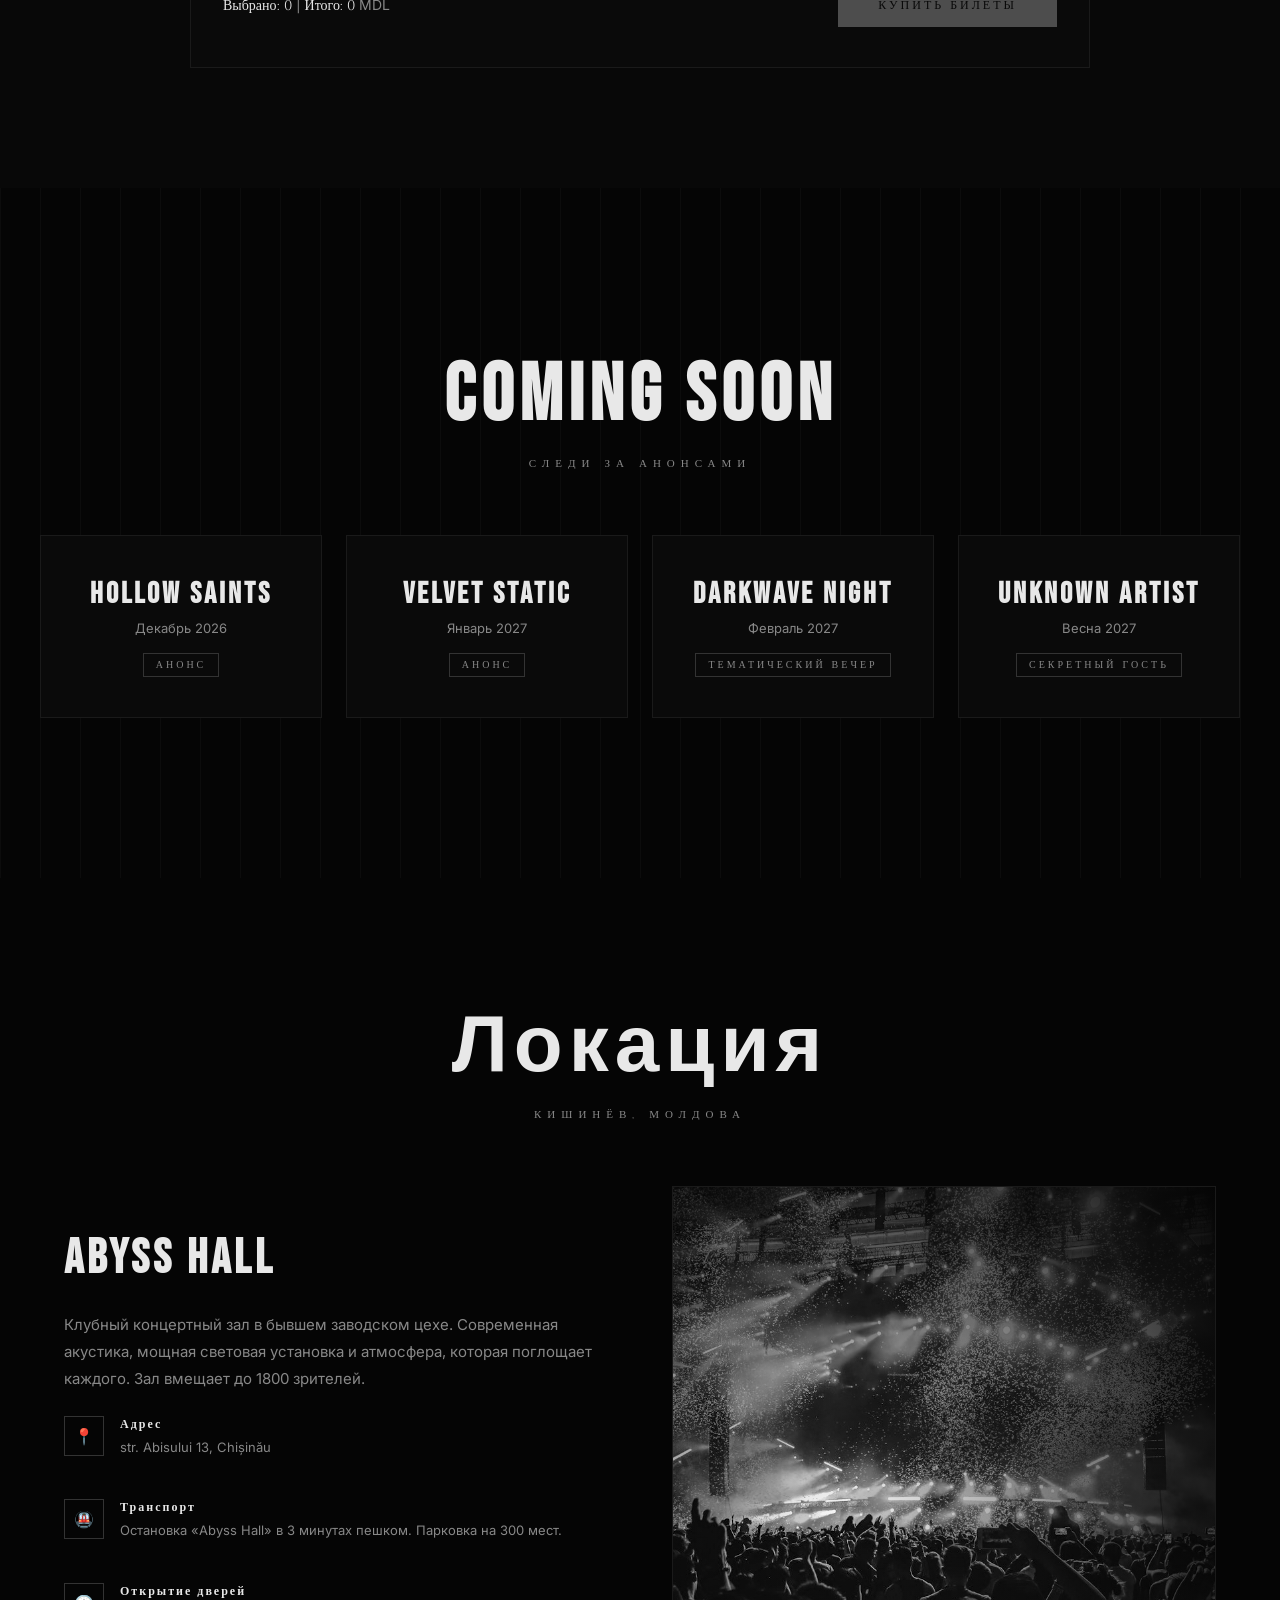
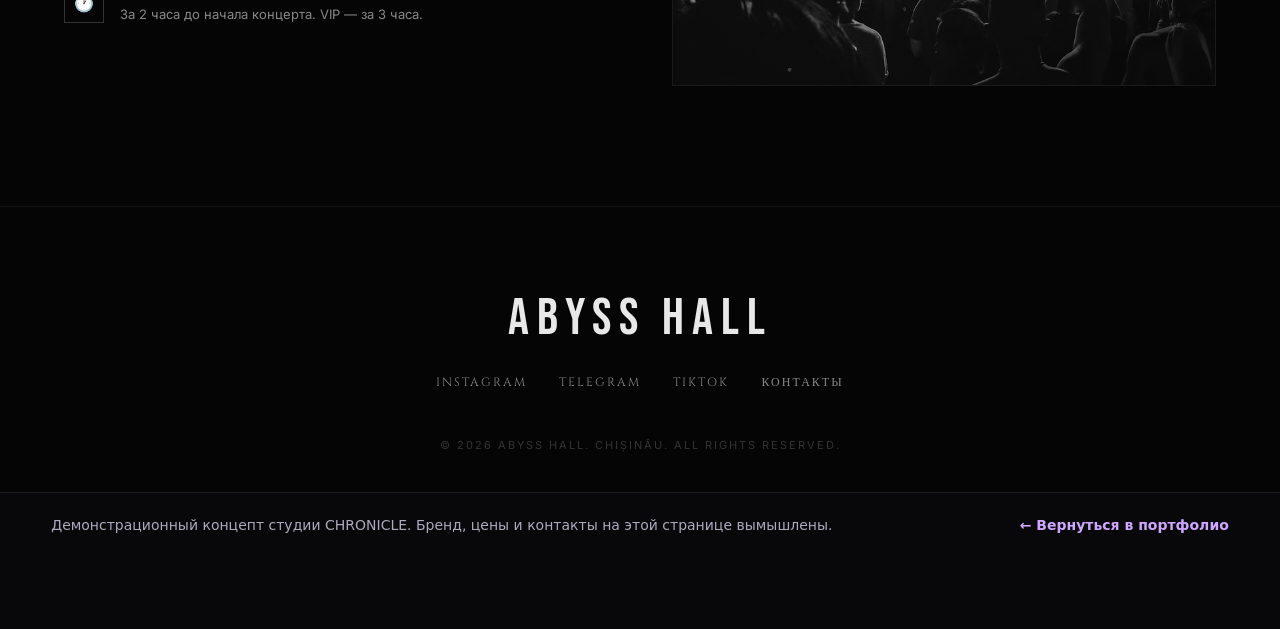
<file: project6.html>
<!DOCTYPE html>
<html lang="ru">
<head>
<meta charset="UTF-8">
<meta name="viewport" content="width=device-width, initial-scale=1.0">
<link rel="preconnect" href="https://fonts.gstatic.com" crossorigin>
<title>ABYSS HALL — Tickets · Демо-концепт CHRONICLE</title>
<link rel="preconnect" href="https://fonts.googleapis.com">
<link href="https://fonts.googleapis.com/css2?family=Cinzel:wght@400;700;900&family=Inter:wght@300;400;500;600;700&family=Bebas+Neue&display=swap" rel="stylesheet">
<style>
:root {
  --bg: #050505;
  --fg: #e8e8e8;
  --accent: #ffffff;
  --muted: #888888;
  --danger: #ff2222;
  --gold: #c9b037;
  --border: #1a1a1a;
}
* { margin: 0; padding: 0; box-sizing: border-box; }
html { scroll-behavior: smooth; }
body {
  background: var(--bg);
  color: var(--fg);
  font-family: 'Inter', sans-serif;
  overflow-x: hidden;
  cursor: crosshair;
}
.noise {
  position: fixed; top: 0; left: 0; width: 100%; height: 100%;
  pointer-events: none; z-index: 9999; opacity: 0.06;
  background-image: url("data:image/svg+xml,%3Csvg viewBox='0 0 256 256' xmlns='http://www.w3.org/2000/svg'%3E%3Cfilter id='n'%3E%3CfeTurbulence type='fractalNoise' baseFrequency='0.85' numOctaves='4' stitchTiles='stitch'/%3E%3C/filter%3E%3Crect width='100%25' height='100%25' filter='url(%23n)'/%3E%3C/svg%3E");
}
.halftone {
  position: fixed; top: 0; left: 0; width: 100%; height: 100%;
  pointer-events: none; z-index: 9998; opacity: 0.035;
  background: radial-gradient(circle, #fff 1px, transparent 1px);
  background-size: 6px 6px;
}
::-webkit-scrollbar { width: 5px; }
::-webkit-scrollbar-track { background: #0a0a0a; }
::-webkit-scrollbar-thumb { background: #333; border-radius: 3px; }
.lang-switch {
  position: fixed; top: 20px; right: 24px; z-index: 10000;
  display: flex; gap: 6px; background: rgba(5,5,5,0.9);
  backdrop-filter: blur(10px); padding: 6px 8px; border: 1px solid #222;
}
.lang-btn {
  background: transparent; border: 1px solid transparent; color: #555;
  padding: 5px 12px; font-size: 10px; letter-spacing: 2px; text-transform: uppercase;
  cursor: pointer; transition: all 0.3s; font-family: 'Cinzel', serif; font-weight: 700;
}
.lang-btn:hover { color: #aaa; }
.lang-btn.active { border-color: var(--fg); color: var(--fg); background: rgba(255,255,255,0.06); }
nav {
  position: fixed; top: 0; left: 0; width: 100%; z-index: 900;
  padding: 24px 48px; padding-right: 200px;
  display: flex; justify-content: space-between; align-items: center;
  mix-blend-mode: difference;
}
.logo {
  font-family: 'Bebas Neue', sans-serif; font-size: 28px; color: var(--fg);
  text-decoration: none; letter-spacing: 6px;
}
.nav-links { display: flex; gap: 22px; list-style: none; }
.nav-links a {
  color: var(--fg); text-decoration: none; font-size: 11px; letter-spacing: 3px;
  text-transform: uppercase; position: relative; font-family: 'Cinzel', serif;
}
.nav-links a::after {
  content: ''; position: absolute; bottom: -4px; left: 0; width: 0; height: 1px;
  background: var(--fg); transition: width 0.4s;
}
.nav-links a:hover::after { width: 100%; }

.hero {
  min-height: 100vh; display: flex; flex-direction: column; justify-content: center; align-items: center;
  position: relative; overflow: hidden; padding: 120px 24px 80px;
}
.hero-bg {
  position: absolute; inset: 0; z-index: 0;
  background: radial-gradient(ellipse at center, #1a1a1a 0%, #050505 70%);
}
.hero-content { position: relative; z-index: 2; text-align: center; }
.hero-sub {
  font-family: 'Cinzel', serif; font-size: 11px; letter-spacing: 8px; text-transform: uppercase;
  color: var(--muted); margin-bottom: 24px; opacity: 0; animation: fadeUp 1s 0.3s forwards;
}
.hero-title {
  font-family: 'Bebas Neue', sans-serif; font-size: clamp(56px, 14vw, 160px);
  line-height: 0.9; letter-spacing: 12px; margin-bottom: 32px;
  opacity: 0; animation: fadeUp 1.2s 0.6s forwards;
  text-shadow: 0 0 80px rgba(255,255,255,0.08);
}
.hero-title .glitch { display: inline-block; position: relative; }
.hero-desc {
  font-size: 14px; color: var(--muted); max-width: 520px; margin: 0 auto 48px;
  line-height: 1.8; letter-spacing: 0.5px; opacity: 0; animation: fadeUp 1s 0.9s forwards;
}
.scroll-indicator {
  position: absolute; bottom: 40px; left: 50%; transform: translateX(-50%);
  display: flex; flex-direction: column; align-items: center; gap: 8px;
  opacity: 0; animation: fadeUp 1s 1.2s forwards;
}
.scroll-line {
  width: 1px; height: 60px; background: linear-gradient(to bottom, var(--fg), transparent);
  animation: scrollPulse 2s infinite;
}
@keyframes scrollPulse {
  0%, 100% { opacity: 0.3; transform: scaleY(0.5); }
  50% { opacity: 1; transform: scaleY(1); }
}
@keyframes fadeUp {
  from { opacity: 0; transform: translateY(30px); }
  to { opacity: 1; transform: translateY(0); }
}
.section-title {
  font-family: 'Bebas Neue', sans-serif; font-size: clamp(40px, 7vw, 80px);
  text-align: center; margin-bottom: 12px; letter-spacing: 6px;
}
.section-sub {
  font-family: 'Cinzel', serif; font-size: 11px; letter-spacing: 6px;
  text-transform: uppercase; color: var(--muted); text-align: center; margin-bottom: 64px;
}

.concerts { padding: 120px 24px; max-width: 1400px; margin: 0 auto; }
.concert-grid {
  display: grid; grid-template-columns: repeat(auto-fit, minmax(340px, 1fr)); gap: 32px;
}
.concert-card {
  background: #0a0a0a; border: 1px solid var(--border); position: relative;
  overflow: hidden; cursor: pointer; transition: all 0.5s;
}
.concert-card::before {
  content: ''; position: absolute; inset: 0; background: radial-gradient(circle at var(--mx,50%) var(--my,50%), rgba(255,255,255,0.07) 0%, transparent 60%);
  opacity: 0; transition: opacity 0.3s; pointer-events: none; z-index: 2;
}
.concert-card:hover::before { opacity: 1; }
.concert-card:hover { border-color: #333; transform: translateY(-4px); }
.concert-img-wrap { position: relative; height: 380px; overflow: hidden; }
.concert-img {
  width: 100%; height: 100%; object-fit: cover; filter: grayscale(100%) contrast(1.2);
  transition: transform 0.8s, filter 0.5s;
}
.concert-card:hover .concert-img { transform: scale(1.08); filter: grayscale(0%) contrast(1.1); }
.concert-img-overlay {
  position: absolute; inset: 0; background: linear-gradient(to top, #0a0a0a 0%, transparent 60%);
}
.concert-info { padding: 28px; position: relative; z-index: 3; }
.concert-date {
  font-family: 'Cinzel', serif; font-size: 11px; letter-spacing: 4px;
  color: var(--muted); text-transform: uppercase; margin-bottom: 8px;
}
.concert-name {
  font-family: 'Bebas Neue', sans-serif; font-size: 40px; margin-bottom: 12px; letter-spacing: 4px;
}
.concert-location {
  font-size: 13px; color: var(--muted); display: flex; align-items: center; gap: 8px; margin-bottom: 20px;
}
.concert-price {
  font-family: 'Cinzel', serif; font-size: 13px; letter-spacing: 2px;
  padding: 10px 20px; border: 1px solid #333; display: inline-block;
  transition: all 0.3s;
}
.concert-card:hover .concert-price { background: var(--fg); color: var(--bg); border-color: var(--fg); }

.seatmap-section { padding: 120px 24px; background: #080808; position: relative; }
.seatmap-tabs {
  display: flex; justify-content: center; gap: 8px; margin-bottom: 48px; flex-wrap: wrap;
}
.seatmap-tab {
  background: transparent; border: 1px solid #222; color: var(--muted);
  padding: 12px 28px; font-family: 'Bebas Neue', sans-serif; font-size: 18px; letter-spacing: 3px;
  cursor: pointer; transition: all 0.3s;
}
.seatmap-tab:hover { border-color: #444; color: #aaa; }
.seatmap-tab.active { border-color: var(--fg); color: var(--fg); background: rgba(255,255,255,0.04); }
.seatmap-container {
  max-width: 900px; margin: 0 auto; background: #0a0a0a; border: 1px solid var(--border);
  padding: 40px 32px; position: relative; display: none;
}
.seatmap-container.active { display: block; }
.venue-map {
  display: flex; flex-direction: column; align-items: center; gap: 16px;
}
.ultra-vip-row {
  display: flex; gap: 12px; justify-content: center; flex-wrap: wrap;
}
.ultra-room {
  width: 160px; height: 90px; border: 2px solid var(--gold);
  background: rgba(201,176,55,0.04); display: flex; flex-direction: column;
  align-items: center; justify-content: center; cursor: pointer;
  transition: all 0.3s; position: relative; overflow: hidden;
}
.ultra-room::before, .ultra-room::after {
  content: ''; position: absolute; top: 8px; width: 14px; height: 10px;
  border: 1px solid rgba(201,176,55,0.4); background: rgba(201,176,55,0.08);
}
.ultra-room::before { left: 12px; }
.ultra-room::after { right: 12px; }
.ultra-room .room-label {
  font-family: 'Bebas Neue', sans-serif; font-size: 18px; letter-spacing: 3px;
  color: var(--gold); z-index: 2;
}
.ultra-room .room-cap {
  font-size: 9px; color: var(--muted); letter-spacing: 2px; text-transform: uppercase;
  margin-top: 2px; z-index: 2;
}
.ultra-room .room-price {
  font-size: 10px; color: var(--gold); margin-top: 4px; z-index: 2;
}
.ultra-room:hover { background: rgba(201,176,55,0.1); transform: scale(1.03); }
.ultra-room.selected {
  background: rgba(201,176,55,0.2);
  box-shadow: 0 0 25px rgba(201,176,55,0.25), inset 0 0 20px rgba(201,176,55,0.1);
}
.ultra-room.taken {
  border-color: #333; opacity: 0.4; cursor: not-allowed;
  background: rgba(255,255,255,0.02);
}
.ultra-room.taken .room-label, .ultra-room.taken .room-cap, .ultra-room.taken .room-price { color: #444; }

.stage-bar {
  width: 100%; max-width: 600px; text-align: center; padding: 18px;
  background: #111; border: 1px solid #222; border-bottom: 3px solid #333;
  font-family: 'Cinzel', serif; letter-spacing: 8px; font-size: 11px;
  text-transform: uppercase; color: var(--muted); margin-bottom: 4px;
}
.middle-section {
  display: flex; gap: 16px; align-items: stretch; width: 100%; max-width: 700px;
}
.vip-wing {
  display: flex; flex-direction: column; gap: 6px; padding: 12px 8px;
  background: #0d0d0d; border: 1px solid #222; min-width: 70px;
}
.vip-wing-label {
  font-family: 'Cinzel', serif; font-size: 8px; letter-spacing: 2px;
  color: var(--gold); text-align: center; margin-bottom: 4px;
}
.vip-seat {
  width: 22px; height: 22px; border: 1px solid rgba(201,176,55,0.5);
  background: transparent; cursor: pointer; transition: all 0.2s;
  display: flex; align-items: center; justify-content: center;
  font-size: 7px; color: rgba(201,176,55,0.6);
}
.vip-seat:hover { background: rgba(201,176,55,0.2); transform: scale(1.15); }
.vip-seat.selected { background: var(--gold); color: #000; border-color: var(--gold); box-shadow: 0 0 10px rgba(201,176,55,0.4); }
.vip-seat.taken { background: #1a1a1a; border-color: #222; cursor: not-allowed; opacity: 0.3; }
.center-arena {
  flex: 1; display: flex; flex-direction: column; gap: 12px;
}
.fan-zone-box {
  border: 1px solid #444; padding: 16px; text-align: center;
  background: linear-gradient(to bottom, #0f0f0f, #0a0a0a);
}
.fan-zone-label {
  font-family: 'Bebas Neue', sans-serif; font-size: 16px; letter-spacing: 4px;
  color: var(--fg); margin-bottom: 10px;
}
.fan-zone-label span {
  font-family: 'Inter', sans-serif; font-size: 10px; color: var(--muted);
  display: block; letter-spacing: 2px; margin-top: 2px;
}
.fan-grid {
  display: grid; grid-template-columns: repeat(12, 1fr); gap: 5px;
  justify-items: center;
}
.standing-spot {
  width: 10px; height: 10px; border-radius: 50%; background: #2a2a2a;
  cursor: pointer; transition: all 0.15s;
}
.standing-spot:hover { transform: scale(1.6); background: #555; }
.standing-spot.selected { background: var(--fg); box-shadow: 0 0 8px rgba(255,255,255,0.4); }
.main-zone-box {
  border: 1px solid #333; padding: 20px; text-align: center;
  background: #0a0a0a; flex: 1;
}
.main-zone-label {
  font-family: 'Bebas Neue', sans-serif; font-size: 20px; letter-spacing: 5px;
  color: var(--fg); margin-bottom: 14px;
}
.main-zone-label span {
  font-family: 'Inter', sans-serif; font-size: 10px; color: var(--muted);
  display: block; letter-spacing: 2px; margin-top: 2px;
}
.main-grid {
  display: grid; grid-template-columns: repeat(14, 1fr); gap: 6px;
  justify-items: center;
}

.zone-legend {
  display: flex; justify-content: center; gap: 24px; margin-top: 28px; flex-wrap: wrap;
}
.zone-legend-item {
  display: flex; align-items: center; gap: 8px; font-size: 11px; color: var(--muted);
}
.zone-legend-box {
  width: 16px; height: 16px; border: 1px solid;
}
.zone-legend-box.ultra { border-color: var(--gold); background: rgba(201,176,55,0.1); }
.zone-legend-box.vip { border-color: var(--gold); }
.zone-legend-box.fan { border-color: #555; background: #2a2a2a; border-radius: 50%; }
.zone-legend-box.main { border-color: #333; background: #222; border-radius: 50%; }
.seat-summary {
  margin-top: 28px; padding-top: 20px; border-top: 1px solid var(--border);
  display: flex; justify-content: space-between; align-items: center; flex-wrap: wrap; gap: 16px;
}
.seat-summary-text { font-size: 14px; color: var(--muted); }
.seat-summary-text span { color: var(--fg); font-family: 'Cinzel', serif; }
.buy-btn {
  background: var(--fg); color: var(--bg); border: none; padding: 14px 40px;
  font-family: 'Cinzel', serif; font-size: 12px; letter-spacing: 3px; text-transform: uppercase;
  cursor: pointer; transition: all 0.3s;
}
.buy-btn:hover { background: #ccc; transform: scale(1.02); }
.buy-btn:disabled { opacity: 0.3; cursor: not-allowed; }

.coming-soon { padding: 160px 24px; text-align: center; position: relative; overflow: hidden; }
.coming-soon-bg {
  position: absolute; inset: 0; opacity: 0.03;
  background: repeating-linear-gradient(90deg, #fff 0px, #fff 1px, transparent 1px, transparent 40px);
}
.coming-grid {
  display: grid; grid-template-columns: repeat(auto-fit, minmax(280px, 1fr)); gap: 24px;
  max-width: 1200px; margin: 48px auto 0;
}
.coming-card {
  background: #0a0a0a; border: 1px solid var(--border); padding: 40px 32px;
  position: relative; overflow: hidden; transition: all 0.5s;
}
.coming-card:hover { border-color: #333; }
.coming-card::after {
  content: ''; position: absolute; top: 0; left: -100%; width: 100%; height: 100%;
  background: linear-gradient(90deg, transparent, rgba(255,255,255,0.03), transparent);
  transition: left 0.6s;
}
.coming-card:hover::after { left: 100%; }
.coming-card h3 {
  font-family: 'Bebas Neue', sans-serif; font-size: 30px; margin-bottom: 8px; letter-spacing: 3px;
}
.coming-card p { font-size: 13px; color: var(--muted); margin-bottom: 16px; }
.coming-tag {
  display: inline-block; padding: 4px 12px; border: 1px solid #333;
  font-size: 10px; letter-spacing: 3px; text-transform: uppercase; color: var(--muted);
  font-family: 'Cinzel', serif;
}
.location { padding: 120px 24px; max-width: 1200px; margin: 0 auto; }
.location-grid {
  display: grid; grid-template-columns: 1fr 1fr; gap: 64px; align-items: center;
}
.location-info h3 {
  font-family: 'Bebas Neue', sans-serif; font-size: 48px; margin-bottom: 24px; letter-spacing: 4px;
}
.location-info p { font-size: 15px; color: var(--muted); line-height: 1.8; margin-bottom: 16px; }
.location-detail {
  display: flex; align-items: flex-start; gap: 16px; margin-top: 24px;
}
.location-detail-icon {
  width: 40px; height: 40px; border: 1px solid #333; display: flex; align-items: center; justify-content: center;
  font-size: 16px; flex-shrink: 0;
}
.location-detail-text h4 { font-family: 'Cinzel', serif; font-size: 12px; letter-spacing: 2px; margin-bottom: 4px; }
.location-detail-text p { font-size: 13px; color: var(--muted); }
.location-visual {
  position: relative; height: 500px; border: 1px solid var(--border); overflow: hidden;
}
.location-visual img { width: 100%; height: 100%; object-fit: cover; filter: grayscale(100%) contrast(1.2); }
.location-visual::after {
  content: ''; position: absolute; inset: 0;
  background: radial-gradient(circle at 30% 70%, transparent 0%, #050505 100%);
}
footer {
  padding: 80px 24px 40px; border-top: 1px solid #111; text-align: center;
}
.footer-logo {
  font-family: 'Bebas Neue', sans-serif; font-size: 52px; margin-bottom: 24px;
  display: inline-block; letter-spacing: 8px;
}
.footer-links {
  display: flex; justify-content: center; gap: 32px; margin-bottom: 48px; flex-wrap: wrap;
}
.footer-links a {
  color: var(--muted); text-decoration: none; font-size: 12px; letter-spacing: 2px;
  text-transform: uppercase; font-family: 'Cinzel', serif; transition: color 0.3s;
}
.footer-links a:hover { color: var(--fg); }
.footer-copy { font-size: 11px; color: #333; letter-spacing: 2px; }

@media (max-width: 768px) {
  .nav-links { display: none; }
  .location-grid { grid-template-columns: 1fr; }
  .seatmap-container { padding: 24px 16px; }
  .middle-section { flex-direction: column; align-items: center; }
  .vip-wing { flex-direction: row; flex-wrap: wrap; justify-content: center; min-width: auto; width: 100%; }
  .fan-grid { grid-template-columns: repeat(8, 1fr); }
  .main-grid { grid-template-columns: repeat(8, 1fr); }
  .ultra-room { width: 130px; height: 75px; }
  .concert-grid { grid-template-columns: 1fr; }
  .lang-switch { top: 12px; right: 12px; padding: 4px 6px; }
  .lang-btn { padding: 4px 8px; font-size: 9px; }
  nav { padding-right: 160px; }
}
.reveal {
  opacity: 0; transform: translateY(40px);
  transition: all 0.8s cubic-bezier(0.16, 1, 0.3, 1);
}
.reveal.visible { opacity: 1; transform: translateY(0); }
.marquee {
  overflow: hidden; white-space: nowrap; padding: 24px 0; border-top: 1px solid #111; border-bottom: 1px solid #111;
}
.marquee-inner {
  display: inline-block; animation: marquee 20s linear infinite;
  font-family: 'Bebas Neue', sans-serif; font-size: 24px; letter-spacing: 8px; color: #222;
}
@keyframes marquee {
  from { transform: translateX(0); }
  to { transform: translateX(-50%); }
}
.modal-overlay {
  position: fixed; inset: 0; background: rgba(0,0,0,0.92); z-index: 5000;
  display: none; align-items: center; justify-content: center; padding: 24px;
}
.modal-overlay.active { display: flex; }
.modal {
  background: #0a0a0a; border: 1px solid #333; max-width: 500px; width: 100%;
  padding: 40px; position: relative; animation: modalIn 0.4s;
}
@keyframes modalIn {
  from { opacity: 0; transform: scale(0.95); }
  to { opacity: 1; transform: scale(1); }
}
.modal-close {
  position: absolute; top: 16px; right: 16px; background: none; border: none;
  color: var(--muted); font-size: 24px; cursor: pointer;
}
.modal h3 { font-family: 'Bebas Neue', sans-serif; font-size: 36px; margin-bottom: 16px; letter-spacing: 3px; }
.modal p { font-size: 14px; color: var(--muted); line-height: 1.6; margin-bottom: 24px; }
.modal-form input, .modal-form select {
  width: 100%; background: #111; border: 1px solid #222; padding: 12px 16px;
  color: var(--fg); font-family: 'Inter', sans-serif; margin-bottom: 12px; font-size: 14px;
}
.modal-form input:focus, .modal-form select:focus { outline: none; border-color: #444; }
.cursor-follower {
  position: fixed; width: 20px; height: 20px; border: 1px solid rgba(255,255,255,0.25);
  border-radius: 50%; pointer-events: none; z-index: 9997;
  transition: transform 0.1s; transform: translate(-50%, -50%);
}
</style>
<meta name="description" content="Демо-концепт CHRONICLE: афиша концертного зала со схемой мест и выбором билетов.">
<meta name="robots" content="noindex, follow">
<link rel="icon" href="favicon.svg" type="image/svg+xml">
<!-- chronicle-demo -->
</head>
<body>

<div class="noise"></div>
<div class="halftone"></div>
<div class="cursor-follower" id="cursor"></div>

<div class="lang-switch">
  <button class="lang-btn active" data-lang="ru" onclick="setLang('ru')">RU</button>
  <button class="lang-btn" data-lang="en" onclick="setLang('en')">EN</button>
  <button class="lang-btn" data-lang="ro" onclick="setLang('ro')">RO</button>
</div>

<nav>
  <a href="#" class="logo">ABYSS HALL</a>
  <ul class="nav-links">
    <li><a href="#concerts" data-key="nav-concerts">Концерты</a></li>
    <li><a href="#seatmap" data-key="nav-seats">Места</a></li>
    <li><a href="#coming" data-key="nav-coming">Скоро</a></li>
    <li><a href="#location" data-key="nav-location">Локация</a></li>
  </ul>
</nav>

<section class="hero">
  <div class="hero-bg"></div>
  <div class="hero-content">
    <p class="hero-sub" data-key="hero-sub">Кишинёв / Chișinău / 2026</p>
    <h1 class="hero-title">
      <span class="glitch" id="glitchText">ABYSS</span><br>HALL
    </h1>
    <p class="hero-desc" data-key="hero-desc">
      Погрузись в атмосферу тёмных ритмов. Эксклюзивные выступления в самом мрачном зале Молдовы.
    </p>
  </div>
  <div class="scroll-indicator">
    <span style="font-size:10px;letter-spacing:4px;text-transform:uppercase;color:var(--muted);font-family:'Cinzel',serif;" data-key="scroll">Листай</span>
    <div class="scroll-line"></div>
  </div>
</section>

<div class="marquee">
  <div class="marquee-inner">
    NOCTVRNA • KAIRO VEX • LUMEN DRIFT • ABYSS HALL • CHIȘINĂU 2026 • NOCTVRNA • KAIRO VEX • LUMEN DRIFT • ABYSS HALL • CHIȘINĂU 2026 •
  </div>
</div>

<section class="concerts" id="concerts">
  <h2 class="section-title reveal" data-key="concerts-title">Афиша</h2>
  <p class="section-sub reveal" data-key="concerts-sub">Выбери своё шоу</p>
  <div class="concert-grid">
    <div class="concert-card reveal" onclick="selectConcert('noctvrna')">
      <div class="concert-img-wrap">
        <img src="images/demo/abyss-hall/artist-1-stage-red.jpg" alt="Силуэт исполнителя на сцене в красном свете" class="concert-img" loading="lazy">
        <div class="concert-img-overlay"></div>
      </div>
      <div class="concert-info">
        <div class="concert-date">15 СЕНТЯБРЯ 2026 / 20:00</div>
        <h3 class="concert-name">NOCTVRNA</h3>
        <div class="concert-location">
          <svg width="14" height="14" viewBox="0 0 24 24" fill="none" stroke="currentColor" stroke-width="2"><path d="M21 10c0 7-9 13-9 13s-9-6-9-13a9 9 0 0 1 18 0z"/><circle cx="12" cy="10" r="3"/></svg>
          ABYSS HALL
        </div>
        <div class="concert-price" data-key="price-from">от 300 MDL</div>
      </div>
    </div>
    <div class="concert-card reveal" onclick="selectConcert('kairo_vex')">
      <div class="concert-img-wrap">
        <img src="images/demo/abyss-hall/artist-2-stage-light.jpg" alt="Исполнитель в контровом свете прожектора перед залом" class="concert-img" loading="lazy">
        <div class="concert-img-overlay"></div>
      </div>
      <div class="concert-info">
        <div class="concert-date">22 ОКТЯБРЯ 2026 / 19:30</div>
        <h3 class="concert-name">KAIRO VEX</h3>
        <div class="concert-location">
          <svg width="14" height="14" viewBox="0 0 24 24" fill="none" stroke="currentColor" stroke-width="2"><path d="M21 10c0 7-9 13-9 13s-9-6-9-13a9 9 0 0 1 18 0z"/><circle cx="12" cy="10" r="3"/></svg>
          ABYSS HALL
        </div>
        <div class="concert-price" data-key="price-from">от 400 MDL</div>
      </div>
    </div>
    <div class="concert-card reveal" onclick="selectConcert('lumen_drift')">
      <div class="concert-img-wrap">
        <img src="images/demo/abyss-hall/artist-3-stage-purple.jpg" alt="Пустая сцена с фиолетовыми лучами света" class="concert-img" loading="lazy">
        <div class="concert-img-overlay"></div>
      </div>
      <div class="concert-info">
        <div class="concert-date">8 НОЯБРЯ 2026 / 20:00</div>
        <h3 class="concert-name">LUMEN DRIFT</h3>
        <div class="concert-location">
          <svg width="14" height="14" viewBox="0 0 24 24" fill="none" stroke="currentColor" stroke-width="2"><path d="M21 10c0 7-9 13-9 13s-9-6-9-13a9 9 0 0 1 18 0z"/><circle cx="12" cy="10" r="3"/></svg>
          ABYSS HALL
        </div>
        <div class="concert-price" data-key="price-from">от 300 MDL</div>
      </div>
    </div>
  </div>
</section>

<section class="seatmap-section" id="seatmap">
  <h2 class="section-title reveal" data-key="seats-title">Схема зала</h2>
  <p class="section-sub reveal" data-key="seats-sub">Выбери лучшие места</p>
  <div class="seatmap-tabs reveal">
    <button class="seatmap-tab active" data-artist="noctvrna" onclick="switchArtist('noctvrna')">NOCTVRNA</button>
    <button class="seatmap-tab" data-artist="kairo_vex" onclick="switchArtist('kairo_vex')">KAIRO VEX</button>
    <button class="seatmap-tab" data-artist="lumen_drift" onclick="switchArtist('lumen_drift')">LUMEN DRIFT</button>
  </div>

  <div class="seatmap-container active" id="seatmap-noctvrna">
    <div class="venue-map" id="venue-noctvrna"></div>
    <div class="zone-legend">
      <div class="zone-legend-item"><div class="zone-legend-box ultra"></div> ULTRA VIP — 5000 MDL</div>
      <div class="zone-legend-item"><div class="zone-legend-box vip"></div> VIP BALCONY — 1200 MDL</div>
      <div class="zone-legend-item"><div class="zone-legend-box fan"></div> FAN ZONE — 600 MDL</div>
      <div class="zone-legend-item"><div class="zone-legend-box main"></div> MAIN FLOOR — 350 MDL</div>
    </div>
    <div class="seat-summary">
      <div class="seat-summary-text">
        <span data-key="selected">Выбрано:</span> <span class="sel-count" data-artist="noctvrna">0</span> | 
        <span data-key="total">Итого:</span> <span class="sel-total" data-artist="noctvrna">0</span> MDL
      </div>
      <button class="buy-btn" disabled onclick="openModal('noctvrna')" data-key="buy">Купить билеты</button>
    </div>
  </div>

  <div class="seatmap-container" id="seatmap-kairo_vex">
    <div class="venue-map" id="venue-kairo_vex"></div>
    <div class="zone-legend">
      <div class="zone-legend-item"><div class="zone-legend-box ultra"></div> ULTRA VIP — 6000 MDL</div>
      <div class="zone-legend-item"><div class="zone-legend-box vip"></div> VIP BALCONY — 1500 MDL</div>
      <div class="zone-legend-item"><div class="zone-legend-box fan"></div> FAN ZONE — 700 MDL</div>
      <div class="zone-legend-item"><div class="zone-legend-box main"></div> MAIN FLOOR — 400 MDL</div>
    </div>
    <div class="seat-summary">
      <div class="seat-summary-text">
        <span data-key="selected">Выбрано:</span> <span class="sel-count" data-artist="kairo_vex">0</span> | 
        <span data-key="total">Итого:</span> <span class="sel-total" data-artist="kairo_vex">0</span> MDL
      </div>
      <button class="buy-btn" disabled onclick="openModal('kairo_vex')" data-key="buy">Купить билеты</button>
    </div>
  </div>

  <div class="seatmap-container" id="seatmap-lumen_drift">
    <div class="venue-map" id="venue-lumen_drift"></div>
    <div class="zone-legend">
      <div class="zone-legend-item"><div class="zone-legend-box ultra"></div> ULTRA VIP — 4500 MDL</div>
      <div class="zone-legend-item"><div class="zone-legend-box vip"></div> VIP BALCONY — 1000 MDL</div>
      <div class="zone-legend-item"><div class="zone-legend-box fan"></div> FAN ZONE — 500 MDL</div>
      <div class="zone-legend-item"><div class="zone-legend-box main"></div> MAIN FLOOR — 300 MDL</div>
    </div>
    <div class="seat-summary">
      <div class="seat-summary-text">
        <span data-key="selected">Выбрано:</span> <span class="sel-count" data-artist="lumen_drift">0</span> | 
        <span data-key="total">Итого:</span> <span class="sel-total" data-artist="lumen_drift">0</span> MDL
      </div>
      <button class="buy-btn" disabled onclick="openModal('lumen_drift')" data-key="buy">Купить билеты</button>
    </div>
  </div>
</section>

<section class="coming-soon" id="coming">
  <div class="coming-soon-bg"></div>
  <h2 class="section-title reveal" data-key="coming-title">Coming Soon</h2>
  <p class="section-sub reveal" data-key="coming-sub">Следи за анонсами</p>
  <div class="coming-grid">
    <div class="coming-card reveal">
      <h3>HOLLOW SAINTS</h3>
      <p data-key="coming-date-1">Декабрь 2026</p>
      <span class="coming-tag" data-key="tag-announce">Анонс</span>
    </div>
    <div class="coming-card reveal">
      <h3>VELVET STATIC</h3>
      <p data-key="coming-date-2">Январь 2027</p>
      <span class="coming-tag" data-key="tag-announce">Анонс</span>
    </div>
    <div class="coming-card reveal">
      <h3>DARKWAVE NIGHT</h3>
      <p data-key="coming-date-3">Февраль 2027</p>
      <span class="coming-tag" data-key="tag-tribute">Тематический вечер</span>
    </div>
    <div class="coming-card reveal">
      <h3>UNKNOWN ARTIST</h3>
      <p data-key="coming-date-4">Весна 2027</p>
      <span class="coming-tag" data-key="tag-secret">Секретный гость</span>
    </div>
  </div>
</section>

<section class="location" id="location">
  <h2 class="section-title reveal" data-key="loc-title">Локация</h2>
  <p class="section-sub reveal" data-key="loc-sub">Кишинёв, Молдова</p>
  <div class="location-grid">
    <div class="location-info reveal">
      <h3 data-key="loc-venue">ABYSS HALL</h3>
      <p data-key="loc-desc">
        Клубный концертный зал в бывшем заводском цехе. Современная акустика, мощная световая установка 
        и атмосфера, которая поглощает каждого. Зал вмещает до 1800 зрителей.
      </p>
      <div class="location-detail">
        <div class="location-detail-icon">📍</div>
        <div class="location-detail-text">
          <h4 data-key="loc-address">Адрес</h4>
          <p>str. Abisului 13, Chișinău</p>
        </div>
      </div>
      <div class="location-detail">
        <div class="location-detail-icon">🚇</div>
        <div class="location-detail-text">
          <h4 data-key="loc-transport">Транспорт</h4>
          <p data-key="loc-transport-desc">Остановка «Abyss Hall» в 3 минутах пешком. Парковка на 300 мест.</p>
        </div>
      </div>
      <div class="location-detail">
        <div class="location-detail-icon">🕐</div>
        <div class="location-detail-text">
          <h4 data-key="loc-doors">Открытие дверей</h4>
          <p data-key="loc-doors-desc">За 2 часа до начала концерта. VIP — за 3 часа.</p>
        </div>
      </div>
    </div>
    <div class="location-visual reveal">
      <img src="images/demo/abyss-hall/venue-concert-crowd.jpg" alt="Зрители перед сценой в синем и зелёном свете">
    </div>
  </div>
</section>

<footer>
  <div class="footer-logo">ABYSS HALL</div>
  <div class="footer-links">
    <a href="#" data-key="foot-instagram">Instagram</a>
    <a href="#" data-key="foot-telegram">Telegram</a>
    <a href="#" data-key="foot-tiktok">TikTok</a>
    <a href="#" data-key="foot-contact">Контакты</a>
  </div>
  <p class="footer-copy">© 2026 ABYSS HALL. CHIȘINĂU. ALL RIGHTS RESERVED.</p>
</footer>

<div class="modal-overlay" id="modal">
  <div class="modal">
    <button class="modal-close" onclick="closeModal()">×</button>
    <h3 data-key="modal-title">Оформление билета</h3>
    <p data-key="modal-desc">Заполни данные, и мы отправим билет на твою почту.</p>
    <div class="modal-form">
      <input type="text" placeholder="Имя / Name / Nume" id="formName">
      <input type="email" placeholder="Email" id="formEmail">
      <select id="formConcert">
        <option value="noctvrna">Noctvrna — 15.09.2026</option>
        <option value="kairo_vex">Kairo Vex — 22.10.2026</option>
        <option value="lumen_drift">Lumen Drift — 08.11.2026</option>
      </select>
      <button class="buy-btn" style="width:100%;margin-top:8px;" onclick="submitOrder()" data-key="modal-submit">Подтвердить</button>
    </div>
  </div>
</div>

<script>
const translations = {
  ru: {
    'nav-concerts': 'Концерты', 'nav-seats': 'Места', 'nav-coming': 'Скоро', 'nav-location': 'Локация',
    'hero-sub': 'Кишинёв / Chișinău / 2026',
    'hero-desc': 'Погрузись в атмосферу тёмных ритмов. Эксклюзивные выступления в самом мрачном зале Молдовы.',
    'scroll': 'Листай',
    'concerts-title': 'Афиша', 'concerts-sub': 'Выбери своё шоу',
    'price-from': 'от 300 MDL',
    'seats-title': 'Схема зала', 'seats-sub': 'Выбери лучшие места',
    'selected': 'Выбрано:', 'total': 'Итого:', 'buy': 'Купить билеты',
    'coming-title': 'Coming Soon', 'coming-sub': 'Следи за анонсами',
    'coming-date-1': 'Декабрь 2026', 'coming-date-2': 'Январь 2027', 'coming-date-3': 'Февраль 2027', 'coming-date-4': 'Весна 2027',
    'tag-announce': 'Анонс', 'tag-tribute': 'Тематический вечер', 'tag-secret': 'Секретный гость',
    'loc-title': 'Локация', 'loc-sub': 'Кишинёв, Молдова',
    'loc-venue': 'ABYSS HALL',
    'loc-desc': 'Клубный концертный зал в бывшем заводском цехе. Современная акустика, мощная световая установка и атмосфера, которая поглощает каждого. Зал вмещает до 1800 зрителей.',
    'loc-address': 'Адрес', 'loc-transport': 'Транспорт',
    'loc-transport-desc': 'Остановка «Abyss Hall» в 3 минутах пешком. Парковка на 300 мест.',
    'loc-doors': 'Открытие дверей', 'loc-doors-desc': 'За 2 часа до начала концерта. VIP — за 3 часа.',
    'foot-instagram': 'Instagram', 'foot-telegram': 'Telegram', 'foot-tiktok': 'TikTok', 'foot-contact': 'Контакты',
    'modal-title': 'Оформление билета', 'modal-desc': 'Заполни данные, и мы отправим билет на твою почту.',
    'modal-submit': 'Подтвердить'
  },
  en: {
    'nav-concerts': 'Concerts', 'nav-seats': 'Seats', 'nav-coming': 'Soon', 'nav-location': 'Location',
    'hero-sub': 'Chișinău / Moldova / 2026',
    'hero-desc': 'Immerse yourself in the atmosphere of dark rhythms. Exclusive performances in the darkest venue in Moldova.',
    'scroll': 'Scroll',
    'concerts-title': 'Lineup', 'concerts-sub': 'Choose your show',
    'price-from': 'from 300 MDL',
    'seats-title': 'Seat Map', 'seats-sub': 'Pick the best seats',
    'selected': 'Selected:', 'total': 'Total:', 'buy': 'Buy Tickets',
    'coming-title': 'Coming Soon', 'coming-sub': 'Stay tuned',
    'coming-date-1': 'December 2026', 'coming-date-2': 'January 2027', 'coming-date-3': 'February 2027', 'coming-date-4': 'Spring 2027',
    'tag-announce': 'Announced', 'tag-tribute': 'Theme night', 'tag-secret': 'Secret Guest',
    'loc-title': 'Location', 'loc-sub': 'Chișinău, Moldova',
    'loc-venue': 'ABYSS HALL',
    'loc-desc': 'A club concert hall in a former factory hall. Modern acoustics, powerful lighting and an atmosphere that consumes everyone. The hall holds up to 1,800 people.',
    'loc-address': 'Address', 'loc-transport': 'Transport',
    'loc-transport-desc': '“Abyss Hall” stop, a 3-minute walk. Parking for 300 cars.',
    'loc-doors': 'Doors Open', 'loc-doors-desc': '2 hours before the concert. VIP — 3 hours.',
    'foot-instagram': 'Instagram', 'foot-telegram': 'Telegram', 'foot-tiktok': 'TikTok', 'foot-contact': 'Contact',
    'modal-title': 'Ticket Checkout', 'modal-desc': 'Fill in your details and we will send the ticket to your email.',
    'modal-submit': 'Confirm'
  },
  ro: {
    'nav-concerts': 'Concerte', 'nav-seats': 'Locuri', 'nav-coming': 'Curând', 'nav-location': 'Locație',
    'hero-sub': 'Chișinău / Moldova / 2026',
    'hero-desc': 'Scufundă-te în atmosfera ritmurilor întunecate. Spectacole exclusive în cea mai întunecată sală din Moldova.',
    'scroll': 'Derulează',
    'concerts-title': 'Afiș', 'concerts-sub': 'Alege spectacolul tău',
    'price-from': 'de la 300 MDL',
    'seats-title': 'Harta locurilor', 'seats-sub': 'Alege cele mai bune locuri',
    'selected': 'Selectat:', 'total': 'Total:', 'buy': 'Cumpără bilete',
    'coming-title': 'Coming Soon', 'coming-sub': 'Urmărește anunțurile',
    'coming-date-1': 'Decembrie 2026', 'coming-date-2': 'Ianuarie 2027', 'coming-date-3': 'Februarie 2027', 'coming-date-4': 'Primăvara 2027',
    'tag-announce': 'Anunț', 'tag-tribute': 'Seară tematică', 'tag-secret': 'Invitat secret',
    'loc-title': 'Locație', 'loc-sub': 'Chișinău, Moldova',
    'loc-venue': 'ABYSS HALL',
    'loc-desc': 'Sală de concerte de tip club într-o fostă hală industrială. Acustică modernă, iluminare puternică și o atmosferă care consumă pe toată lumea. Sala găzduiește până la 1800 de spectatori.',
    'loc-address': 'Adresă', 'loc-transport': 'Transport',
    'loc-transport-desc': 'Stația „Abyss Hall” la 3 minute de mers pe jos. Parcare pentru 300 de mașini.',
    'loc-doors': 'Deschiderea ușilor', 'loc-doors-desc': 'Cu 2 ore înainte de concert. VIP — cu 3 ore.',
    'foot-instagram': 'Instagram', 'foot-telegram': 'Telegram', 'foot-tiktok': 'TikTok', 'foot-contact': 'Contacte',
    'modal-title': 'Finalizare bilet', 'modal-desc': 'Completează datele și îți vom trimite biletul pe email.',
    'modal-submit': 'Confirmă'
  }
};

let currentLang = 'ru';
function setLang(lang) {
  currentLang = lang;
  document.querySelectorAll('.lang-btn').forEach(b => b.classList.toggle('active', b.dataset.lang === lang));
  document.querySelectorAll('[data-key]').forEach(el => {
    const key = el.dataset.key;
    if (translations[lang][key]) el.textContent = translations[lang][key];
  });
  document.documentElement.lang = lang;
}

const artistPrices = {
  noctvrna: { ultra: 5000, vip: 1200, fan: 600, main: 350 },
  kairo_vex: { ultra: 6000, vip: 1500, fan: 700, main: 400 },
  lumen_drift: { ultra: 4500, vip: 1000, fan: 500, main: 300 }
};

let selectedSeats = { noctvrna: [], kairo_vex: [], lumen_drift: [] };

function generateVenue(artist) {
  const container = document.getElementById('venue-' + artist);
  if (!container) return;
  container.innerHTML = '';
  const prices = artistPrices[artist];

  // Ultra VIP row
  const ultraRow = document.createElement('div');
  ultraRow.className = 'ultra-vip-row';
  for (let i = 1; i <= 4; i++) {
    const room = document.createElement('div');
    const isTaken = Math.random() < 0.2;
    room.className = 'ultra-room' + (isTaken ? ' taken' : '');
    room.dataset.id = artist + '-ultra-' + i;
    room.dataset.price = prices.ultra;
    room.dataset.zone = 'ultra';
    room.dataset.artist = artist;
    room.innerHTML = '<div class="room-label">ROOM ' + i + '</div><div class="room-cap">6-8 PERS</div><div class="room-price">' + prices.ultra + ' MDL</div>';
    if (!isTaken) room.addEventListener('click', () => toggleUltra(room, artist));
    ultraRow.appendChild(room);
  }
  container.appendChild(ultraRow);

  // Stage
  const stage = document.createElement('div');
  stage.className = 'stage-bar';
  stage.textContent = 'STAGE / SCENĂ / СЦЕНА';
  container.appendChild(stage);

  // Middle section: VIP + Center
  const middle = document.createElement('div');
  middle.className = 'middle-section';

  // Left VIP
  const vipLeft = document.createElement('div');
  vipLeft.className = 'vip-wing';
  const vipLabelL = document.createElement('div');
  vipLabelL.className = 'vip-wing-label';
  vipLabelL.textContent = 'VIP L';
  vipLeft.appendChild(vipLabelL);
  for (let r = 0; r < 5; r++) {
    for (let c = 0; c < 3; c++) {
      const seat = document.createElement('div');
      const isTaken = Math.random() < 0.15;
      seat.className = 'vip-seat' + (isTaken ? ' taken' : '');
      seat.dataset.id = artist + '-vip-L-' + r + '-' + c;
      seat.dataset.price = prices.vip;
      seat.dataset.zone = 'vip';
      seat.dataset.artist = artist;
      seat.textContent = (r + 1) + '' + (c + 1);
      if (!isTaken) seat.addEventListener('click', () => toggleSeat(seat, artist));
      vipLeft.appendChild(seat);
    }
  }
  middle.appendChild(vipLeft);

  // Center arena
  const center = document.createElement('div');
  center.className = 'center-arena';

  // Fan zone
  const fanBox = document.createElement('div');
  fanBox.className = 'fan-zone-box';
  fanBox.innerHTML = '<div class="fan-zone-label">FAN ZONE<span>ближе к сцене / closer to stage</span></div>';
  const fanGrid = document.createElement('div');
  fanGrid.className = 'fan-grid';
  for (let i = 0; i < 48; i++) {
    const spot = document.createElement('div');
    spot.className = 'standing-spot';
    spot.dataset.id = artist + '-fan-' + i;
    spot.dataset.price = prices.fan;
    spot.dataset.zone = 'fan';
    spot.dataset.artist = artist;
    spot.addEventListener('click', () => toggleSeat(spot, artist));
    fanGrid.appendChild(spot);
  }
  fanBox.appendChild(fanGrid);
  center.appendChild(fanBox);

  // Main zone
  const mainBox = document.createElement('div');
  mainBox.className = 'main-zone-box';
  mainBox.innerHTML = '<div class="main-zone-label">MAIN FLOOR<span>главный танцпол / main dance floor</span></div>';
  const mainGrid = document.createElement('div');
  mainGrid.className = 'main-grid';
  for (let i = 0; i < 70; i++) {
    const spot = document.createElement('div');
    spot.className = 'standing-spot';
    spot.dataset.id = artist + '-main-' + i;
    spot.dataset.price = prices.main;
    spot.dataset.zone = 'main';
    spot.dataset.artist = artist;
    spot.addEventListener('click', () => toggleSeat(spot, artist));
    mainGrid.appendChild(spot);
  }
  mainBox.appendChild(mainGrid);
  center.appendChild(mainBox);
  middle.appendChild(center);

  // Right VIP
  const vipRight = document.createElement('div');
  vipRight.className = 'vip-wing';
  const vipLabelR = document.createElement('div');
  vipLabelR.className = 'vip-wing-label';
  vipLabelR.textContent = 'VIP R';
  vipRight.appendChild(vipLabelR);
  for (let r = 0; r < 5; r++) {
    for (let c = 0; c < 3; c++) {
      const seat = document.createElement('div');
      const isTaken = Math.random() < 0.15;
      seat.className = 'vip-seat' + (isTaken ? ' taken' : '');
      seat.dataset.id = artist + '-vip-R-' + r + '-' + c;
      seat.dataset.price = prices.vip;
      seat.dataset.zone = 'vip';
      seat.dataset.artist = artist;
      seat.textContent = (r + 1) + '' + (c + 1);
      if (!isTaken) seat.addEventListener('click', () => toggleSeat(seat, artist));
      vipRight.appendChild(seat);
    }
  }
  middle.appendChild(vipRight);

  container.appendChild(middle);
}

function toggleSeat(el, artist) {
  const id = el.dataset.id;
  const price = parseInt(el.dataset.price);
  const idx = selectedSeats[artist].findIndex(s => s.id === id);
  if (idx !== -1) {
    selectedSeats[artist].splice(idx, 1);
    el.classList.remove('selected');
  } else {
    selectedSeats[artist].push({ id, price });
    el.classList.add('selected');
  }
  updateSummary(artist);
}

function toggleUltra(el, artist) {
  const id = el.dataset.id;
  const price = parseInt(el.dataset.price);
  const idx = selectedSeats[artist].findIndex(s => s.id === id);
  if (idx !== -1) {
    selectedSeats[artist].splice(idx, 1);
    el.classList.remove('selected');
  } else {
    selectedSeats[artist].push({ id, price });
    el.classList.add('selected');
  }
  updateSummary(artist);
}

function updateSummary(artist) {
  const container = document.getElementById('seatmap-' + artist);
  if (!container) return;
  container.querySelector('.sel-count').textContent = selectedSeats[artist].length;
  const total = selectedSeats[artist].reduce((sum, s) => sum + s.price, 0);
  container.querySelector('.sel-total').textContent = total;
  container.querySelector('.buy-btn').disabled = selectedSeats[artist].length === 0;
}

['noctvrna', 'kairo_vex', 'lumen_drift'].forEach(generateVenue);

function switchArtist(artist) {
  document.querySelectorAll('.seatmap-tab').forEach(t => t.classList.toggle('active', t.dataset.artist === artist));
  document.querySelectorAll('.seatmap-container').forEach(c => c.classList.toggle('active', c.id === 'seatmap-' + artist));
}

function openModal(artist) {
  document.getElementById('formConcert').value = artist;
  document.getElementById('modal').classList.add('active');
}
function closeModal() {
  document.getElementById('modal').classList.remove('active');
}
function submitOrder() {
  const name = document.getElementById('formName').value;
  const email = document.getElementById('formEmail').value;
  if (!name || !email) {
    alert(currentLang === 'ru' ? 'Заполни все поля' : currentLang === 'en' ? 'Fill all fields' : 'Completează toate câmpurile');
    return;
  }
  const artist = document.getElementById('formConcert').value;
  alert(currentLang === 'ru' ? 'Спасибо, ' + name + '! Билеты отправлены на ' + email : currentLang === 'en' ? 'Thanks, ' + name + '! Tickets sent to ' + email : 'Mulțumim, ' + name + '! Biletele au fost trimise la ' + email);
  closeModal();
  selectedSeats[artist] = [];
  document.querySelectorAll('.seat.selected').forEach(s => s.classList.remove('selected'));
  document.querySelectorAll('.ultra-room.selected').forEach(s => s.classList.remove('selected'));
  updateSummary('noctvrna');
  updateSummary('kairo_vex');
  updateSummary('lumen_drift');
}

const cursor = document.getElementById('cursor');
document.addEventListener('mousemove', e => {
  cursor.style.left = e.clientX + 'px';
  cursor.style.top = e.clientY + 'px';
});

const observer = new IntersectionObserver((entries) => {
  entries.forEach(entry => {
    if (entry.isIntersecting) entry.target.classList.add('visible');
  });
}, { threshold: 0.1 });
document.querySelectorAll('.reveal').forEach(el => observer.observe(el));

const glitchText = document.getElementById('glitchText');
const originalText = glitchText.textContent;
const chars = 'ABCDEFGHIJKLMNOPQRSTUVWXYZabcdefghijklmnopqrstuvwxyz0123456789!@#$%^&*';
function randomGlitch() {
  if (Math.random() > 0.95) {
    const newText = originalText.split('').map((c, i) => {
      if (Math.random() > 0.7) return chars[Math.floor(Math.random() * chars.length)];
      return c;
    }).join('');
    glitchText.textContent = newText;
    setTimeout(() => glitchText.textContent = originalText, 100);
  }
  requestAnimationFrame(randomGlitch);
}
randomGlitch();

document.querySelectorAll('.concert-card').forEach(card => {
  card.addEventListener('mousemove', e => {
    const rect = card.getBoundingClientRect();
    card.style.setProperty('--mx', ((e.clientX - rect.left) / rect.width * 100) + '%');
    card.style.setProperty('--my', ((e.clientY - rect.top) / rect.height * 100) + '%');
  });
});

function selectConcert(artist) {
  switchArtist(artist);
  document.getElementById('seatmap').scrollIntoView({ behavior: 'smooth' });
}
</script>
<script src="assets/js/demo-kit.js" defer></script>
</body>
</html>
</file>
<file: assets/css/site.css>
/* CHRONICLE — main site styles */
:root {
  --bg: #08080a;
  --bg-2: #0e0d12;
  --surface: #131119;
  --surface-2: #19161f;
  --line: rgba(255, 255, 255, 0.08);
  --line-strong: rgba(255, 255, 255, 0.15);
  --text: #f3f1f8;
  --muted: #aea9bd;
  --faint: #8d88a3;
  --violet: #a64dff;
  --violet-btn: #8a3ae6;
  --violet-btn-hover: #7a2bd6;
  --violet-soft: #cfa6ff;
  --violet-deep: #4a1a87;
  --violet-tint: rgba(166, 77, 255, 0.1);
  --glow: rgba(166, 77, 255, 0.32);
  --radius: 14px;
  --radius-lg: 22px;
  --max: 1200px;
  --gutter: clamp(16px, 4vw, 40px);
  --font: 'Manrope', system-ui, -apple-system, 'Segoe UI', Roboto, sans-serif;
  --mono: 'JetBrains Mono', ui-monospace, 'SFMono-Regular', Menlo, monospace;
  --ease: cubic-bezier(.2, .7, .2, 1);
  color-scheme: dark;
}

*, *::before, *::after { box-sizing: border-box; }
html { -webkit-text-size-adjust: 100%; scroll-behavior: smooth; scroll-padding-top: 88px; }
body {
  margin: 0;
  background: var(--bg);
  color: var(--text);
  font-family: var(--font);
  font-size: 17px;
  line-height: 1.6;
  -webkit-font-smoothing: antialiased;
  text-rendering: optimizeLegibility;
  overflow-x: hidden;
}
img { max-width: 100%; display: block; }
a { color: inherit; }
h1, h2, h3, h4 { margin: 0; line-height: 1.12; letter-spacing: -0.02em; font-weight: 700; }
p { margin: 0; }
ul, ol { margin: 0; padding: 0; list-style: none; }
button { font: inherit; color: inherit; }
::selection { background: var(--violet-btn); color: #fff; }

:focus-visible { outline: 2px solid var(--violet-soft); outline-offset: 3px; border-radius: 6px; }

.skip-link {
  position: absolute; left: 16px; top: -60px; z-index: 200;
  background: var(--violet-btn); color: #fff; padding: 10px 16px; border-radius: 10px;
  text-decoration: none; font-weight: 600; transition: top .2s;
}
.skip-link:focus { top: 12px; }

.container { width: 100%; max-width: var(--max); margin: 0 auto; padding: 0 var(--gutter); }

.eyebrow {
  display: inline-flex; align-items: center; gap: 10px;
  font-family: var(--mono); font-size: 12.5px; letter-spacing: .08em; text-transform: uppercase;
  color: var(--violet-soft);
}
.eyebrow::before { content: ''; width: 6px; height: 6px; background: var(--violet); }

/* ---------- Buttons ---------- */
.btn {
  display: inline-flex; align-items: center; justify-content: center; gap: 10px;
  min-height: 48px; padding: 0 22px; border-radius: 12px;
  font-weight: 600; font-size: 15.5px; text-decoration: none; cursor: pointer;
  border: 1px solid transparent; transition: background .2s, border-color .2s, transform .2s var(--ease), box-shadow .2s;
  white-space: nowrap;
}
.btn svg { width: 18px; height: 18px; flex: none; }
.btn-primary { background: var(--violet-btn); color: #fff; box-shadow: 0 1px 0 rgba(255,255,255,.12) inset, 0 6px 18px -8px rgba(0,0,0,.8); }
.btn-primary:hover { background: var(--violet-btn-hover); transform: translateY(-1px); }
.btn-ghost { background: rgba(255,255,255,.03); border-color: var(--line-strong); color: var(--text); }
.btn-ghost:hover { border-color: var(--violet-soft); background: var(--violet-tint); }
.btn-sm { min-height: 40px; padding: 0 16px; font-size: 14.5px; border-radius: 10px; }

/* ---------- Header ---------- */
.site-header {
  position: sticky; top: 0; z-index: 100;
  background: rgba(8, 8, 10, 0.72);
  backdrop-filter: saturate(140%) blur(14px);
  -webkit-backdrop-filter: saturate(140%) blur(14px);
  border-bottom: 1px solid transparent;
  transition: border-color .3s, background .3s;
}
.site-header.is-scrolled { border-bottom-color: var(--line); background: rgba(8, 8, 10, 0.86); }
.header-inner { display: flex; align-items: center; gap: 24px; height: 72px; }

.logo { display: inline-flex; align-items: center; gap: 11px; text-decoration: none; font-weight: 800; letter-spacing: .2em; font-size: 15px; }
.logo-mark { position: relative; width: 22px; height: 22px; flex: none; }
.logo-mark::before, .logo-mark::after { content: ''; position: absolute; width: 10px; height: 10px; }
.logo-mark::before { left: 0; top: 0; background: var(--violet); }
.logo-mark::after { right: 0; bottom: 0; border: 1.5px solid var(--violet-soft); }

.main-nav { margin-left: auto; }
.main-nav ul { display: flex; gap: 4px; }
.main-nav a {
  display: block; padding: 8px 12px; border-radius: 8px;
  color: var(--muted); text-decoration: none; font-size: 15px; font-weight: 500; transition: color .2s, background .2s;
}
.main-nav a:hover { color: var(--text); background: rgba(255,255,255,.04); }

.header-actions { display: flex; align-items: center; gap: 12px; }

.lang-switch { display: inline-flex; padding: 3px; border: 1px solid var(--line-strong); border-radius: 10px; background: rgba(255,255,255,.02); }
.lang-switch button {
  min-width: 40px; min-height: 32px; padding: 0 10px; border: 0; border-radius: 7px; background: transparent;
  font-family: var(--mono); font-size: 12.5px; font-weight: 600; letter-spacing: .06em; color: var(--faint); cursor: pointer; transition: color .2s, background .2s;
}
.lang-switch button:hover { color: var(--text); }
.lang-switch button[aria-pressed="true"] { background: var(--violet-btn); color: #fff; }

.menu-toggle {
  display: none; width: 44px; height: 44px; border-radius: 10px; border: 1px solid var(--line-strong);
  background: transparent; cursor: pointer; align-items: center; justify-content: center;
}
.menu-toggle span { position: relative; width: 18px; height: 1.5px; background: var(--text); transition: background .2s; }
.menu-toggle span::before, .menu-toggle span::after { content: ''; position: absolute; left: 0; width: 18px; height: 1.5px; background: var(--text); transition: transform .25s var(--ease); }
.menu-toggle span::before { transform: translateY(-6px); }
.menu-toggle span::after { transform: translateY(6px); }
.menu-toggle[aria-expanded="true"] span { background: transparent; }
.menu-toggle[aria-expanded="true"] span::before { transform: rotate(45deg); }
.menu-toggle[aria-expanded="true"] span::after { transform: rotate(-45deg); }

.mobile-panel {
  display: none; position: fixed; inset: 72px 0 0 0; z-index: 99;
  background: rgba(8, 8, 10, 0.97); backdrop-filter: blur(16px); -webkit-backdrop-filter: blur(16px);
  padding: 24px var(--gutter) 40px; overflow-y: auto;
}
.mobile-panel.is-open { display: block; animation: panel-in .25s var(--ease); }
@keyframes panel-in { from { opacity: 0; transform: translateY(-8px); } }
.mobile-panel nav a {
  display: flex; justify-content: space-between; align-items: center; padding: 18px 0;
  border-bottom: 1px solid var(--line); font-size: 22px; font-weight: 600; text-decoration: none;
}
.mobile-panel nav a::after { content: '→'; color: var(--violet-soft); font-size: 18px; }
.mobile-panel .panel-foot { margin-top: 28px; display: grid; gap: 14px; }
.mobile-panel .btn { width: 100%; }

/* ---------- Hero ---------- */
.hero { position: relative; padding: clamp(56px, 9vw, 120px) 0 clamp(64px, 9vw, 120px); overflow: hidden; }
.hero-bg { position: absolute; inset: 0; pointer-events: none; }
.hero-bg::before {
  content: ''; position: absolute; width: 900px; height: 900px; right: -260px; top: -420px;
  background: radial-gradient(closest-side, rgba(166,77,255,.30), rgba(166,77,255,.06) 60%, transparent);
}
.hero-bg::after {
  content: ''; position: absolute; inset: 0;
  background-image: linear-gradient(var(--line) 1px, transparent 1px), linear-gradient(90deg, var(--line) 1px, transparent 1px);
  background-size: 72px 72px;
  mask-image: radial-gradient(ellipse 70% 60% at 70% 20%, #000 10%, transparent 70%);
  -webkit-mask-image: radial-gradient(ellipse 70% 60% at 70% 20%, #000 10%, transparent 70%);
  opacity: .55;
}
.hero-grid { position: relative; display: grid; grid-template-columns: 1.2fr .8fr; gap: clamp(32px, 5vw, 72px); align-items: center; }
.hero h1 { font-size: clamp(36px, 4.6vw, 60px); font-weight: 800; letter-spacing: -0.035em; margin: 22px 0 22px; text-wrap: balance; }
.hero h1 em { font-style: normal; color: var(--violet-soft); }
.hero-lead { font-size: clamp(17px, 1.5vw, 19px); color: var(--muted); max-width: 560px; }
.hero-ctas { display: flex; flex-wrap: wrap; gap: 12px; margin-top: 34px; }
.hero-meta { display: flex; flex-wrap: wrap; gap: 8px 22px; margin-top: 34px; color: var(--faint); font-size: 14px; }
.hero-meta li { display: inline-flex; align-items: center; gap: 8px; }
.hero-meta li::before { content: ''; width: 4px; height: 4px; background: var(--violet-soft); }

.hero-visual { position: relative; aspect-ratio: 4 / 3.6; }
.frame {
  position: absolute; border-radius: 14px; overflow: hidden; background: var(--surface);
  border: 1px solid var(--line-strong); box-shadow: 0 30px 80px -30px rgba(0,0,0,.9), 0 0 0 1px rgba(0,0,0,.4);
}
.frame-bar { display: flex; align-items: center; gap: 6px; height: 28px; padding: 0 12px; background: var(--surface-2); border-bottom: 1px solid var(--line); }
.frame-bar i { width: 8px; height: 8px; border-radius: 50%; background: rgba(255,255,255,.14); }
.frame-bar b { margin-left: 10px; font: 500 11px/1 var(--mono); color: var(--faint); letter-spacing: .04em; }
.frame img { width: 100%; height: calc(100% - 28px); object-fit: cover; object-position: top; }
.frame-1 { width: 78%; height: 62%; right: 0; top: 0; }
.frame-2 { width: 64%; height: 50%; left: 0; bottom: 6%; z-index: 2; }
.frame-3 { width: 34%; height: 46%; right: 4%; bottom: 0; z-index: 3; }
.hero-visual::after {
  content: ''; position: absolute; inset: 10% 5% 0 15%; z-index: -1;
  background: radial-gradient(closest-side, var(--glow), transparent); filter: blur(30px);
}

/* ---------- Sections ---------- */
.section { padding: clamp(72px, 10vw, 128px) 0; position: relative; }
.section-alt { background: var(--bg-2); border-top: 1px solid var(--line); border-bottom: 1px solid var(--line); }
.section-head { display: grid; grid-template-columns: 1fr 1fr; gap: 24px 64px; align-items: end; margin-bottom: clamp(40px, 5vw, 64px); }
.section-head h2 { font-size: clamp(32px, 4vw, 50px); font-weight: 800; letter-spacing: -0.03em; margin-top: 16px; text-wrap: balance; }
.section-head p { color: var(--muted); font-size: 17.5px; max-width: 520px; }

/* Services */
.services-grid { display: grid; grid-template-columns: repeat(3, 1fr); gap: 1px; background: var(--line); border: 1px solid var(--line); border-radius: var(--radius-lg); overflow: hidden; }
.service { background: var(--bg); padding: clamp(26px, 3vw, 38px); display: flex; flex-direction: column; gap: 14px; min-height: 300px; transition: background .3s; }
.service:hover { background: var(--surface); }
.service-head { display: flex; align-items: center; gap: 12px; }
.service-icon { flex: none; display: inline-flex; color: var(--violet-soft); }
.service-icon svg { width: 22px; height: 22px; }
.service h3 { font-size: 21px; }
.service p { color: var(--muted); font-size: 15.5px; }
.service .goal { margin-top: auto; padding-top: 16px; border-top: 1px dashed var(--line-strong); font-size: 14.5px; color: var(--text); }
.service .goal .goal-k { display: block; font: 600 11.5px/1.4 var(--mono); letter-spacing: .08em; text-transform: uppercase; color: var(--violet-soft); margin-bottom: 4px; }
.service-cta { background: linear-gradient(160deg, rgba(166,77,255,.16), rgba(166,77,255,.03) 60%), var(--bg); justify-content: space-between; }
.service-cta h3 { font-size: 24px; }
.service-cta .btn { align-self: flex-start; }

/* Value */
.value-grid { display: grid; grid-template-columns: repeat(4, 1fr); gap: 20px; }
.value { padding: 28px 24px; border-radius: var(--radius); border: 1px solid var(--line); background: rgba(255,255,255,.015); }
.value .num { font: 600 13px/1 var(--mono); color: var(--violet-soft); letter-spacing: .06em; }
.value h3 { font-size: 19px; margin: 18px 0 10px; }
.value p { color: var(--muted); font-size: 15px; }

/* Work */
.work-note { display: flex; gap: 12px; align-items: flex-start; padding: 16px 18px; border: 1px solid rgba(166,77,255,.25); background: var(--violet-tint); border-radius: 12px; color: var(--muted); font-size: 14.5px; margin-bottom: 28px; }
.work-note svg { flex: none; width: 18px; height: 18px; color: var(--violet-soft); margin-top: 3px; }
.work-grid { display: grid; grid-template-columns: repeat(3, 1fr); gap: 22px; }
.work-card {
  position: relative; display: flex; flex-direction: column; border-radius: var(--radius-lg); overflow: hidden;
  border: 1px solid var(--line); background: var(--surface); text-decoration: none;
  transition: border-color .3s, transform .35s var(--ease), box-shadow .35s;
}
.work-card:hover { border-color: rgba(166,77,255,.45); transform: translateY(-4px); box-shadow: 0 24px 50px -28px rgba(0,0,0,.9); }
.work-media { position: relative; aspect-ratio: 16 / 10; overflow: hidden; background: var(--surface-2); }
.work-media img { width: 100%; height: 100%; object-fit: cover; object-position: top; transition: transform .6s var(--ease); }
.work-card:hover .work-media img { transform: scale(1.04); }
.badge {
  position: absolute; left: 14px; top: 14px; display: inline-flex; align-items: center; gap: 6px;
  padding: 5px 10px; border-radius: 999px; background: rgba(8,8,10,.78); backdrop-filter: blur(6px); -webkit-backdrop-filter: blur(6px);
  border: 1px solid var(--line-strong); font: 600 11px/1.2 var(--mono); letter-spacing: .06em; text-transform: uppercase; color: var(--violet-soft);
}
.work-body { padding: 22px 22px 24px; display: flex; flex-direction: column; gap: 10px; flex: 1; }
.work-niche { font: 500 12px/1.3 var(--mono); letter-spacing: .06em; text-transform: uppercase; color: var(--faint); }
.work-body h3 { font-size: 21px; }
.work-body p { color: var(--muted); font-size: 15px; }
.chips { display: flex; flex-wrap: wrap; gap: 6px; margin-top: 4px; }
.chips li { padding: 4px 10px; border-radius: 999px; border: 1px solid var(--line-strong); font-size: 12.5px; color: var(--muted); }
.work-link { margin-top: auto; padding-top: 14px; display: inline-flex; align-items: center; gap: 8px; color: var(--violet-soft); font-weight: 600; font-size: 15px; }
.work-link svg { width: 16px; height: 16px; transition: transform .25s var(--ease); }
.work-card:hover .work-link svg { transform: translateX(4px); }

/* Process */
.process { display: grid; grid-template-columns: repeat(4, 1fr); counter-reset: step; border-top: 1px solid var(--line-strong); }
.step { padding: 28px 26px 0 0; position: relative; }
.step::before { content: ''; position: absolute; top: -4px; left: 0; width: 7px; height: 7px; background: var(--violet); }
.step .num { font: 600 13px/1 var(--mono); color: var(--violet-soft); }
.step h3 { font-size: 20px; margin: 16px 0 10px; }
.step p { color: var(--muted); font-size: 15px; }

/* About */
.about-grid { display: grid; grid-template-columns: 1.15fr .85fr; gap: clamp(32px, 6vw, 88px); align-items: start; }
.about-text h2 { font-size: clamp(30px, 3.6vw, 46px); font-weight: 800; letter-spacing: -0.03em; margin: 16px 0 26px; text-wrap: balance; }
.about-text p { color: var(--muted); font-size: 17.5px; margin-bottom: 18px; max-width: 620px; }
.facts { border: 1px solid var(--line); border-radius: var(--radius-lg); background: var(--surface); padding: 8px 26px; }
.facts div { display: grid; grid-template-columns: 130px 1fr; gap: 16px; padding: 18px 0; border-bottom: 1px solid var(--line); }
.facts div:last-child { border-bottom: 0; }
.facts dt { font: 500 12px/1.5 var(--mono); letter-spacing: .06em; text-transform: uppercase; color: var(--faint); padding-top: 2px; }
.facts dd { margin: 0; font-weight: 500; }

/* Contact */
.contact-wrap {
  position: relative; border-radius: 28px; overflow: hidden; border: 1px solid rgba(166,77,255,.28);
  background: radial-gradient(120% 140% at 100% 0%, rgba(166,77,255,.22), transparent 55%), var(--surface);
  padding: clamp(28px, 5vw, 64px);
  display: grid; grid-template-columns: 1fr 1fr; gap: clamp(32px, 5vw, 64px);
}
.contact-wrap h2 { font-size: clamp(32px, 4.2vw, 52px); font-weight: 800; letter-spacing: -0.03em; margin: 16px 0 18px; text-wrap: balance; }
.contact-wrap .lead { color: var(--muted); font-size: 17.5px; max-width: 460px; }
.contact-list { margin-top: 32px; display: grid; gap: 10px; }
.contact-list a {
  display: flex; align-items: center; gap: 14px; padding: 14px 16px; border-radius: 12px;
  border: 1px solid var(--line); background: rgba(8,8,10,.4); text-decoration: none; transition: border-color .2s, background .2s;
}
.contact-list a:hover { border-color: rgba(166,77,255,.5); background: rgba(166,77,255,.08); }
.contact-list .ic { width: 38px; height: 38px; border-radius: 10px; display: grid; place-items: center; background: var(--violet-tint); color: var(--violet-soft); flex: none; }
.contact-list .ic svg { width: 19px; height: 19px; }
.contact-list small { display: block; font: 500 11.5px/1.4 var(--mono); letter-spacing: .06em; text-transform: uppercase; color: var(--faint); }
.contact-list strong { font-weight: 600; font-size: 16px; word-break: break-word; }

.brief { background: rgba(8,8,10,.55); border: 1px solid var(--line-strong); border-radius: 20px; padding: clamp(22px, 3vw, 32px); display: grid; gap: 16px; align-content: start; }
.brief h3 { font-size: 20px; }
.brief p.hint { color: var(--faint); font-size: 14px; margin-top: -6px; }
.field { display: grid; gap: 8px; }
.field label { font-size: 14px; font-weight: 600; color: var(--muted); }
.field input, .field select, .field textarea {
  width: 100%; min-height: 48px; padding: 12px 14px; border-radius: 11px; border: 1px solid var(--line-strong);
  background: rgba(255,255,255,.03); color: var(--text); font: inherit; font-size: 16px; transition: border-color .2s, background .2s;
}
.field textarea { min-height: 112px; resize: vertical; }
.field select { appearance: none; -webkit-appearance: none; background-image: linear-gradient(45deg, transparent 50%, var(--muted) 50%), linear-gradient(135deg, var(--muted) 50%, transparent 50%); background-position: calc(100% - 20px) 21px, calc(100% - 15px) 21px; background-size: 5px 5px; background-repeat: no-repeat; padding-right: 40px; }
.field select option { background: var(--surface); color: var(--text); }
.field input:focus, .field select:focus, .field textarea:focus { outline: none; border-color: var(--violet); background: rgba(166,77,255,.06); }
.brief .btn { width: 100%; margin-top: 4px; }
.brief .alt { text-align: center; font-size: 14px; color: var(--faint); }
.brief .alt a { color: var(--violet-soft); }

/* Footer */
.site-footer { border-top: 1px solid var(--line); padding: 48px 0 40px; color: var(--faint); font-size: 14.5px; }
.footer-grid { display: grid; grid-template-columns: 1.4fr 1fr 1fr; gap: 32px; }
.footer-grid p { margin-top: 14px; max-width: 340px; }
.footer-grid h4 { font: 600 12px/1.4 var(--mono); letter-spacing: .08em; text-transform: uppercase; color: var(--muted); margin-bottom: 14px; }
.footer-grid li + li { margin-top: 8px; }
.footer-grid a { text-decoration: none; color: var(--faint); transition: color .2s; }
.footer-grid a:hover { color: var(--text); }
.footer-bottom { display: flex; justify-content: space-between; flex-wrap: wrap; gap: 12px; margin-top: 40px; padding-top: 24px; border-top: 1px solid var(--line); }

/* Floating WhatsApp (mobile) */
.fab-wa {
  position: fixed; right: 16px; bottom: 16px; z-index: 90; display: none;
  width: 56px; height: 56px; border-radius: 16px; align-items: center; justify-content: center;
  background: var(--violet-btn); color: #fff; box-shadow: 0 12px 28px -10px rgba(0,0,0,.85), 0 0 0 1px rgba(255,255,255,.08);
}
.fab-wa svg { width: 26px; height: 26px; }
.fab-wa { transition: opacity .25s, transform .25s, visibility .25s; }
.fab-wa.is-hidden { opacity: 0; visibility: hidden; transform: translateY(12px); pointer-events: none; }
@media (prefers-reduced-motion: reduce) { .fab-wa { transition: none; } }

/* Reveal */
.js .reveal { opacity: 0; transform: translateY(18px); transition: opacity .7s var(--ease), transform .7s var(--ease); }
.js .reveal.is-visible { opacity: 1; transform: none; }

/* ---------- Responsive ---------- */
@media (max-width: 1080px) {
  .main-nav { display: none; }
  .menu-toggle { display: inline-flex; }
  .header-actions .btn { display: none; }
  .header-actions { margin-left: auto; }
  .services-grid, .work-grid { grid-template-columns: repeat(2, 1fr); }
  .value-grid { grid-template-columns: repeat(2, 1fr); }
  .process { grid-template-columns: repeat(2, 1fr); row-gap: 36px; }
}
@media (max-width: 860px) {
  .hero-grid, .about-grid, .contact-wrap, .section-head { grid-template-columns: 1fr; }
  .hero-visual { max-width: 560px; width: 100%; margin: 8px auto 0; }
  .footer-grid { grid-template-columns: 1fr 1fr; }
  .footer-grid > div:first-child { grid-column: 1 / -1; }
  .fab-wa { display: inline-flex; }
}
@media (max-width: 600px) {
  body { font-size: 16px; }
  .header-inner { height: 64px; gap: 12px; }
  .mobile-panel { inset: 64px 0 0 0; }
  html { scroll-padding-top: 76px; }
  .logo { font-size: 14px; letter-spacing: .16em; }
  .hero-ctas .btn { width: 100%; }
  .services-grid, .work-grid, .value-grid, .process { grid-template-columns: 1fr; }
  .service { min-height: 0; }
  .facts { padding: 4px 18px; }
  .process { border-top: 0; border-left: 1px solid var(--line-strong); row-gap: 32px; margin-left: 4px; }
  .step { padding: 0 0 0 24px; }
  .step::before { top: 2px; left: -4px; }
  .facts div { grid-template-columns: 1fr; gap: 4px; }
  .frame-bar b { display: none; }
  .footer-grid { grid-template-columns: 1fr; }
  .contact-wrap { border-radius: 22px; }
}

@media (prefers-reduced-motion: reduce) {
  html { scroll-behavior: auto; }
  *, *::before, *::after { animation-duration: .01ms !important; transition-duration: .01ms !important; }
  .js .reveal { opacity: 1; transform: none; }
}
</file>
